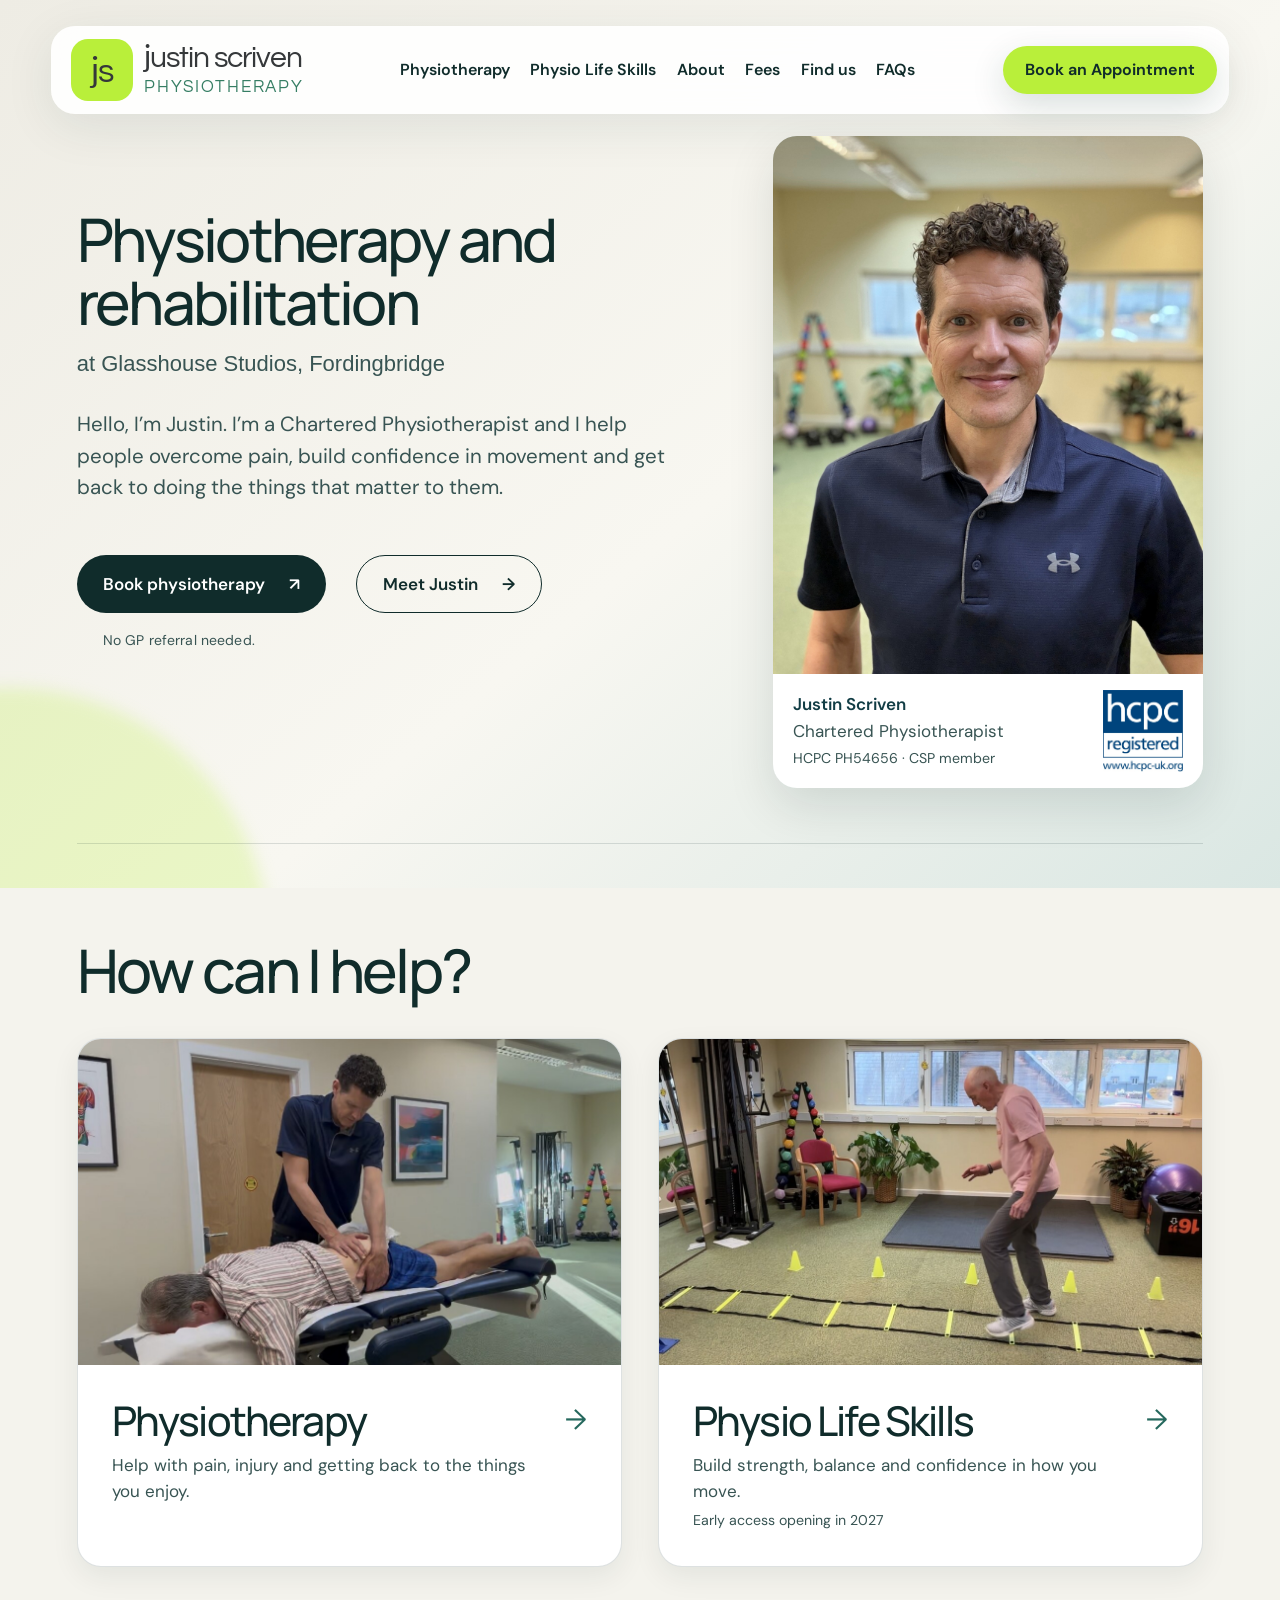
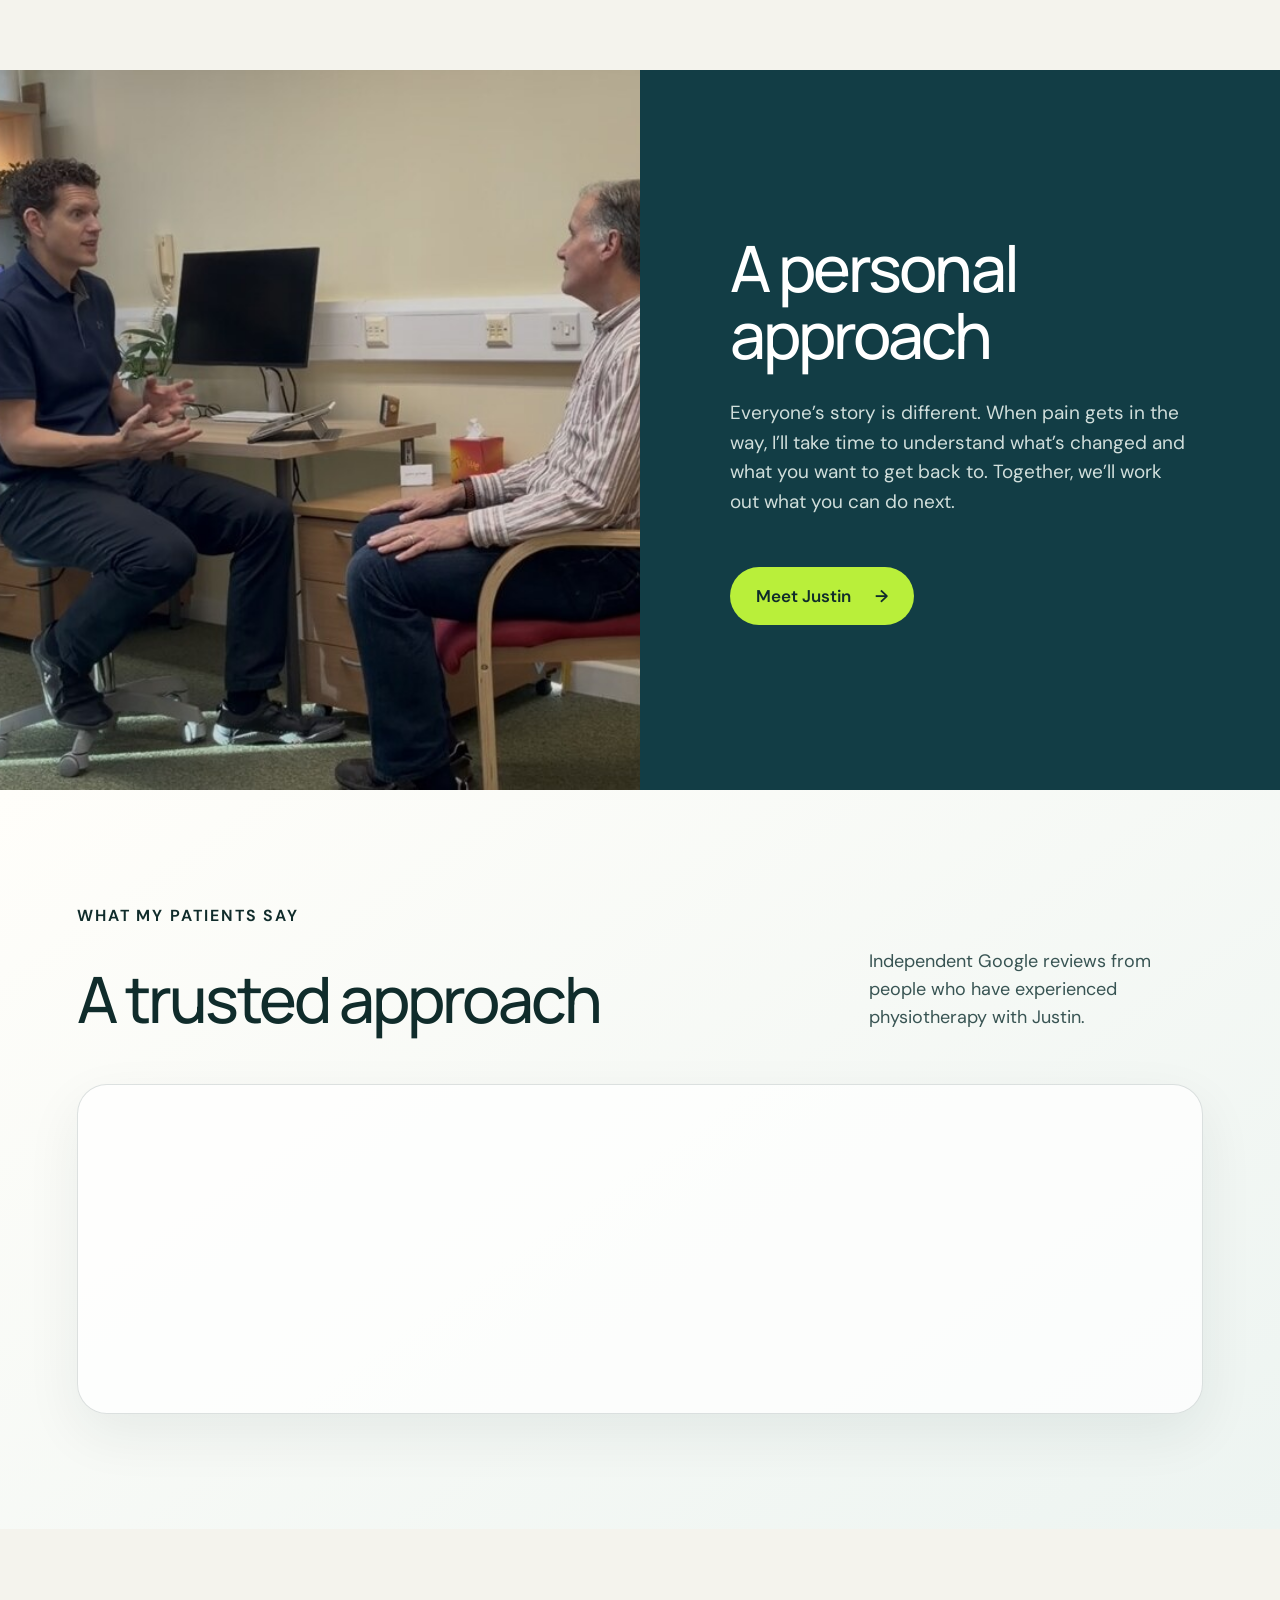
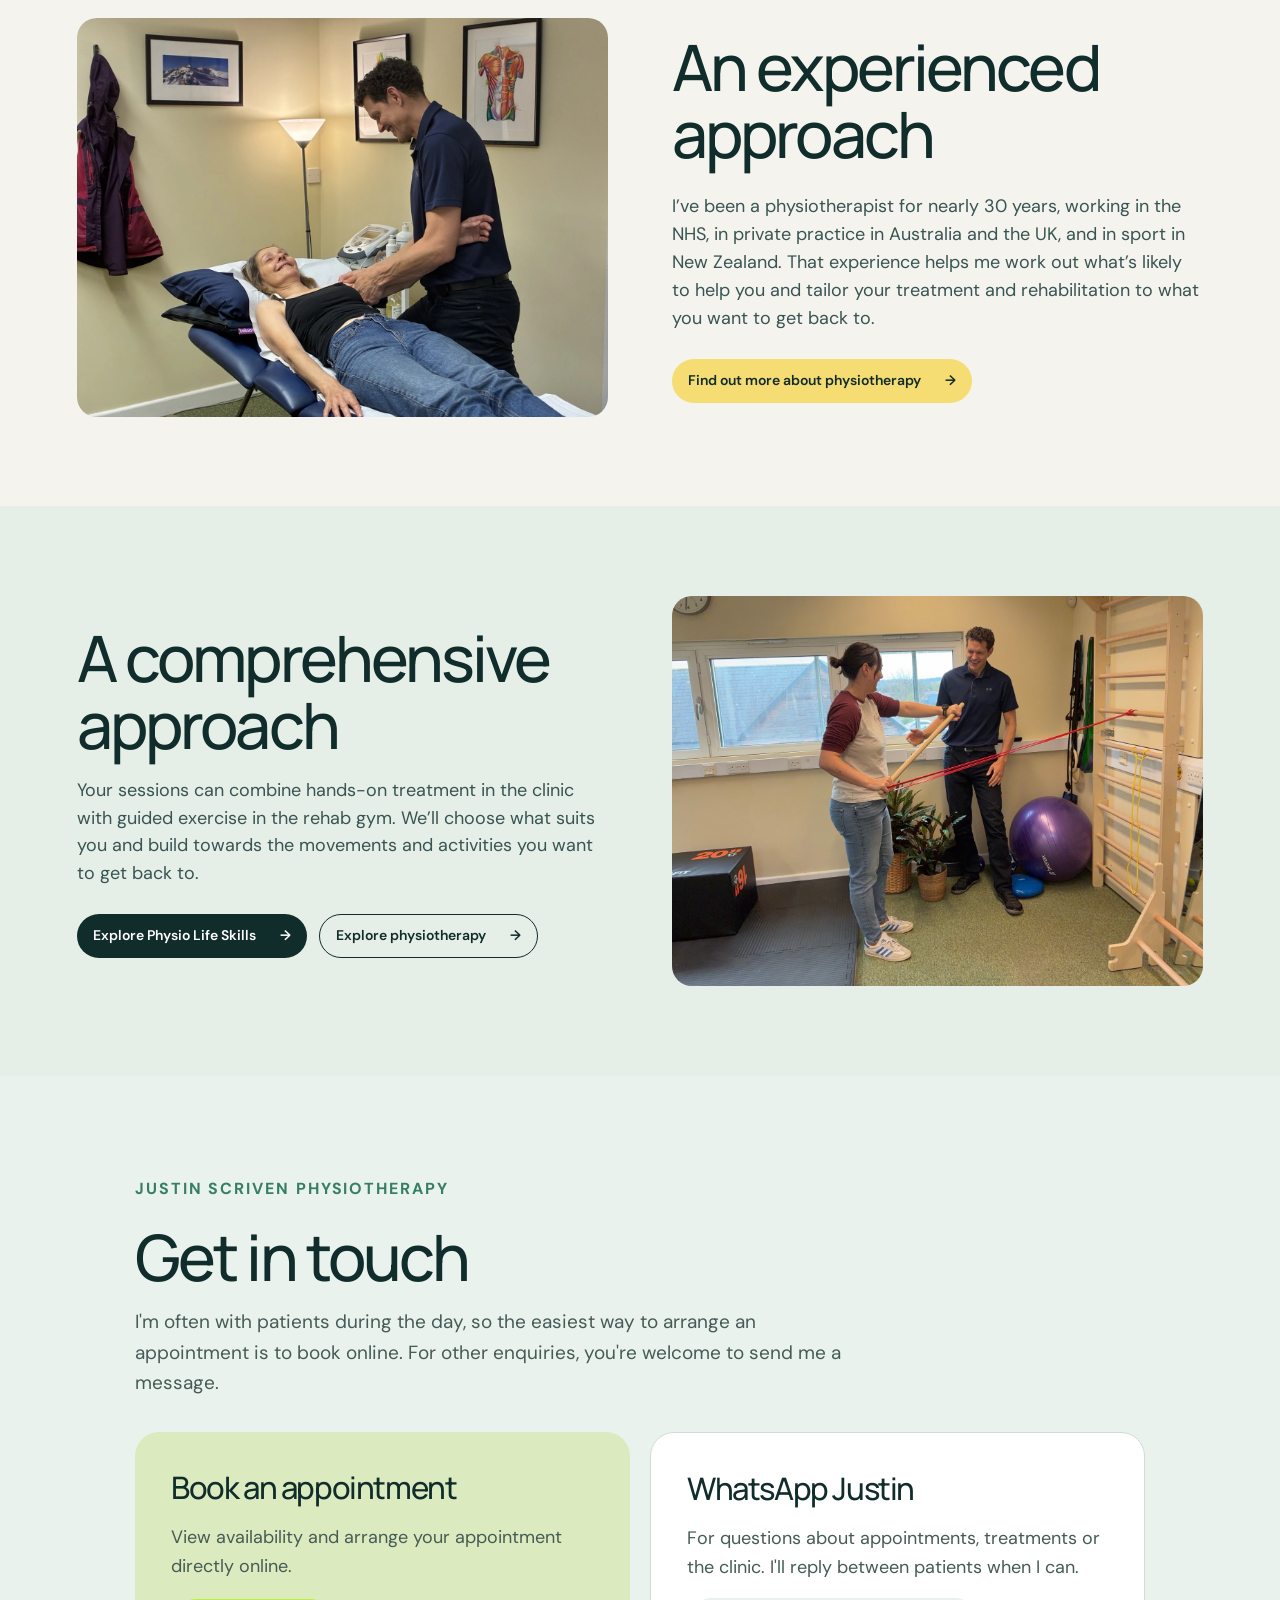
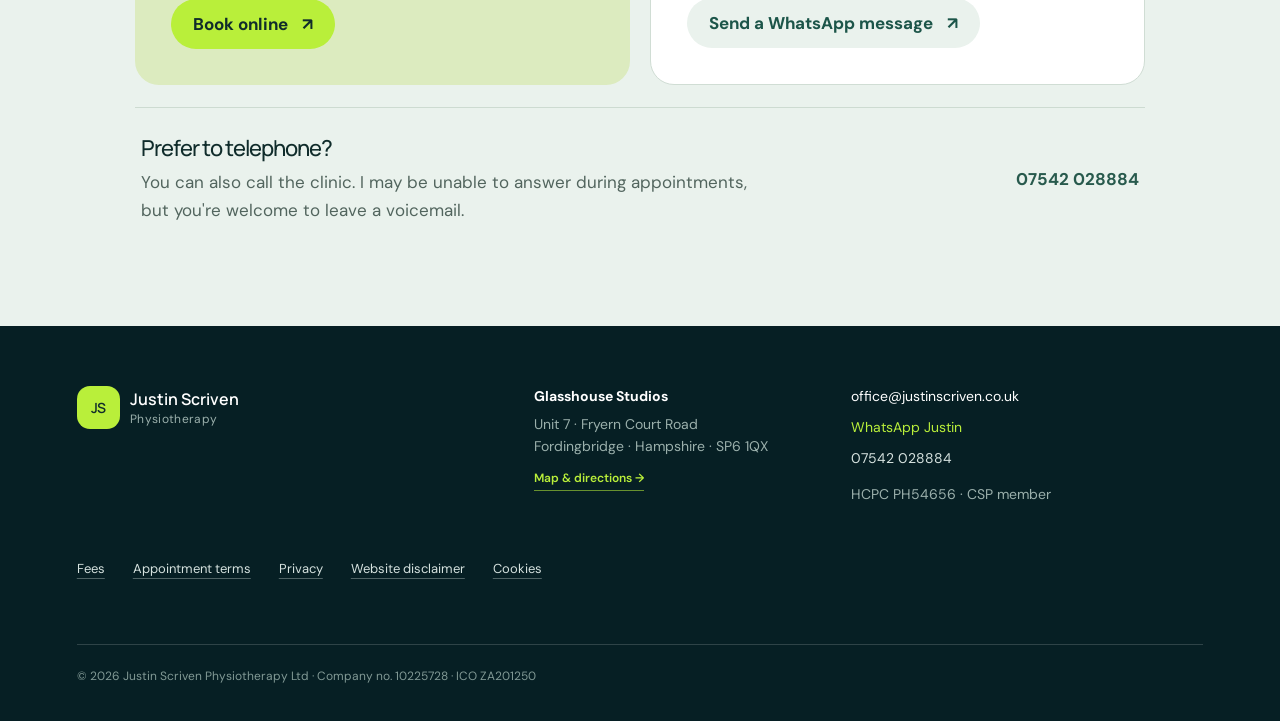
<file: index.html>
<!doctype html>
<html lang="en-GB">
<head>
  <meta charset="utf-8">
  <meta name="viewport" content="width=device-width, initial-scale=1">
  <meta name="description" content="Personal physiotherapy and rehabilitation in Fordingbridge with Justin Scriven, Chartered Physiotherapist. Overcome pain, move better and stay active.">
  <title>Physiotherapy &amp; Rehabilitation in Fordingbridge | Justin Scriven</title>
  <link rel="canonical" href="https://justinscriven.co.uk/">
  <link rel="preconnect" href="https://fonts.googleapis.com">
  <link rel="preconnect" href="https://fonts.gstatic.com" crossorigin>
  <link href="https://fonts.googleapis.com/css2?family=DM+Sans:wght@400;500;600&family=Manrope:wght@400;500;600&display=swap" rel="stylesheet">
  <link rel="stylesheet" href="styles.css">
<link href="https://fonts.googleapis.com/css2?family=Questrial&display=swap" rel="stylesheet">
<link href="https://fonts.googleapis.com/css2?family=Lato:wght@400&display=swap" rel="stylesheet">
</head>
<body>
  <a class="skip" href="#main">Skip to main content</a>

  <header class="site-header">
    <nav class="nav-shell" aria-label="Main navigation">
      <a class="brand" href="#top" aria-label="Justin Scriven Physiotherapy home">
        <span class="brand-mark" aria-hidden="true"><span class="brand-initials"><span class="brand-hook-j">j</span>s</span></span>
        <span><strong><span class="brand-hook-j">j</span>ustin scriven</strong><small>PHYSIOTHERAPY</small></span>
      </a>
      <a class="compact-book" href="https://justin-scriven-physiotherapy-limited.uk1.cliniko.com/bookings#service" target="_blank" rel="noopener">Book</a>
      <button class="menu-button" aria-expanded="false" aria-controls="main-menu">Menu</button>
      <div class="nav-links" id="main-menu">
        <a href="physiotherapy.html">Physiotherapy</a>
        <a href="physio-life-skills.html">Physio Life Skills</a>
        <a href="about.html">About</a>
        <a href="fees.html">Fees</a>
        <a href="directions.html">Find us</a>
        <a href="faqs.html">FAQs</a>
      </div>
      <a class="header-book" href="https://justin-scriven-physiotherapy-limited.uk1.cliniko.com/bookings#service" target="_blank" rel="noopener">Book an Appointment</a>
    </nav>
  </header>

  <main id="main">
    <section class="hero home-hero" id="top">
      <div class="hero-copy">
        <h1 class="home-purpose-title">Physiotherapy and rehabilitation</h1>
        <p class="home-hero-location">at Glasshouse Studios, Fordingbridge</p>
        <p class="intro">Hello, I’m Justin. I’m a Chartered Physiotherapist and I help people overcome pain, build confidence in movement and get back to doing the things that matter to them.</p>
        <div class="hero-actions">
          <a class="button" href="https://justin-scriven-physiotherapy-limited.uk1.cliniko.com/bookings#service" target="_blank" rel="noopener">Book physiotherapy <span>&#x2197;&#xFE0E;</span></a>
          <a class="button home-meet-button" href="about.html">Meet Justin <span>&#x2192;&#xFE0E;</span></a>
        </div>
        <p class="hero-reassurance">No GP referral needed.</p>
      </div>
      <figure class="hero-visual soft-hero-photo">
        <img class="home-hero-portrait" src="assets/justin-homepage-portrait.jpg" width="1152" height="1440" alt="Justin Scriven in his physiotherapy clinic">
        <figcaption class="home-portrait-caption">
          <div>
            Justin Scriven <span>Chartered Physiotherapist</span>
            <small>HCPC PH54656 · CSP member</small>
          </div>
          <img class="home-hcpc-logo" src="assets/hcpc-registered.jpg" width="666" height="684" alt="HCPC registered">
        </figcaption>
      </figure>
      <div class="hero-foot">
      </div>
    </section>

    <section class="home-services" id="physio" aria-labelledby="home-services-heading">
      <h2 id="home-services-heading">How can I help?</h2>
      <div class="home-service-cards">
        <a class="home-service-card" href="physiotherapy.html">
          <img src="assets/home-physiotherapy-treatment.jpg" width="1100" height="660" alt="Justin providing hands-on treatment on the clinic couch" loading="lazy">
          <div class="home-service-card-copy">
            <h3>Physiotherapy</h3>
            <p>Help with pain, injury and getting back to the things you enjoy.</p>
            <span aria-hidden="true">&#x2192;&#xFE0E;</span>
          </div>
        </a>
        <a class="home-service-card" href="physio-life-skills.html">
          <img src="assets/home-life-skills-stepping.jpg" width="1100" height="660" alt="A person practising stepping and balance using a floor ladder" loading="lazy">
          <div class="home-service-card-copy">
            <h3>Physio Life Skills</h3>
            <p>Build strength, balance and confidence in how you move.<small>Early access opening in 2027</small></p>
            <span aria-hidden="true">&#x2192;&#xFE0E;</span>
          </div>
        </a>
      </div>
    </section>

    <section class="about" id="about">
      <div class="about-image"><img src="assets/first-appointment-mobile.jpg" width="828" height="620" alt="Justin listening to a patient seated across from him in the clinic" loading="lazy"></div>
      <div class="about-copy">
        <h2 class="home-personal-title">A personal approach</h2>
        <p>Everyone’s story is different. When pain gets in the way, I’ll take time to understand what’s changed and what you want to get back to. Together, we’ll work out what you can do next.</p>
        <a class="button button-bright home-personal-action" href="about.html">Meet Justin <span>&#x2192;&#xFE0E;</span></a>
      </div>
    </section>

    <section class="reviews-section reviews-home" aria-labelledby="home-reviews-heading">
      <div class="reviews-heading">
        <p class="eyebrow">What my patients say</p>
        <h2 id="home-reviews-heading">A trusted approach</h2>
        <p>Independent Google reviews from people who have experienced physiotherapy with Justin.</p>
      </div>
      <div class="reviews-widget">
        <!-- Elfsight Google Reviews | Justin Scriven Physiotherapy -->
        <script src="https://elfsightcdn.com/platform.js" async></script>
        <div class="elfsight-app-758f59f5-1443-44bd-9cb5-10deada2105e" data-elfsight-app-lazy></div>
      </div>
    </section>

    <section class="home-experience" aria-labelledby="home-experience-heading">
      <img src="assets/home-experienced-approach.webp" width="1440" height="1080" loading="lazy" alt="Justin providing hands-on treatment to a person lying on the treatment couch">
      <div>
        <h2 id="home-experience-heading">An experienced approach</h2>
        <p>I’ve been a physiotherapist for nearly 30 years, working in the NHS, in private practice in Australia and the UK, and in sport in New Zealand. That experience helps me work out what’s likely to help you and tailor your treatment and rehabilitation to what you want to get back to.</p>
        <div class="home-approach-actions">
          <a class="button home-button-yellow" href="physiotherapy.html">Find out more about physiotherapy <span aria-hidden="true">&#x2192;&#xFE0E;</span></a>
        </div>
      </div>
    </section>

    <section class="home-experience home-comprehensive" aria-labelledby="home-comprehensive-heading">
      <div>
        <h2 id="home-comprehensive-heading">A comprehensive approach</h2>
        <p>Your sessions can combine hands-on treatment in the clinic with guided exercise in the rehab gym. We’ll choose what suits you and build towards the movements and activities you want to get back to.</p>
        <div class="home-approach-actions">
          <a class="button" href="physio-life-skills.html">Explore Physio Life Skills <span aria-hidden="true">&#x2192;&#xFE0E;</span></a>
          <a class="button home-button-outline" href="physiotherapy.html">Explore physiotherapy <span aria-hidden="true">&#x2192;&#xFE0E;</span></a>
        </div>
      </div>
      <img src="assets/guided-resistance-band-exercise.jpg" width="1536" height="1129" loading="lazy" alt="Justin guiding a resistance band exercise in the rehabilitation gym">
    </section>

    <section class="contact contact-reception" id="contact" aria-labelledby="get-in-touch-heading">
      <div class="contact-reception-inner">
        <p class="eyebrow">Justin Scriven Physiotherapy</p>
        <h2 id="get-in-touch-heading">Get in touch</h2>
        <p class="contact-reception-intro">I'm often with patients during the day, so the easiest way to arrange an appointment is to book online. For other enquiries, you're welcome to send me a message.</p>
        <div class="contact-reception-grid">
          <div class="contact-reception-card contact-reception-book">
            <h3>Book an appointment</h3>
            <p>View availability and arrange your appointment directly online.</p>
            <a class="contact-reception-action contact-reception-book-action" href="https://justin-scriven-physiotherapy-limited.uk1.cliniko.com/bookings#service" target="_blank" rel="noopener">Book online <span aria-hidden="true">&#x2197;&#xFE0E;</span></a>
          </div>
          <div class="contact-reception-card contact-reception-whatsapp">
            <h3>WhatsApp Justin</h3>
            <p>For questions about appointments, treatments or the clinic. I'll reply between patients when I can.</p>
            <a class="contact-reception-action contact-reception-whatsapp-action" href="https://wa.me/447542028884" target="_blank" rel="noopener" aria-label="Send Justin a message on WhatsApp">Send a WhatsApp message <span aria-hidden="true">&#x2197;&#xFE0E;</span></a>
          </div>
        </div>
        <div class="contact-reception-phone">
          <div>
            <h3>Prefer to telephone?</h3>
            <p>You can also call the clinic. I may be unable to answer during appointments, but you're welcome to leave a voicemail.</p>
          </div>
          <a href="tel:+447542028884" aria-label="Call Justin Scriven Physiotherapy on 07542 028884">07542 028884</a>
        </div>
      </div>
    </section>
  </main>

  <footer>
    <a class="brand footer-brand" href="#top"><span class="brand-mark">JS</span><span><strong>Justin Scriven</strong><small>Physiotherapy</small></span></a>
    <a class="footer-location" href="directions.html"><strong>Glasshouse Studios</strong><span>Unit 7 · Fryern Court Road<br>Fordingbridge · Hampshire · SP6 1QX</span><small>Map &amp; directions &#x2192;&#xFE0E;</small></a>
    <div class="footer-contact"><a href="mailto:office@justinscriven.co.uk">office@justinscriven.co.uk</a><a href="https://wa.me/447542028884" target="_blank" rel="noopener">WhatsApp Justin</a><a href="tel:+447542028884">07542 028884</a><span>HCPC PH54656 · CSP member</span></div>
    <div class="footer-legal"><a href="fees.html">Fees</a><a href="legal.html#appointments">Appointment terms</a><a href="legal.html#privacy">Privacy</a><a href="legal.html#disclaimer">Website disclaimer</a><a href="legal.html#cookies">Cookies</a></div>
    <p>© 2026 Justin Scriven Physiotherapy Ltd · Company no. 10225728 · ICO ZA201250</p>
  </footer>

  <script src="script.js"></script>
</body>
</html>
</file>
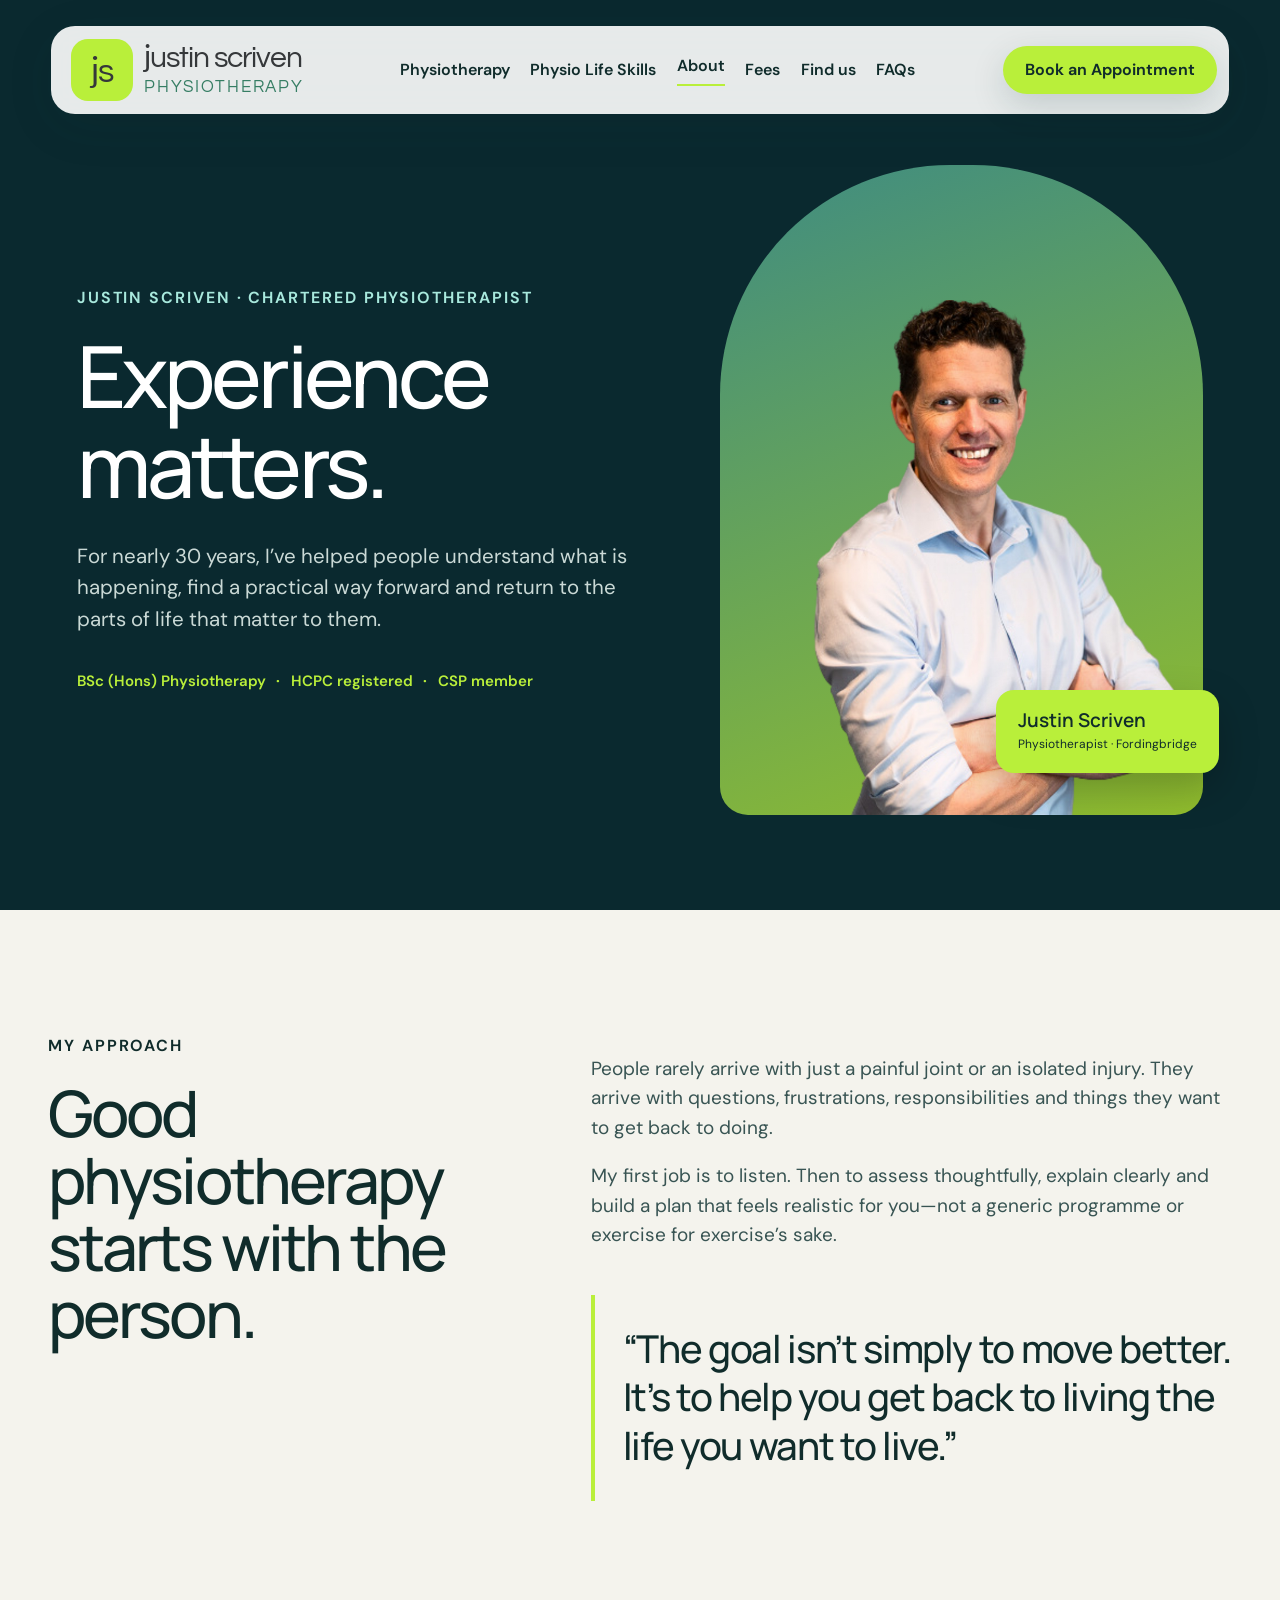
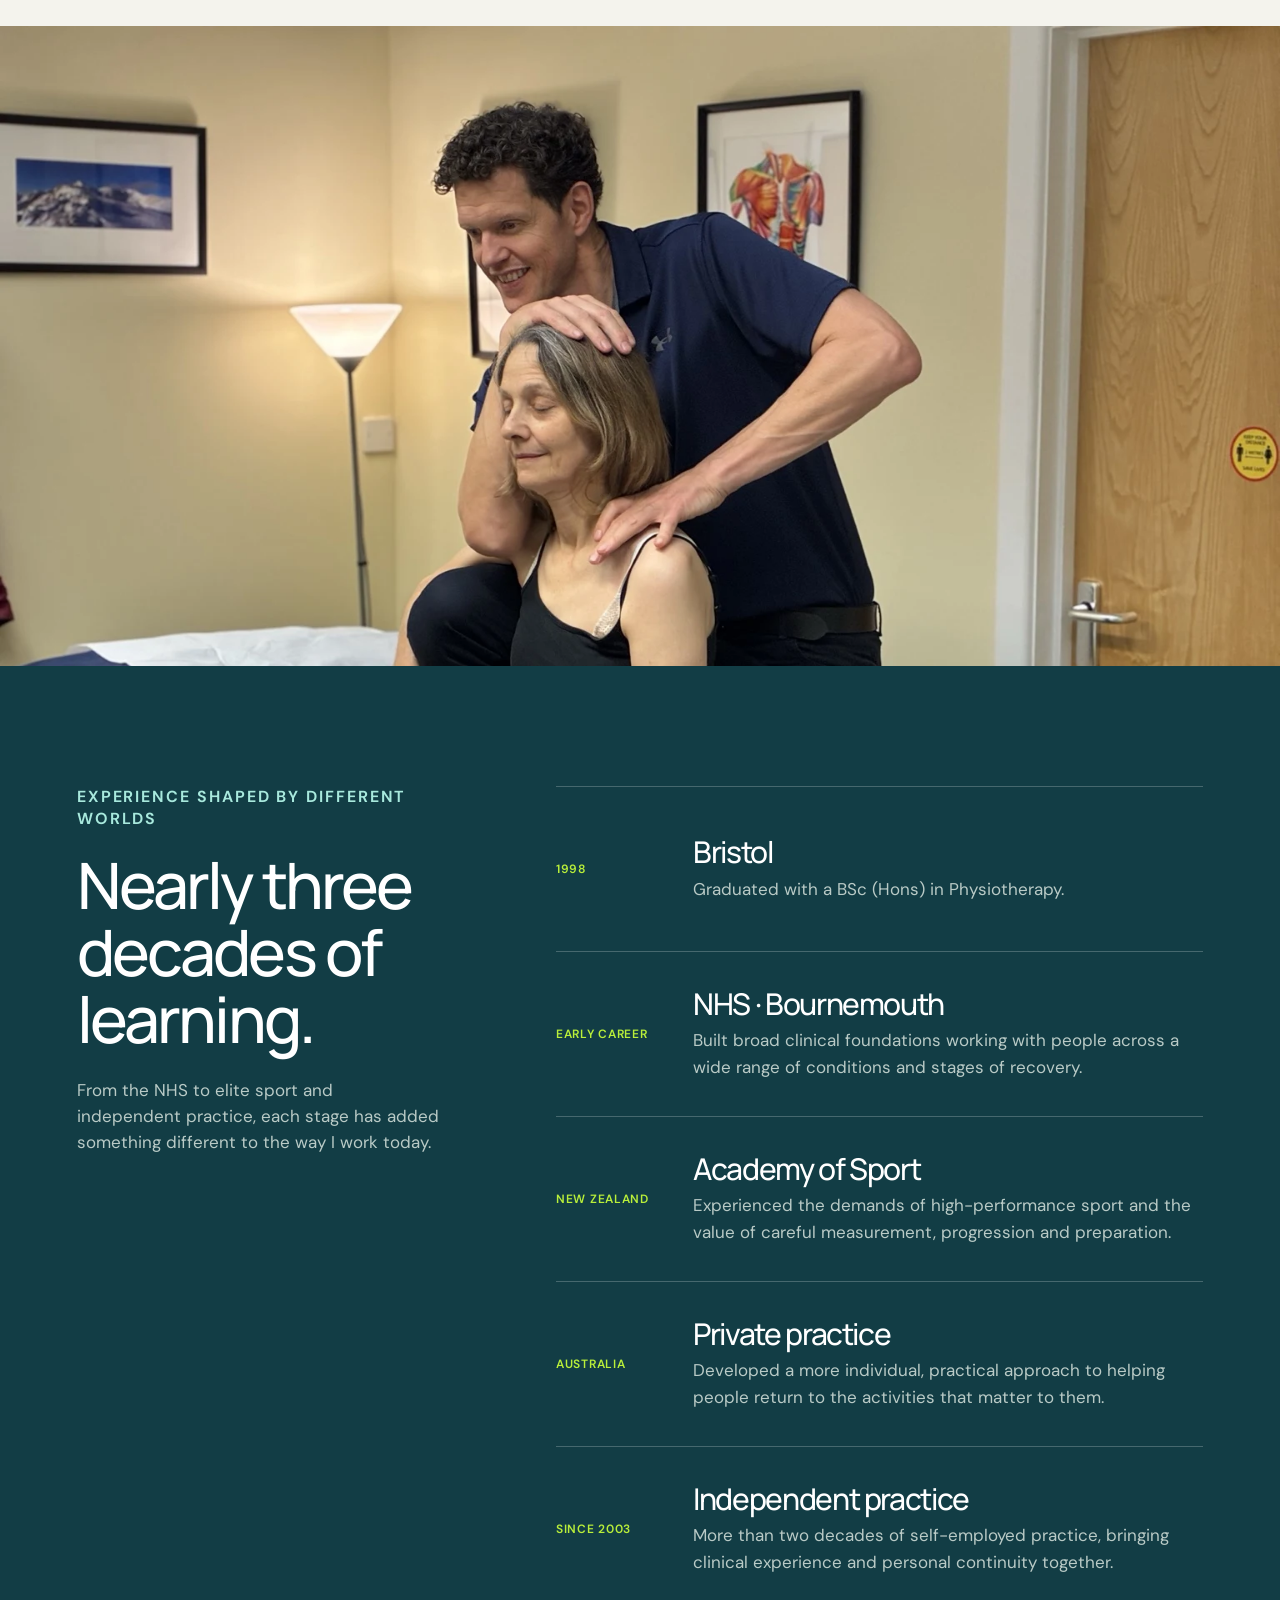
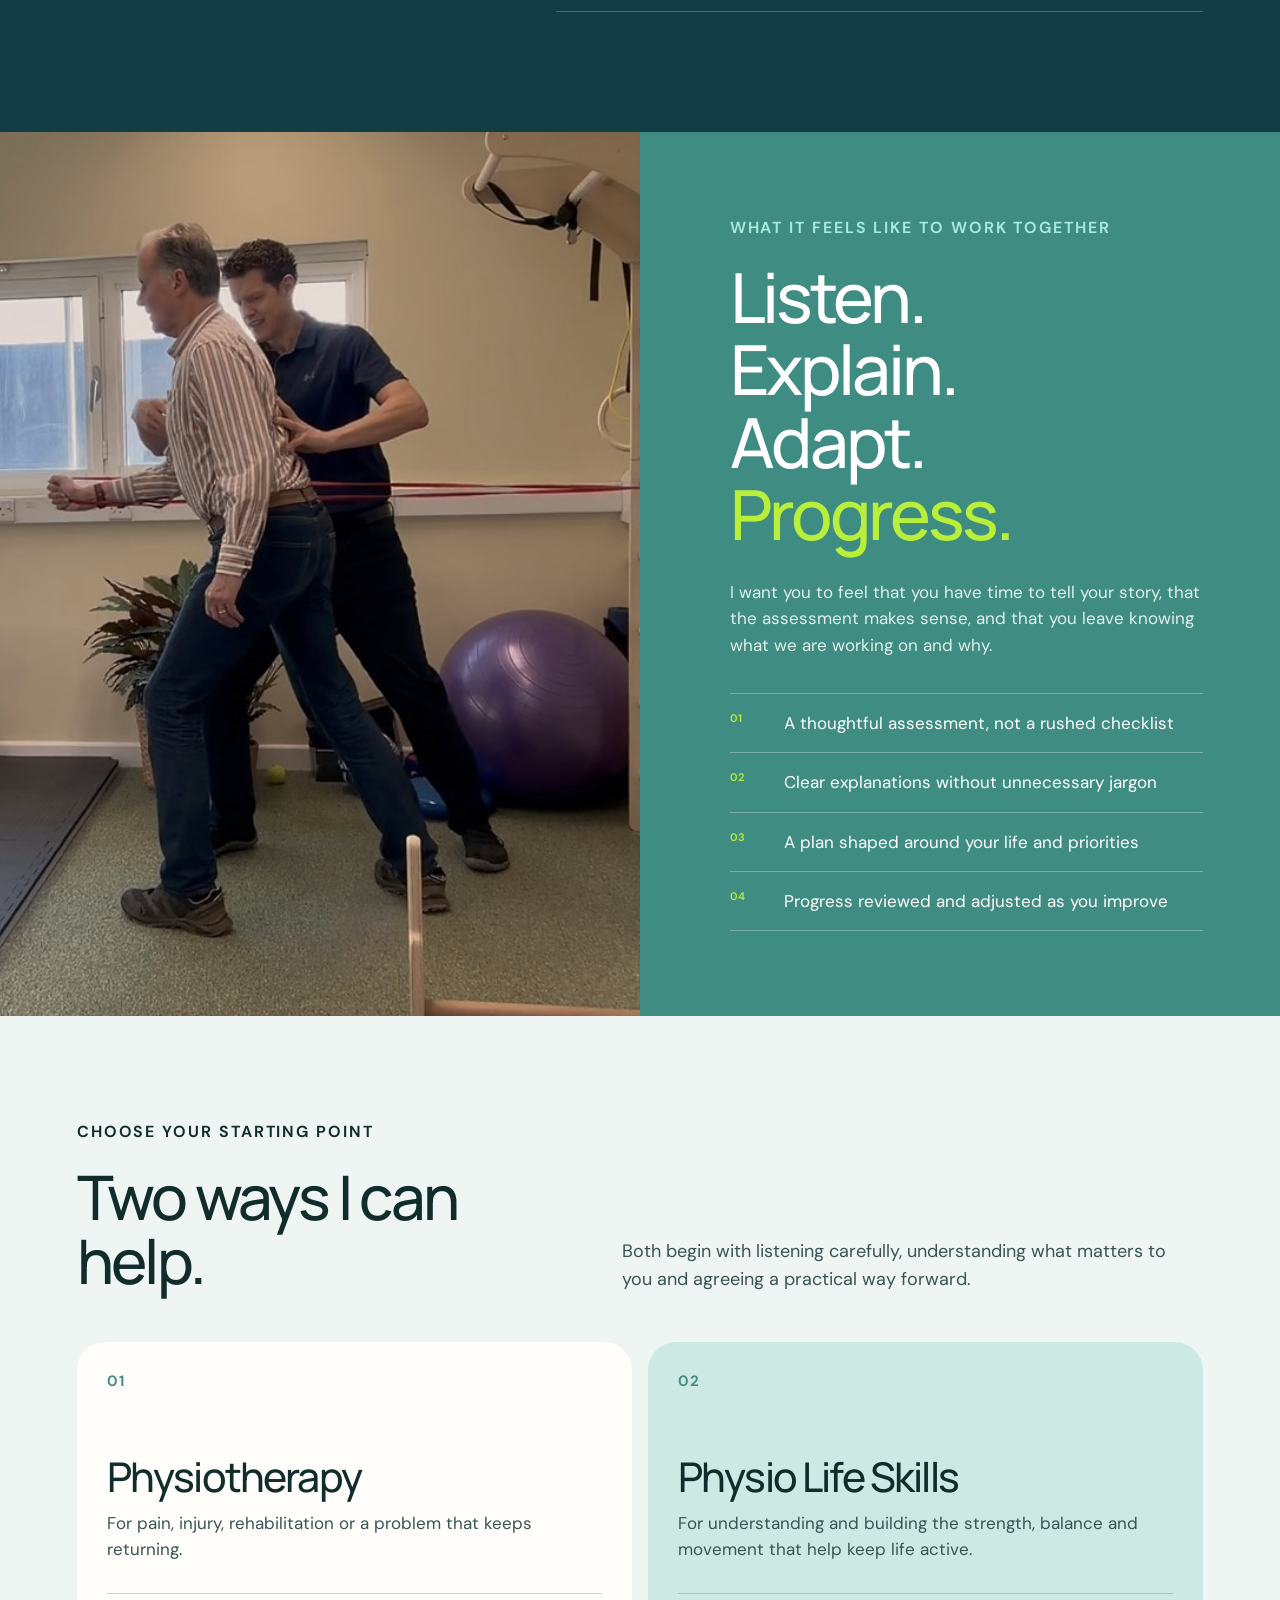
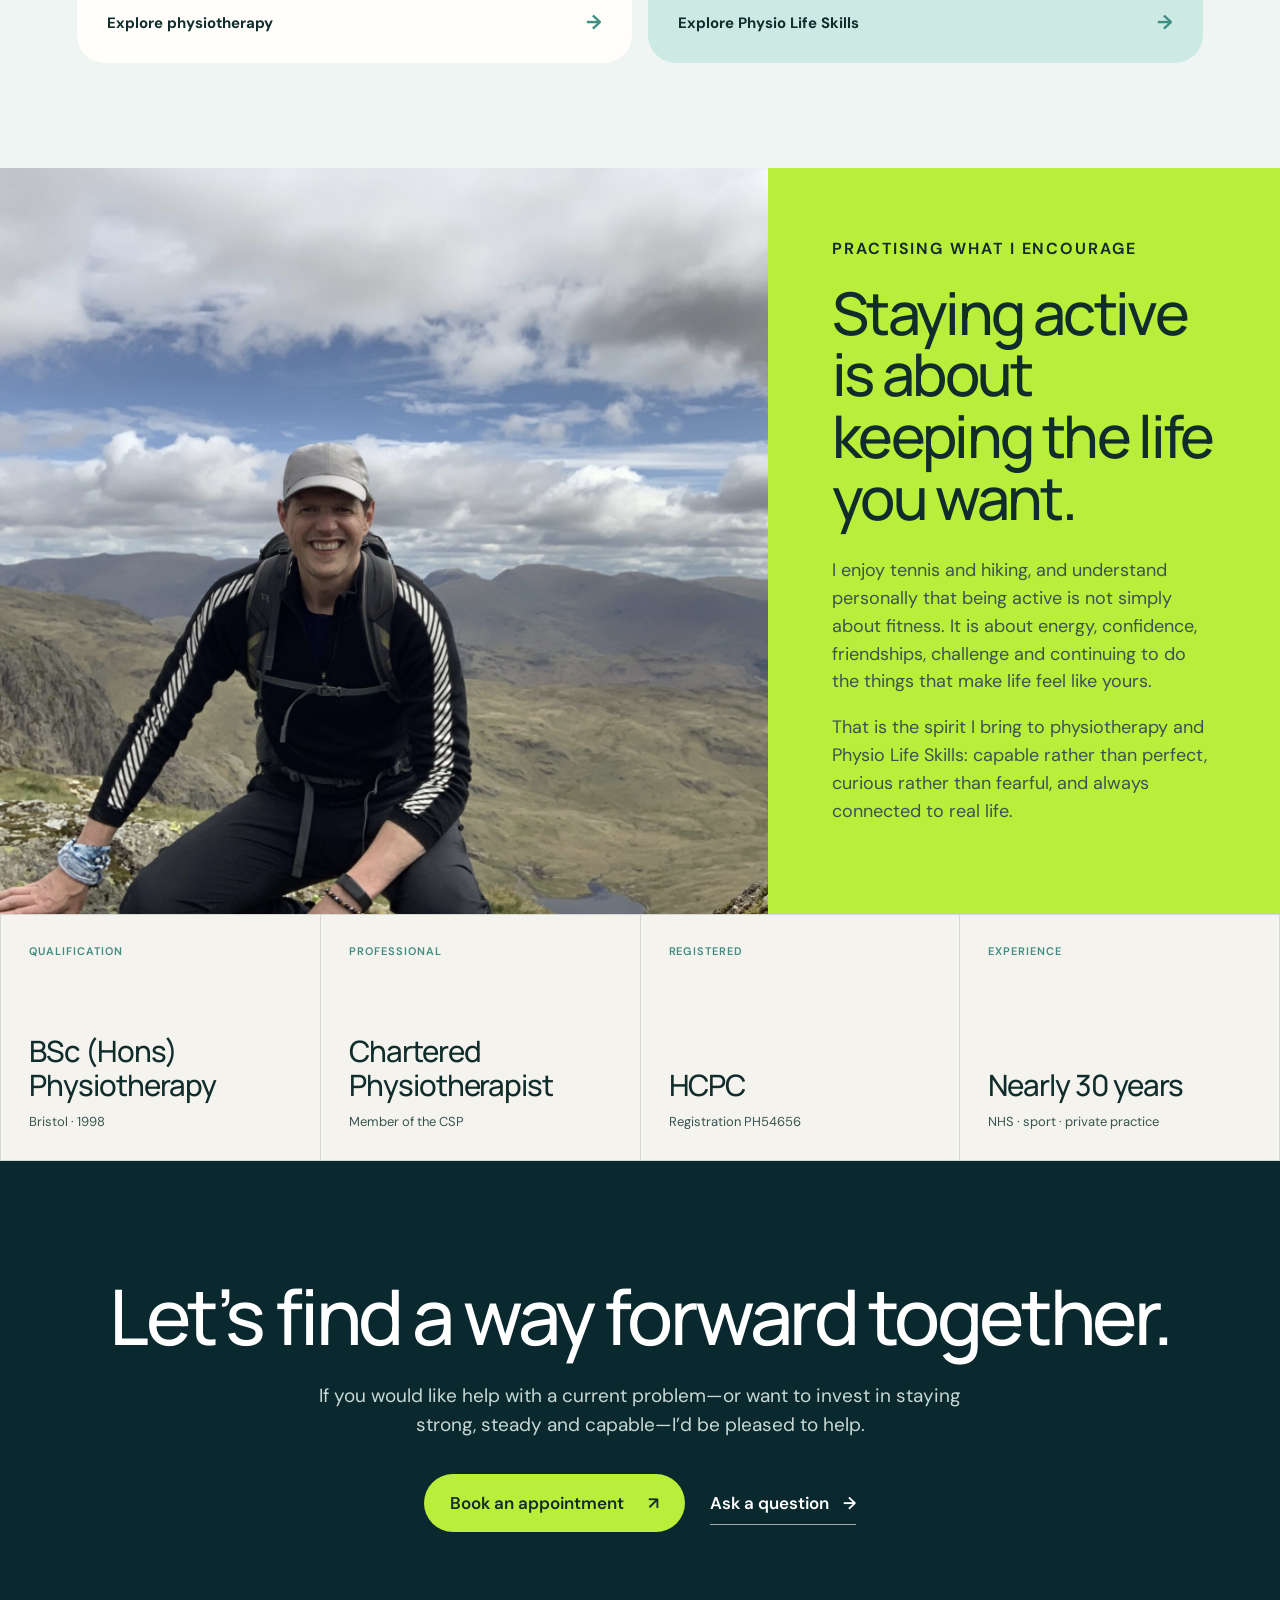
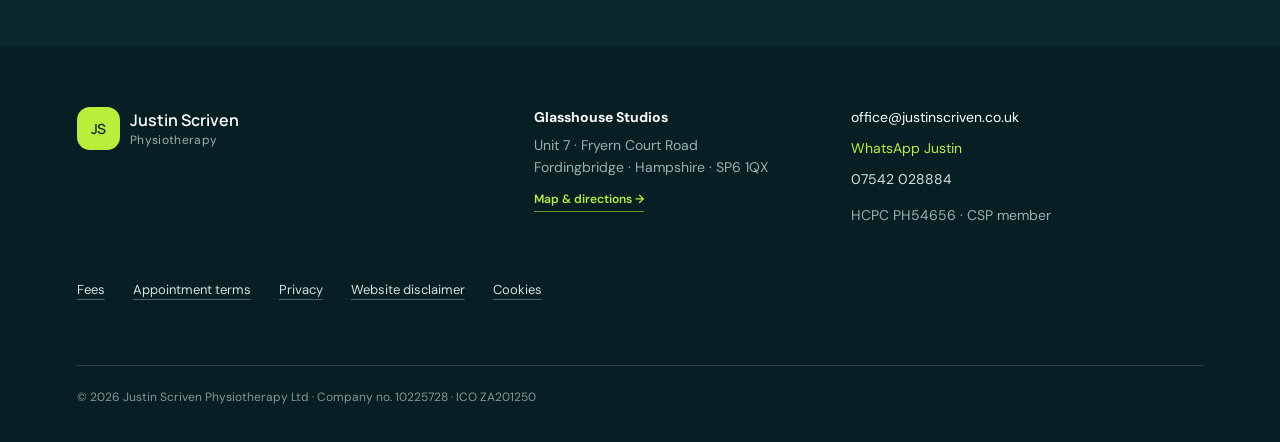
<file: about.html>
<!doctype html>
<html lang="en-GB">
<head>
  <meta charset="utf-8">
  <meta name="viewport" content="width=device-width, initial-scale=1">
  <meta name="description" content="Meet Justin Scriven, Chartered Physiotherapist in Fordingbridge. Nearly 30 years of experience across the NHS, elite sport and private practice.">
  <title>About Justin | Justin Scriven Physiotherapy</title>
  <link rel="canonical" href="https://justinscriven.co.uk/about.html">
  <link rel="preconnect" href="https://fonts.googleapis.com">
  <link rel="preconnect" href="https://fonts.gstatic.com" crossorigin>
  <link href="https://fonts.googleapis.com/css2?family=DM+Sans:wght@400;500;600&family=Manrope:wght@400;500;600&display=swap" rel="stylesheet">
  <link rel="stylesheet" href="styles.css">
<link href="https://fonts.googleapis.com/css2?family=Questrial&display=swap" rel="stylesheet">
<link href="https://fonts.googleapis.com/css2?family=Lato:wght@400&display=swap" rel="stylesheet">
</head>
<body class="inner-page about-page">
  <a class="skip" href="#main">Skip to main content</a>

  <header class="site-header">
    <nav class="nav-shell" aria-label="Main navigation">
      <a class="brand" href="index.html" aria-label="Justin Scriven Physiotherapy home">
        <span class="brand-mark" aria-hidden="true"><span class="brand-initials"><span class="brand-hook-j">j</span>s</span></span>
        <span><strong><span class="brand-hook-j">j</span>ustin scriven</strong><small>PHYSIOTHERAPY</small></span>
      </a>
      <a class="compact-book" href="https://justin-scriven-physiotherapy-limited.uk1.cliniko.com/bookings#service" target="_blank" rel="noopener">Book</a>
      <button class="menu-button" aria-expanded="false" aria-controls="main-menu">Menu</button>
      <div class="nav-links" id="main-menu">
        <a href="physiotherapy.html">Physiotherapy</a>
        <a href="physio-life-skills.html">Physio Life Skills</a>
        <a class="active" href="about.html" aria-current="page">About</a>
        <a href="fees.html">Fees</a>
        <a href="directions.html">Find us</a>
        <a href="faqs.html">FAQs</a>
      </div>
      <a class="header-book" href="https://justin-scriven-physiotherapy-limited.uk1.cliniko.com/bookings#service" target="_blank" rel="noopener">Book an Appointment</a>
    </nav>
  </header>

  <main id="main">
    <section class="about-hero">
      <div class="about-hero-copy">
        <p class="eyebrow light">Justin Scriven · Chartered Physiotherapist</p>
        <h1>Experience matters.</h1>
        <p class="intro">For nearly 30 years, I’ve helped people understand what is happening, find a practical way forward and return to the parts of life that matter to them.</p>
        <div class="about-hero-facts" aria-label="Professional credentials">
          <span>BSc (Hons) Physiotherapy</span>
          <span><b aria-hidden="true">·</b> HCPC registered</span>
          <span><b aria-hidden="true">·</b> CSP member</span>
        </div>
      </div>
      <figure class="about-portrait">
        <img src="assets/justin.png" alt="Justin Scriven, Chartered Physiotherapist">
        <figcaption><strong>Justin Scriven</strong><span>Physiotherapist · Fordingbridge</span></figcaption>
      </figure>
    </section>

    <section class="about-belief">
      <div>
        <p class="eyebrow">My approach</p>
        <h2>Good physiotherapy starts with the person.</h2>
      </div>
      <div class="about-belief-copy">
        <p>People rarely arrive with just a painful joint or an isolated injury. They arrive with questions, frustrations, responsibilities and things they want to get back to doing.</p>
        <p>My first job is to listen. Then to assess thoughtfully, explain clearly and build a plan that feels realistic for you—not a generic programme or exercise for exercise’s sake.</p>
        <blockquote>“The goal isn’t simply to move better. It’s to help you get back to living the life you want to live.”</blockquote>
      </div>
    </section>

    <figure class="about-assessment-photo">
      <picture>
        <source media="(max-width: 700px)" srcset="assets/about-neck-assessment.webp" width="1536" height="1152">
        <img src="assets/about-neck-assessment.webp" width="1536" height="1152" loading="lazy" alt="Justin assessing a seated patient’s neck and shoulder">
      </picture>
    </figure>

    <section class="career-section" aria-labelledby="career-heading">
      <div class="career-heading">
        <p class="eyebrow light">Experience shaped by different worlds</p>
        <h2 id="career-heading">Nearly three decades of learning.</h2>
        <p>From the NHS to elite sport and independent practice, each stage has added something different to the way I work today.</p>
      </div>
      <ol class="career-timeline">
        <li><span>1998</span><div><h3>Bristol</h3><p>Graduated with a BSc (Hons) in Physiotherapy.</p></div></li>
        <li><span>Early career</span><div><h3>NHS · Bournemouth</h3><p>Built broad clinical foundations working with people across a wide range of conditions and stages of recovery.</p></div></li>
        <li><span>New Zealand</span><div><h3>Academy of Sport</h3><p>Experienced the demands of high-performance sport and the value of careful measurement, progression and preparation.</p></div></li>
        <li><span>Australia</span><div><h3>Private practice</h3><p>Developed a more individual, practical approach to helping people return to the activities that matter to them.</p></div></li>
        <li><span>Since 2003</span><div><h3>Independent practice</h3><p>More than two decades of self-employed practice, bringing clinical experience and personal continuity together.</p></div></li>
      </ol>
    </section>

    <section class="about-working">
      <figure><img src="assets/about-guided-rehabilitation.jpg" width="740" height="750" alt="Justin guiding a patient through a resistance band exercise in the clinic" loading="lazy"></figure>
      <div class="about-working-copy">
        <p class="eyebrow light">What it feels like to work together</p>
        <h2>Listen.<br>Explain.<br>Adapt.<br><em>Progress.</em></h2>
        <p>I want you to feel that you have time to tell your story, that the assessment makes sense, and that you leave knowing what we are working on and why.</p>
        <ul>
          <li><span>01</span>A thoughtful assessment, not a rushed checklist</li>
          <li><span>02</span>Clear explanations without unnecessary jargon</li>
          <li><span>03</span>A plan shaped around your life and priorities</li>
          <li><span>04</span>Progress reviewed and adjusted as you improve</li>
        </ul>
      </div>
    </section>

    <section class="about-services" aria-labelledby="about-services-heading">
      <div class="about-services-heading">
        <p class="eyebrow">Choose your starting point</p>
        <h2 id="about-services-heading">Two ways I can help.</h2>
        <p>Both begin with listening carefully, understanding what matters to you and agreeing a practical way forward.</p>
      </div>
      <div class="about-service-grid">
        <a class="about-service-card about-service-physio" href="physiotherapy.html">
          <span class="about-service-number">01</span>
          <div>
            <h3>Physiotherapy</h3>
            <p>For pain, injury, rehabilitation or a problem that keeps returning.</p>
          </div>
          <strong>Explore physiotherapy <span>&#x2192;&#xFE0E;</span></strong>
        </a>
        <a class="about-service-card about-service-life" href="physio-life-skills.html">
          <span class="about-service-number">02</span>
          <div>
            <h3>Physio Life Skills</h3>
            <p>For understanding and building the strength, balance and movement that help keep life active.</p>
          </div>
          <strong>Explore Physio Life Skills <span>&#x2192;&#xFE0E;</span></strong>
        </a>
      </div>
    </section>


    <section class="about-active">
      <figure>
        <img src="assets/justin-hiking.jpg" alt="Justin Scriven smiling during a mountain walk" loading="lazy">
      </figure>
      <div class="about-active-copy">
        <p class="eyebrow">Practising what I encourage</p>
        <h2>Staying active is about keeping the life you want.</h2>
        <p>I enjoy tennis and hiking, and understand personally that being active is not simply about fitness. It is about energy, confidence, friendships, challenge and continuing to do the things that make life feel like yours.</p>
        <p>That is the spirit I bring to physiotherapy and Physio Life Skills: capable rather than perfect, curious rather than fearful, and always connected to real life.</p>
      </div>
    </section>

    <section class="about-credentials" aria-label="Professional information">
      <div><span>Qualification</span><strong>BSc (Hons) Physiotherapy</strong><small>Bristol · 1998</small></div>
      <div><span>Professional</span><strong>Chartered Physiotherapist</strong><small>Member of the CSP</small></div>
      <div><span>Registered</span><strong>HCPC</strong><small>Registration PH54656</small></div>
      <div><span>Experience</span><strong>Nearly 30 years</strong><small>NHS · sport · private practice</small></div>
    </section>

    <section class="about-contact">
      <h2>Let’s find a way forward together.</h2>
      <p>If you would like help with a current problem—or want to invest in staying strong, steady and capable—I’d be pleased to help.</p>
      <div>
        <a class="button button-bright" href="https://justin-scriven-physiotherapy-limited.uk1.cliniko.com/bookings#service" target="_blank" rel="noopener">Book an appointment <span>&#x2197;&#xFE0E;</span></a>
        <a class="text-link light-link" href="mailto:office@justinscriven.co.uk?subject=Enquiry%20for%20Justin">Ask a question <span>&#x2192;&#xFE0E;</span></a>
      </div>
    </section>
  </main>

  <footer>
    <a class="brand footer-brand" href="index.html"><span class="brand-mark">JS</span><span><strong>Justin Scriven</strong><small>Physiotherapy</small></span></a>
    <a class="footer-location" href="directions.html"><strong>Glasshouse Studios</strong><span>Unit 7 · Fryern Court Road<br>Fordingbridge · Hampshire · SP6 1QX</span><small>Map &amp; directions &#x2192;&#xFE0E;</small></a>
    <div class="footer-contact"><a href="mailto:office@justinscriven.co.uk">office@justinscriven.co.uk</a><a href="https://wa.me/447542028884" target="_blank" rel="noopener">WhatsApp Justin</a><a href="tel:+447542028884">07542 028884</a><span>HCPC PH54656 · CSP member</span></div>
    <div class="footer-legal"><a href="fees.html">Fees</a><a href="legal.html#appointments">Appointment terms</a><a href="legal.html#privacy">Privacy</a><a href="legal.html#disclaimer">Website disclaimer</a><a href="legal.html#cookies">Cookies</a></div>
    <p>© 2026 Justin Scriven Physiotherapy Ltd · Company no. 10225728 · ICO ZA201250</p>
  </footer>

  <script src="script.js"></script>
</body>
</html>
</file>
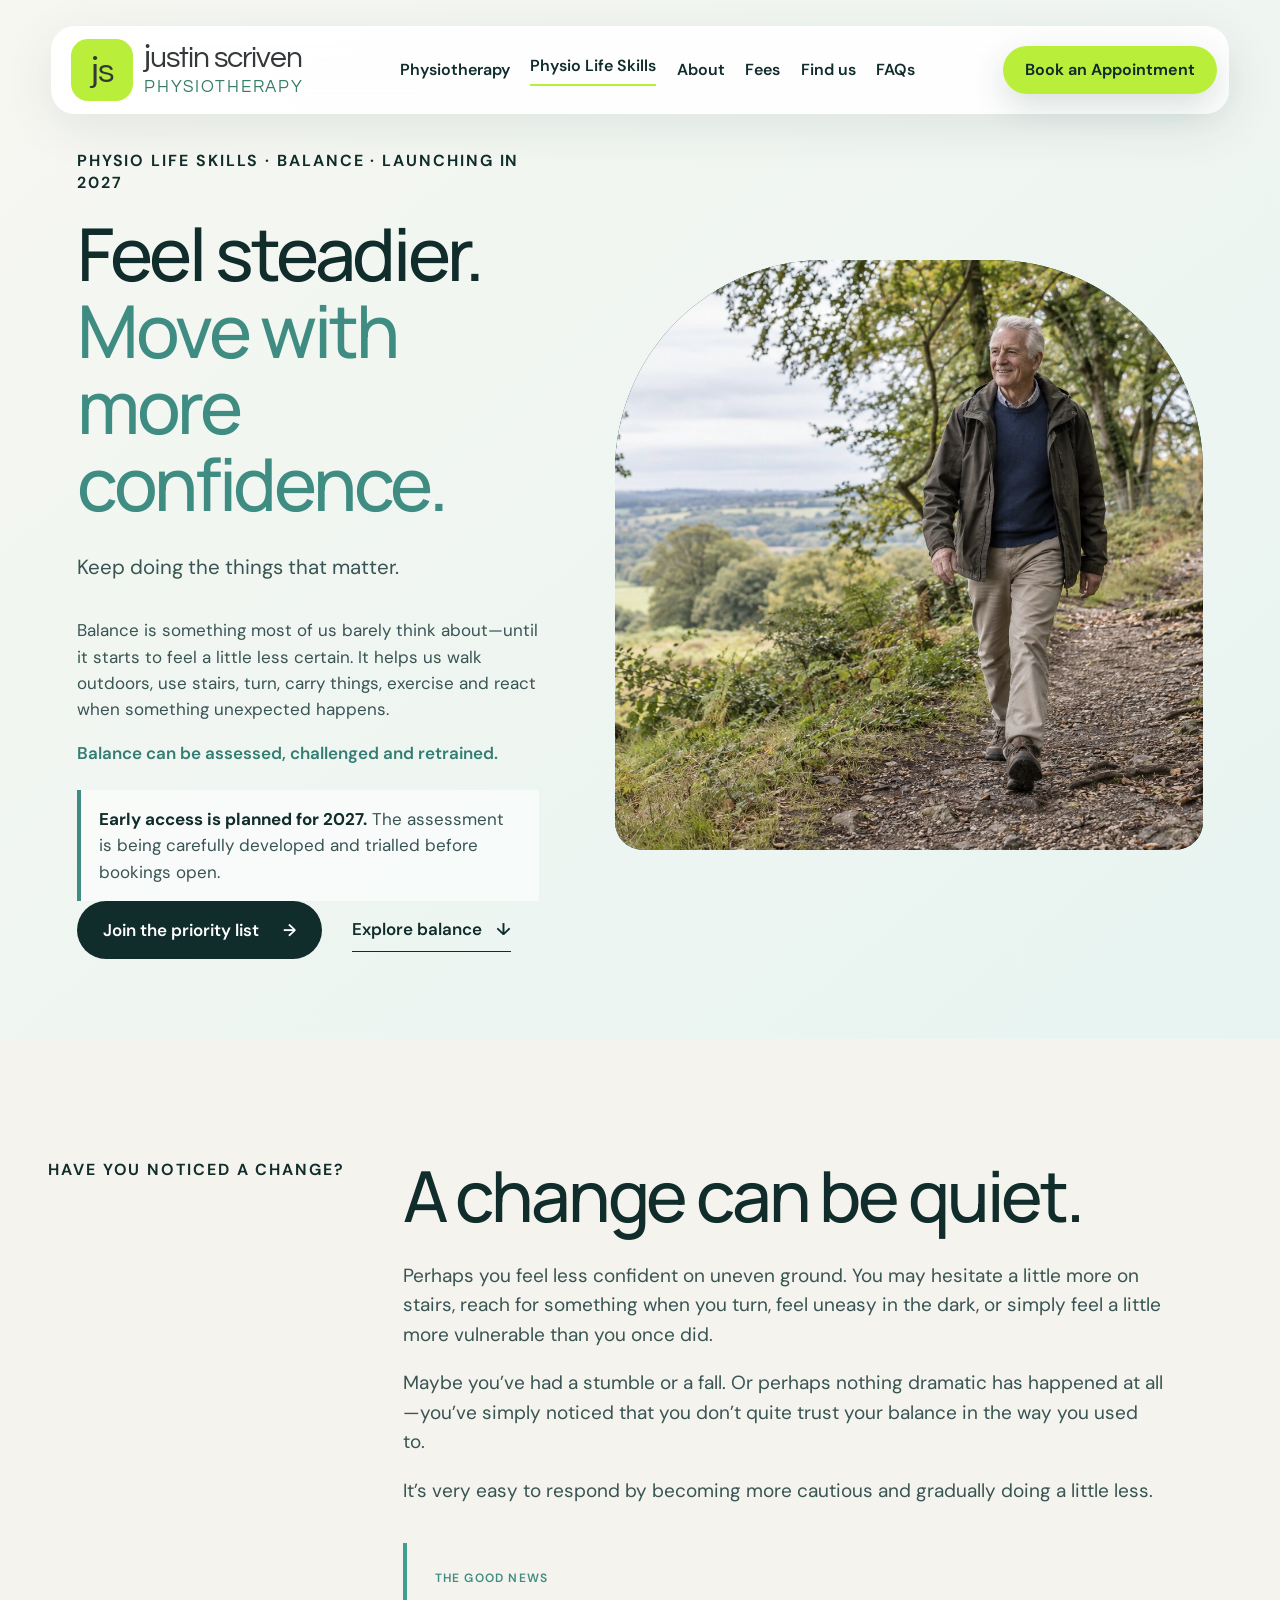
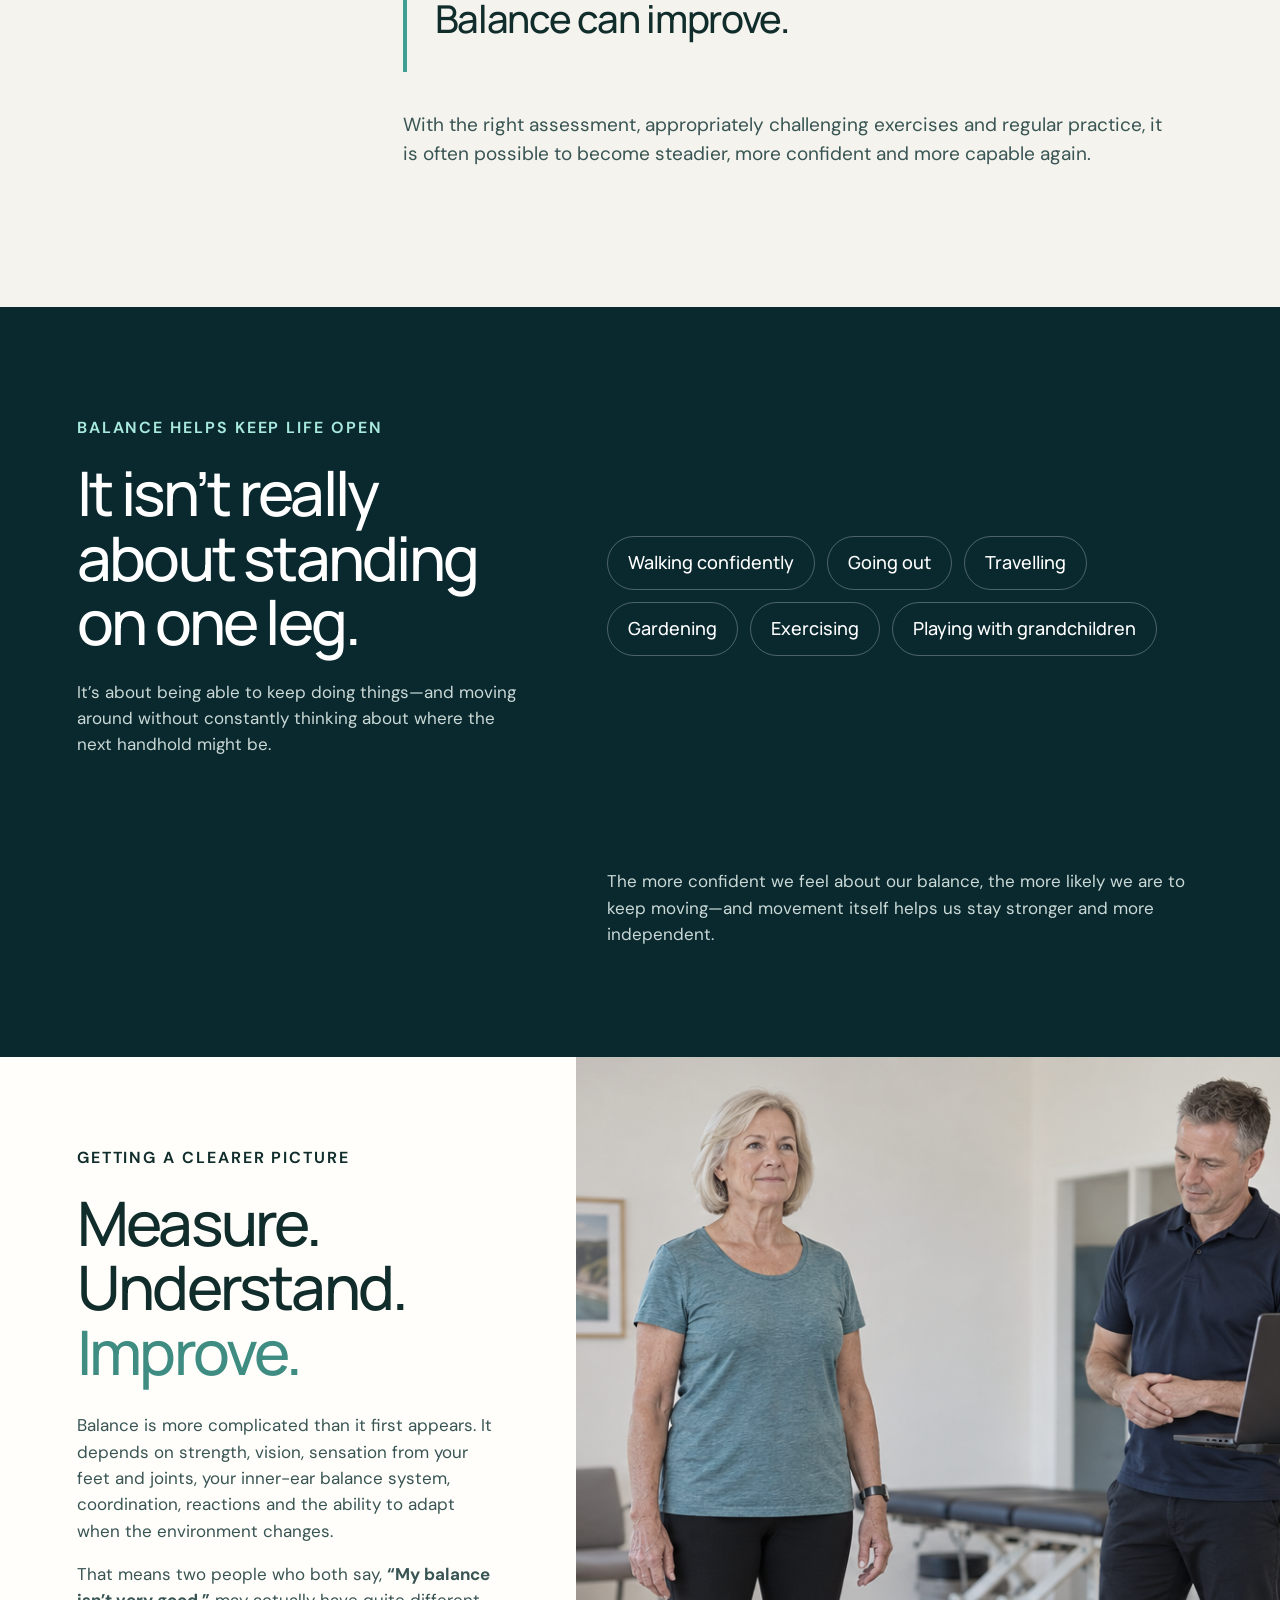
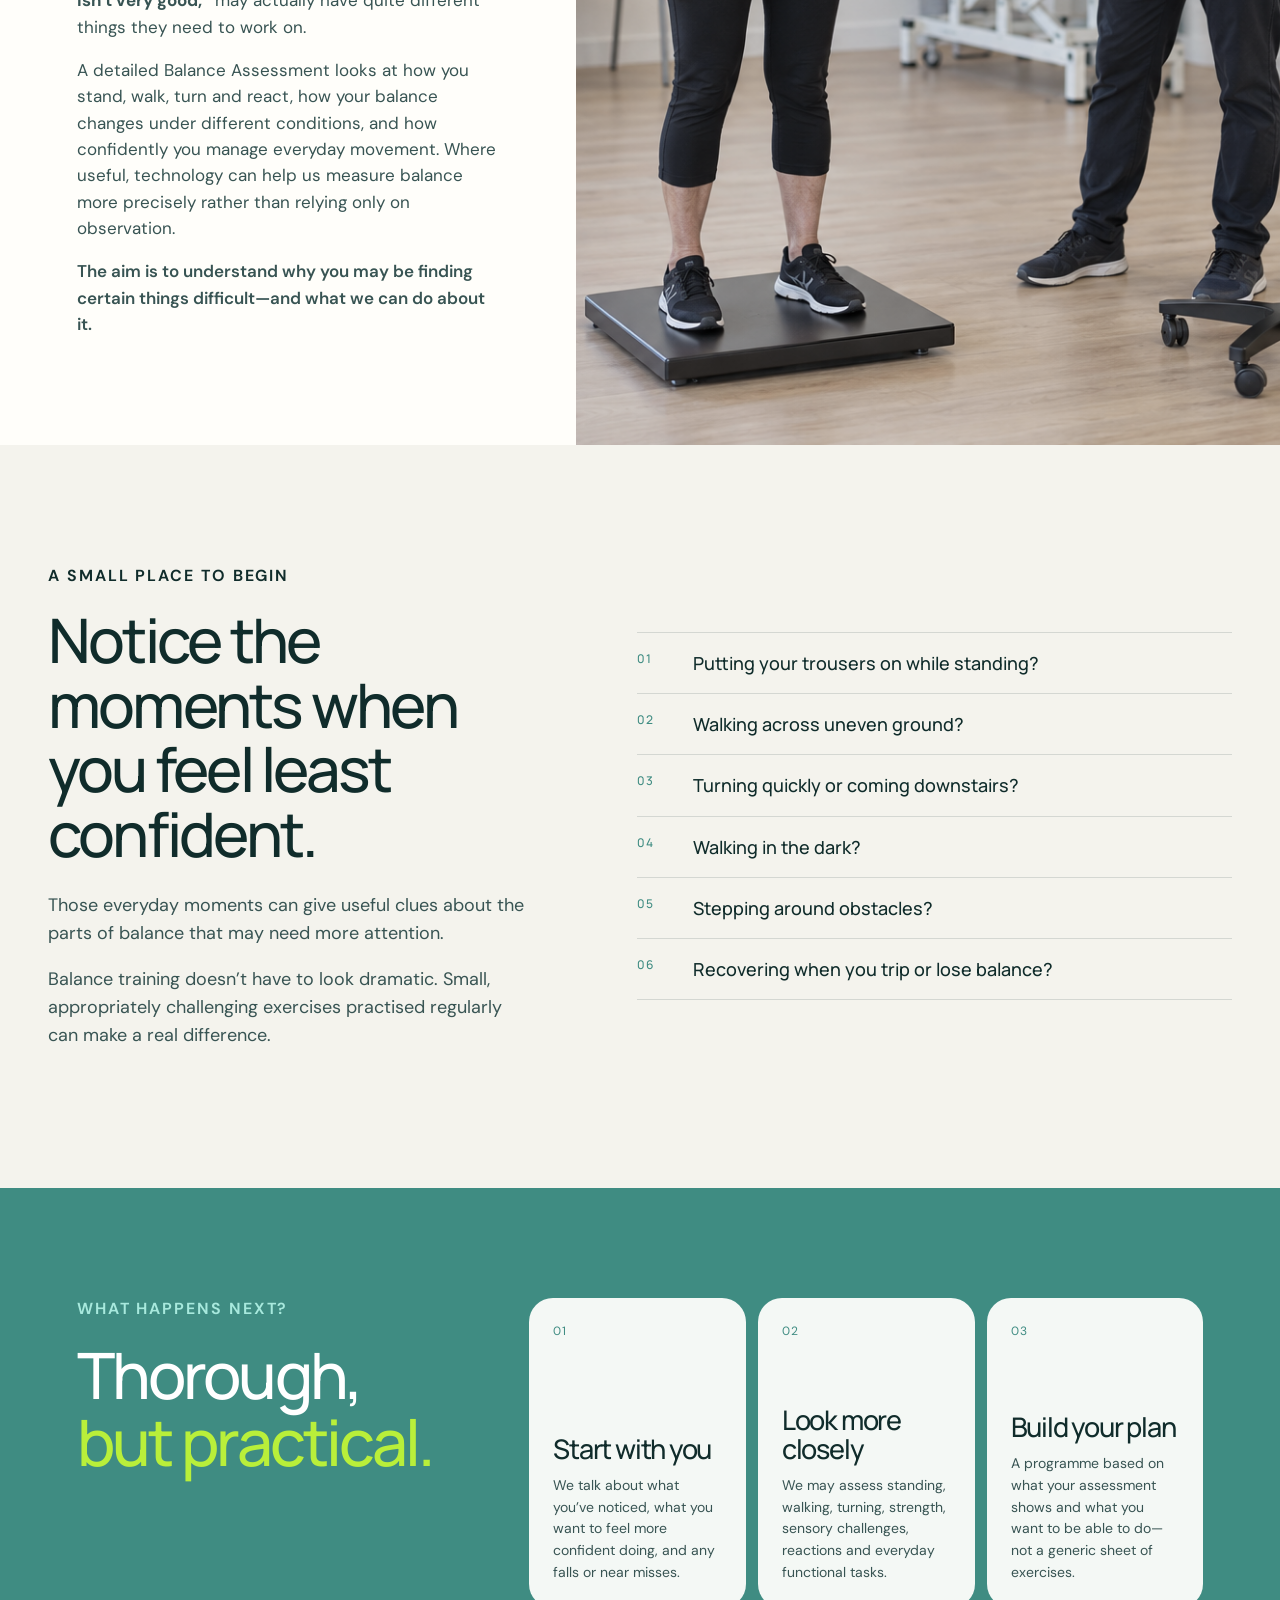
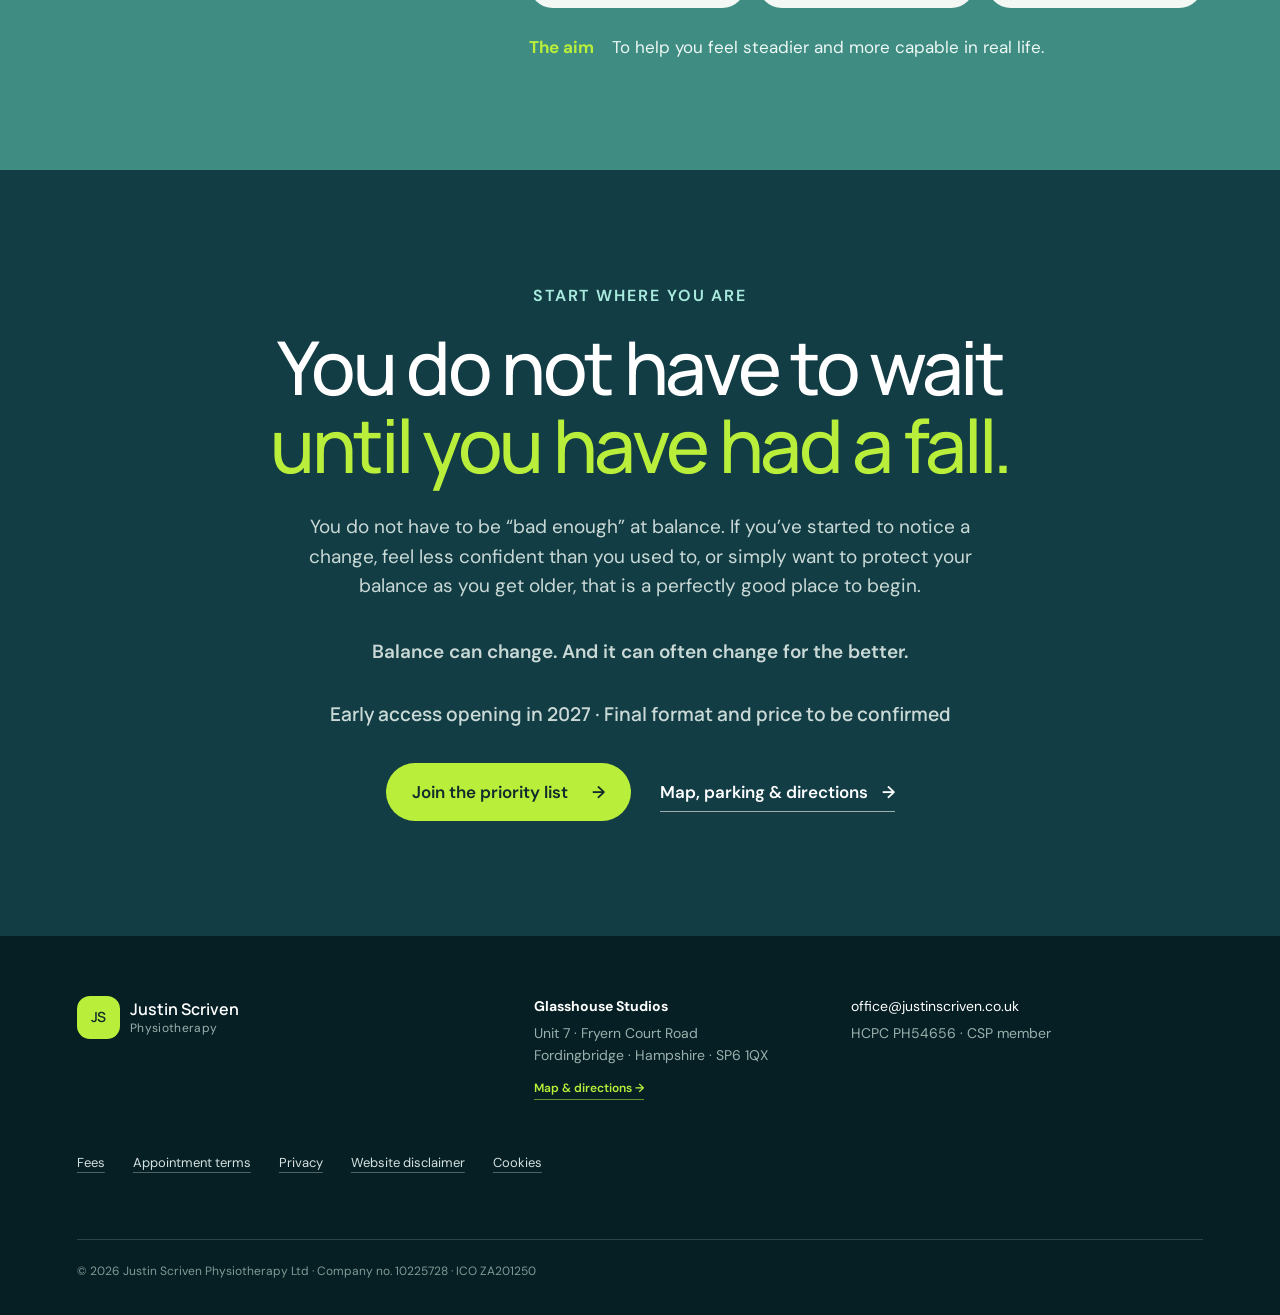
<file: balance-assessment.html>
<!doctype html>
<html lang="en-GB">
<head>
  <meta charset="utf-8">
  <meta name="viewport" content="width=device-width, initial-scale=1">
  <meta name="description" content="Learn about the practical Physio Life Skills Balance Assessment being developed for early access in Fordingbridge in 2027.">
  <title>Balance Assessment | Justin Scriven Physiotherapy</title>
  <link rel="preconnect" href="https://fonts.googleapis.com">
  <link rel="preconnect" href="https://fonts.gstatic.com" crossorigin>
  <link href="https://fonts.googleapis.com/css2?family=DM+Sans:wght@400;500;600&family=Manrope:wght@400;500;600&display=swap" rel="stylesheet">
  <link rel="stylesheet" href="styles.css">
<link href="https://fonts.googleapis.com/css2?family=Questrial&display=swap" rel="stylesheet">
<link href="https://fonts.googleapis.com/css2?family=Lato:wght@400&display=swap" rel="stylesheet">
</head>
<body class="inner-page balance-page">
  <a class="skip" href="#main">Skip to main content</a>

  <header class="site-header">
    <nav class="nav-shell" aria-label="Main navigation">
      <a class="brand" href="index.html" aria-label="Justin Scriven Physiotherapy home">
        <span class="brand-mark" aria-hidden="true"><span class="brand-initials"><span class="brand-hook-j">j</span>s</span></span>
        <span><strong><span class="brand-hook-j">j</span>ustin scriven</strong><small>PHYSIOTHERAPY</small></span>
      </a>
      <a class="compact-book" href="https://justin-scriven-physiotherapy-limited.uk1.cliniko.com/bookings#service" target="_blank" rel="noopener">Book</a>
      <button class="menu-button" aria-expanded="false" aria-controls="main-menu">Menu</button>
      <div class="nav-links" id="main-menu">
        <a href="physiotherapy.html">Physiotherapy</a>
        <a class="active" href="physio-life-skills.html">Physio Life Skills</a>
        <a href="about.html">About</a>
        <a href="fees.html">Fees</a>
        <a href="directions.html">Find us</a>
        <a href="faqs.html">FAQs</a>
      </div>
      <a class="header-book" href="https://justin-scriven-physiotherapy-limited.uk1.cliniko.com/bookings#service" target="_blank" rel="noopener">Book an Appointment</a>
    </nav>
  </header>

  <main id="main">
    <section class="balance-hero">
      <div class="balance-hero-copy">
        <p class="eyebrow">Physio Life Skills · Balance · Launching in 2027</p>
        <h1>Feel steadier.<br><em>Move with more confidence.</em></h1>
        <p class="intro">Keep doing the things that matter.</p>
        <p>Balance is something most of us barely think about—until it starts to feel a little less certain. It helps us walk outdoors, use stairs, turn, carry things, exercise and react when something unexpected happens.</p>
        <p class="balance-emphasis">Balance can be assessed, challenged and retrained.</p>
        <p class="assessment-launch-note"><strong>Early access is planned for 2027.</strong> The assessment is being carefully developed and trialled before bookings open.</p>
        <div class="hero-actions">
          <a class="button" href="physio-life-skills.html#priority-list">Join the priority list <span>→</span></a>
          <a class="text-link" href="#notice">Explore balance <span>↓</span></a>
        </div>
      </div>
      <figure class="balance-hero-image">
        <img src="assets/balance-everyday.jpg" alt="An older man walking confidently along an uneven woodland path" width="1536" height="1024">
      </figure>
    </section>

    <section class="balance-message" id="notice">
      <p class="eyebrow">Have you noticed a change?</p>
      <div>
        <h2>A change can be quiet.</h2>
        <p>Perhaps you feel less confident on uneven ground. You may hesitate a little more on stairs, reach for something when you turn, feel uneasy in the dark, or simply feel a little more vulnerable than you once did.</p>
        <p>Maybe you’ve had a stumble or a fall. Or perhaps nothing dramatic has happened at all—you’ve simply noticed that you don’t quite trust your balance in the way you used to.</p>
        <p>It’s very easy to respond by becoming more cautious and gradually doing a little less.</p>
        <blockquote><span>The good news</span>Balance can improve.</blockquote>
        <p>With the right assessment, appropriately challenging exercises and regular practice, it is often possible to become steadier, more confident and more capable again.</p>
      </div>
    </section>

    <section class="balance-life">
      <div>
        <p class="eyebrow light">Balance helps keep life open</p>
        <h2>It isn’t really about standing on one leg.</h2>
        <p>It’s about being able to keep doing things—and moving around without constantly thinking about where the next handhold might be.</p>
      </div>
      <div class="life-words" aria-label="Everyday activities supported by good balance">
        <span>Walking confidently</span><span>Going out</span><span>Travelling</span><span>Gardening</span><span>Exercising</span><span>Playing with grandchildren</span>
      </div>
      <p class="life-close">The more confident we feel about our balance, the more likely we are to keep moving—and movement itself helps us stay stronger and more independent.</p>
    </section>

    <section class="balance-understand">
      <div class="balance-understand-copy">
        <p class="eyebrow">Getting a clearer picture</p>
        <h2>Measure. Understand.<br><em>Improve.</em></h2>
        <p>Balance is more complicated than it first appears. It depends on strength, vision, sensation from your feet and joints, your inner-ear balance system, coordination, reactions and the ability to adapt when the environment changes.</p>
        <p>That means two people who both say, <strong>“My balance isn’t very good,”</strong> may actually have quite different things they need to work on.</p>
        <p>A detailed Balance Assessment looks at how you stand, walk, turn and react, how your balance changes under different conditions, and how confidently you manage everyday movement. Where useful, technology can help us measure balance more precisely rather than relying only on observation.</p>
        <p class="balance-emphasis">The aim is to understand why you may be finding certain things difficult—and what we can do about it.</p>
      </div>
      <figure>
        <img src="assets/balance-platform-assessment.png" alt="A woman completing a balance-platform assessment while a physiotherapist observes" loading="lazy" width="1536" height="1024">
      </figure>
    </section>

    <section class="balance-begin">
      <div class="begin-copy">
        <p class="eyebrow">A small place to begin</p>
        <h2>Notice the moments when you feel least confident.</h2>
        <p>Those everyday moments can give useful clues about the parts of balance that may need more attention.</p>
        <p>Balance training doesn’t have to look dramatic. Small, appropriately challenging exercises practised regularly can make a real difference.</p>
      </div>
      <div class="moment-list">
        <p><span>01</span>Putting your trousers on while standing?</p>
        <p><span>02</span>Walking across uneven ground?</p>
        <p><span>03</span>Turning quickly or coming downstairs?</p>
        <p><span>04</span>Walking in the dark?</p>
        <p><span>05</span>Stepping around obstacles?</p>
        <p><span>06</span>Recovering when you trip or lose balance?</p>
      </div>
    </section>

    <section class="balance-next">
      <div class="next-heading">
        <p class="eyebrow light">What happens next?</p>
        <h2>Thorough,<br><em>but practical.</em></h2>
      </div>
      <div class="next-steps">
        <article><span>01</span><h3>Start with you</h3><p>We talk about what you’ve noticed, what you want to feel more confident doing, and any falls or near misses.</p></article>
        <article><span>02</span><h3>Look more closely</h3><p>We may assess standing, walking, turning, strength, sensory challenges, reactions and everyday functional tasks.</p></article>
        <article><span>03</span><h3>Build your plan</h3><p>A programme based on what your assessment shows and what you want to be able to do—not a generic sheet of exercises.</p></article>
        <p class="next-aim"><strong>The aim</strong>To help you feel steadier and more capable in real life.</p>
      </div>
    </section>

    <section class="balance-cta">
      <p class="eyebrow light">Start where you are</p>
      <h2>You do not have to wait<br><em>until you have had a fall.</em></h2>
      <p>You do not have to be “bad enough” at balance. If you’ve started to notice a change, feel less confident than you used to, or simply want to protect your balance as you get older, that is a perfectly good place to begin.</p>
      <p class="cta-close">Balance can change. And it can often change for the better.</p>
      <p class="assessment-price">Early access opening in 2027 · Final format and price to be confirmed</p>
      <a class="button button-bright" href="physio-life-skills.html#priority-list">Join the priority list <span>→</span></a>
      <a class="text-link light-link" href="directions.html">Map, parking &amp; directions <span>→</span></a>
    </section>
  </main>

  <footer>
    <a class="brand footer-brand" href="index.html"><span class="brand-mark">JS</span><span><strong>Justin Scriven</strong><small>Physiotherapy</small></span></a>
    <a class="footer-location" href="directions.html"><strong>Glasshouse Studios</strong><span>Unit 7 · Fryern Court Road<br>Fordingbridge · Hampshire · SP6 1QX</span><small>Map &amp; directions →</small></a>
    <div><a href="mailto:office@justinscriven.co.uk">office@justinscriven.co.uk</a><span>HCPC PH54656 · CSP member</span></div>
    <div class="footer-legal"><a href="fees.html">Fees</a><a href="legal.html#appointments">Appointment terms</a><a href="legal.html#privacy">Privacy</a><a href="legal.html#disclaimer">Website disclaimer</a><a href="legal.html#cookies">Cookies</a></div>
    <p>© 2026 Justin Scriven Physiotherapy Ltd · Company no. 10225728 · ICO ZA201250</p>
  </footer>

  <script src="script.js"></script>
</body>
</html>
</file>
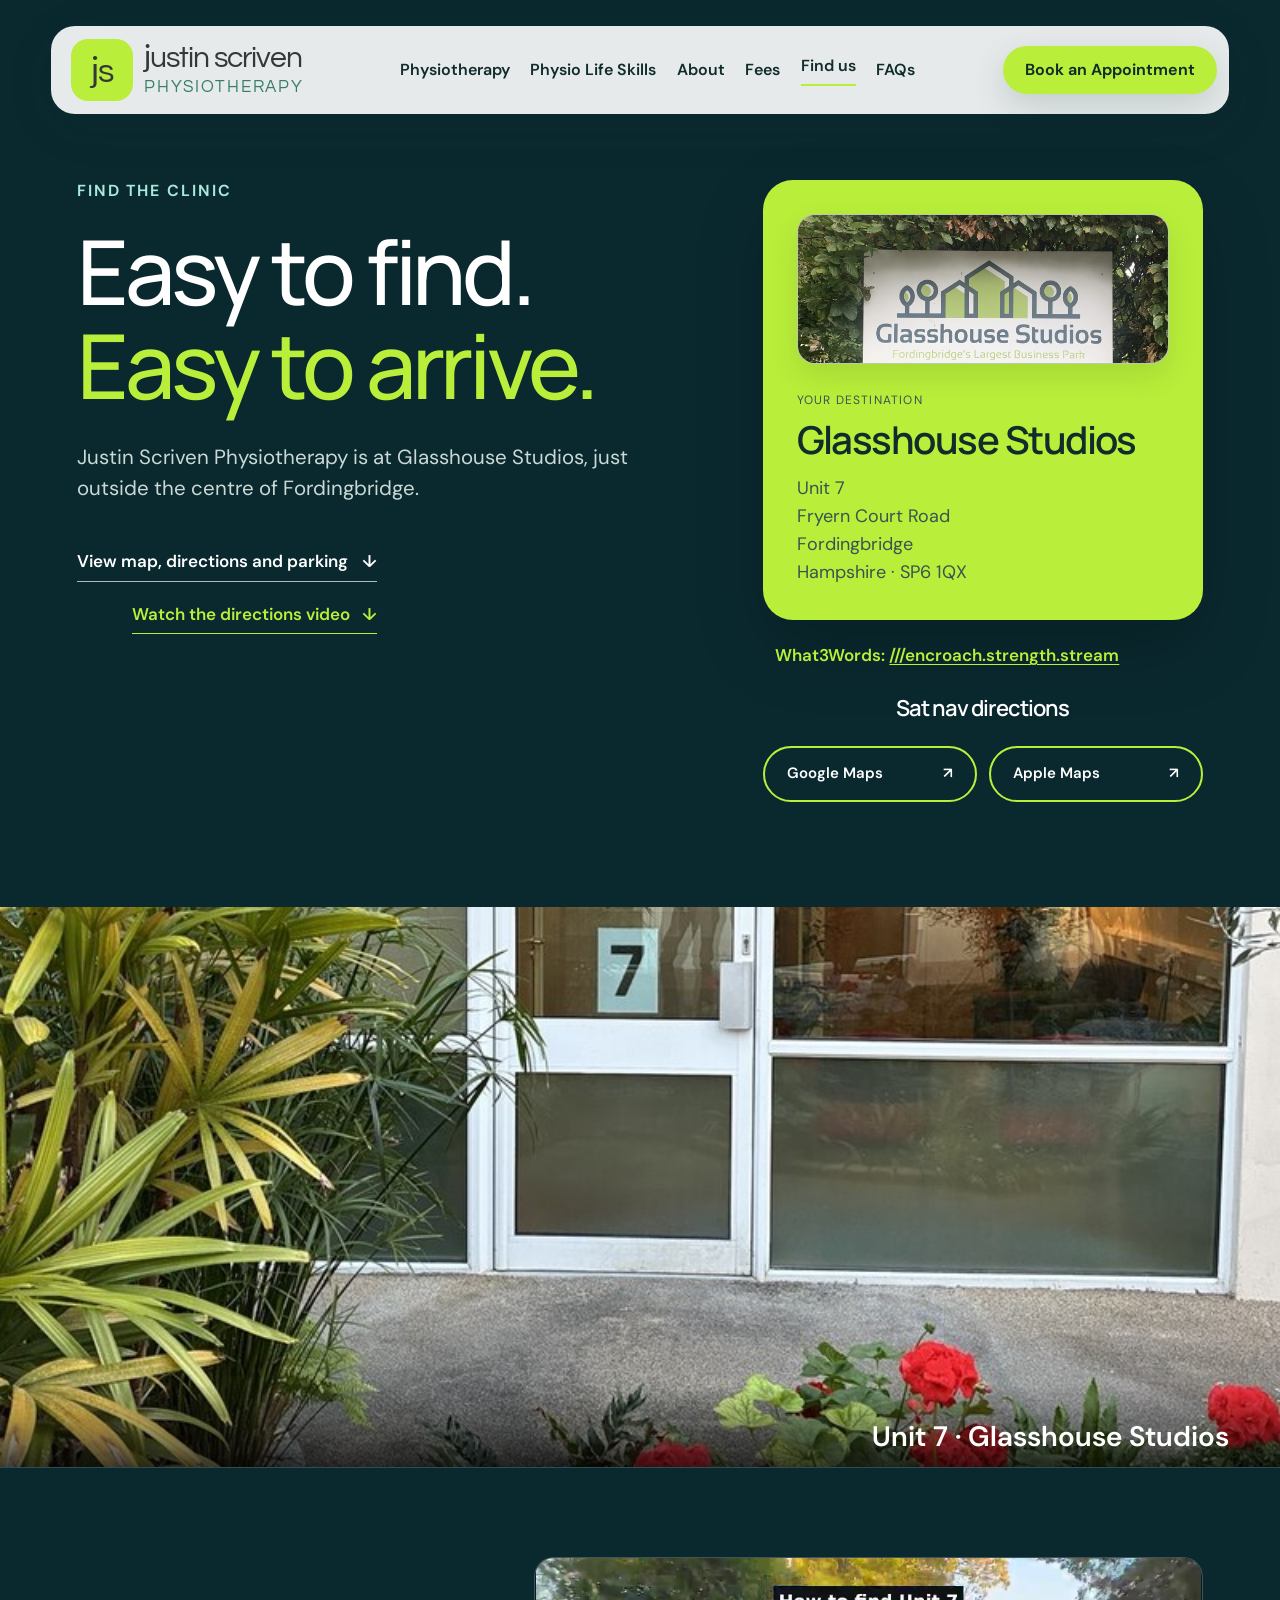
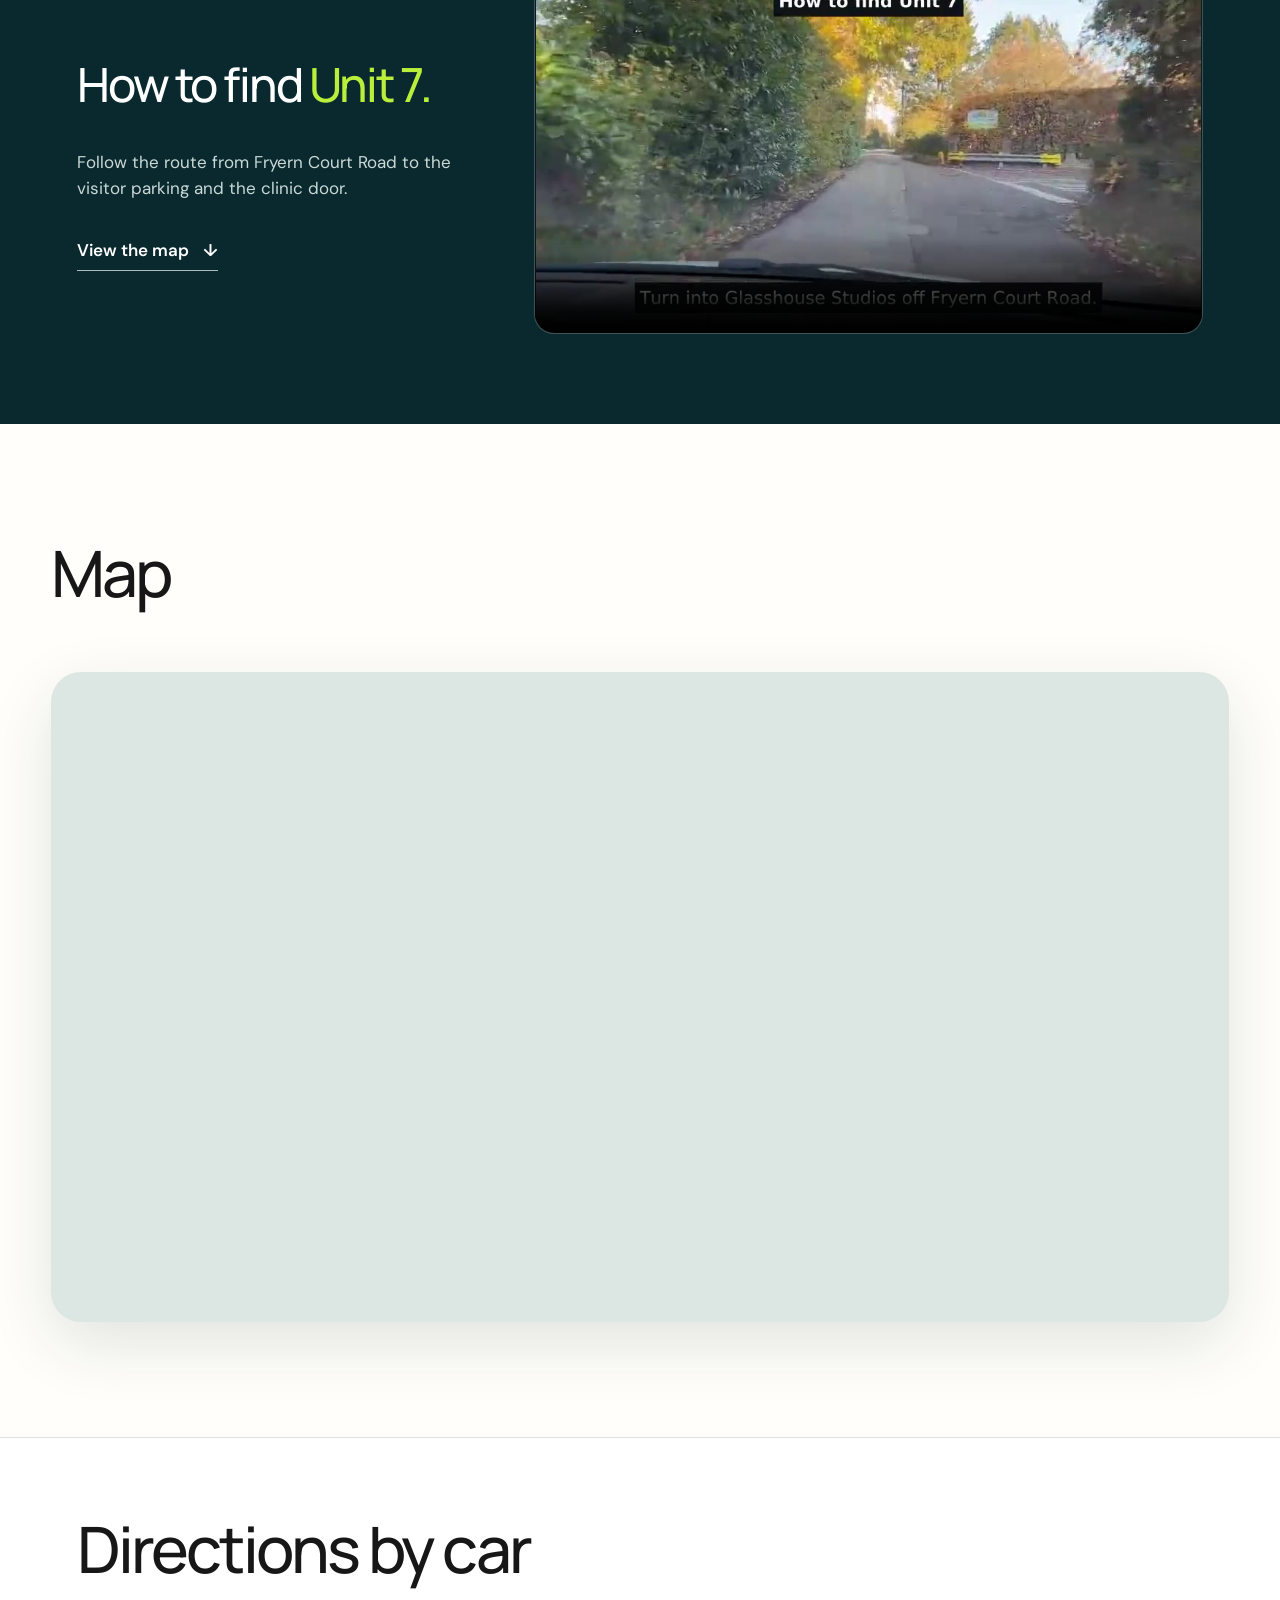
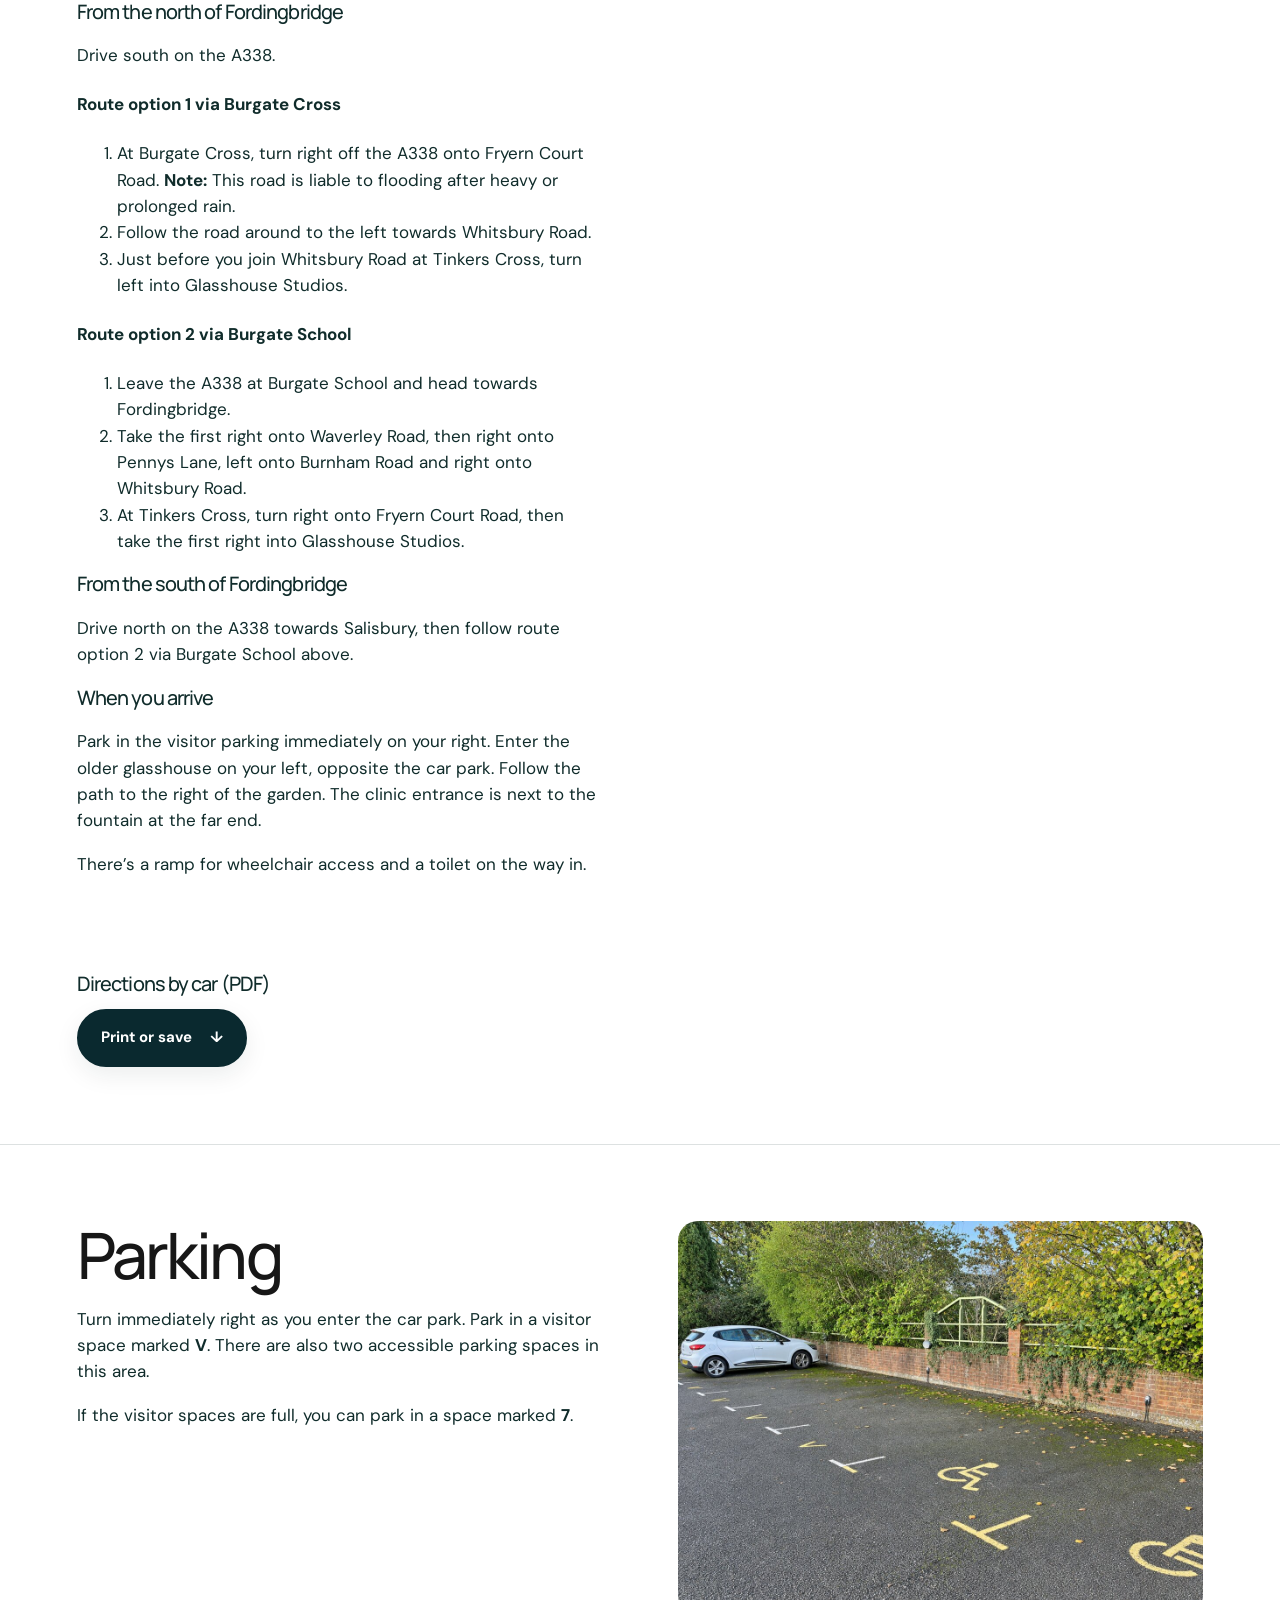
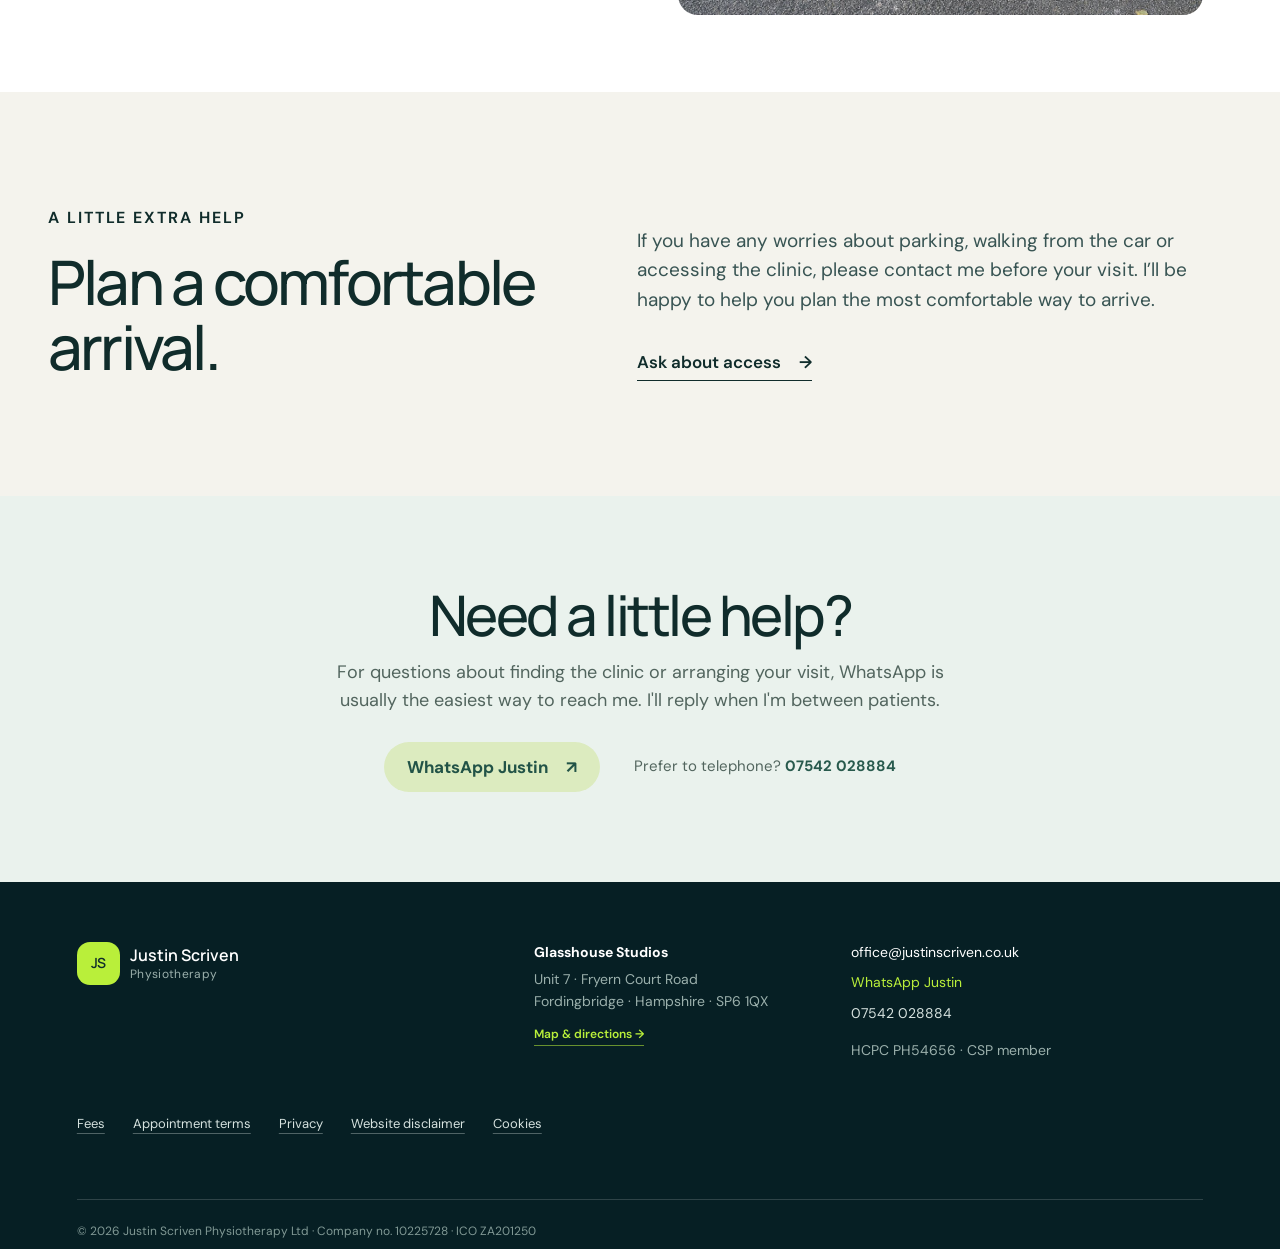
<file: directions.html>
<!doctype html>
<html lang="en-GB">
<head>
  <meta charset="utf-8">
  <meta name="viewport" content="width=device-width, initial-scale=1">
  <meta name="description" content="Map, directions and parking information for Justin Scriven Physiotherapy at Unit 7, Glasshouse Studios, Fordingbridge SP6 1QX.">
  <title>Find Us | Physiotherapy in Fordingbridge | Justin Scriven</title>
  <link rel="canonical" href="https://justinscriven.co.uk/directions.html">
  <link rel="preconnect" href="https://fonts.googleapis.com">
  <link rel="preconnect" href="https://fonts.gstatic.com" crossorigin>
  <link href="https://fonts.googleapis.com/css2?family=DM+Sans:wght@400;500;600&family=Manrope:wght@400;500;600&display=swap" rel="stylesheet">
  <link rel="stylesheet" href="styles.css">
<link href="https://fonts.googleapis.com/css2?family=Questrial&display=swap" rel="stylesheet">
<link href="https://fonts.googleapis.com/css2?family=Lato:wght@400&display=swap" rel="stylesheet">
</head>
<body class="inner-page directions-page">
  <a class="skip" href="#main">Skip to main content</a>

  <header class="site-header">
    <nav class="nav-shell" aria-label="Main navigation">
      <a class="brand" href="index.html" aria-label="Justin Scriven Physiotherapy home">
        <span class="brand-mark" aria-hidden="true"><span class="brand-initials"><span class="brand-hook-j">j</span>s</span></span>
        <span><strong><span class="brand-hook-j">j</span>ustin scriven</strong><small>PHYSIOTHERAPY</small></span>
      </a>
      <a class="compact-book" href="https://justin-scriven-physiotherapy-limited.uk1.cliniko.com/bookings#service" target="_blank" rel="noopener">Book</a>
      <button class="menu-button" aria-expanded="false" aria-controls="main-menu">Menu</button>
      <div class="nav-links" id="main-menu">
        <a href="physiotherapy.html">Physiotherapy</a>
        <a href="physio-life-skills.html">Physio Life Skills</a>
        <a href="about.html">About</a>
        <a href="fees.html">Fees</a>
        <a class="active" href="directions.html" aria-current="page">Find us</a>
        <a href="faqs.html">FAQs</a>
      </div>
      <a class="header-book" href="https://justin-scriven-physiotherapy-limited.uk1.cliniko.com/bookings#service" target="_blank" rel="noopener">Book an Appointment</a>
    </nav>
  </header>

  <main id="main">
    <section class="directions-hero">
      <div class="directions-hero-copy">
        <p class="eyebrow light">Find the clinic</p>
        <h1>Easy to find.<br><em>Easy to arrive.</em></h1>
        <p class="intro">Justin Scriven Physiotherapy is at Glasshouse Studios, just outside the centre of Fordingbridge.</p>
        <div class="directions-hero-links">
          <a class="directions-jump" href="#map">View map, directions and parking <span aria-hidden="true">↓</span></a>
          <a class="directions-video-text-link" href="#directions-video">Watch the directions video <span aria-hidden="true">↓</span></a>
        </div>
      </div>
      <div class="directions-destination">
        <address class="address-card">
          <figure class="address-sign">
            <img src="assets/glasshouse-entrance-sign.webp" alt="The Glasshouse Studios sign at the entrance">
          </figure>
          <div>
            <p>Your destination</p>
            <strong>Glasshouse Studios</strong>
            <span>Unit 7<br>Fryern Court Road<br>Fordingbridge<br>Hampshire · SP6 1QX</span>
          </div>
        </address>
        <p class="what3words">What3Words: <a href="https://what3words.com/encroach.strength.stream">///encroach.strength.stream</a></p>
        <div class="destination-sat-nav" id="sat-nav" aria-labelledby="sat-nav-heading">
          <h3 id="sat-nav-heading">Sat nav directions</h3>
          <div class="destination-sat-nav-links">
            <a class="map-app-link" href="https://www.google.com/maps/dir/?api=1&amp;destination=Unit+7%2C+Glasshouse+Studios%2C+Fryern+Court+Road%2C+Fordingbridge%2C+Hampshire%2C+SP6+1QX%2C+United+Kingdom&amp;travelmode=driving&amp;dir_action=navigate" aria-label="Get driving directions to the clinic with Google Maps"><span>Google Maps</span><span aria-hidden="true">&#x2197;&#xFE0E;</span></a>
            <a class="map-app-link map-app-link-apple" href="https://maps.apple.com/?daddr=Unit+7%2C+Glasshouse+Studios%2C+Fryern+Court+Road%2C+Fordingbridge%2C+Hampshire%2C+SP6+1QX%2C+United+Kingdom&amp;dirflg=d" aria-label="Get driving directions to the clinic with Apple Maps"><span>Apple Maps</span><span aria-hidden="true">&#x2197;&#xFE0E;</span></a>
          </div>
        </div>
      </div>
    </section>

    <figure class="directions-entrance-strip" id="clinic-entrance">
      <picture>
        <source media="(max-width: 760px)" srcset="assets/unit-7-entrance-mobile.jpg" width="800" height="600">
        <img src="assets/unit-7-entrance-strip.jpg" width="1536" height="640" loading="lazy" alt="The Glasshouse Studios clinic entrance with the number 7 on the glass door">
      </picture>
      <figcaption>Unit 7 · Glasshouse Studios</figcaption>
    </figure>

    <section class="directions-video" id="directions-video" aria-labelledby="directions-video-heading">
      <div>
        <h2 id="directions-video-heading">How to find <em>Unit 7.</em></h2>
        <p>Follow the route from Fryern Court Road to the visitor parking and the clinic door.</p>
        <a class="directions-jump" href="#map">View the map <span aria-hidden="true">↓</span></a>
      </div>
      <video controls playsinline preload="none" width="910" height="512" poster="assets/unit-7-directions-poster.jpg" aria-labelledby="directions-video-heading">
        <source src="assets/how-to-find-unit-7.mp4" type="video/mp4">
        <a href="assets/how-to-find-unit-7.mp4">Open the directions video</a>
      </video>
    </section>

    <section class="map-section" id="map" aria-labelledby="map-heading">
      <div class="map-heading">
        <h2 id="map-heading">Map</h2>
      </div>
      <div class="map-frame">
        <iframe title="Map showing Glasshouse Studios in Fordingbridge" src="https://www.google.com/maps?q=Glasshouse+Studios%2C+Unit+7%2C+Fryern+Court+Road%2C+Fordingbridge%2C+SP6+1QX&amp;output=embed" loading="lazy" referrerpolicy="no-referrer-when-downgrade"></iframe>
      </div>
    </section>

    <section class="arrival-details" aria-labelledby="written-directions-heading">
      <div>
        <h2 id="written-directions-heading">Directions by car</h2>
        <h3>From the north of Fordingbridge</h3>
        <p>Drive south on the A338.</p>

        <h4>Route option 1 via Burgate Cross</h4>
        <ol>
          <li>At Burgate Cross, turn right off the A338 onto Fryern Court Road. <strong>Note:</strong> This road is liable to flooding after heavy or prolonged rain.</li>
          <li>Follow the road around to the left towards Whitsbury Road.</li>
          <li>Just before you join Whitsbury Road at Tinkers Cross, turn left into Glasshouse Studios.</li>
        </ol>

        <h4>Route option 2 via Burgate School</h4>
        <ol>
          <li>Leave the A338 at Burgate School and head towards Fordingbridge.</li>
          <li>Take the first right onto Waverley Road, then right onto Pennys Lane, left onto Burnham Road and right onto Whitsbury Road.</li>
          <li>At Tinkers Cross, turn right onto Fryern Court Road, then take the first right into Glasshouse Studios.</li>
        </ol>

        <h3>From the south of Fordingbridge</h3>
        <p>Drive north on the A338 towards Salisbury, then follow route option 2 via Burgate School above.</p>

        <h3>When you arrive</h3>
        <p>Park in the visitor parking immediately on your right. Enter the older glasshouse on your left, opposite the car park. Follow the path to the right of the garden. The clinic entrance is next to the fountain at the far end.</p>
        <p>There’s a ramp for wheelchair access and a toilet on the way in.</p>
      </div>
        <div class="directions-pdf-download" aria-labelledby="directions-pdf-heading">
            <h3 id="directions-pdf-heading">Directions by car (PDF)</h3>
            <a class="map-app-link" href="assets/Directions_by_Car_Glasshouse_Studios.pdf" download><span>Print or save</span><span aria-hidden="true">↓</span></a>
          </div>
    </section>

    <section class="arrival-details parking-details" aria-labelledby="parking-heading">
      <div>
        <h2 id="parking-heading">Parking</h2>
        <p>Turn immediately right as you enter the car park. Park in a visitor space marked <strong>V</strong>. There are also two accessible parking spaces in this area.</p>
        <p>If the visitor spaces are full, you can park in a space marked <strong>7</strong>.</p>
      </div>
      <img src="assets/visitor-parking-bays.jpg" alt="Parking bays at Glasshouse Studios" loading="lazy">
    </section>

    <section class="access-section">
      <div>
        <p class="eyebrow">A little extra help</p>
        <h2>Plan a comfortable arrival.</h2>
      </div>
      <div>
        <p>If you have any worries about parking, walking from the car or accessing the clinic, please contact me before your visit. I’ll be happy to help you plan the most comfortable way to arrive.</p>
        <a href="mailto:office@justinscriven.co.uk?subject=Clinic%20access%20question">Ask about access <span>&#x2192;&#xFE0E;</span></a>
      </div>
    </section>

    <section class="directions-contact-choices" aria-labelledby="find-us-contact-heading">
      <div class="directions-contact-choices-inner">
        <h2 id="find-us-contact-heading">Need a little help?</h2>
        <p>For questions about finding the clinic or arranging your visit, WhatsApp is usually the easiest way to reach me. I'll reply when I'm between patients.</p>
        <div class="directions-contact-choices-actions">
          <a class="directions-contact-whatsapp" href="https://wa.me/447542028884" target="_blank" rel="noopener">WhatsApp Justin <span aria-hidden="true">&#x2197;&#xFE0E;</span></a>
          <div class="directions-contact-phone"><span>Prefer to telephone?</span> <a href="tel:+447542028884">07542 028884</a></div>
        </div>
      </div>
    </section>
  </main>

  <footer>
    <a class="brand footer-brand" href="index.html"><span class="brand-mark">JS</span><span><strong>Justin Scriven</strong><small>Physiotherapy</small></span></a>
    <a class="footer-location" href="directions.html"><strong>Glasshouse Studios</strong><span>Unit 7 · Fryern Court Road<br>Fordingbridge · Hampshire · SP6 1QX</span><small>Map &amp; directions &#x2192;&#xFE0E;</small></a>
    <div class="footer-contact"><a href="mailto:office@justinscriven.co.uk">office@justinscriven.co.uk</a><a href="https://wa.me/447542028884" target="_blank" rel="noopener">WhatsApp Justin</a><a href="tel:+447542028884">07542 028884</a><span>HCPC PH54656 · CSP member</span></div>
    <div class="footer-legal"><a href="fees.html">Fees</a><a href="legal.html#appointments">Appointment terms</a><a href="legal.html#privacy">Privacy</a><a href="legal.html#disclaimer">Website disclaimer</a><a href="legal.html#cookies">Cookies</a></div>
    <p>© 2026 Justin Scriven Physiotherapy Ltd · Company no. 10225728 · ICO ZA201250</p>
  </footer>

  <script src="script.js"></script>
</body>
</html>
</file>
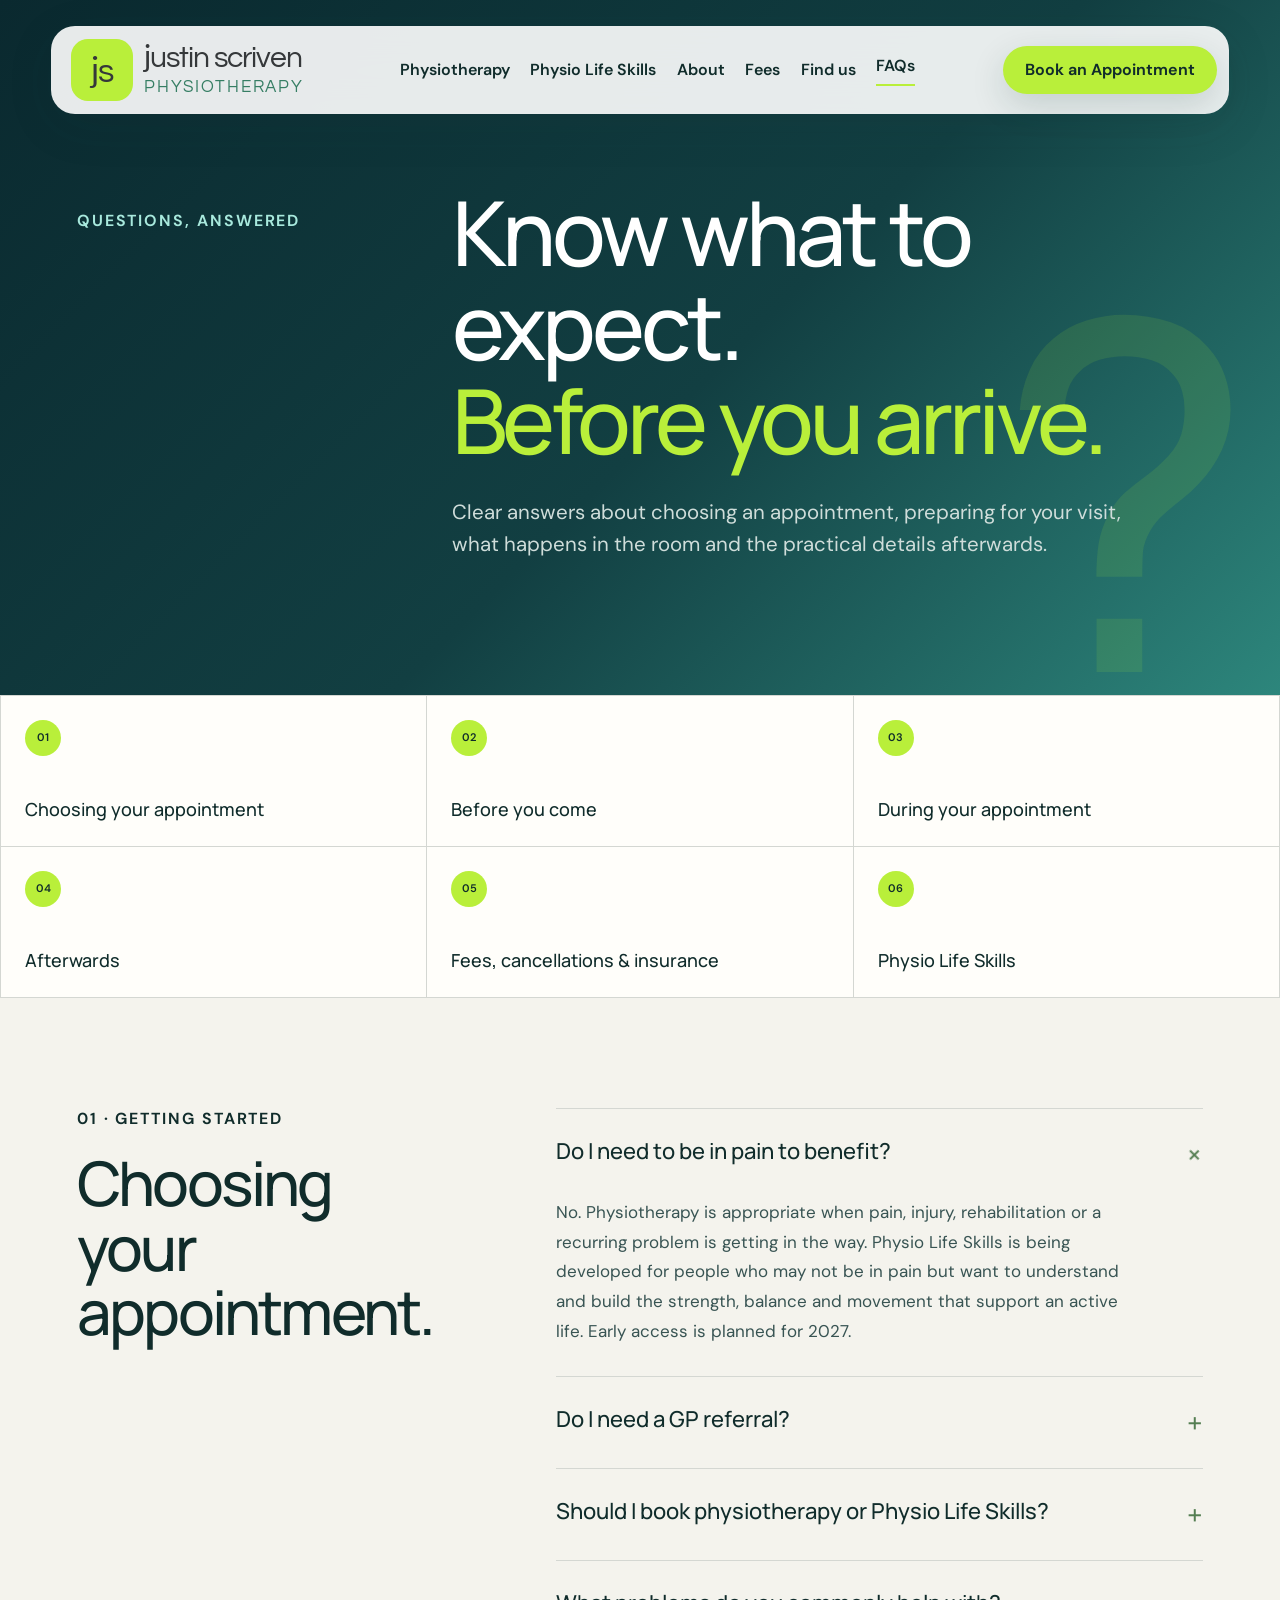
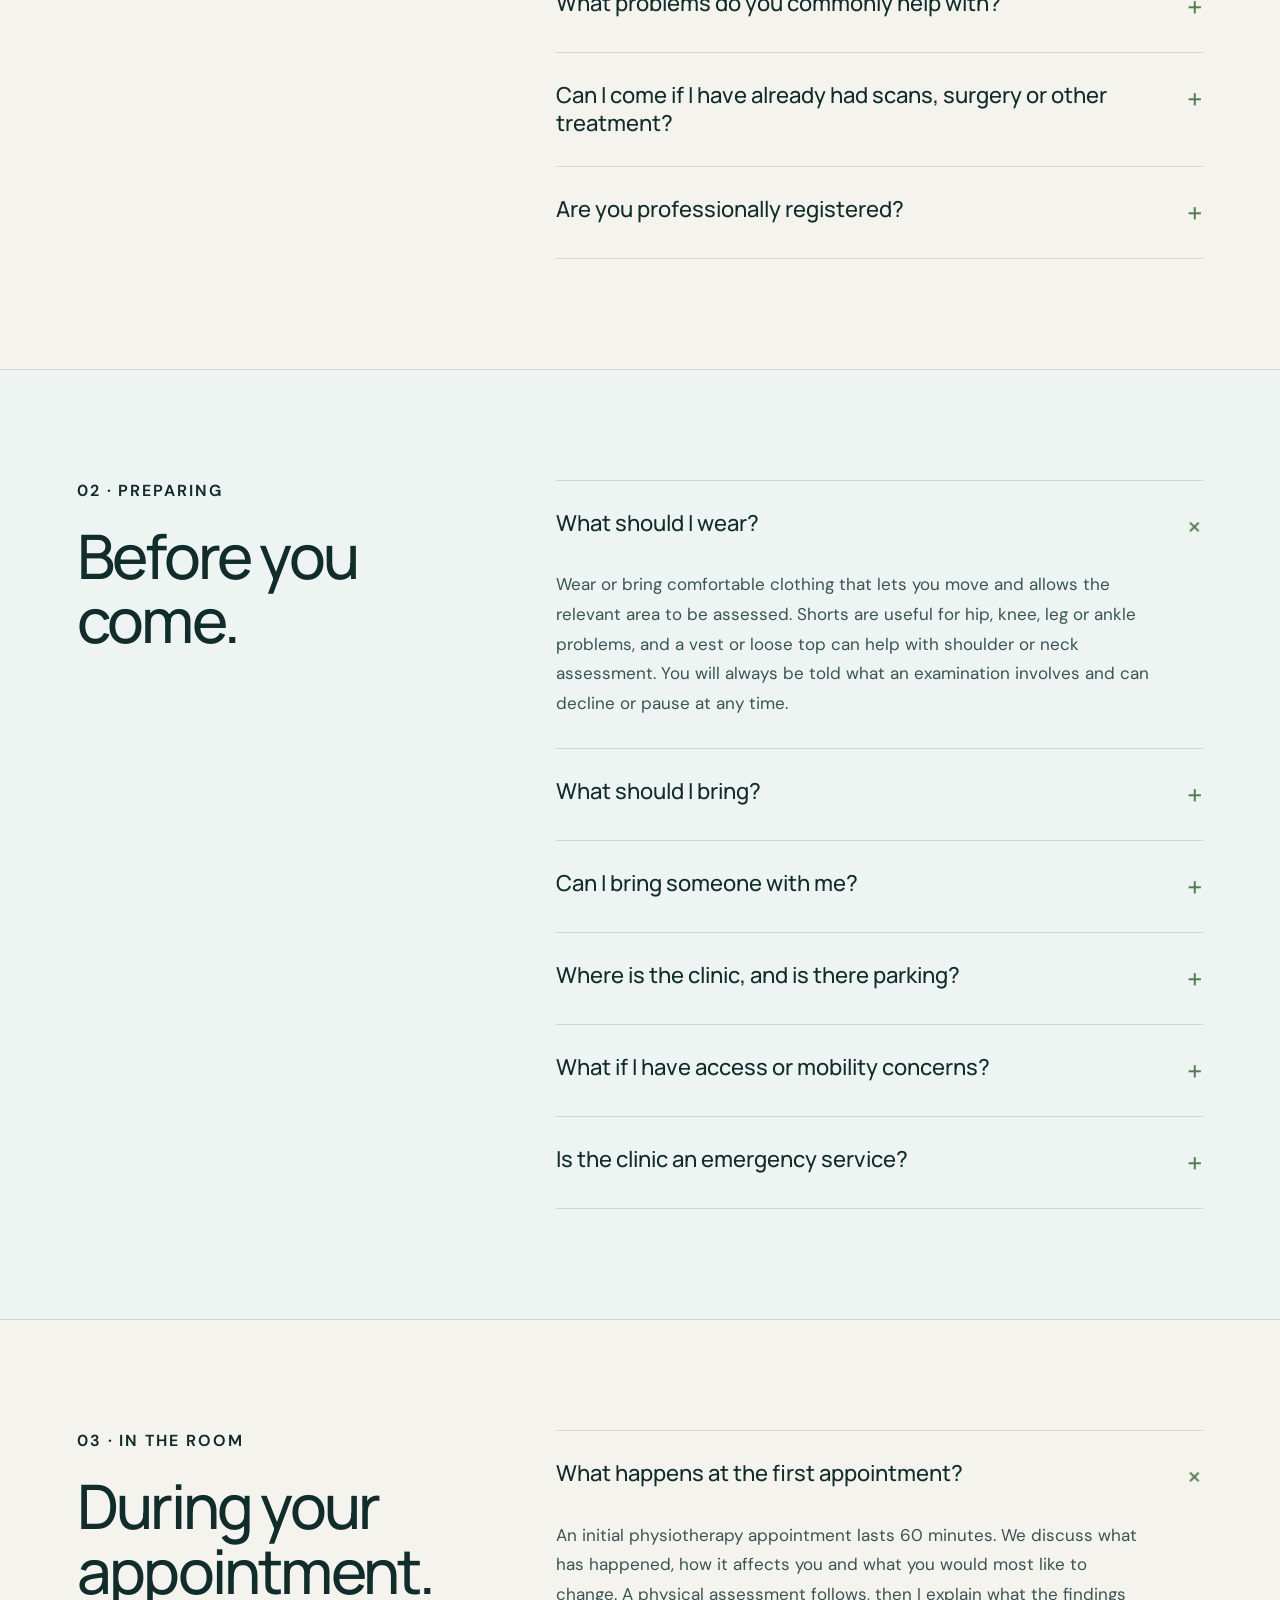
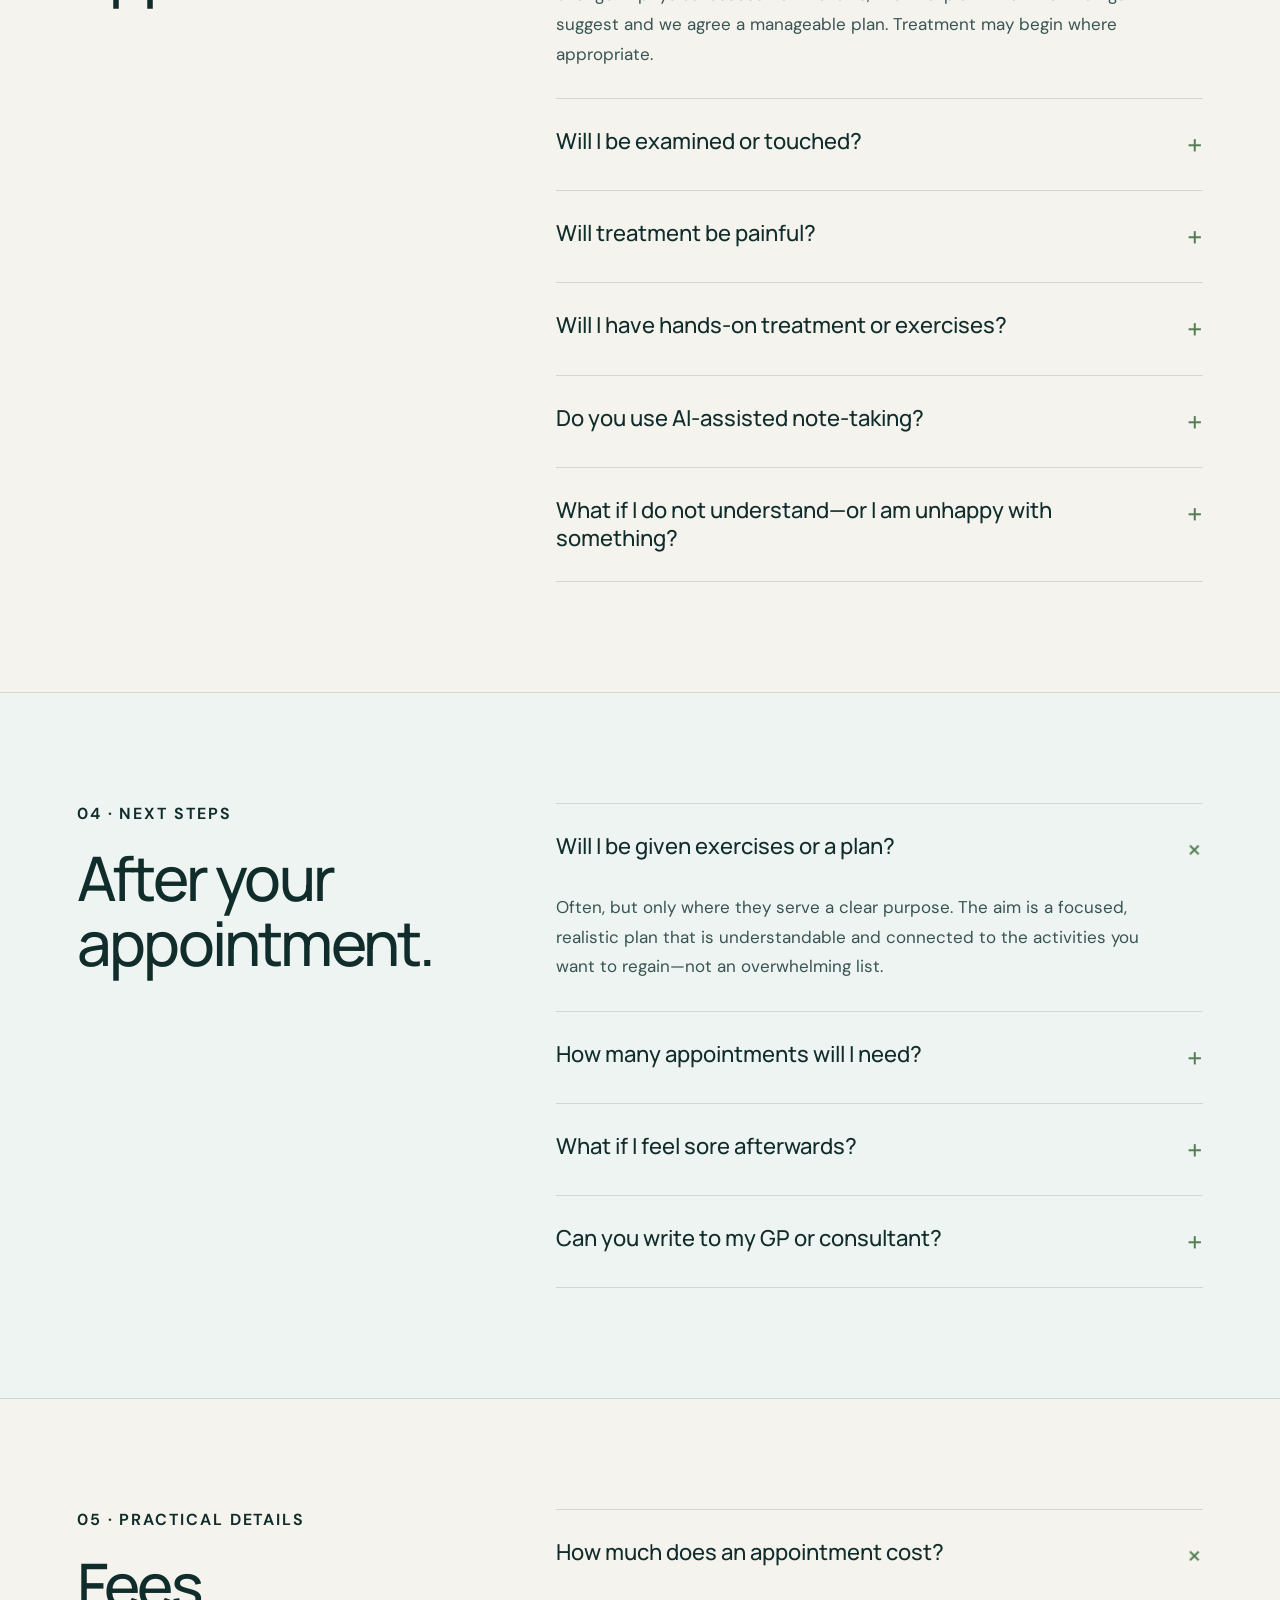
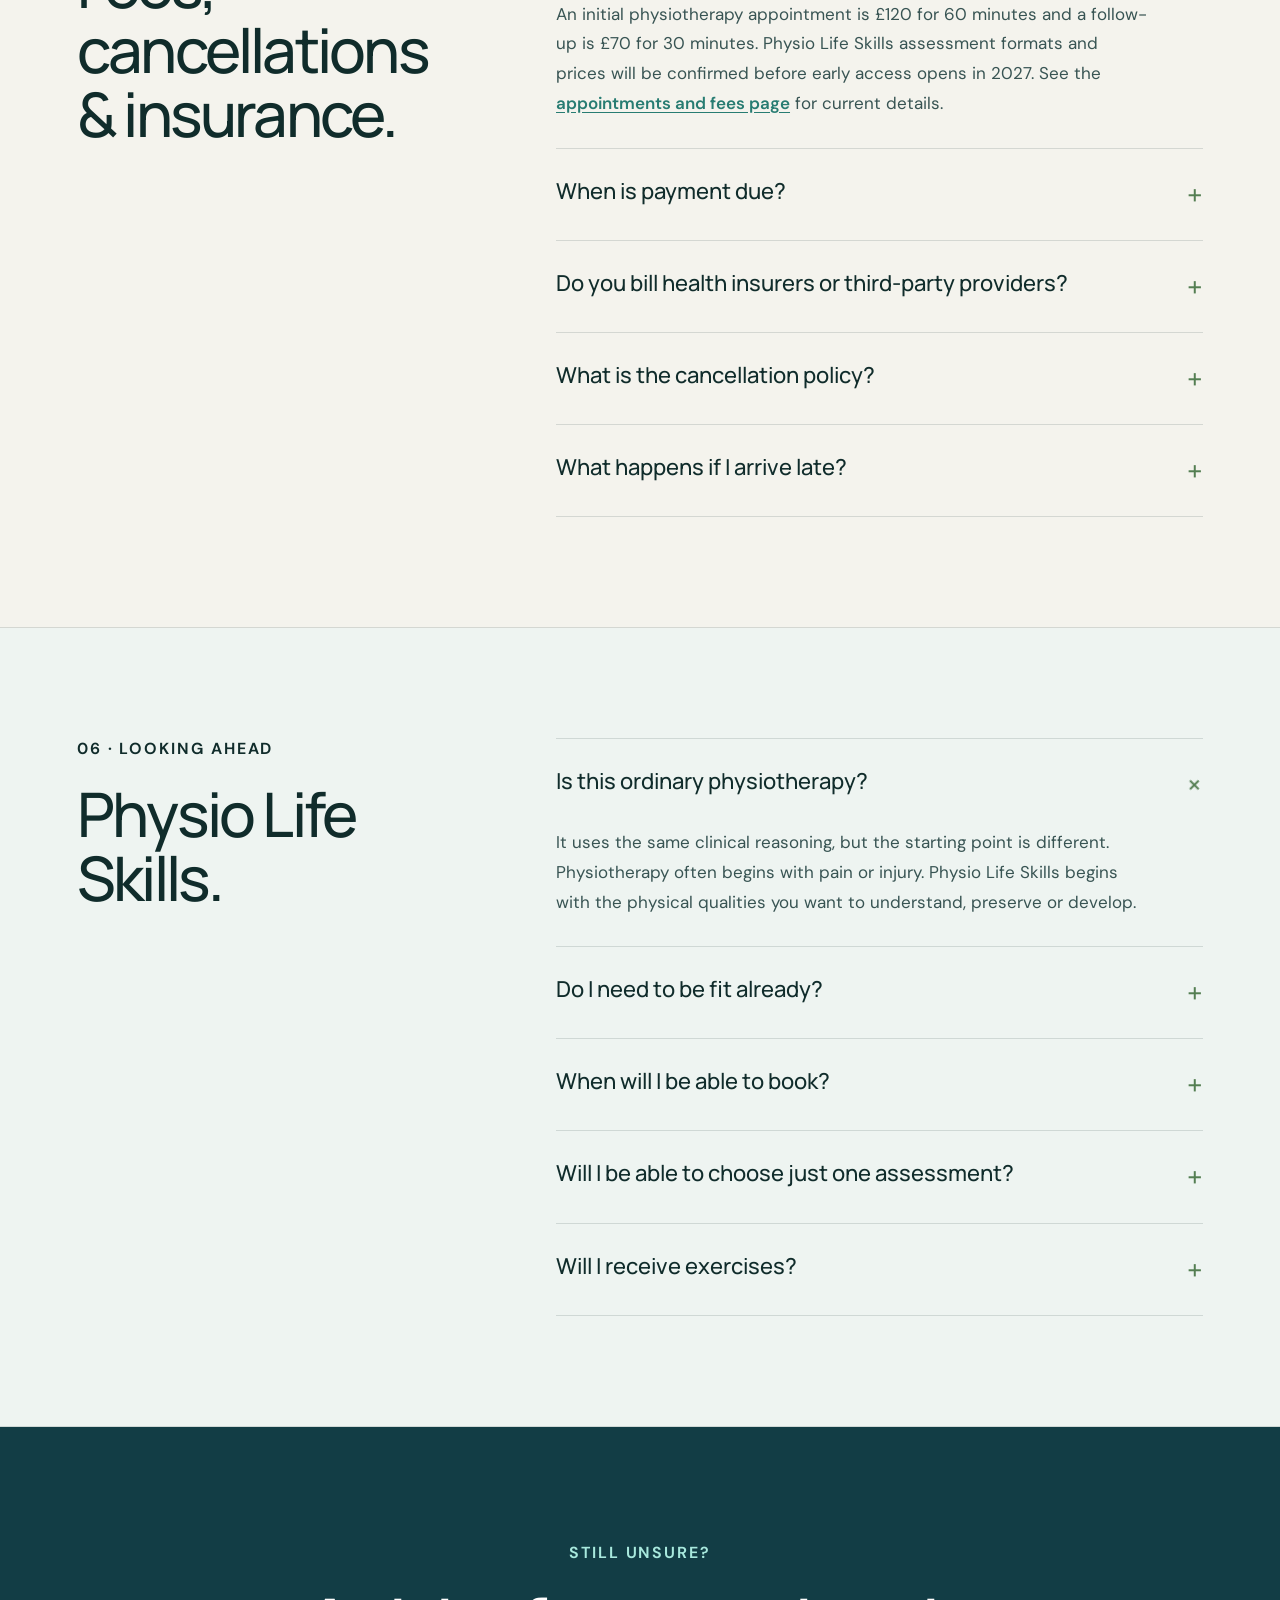
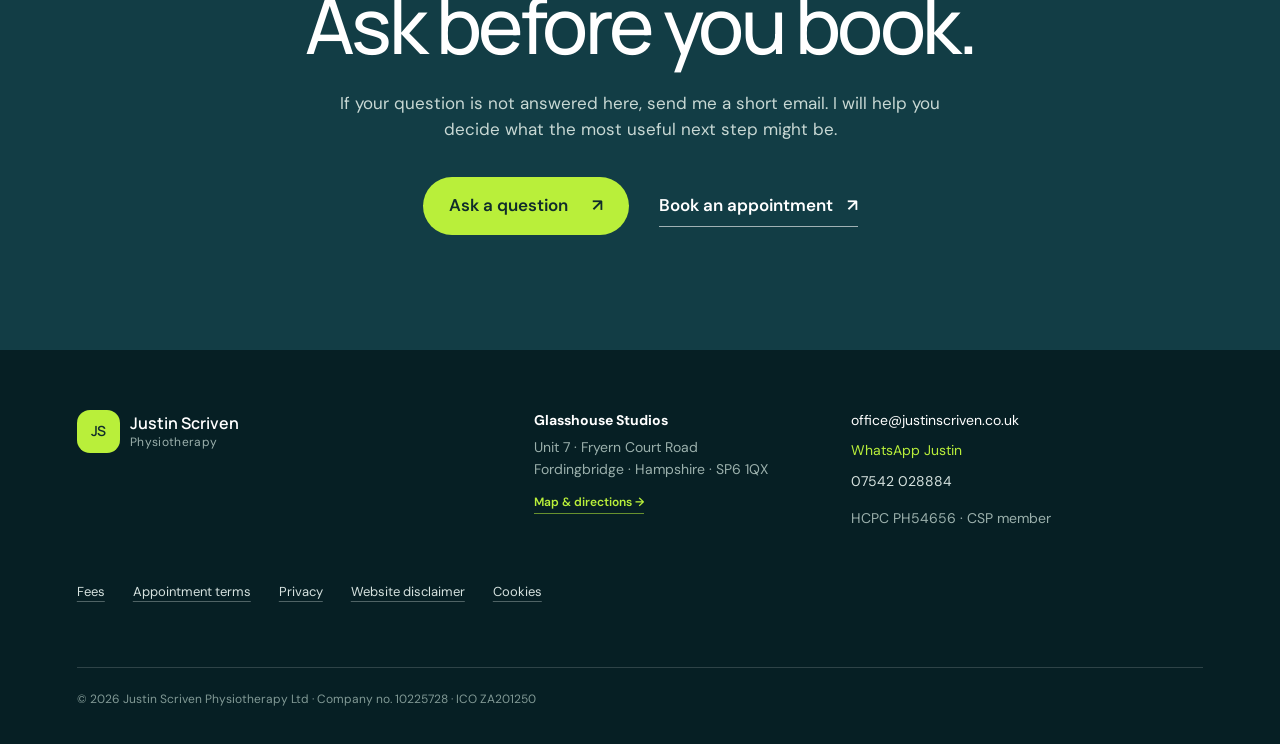
<file: faqs.html>
<!doctype html>
<html lang="en-GB">
<head>
  <meta charset="utf-8">
  <meta name="viewport" content="width=device-width, initial-scale=1">
  <meta name="description" content="Answers to common questions about physiotherapy and Physio Life Skills appointments with Justin Scriven in Fordingbridge.">
  <title>Frequently Asked Questions | Justin Scriven Physiotherapy</title>
  <link rel="canonical" href="https://justinscriven.co.uk/faqs.html">
  <link rel="preconnect" href="https://fonts.googleapis.com">
  <link rel="preconnect" href="https://fonts.gstatic.com" crossorigin>
  <link href="https://fonts.googleapis.com/css2?family=DM+Sans:wght@400;500;600&family=Manrope:wght@400;500;600&display=swap" rel="stylesheet">
  <link rel="stylesheet" href="styles.css">
<link href="https://fonts.googleapis.com/css2?family=Questrial&display=swap" rel="stylesheet">
<link href="https://fonts.googleapis.com/css2?family=Lato:wght@400&display=swap" rel="stylesheet">
</head>
<body class="inner-page faq-page">
  <a class="skip" href="#main">Skip to main content</a>

  <header class="site-header">
    <nav class="nav-shell" aria-label="Main navigation">
      <a class="brand" href="index.html" aria-label="Justin Scriven Physiotherapy home">
        <span class="brand-mark" aria-hidden="true"><span class="brand-initials"><span class="brand-hook-j">j</span>s</span></span>
        <span><strong><span class="brand-hook-j">j</span>ustin scriven</strong><small>PHYSIOTHERAPY</small></span>
      </a>
      <a class="compact-book" href="https://justin-scriven-physiotherapy-limited.uk1.cliniko.com/bookings#service" target="_blank" rel="noopener">Book</a>
      <button class="menu-button" aria-expanded="false" aria-controls="main-menu">Menu</button>
      <div class="nav-links" id="main-menu">
        <a href="physiotherapy.html">Physiotherapy</a>
        <a href="physio-life-skills.html">Physio Life Skills</a>
        <a href="about.html">About</a>
        <a href="fees.html">Fees</a>
        <a href="directions.html">Find us</a>
        <a class="active" href="faqs.html" aria-current="page">FAQs</a>
      </div>
      <a class="header-book" href="https://justin-scriven-physiotherapy-limited.uk1.cliniko.com/bookings#service" target="_blank" rel="noopener">Book an Appointment</a>
    </nav>
  </header>

  <main id="main">
    <section class="faq-hero">
      <p class="eyebrow light">Questions, answered</p>
      <div>
        <h1>Know what to expect.<br><em>Before you arrive.</em></h1>
        <p class="intro">Clear answers about choosing an appointment, preparing for your visit, what happens in the room and the practical details afterwards.</p>
      </div>
    </section>

    <nav class="faq-index" aria-label="Frequently asked question sections">
      <a href="#choosing"><span>01</span>Choosing your appointment</a>
      <a href="#before"><span>02</span>Before you come</a>
      <a href="#during"><span>03</span>During your appointment</a>
      <a href="#after"><span>04</span>Afterwards</a>
      <a href="#fees-insurance"><span>05</span>Fees, cancellations &amp; insurance</a>
      <a href="#life-skills"><span>06</span>Physio Life Skills</a>
    </nav>

    <section class="faq-sections">
      <article class="faq-section" id="choosing">
        <header><p class="eyebrow">01 · Getting started</p><h2>Choosing your appointment.</h2></header>
        <div class="faq-list faq-list-large">
          <details open>
            <summary>Do I need to be in pain to benefit?<span>+</span></summary>
            <p>No. Physiotherapy is appropriate when pain, injury, rehabilitation or a recurring problem is getting in the way. Physio Life Skills is being developed for people who may not be in pain but want to understand and build the strength, balance and movement that support an active life. Early access is planned for 2027.</p>
          </details>
          <details>
            <summary>Do I need a GP referral?<span>+</span></summary>
            <p>No. You can book directly. If your assessment suggests that medical investigation or another professional opinion would be useful, I will explain why and discuss the next step with you.</p>
          </details>
          <details>
            <summary>Should I book physiotherapy or Physio Life Skills?<span>+</span></summary>
            <p>Choose physiotherapy now if pain, injury, surgery or a problem that keeps returning is your main concern. Physio Life Skills will offer proactive Strength, Balance and Movement assessments, with early access planned for 2027. You can <a href="physio-life-skills.html#priority-list">join the priority list</a>, or <a href="mailto:office@justinscriven.co.uk?subject=Which%20appointment%20should%20I%20book%3F">email me</a> if you are unsure.</p>
          </details>
          <details>
            <summary>What problems do you commonly help with?<span>+</span></summary>
            <p>I commonly see shoulder, arm and elbow pain; back and neck pain; hip and knee problems; foot, ankle and tendon pain; persistent or recurring pain; and rehabilitation after injury or surgery. You do not need to know the exact diagnosis before you come.</p>
          </details>
          <details>
            <summary>Can I come if I have already had scans, surgery or other treatment?<span>+</span></summary>
            <p>Yes. Bring any relevant reports, letters or rehabilitation instructions. They can be considered alongside your story and physical assessment rather than viewed in isolation.</p>
          </details>
          <details>
            <summary>Are you professionally registered?<span>+</span></summary>
            <p>Yes. Justin is registered with the Health and Care Professions Council (HCPC PH54656) and is a member of the Chartered Society of Physiotherapy, with nearly 30 years of clinical experience.</p>
          </details>
        </div>
      </article>

      <article class="faq-section" id="before">
        <header><p class="eyebrow">02 · Preparing</p><h2>Before you come.</h2></header>
        <div class="faq-list faq-list-large">
          <details open>
            <summary>What should I wear?<span>+</span></summary>
            <p>Wear or bring comfortable clothing that lets you move and allows the relevant area to be assessed. Shorts are useful for hip, knee, leg or ankle problems, and a vest or loose top can help with shoulder or neck assessment. You will always be told what an examination involves and can decline or pause at any time.</p>
          </details>
          <details>
            <summary>What should I bring?<span>+</span></summary>
            <p>Bring any relevant letters, scan reports, operation or rehabilitation instructions and a list of medication if it may be relevant. It can also help to bring the shoes, brace, walking aid or other equipment connected with the problem—and any questions you want answered.</p>
          </details>
          <details>
            <summary>Can I bring someone with me?<span>+</span></summary>
            <p>Yes. You are welcome to bring a relative, friend, carer or chaperone. A parent or legal guardian must attend with anyone under 18.</p>
          </details>
          <details>
            <summary>Where is the clinic, and is there parking?<span>+</span></summary>
            <p>The clinic is at Unit 7, Glasshouse Studios, Fryern Court Road, Fordingbridge, Hampshire SP6 1QX. Visitor parking and step-free access are available. See the <a href="directions.html">map and arrival guide</a> before your visit.</p>
          </details>
          <details>
            <summary>What if I have access or mobility concerns?<span>+</span></summary>
            <p>Please contact me before your appointment. We can discuss parking, the route into the clinic and anything that would make your visit more comfortable.</p>
          </details>
          <details>
            <summary>Is the clinic an emergency service?<span>+</span></summary>
            <p>No. Call 999 for a medical emergency. For urgent advice in England when it is not life-threatening, use NHS 111 online or call 111.</p>
          </details>
        </div>
      </article>

      <article class="faq-section" id="during">
        <header><p class="eyebrow">03 · In the room</p><h2>During your appointment.</h2></header>
        <div class="faq-list faq-list-large">
          <details open>
            <summary>What happens at the first appointment?<span>+</span></summary>
            <p>An initial physiotherapy appointment lasts 60 minutes. We discuss what has happened, how it affects you and what you would most like to change. A physical assessment follows, then I explain what the findings suggest and we agree a manageable plan. Treatment may begin where appropriate.</p>
          </details>
          <details>
            <summary>Will I be examined or touched?<span>+</span></summary>
            <p>Physical assessment and hands-on treatment may be useful, but I will explain what I propose and why before we begin. Your consent is an ongoing conversation: you can ask questions, decline any part or ask to stop at any time.</p>
          </details>
          <details>
            <summary>Will treatment be painful?<span>+</span></summary>
            <p>The aim is not to push through pain. Some tests, movements or treatment may temporarily reproduce familiar symptoms, but I will explain what we are looking for and ask for your feedback. Please say if anything feels uncomfortable or worrying.</p>
          </details>
          <details>
            <summary>Will I have hands-on treatment or exercises?<span>+</span></summary>
            <p>That depends on what will be most useful for you. Care may combine hands-on treatment, purposeful exercise, activity changes and clear explanation. Each has a different role, and the balance should be personal to you.</p>
          </details>
          <details>
            <summary>Do you use AI-assisted note-taking?<span>+</span></summary>
            <p>I may use a secure AI-assisted note-taking tool to help create an accurate clinical record and allow me to focus more fully on our conversation. Before using it, I will explain what it does, how your information is handled and ask for your consent. You can decline or ask me to stop at any time without affecting your care. I remain responsible for checking and approving the final clinical record. Please ask if anything about this is unclear. More detail will be kept in the <a href="legal.html#privacy">privacy notice</a>.</p>
          </details>
          <details>
            <summary>What if I do not understand—or I am unhappy with something?<span>+</span></summary>
            <p>Please tell me. Ask for a different explanation, more time, a change of approach or a pause. You will not offend me, and speaking up will not affect your care. If something concerns you after the appointment, <a href="mailto:office@justinscriven.co.uk?subject=Question%20after%20my%20appointment">email me</a> so that it can be addressed.</p>
          </details>
        </div>
      </article>

      <article class="faq-section" id="after">
        <header><p class="eyebrow">04 · Next steps</p><h2>After your appointment.</h2></header>
        <div class="faq-list faq-list-large">
          <details open>
            <summary>Will I be given exercises or a plan?<span>+</span></summary>
            <p>Often, but only where they serve a clear purpose. The aim is a focused, realistic plan that is understandable and connected to the activities you want to regain—not an overwhelming list.</p>
          </details>
          <details>
            <summary>How many appointments will I need?<span>+</span></summary>
            <p>There is no standard course. It depends on the problem, your goals and how things change. I will give you an honest view after assessment and review progress rather than booking treatment by formula. You are not committing to a block of appointments.</p>
          </details>
          <details>
            <summary>What if I feel sore afterwards?<span>+</span></summary>
            <p>A short-lived response can sometimes follow assessment, treatment or unfamiliar exercise. I will explain what may be expected and what to do. If symptoms are severe, unusual, getting worse or you feel unwell, seek appropriate medical advice rather than waiting for the next appointment.</p>
          </details>
          <details>
            <summary>Can you write to my GP or consultant?<span>+</span></summary>
            <p>Where it would help your care, I can communicate with another healthcare professional with your knowledge and appropriate consent.</p>
          </details>
        </div>
      </article>

      <article class="faq-section" id="fees-insurance">
        <header><p class="eyebrow">05 · Practical details</p><h2>Fees, cancellations &amp; insurance.</h2></header>
        <div class="faq-list faq-list-large">
          <details open>
            <summary>How much does an appointment cost?<span>+</span></summary>
            <p>An initial physiotherapy appointment is £120 for 60 minutes and a follow-up is £70 for 30 minutes. Physio Life Skills assessment formats and prices will be confirmed before early access opens in 2027. See the <a href="fees.html">appointments and fees page</a> for current details.</p>
          </details>
          <details>
            <summary>When is payment due?<span>+</span></summary>
            <p>Payment is due at the appointment unless it has been taken in advance during online booking.</p>
          </details>
          <details>
            <summary>Do you bill health insurers or third-party providers?<span>+</span></summary>
            <p>No. Appointments are self-funded and I do not bill insurance companies or other third-party providers directly. I can provide a receipt for you to submit, but reimbursement depends on your policy. Please check with your insurer before booking, including whether they require a GP referral, pre-authorisation or a particular type of practitioner.</p>
          </details>
          <details>
            <summary>What is the cancellation policy?<span>+</span></summary>
            <p>Please give at least 24 hours’ notice if you need to cancel or rearrange. With less than 24 hours’ notice, or if an appointment is missed, the full fee will normally be charged because the time has been reserved for you. If exceptional circumstances prevent you attending, contact the practice as soon as possible. See the full <a href="legal.html#appointments">appointment terms</a>.</p>
          </details>
          <details>
            <summary>What happens if I arrive late?<span>+</span></summary>
            <p>Arriving late may shorten the available appointment time, and the normal fee will still apply.</p>
          </details>
        </div>
      </article>

      <article class="faq-section" id="life-skills">
        <header><p class="eyebrow">06 · Looking ahead</p><h2>Physio Life Skills.</h2></header>
        <div class="faq-list faq-list-large">
          <details open>
            <summary>Is this ordinary physiotherapy?<span>+</span></summary>
            <p>It uses the same clinical reasoning, but the starting point is different. Physiotherapy often begins with pain or injury. Physio Life Skills begins with the physical qualities you want to understand, preserve or develop.</p>
          </details>
          <details>
            <summary>Do I need to be fit already?<span>+</span></summary>
            <p>No. The assessment meets you where you are. It is not a competition and the purpose is not to compare you with anyone else.</p>
          </details>
          <details>
            <summary>When will I be able to book?<span>+</span></summary>
            <p>Early-access appointments are planned for 2027 after the assessments have been carefully developed and trialled. <a href="physio-life-skills.html#priority-list">Join the priority list</a> to hear when the first appointments become available.</p>
          </details>
          <details>
            <summary>Will I be able to choose just one assessment?<span>+</span></summary>
            <p>Yes. Strength, Balance and Movement are being designed as standalone assessments, so you will be able to begin with the area that matters most. Connections with the other life skills can be discussed without turning the plan into an overwhelming list.</p>
          </details>
          <details>
            <summary>Will I receive exercises?<span>+</span></summary>
            <p>Where appropriate, you will receive a focused personal programme with clear demonstrations and a way to record progress. The emphasis is on something realistic enough to use.</p>
          </details>
        </div>
      </article>
    </section>

    <section class="faq-contact">
      <p class="eyebrow light">Still unsure?</p>
      <h2>Ask before you book.</h2>
      <p>If your question is not answered here, send me a short email. I will help you decide what the most useful next step might be.</p>
      <div class="faq-contact-actions">
        <a class="button button-bright" href="mailto:office@justinscriven.co.uk?subject=Question%20before%20booking">Ask a question <span>&#x2197;&#xFE0E;</span></a>
        <a class="text-link light-link" href="https://justin-scriven-physiotherapy-limited.uk1.cliniko.com/bookings#service" target="_blank" rel="noopener">Book an appointment <span>&#x2197;&#xFE0E;</span></a>
      </div>
    </section>
  </main>

  <footer>
    <a class="brand footer-brand" href="index.html"><span class="brand-mark">JS</span><span><strong>Justin Scriven</strong><small>Physiotherapy</small></span></a>
    <a class="footer-location" href="directions.html"><strong>Glasshouse Studios</strong><span>Unit 7 · Fryern Court Road<br>Fordingbridge · Hampshire · SP6 1QX</span><small>Map &amp; directions &#x2192;&#xFE0E;</small></a>
    <div class="footer-contact"><a href="mailto:office@justinscriven.co.uk">office@justinscriven.co.uk</a><a href="https://wa.me/447542028884" target="_blank" rel="noopener">WhatsApp Justin</a><a href="tel:+447542028884">07542 028884</a><span>HCPC PH54656 · CSP member</span></div>
    <div class="footer-legal"><a href="fees.html">Fees</a><a href="legal.html#appointments">Appointment terms</a><a href="legal.html#privacy">Privacy</a><a href="legal.html#disclaimer">Website disclaimer</a><a href="legal.html#cookies">Cookies</a></div>
    <p>© 2026 Justin Scriven Physiotherapy Ltd · Company no. 10225728 · ICO ZA201250</p>
  </footer>

  <script src="script.js"></script>
</body>
</html>
</file>
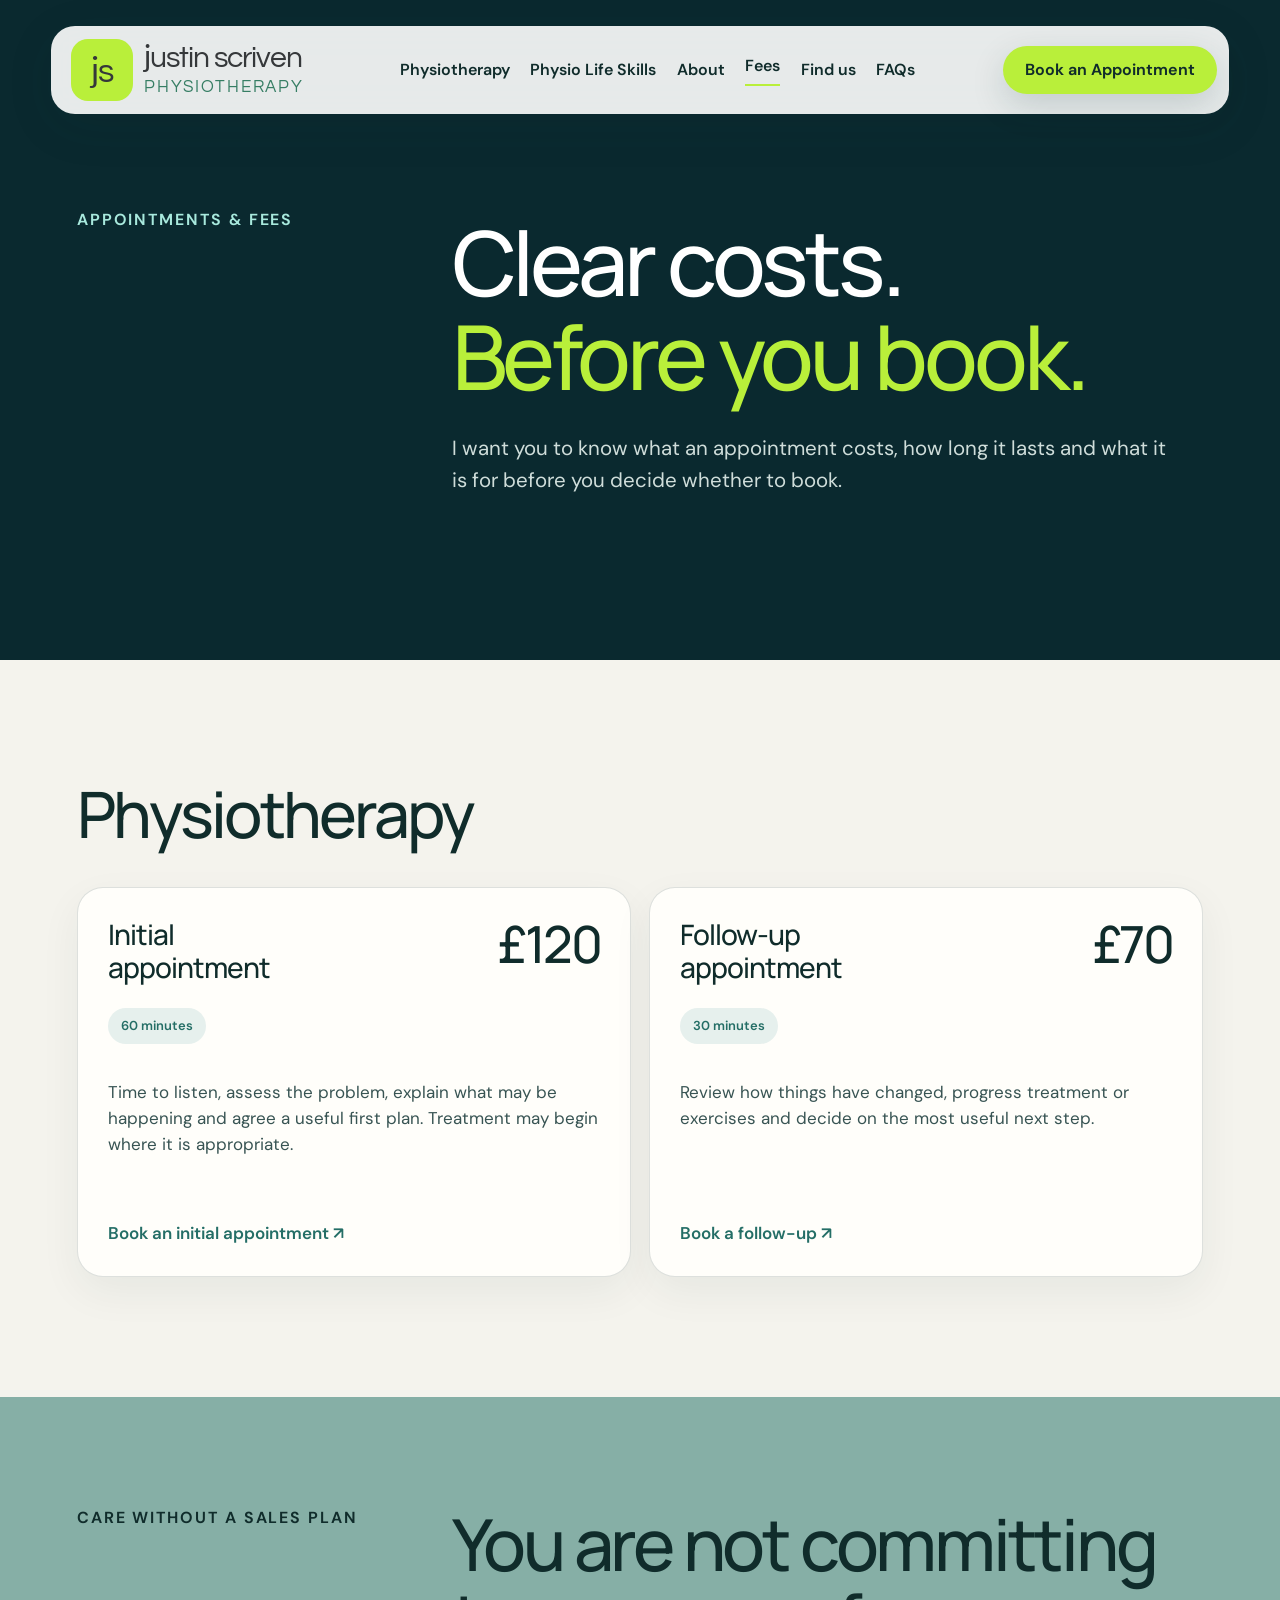
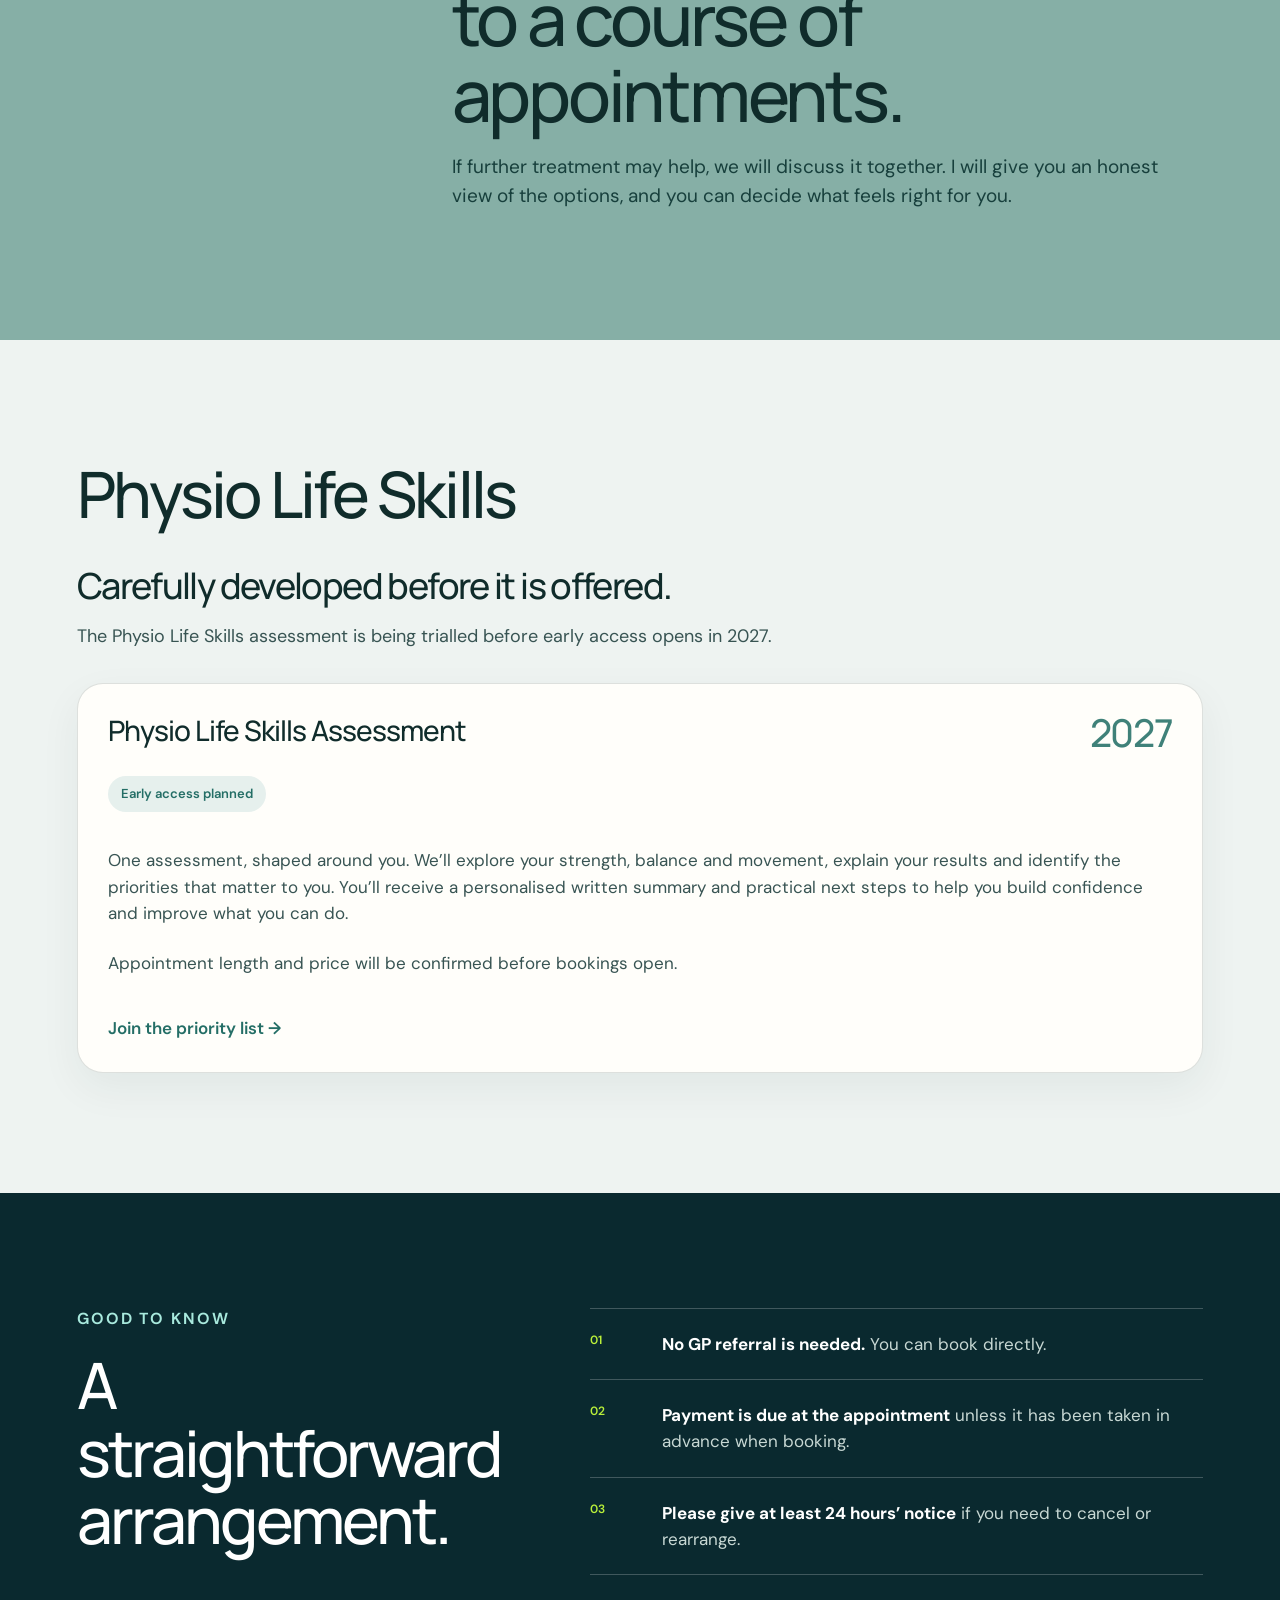
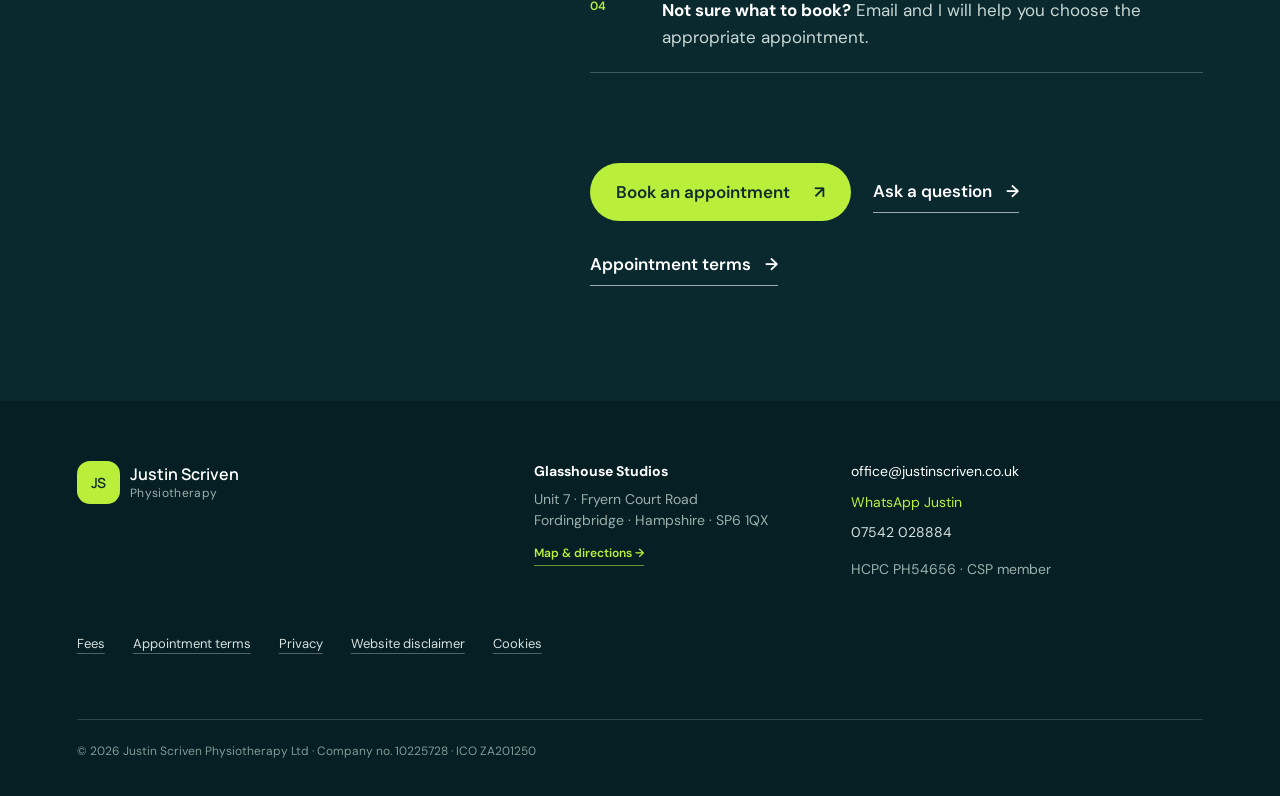
<file: fees.html>
<!doctype html>
<html lang="en-GB">
<head>
  <meta charset="utf-8">
  <meta name="viewport" content="width=device-width, initial-scale=1">
  <meta name="description" content="Physiotherapy appointments in Fordingbridge with Justin Scriven. Initial assessment £120 and follow-up appointments £70. Book online, no GP referral needed.">
  <title>Appointments & Fees | Justin Scriven Physiotherapy</title>
  <link rel="canonical" href="https://justinscriven.co.uk/fees.html">
  <link rel="preconnect" href="https://fonts.googleapis.com">
  <link rel="preconnect" href="https://fonts.gstatic.com" crossorigin>
  <link href="https://fonts.googleapis.com/css2?family=DM+Sans:wght@400;500;600&family=Manrope:wght@400;500;600&display=swap" rel="stylesheet">
  <link rel="stylesheet" href="styles.css">
<link href="https://fonts.googleapis.com/css2?family=Questrial&display=swap" rel="stylesheet">
<link href="https://fonts.googleapis.com/css2?family=Lato:wght@400&display=swap" rel="stylesheet">
</head>
<body class="inner-page fees-page">
  <a class="skip" href="#main">Skip to main content</a>

  <header class="site-header">
    <nav class="nav-shell" aria-label="Main navigation">
      <a class="brand" href="index.html" aria-label="Justin Scriven Physiotherapy home">
        <span class="brand-mark" aria-hidden="true"><span class="brand-initials"><span class="brand-hook-j">j</span>s</span></span>
        <span><strong><span class="brand-hook-j">j</span>ustin scriven</strong><small>PHYSIOTHERAPY</small></span>
      </a>
      <a class="compact-book" href="https://justin-scriven-physiotherapy-limited.uk1.cliniko.com/bookings#service" target="_blank" rel="noopener">Book</a>
      <button class="menu-button" aria-expanded="false" aria-controls="main-menu">Menu</button>
      <div class="nav-links" id="main-menu">
        <a href="physiotherapy.html">Physiotherapy</a>
        <a href="physio-life-skills.html">Physio Life Skills</a>
        <a href="about.html">About</a>
        <a class="active" href="fees.html" aria-current="page">Fees</a>
        <a href="directions.html">Find us</a>
        <a href="faqs.html">FAQs</a>
      </div>
      <a class="header-book" href="https://justin-scriven-physiotherapy-limited.uk1.cliniko.com/bookings#service" target="_blank" rel="noopener">Book an Appointment</a>
    </nav>
  </header>

  <main id="main">
    <section class="fees-hero">
      <p class="eyebrow light">Appointments &amp; fees</p>
      <div>
        <h1>Clear costs.<br><em>Before you book.</em></h1>
        <p class="intro">I want you to know what an appointment costs, how long it lasts and what it is for before you decide whether to book.</p>
      </div>
    </section>

    <section class="fees-section" aria-labelledby="physio-fees-heading">
      <div class="fees-heading physio-fees-heading">
        <h2 id="physio-fees-heading">Physiotherapy</h2>
      </div>
      <div class="fee-grid fee-grid-two">
        <article class="fee-card">
          <div class="fee-card-top"><span>Initial appointment</span><strong>£120</strong></div>
          <p class="fee-duration">60 minutes</p>
          <p>Time to listen, assess the problem, explain what may be happening and agree a useful first plan. Treatment may begin where it is appropriate.</p>
          <a href="https://justin-scriven-physiotherapy-limited.uk1.cliniko.com/bookings#service" target="_blank" rel="noopener">Book an initial appointment <span>&#x2197;&#xFE0E;</span></a>
        </article>
        <article class="fee-card">
          <div class="fee-card-top"><span>Follow-up appointment</span><strong>£70</strong></div>
          <p class="fee-duration">30 minutes</p>
          <p>Review how things have changed, progress treatment or exercises and decide on the most useful next step.</p>
          <a href="https://justin-scriven-physiotherapy-limited.uk1.cliniko.com/bookings#service" target="_blank" rel="noopener">Book a follow-up <span>&#x2197;&#xFE0E;</span></a>
        </article>
      </div>
    </section>

    <section class="fees-reassurance">
      <p class="eyebrow">Care without a sales plan</p>
      <div>
        <h2>You are not committing<br>to a course of appointments.</h2>
        <p>If further treatment may help, we will discuss it together. I will give you an honest view of the options, and you can decide what feels right for you.</p>
      </div>
    </section>

    <section class="fees-section assessment-fees" aria-labelledby="assessment-fees-heading">
      <div class="fees-heading physio-fees-heading">
        <h2 id="assessment-fees-heading">Physio Life Skills</h2>
      </div>
      <div class="assessment-fees-intro">
        <h3>Carefully developed before it is offered.</h3>
        <p>The Physio Life Skills assessment is being trialled before early access opens in 2027.</p>
      </div>
      <div class="fee-grid">
        <article class="fee-card">
          <div class="fee-card-top"><span>Physio Life Skills Assessment</span><strong class="fee-launch-year">2027</strong></div>
          <p class="fee-duration">Early access planned</p>
          <p>One assessment, shaped around you. We’ll explore your strength, balance and movement, explain your results and identify the priorities that matter to you. You’ll receive a personalised written summary and practical next steps to help you build confidence and improve what you can do.</p>
          <p class="assessment-fees-price-note">Appointment length and price will be confirmed before bookings open.</p>
          <a href="physio-life-skills.html#priority-list">Join the priority list <span>&#x2192;&#xFE0E;</span></a>
        </article>
      </div>
    </section>

    <section class="fees-practical">
      <div>
        <p class="eyebrow light">Good to know</p>
        <h2>A straightforward arrangement.</h2>
      </div>
      <ul>
        <li><span>01</span><p><strong>No GP referral is needed.</strong> You can book directly.</p></li>
        <li><span>02</span><p><strong>Payment is due at the appointment</strong> unless it has been taken in advance when booking.</p></li>
        <li><span>03</span><p><strong>Please give at least 24 hours’ notice</strong> if you need to cancel or rearrange.</p></li>
        <li><span>04</span><p><strong>Not sure what to book?</strong> Email and I will help you choose the appropriate appointment.</p></li>
      </ul>
      <div class="fees-practical-actions">
        <a class="button button-bright" href="https://justin-scriven-physiotherapy-limited.uk1.cliniko.com/bookings#service" target="_blank" rel="noopener">Book an appointment <span>&#x2197;&#xFE0E;</span></a>
        <a class="text-link light-link" href="mailto:office@justinscriven.co.uk?subject=Appointment%20question">Ask a question <span>&#x2192;&#xFE0E;</span></a>
        <a class="text-link light-link" href="legal.html#appointments">Appointment terms <span>&#x2192;&#xFE0E;</span></a>
      </div>
    </section>
  </main>

  <footer>
    <a class="brand footer-brand" href="index.html"><span class="brand-mark">JS</span><span><strong>Justin Scriven</strong><small>Physiotherapy</small></span></a>
    <a class="footer-location" href="directions.html"><strong>Glasshouse Studios</strong><span>Unit 7 · Fryern Court Road<br>Fordingbridge · Hampshire · SP6 1QX</span><small>Map &amp; directions &#x2192;&#xFE0E;</small></a>
    <div class="footer-contact"><a href="mailto:office@justinscriven.co.uk">office@justinscriven.co.uk</a><a href="https://wa.me/447542028884" target="_blank" rel="noopener">WhatsApp Justin</a><a href="tel:+447542028884">07542 028884</a><span>HCPC PH54656 · CSP member</span></div>
    <div class="footer-legal"><a href="fees.html">Fees</a><a href="legal.html#appointments">Appointment terms</a><a href="legal.html#privacy">Privacy</a><a href="legal.html#disclaimer">Website disclaimer</a><a href="legal.html#cookies">Cookies</a></div>
    <p>© 2026 Justin Scriven Physiotherapy Ltd · Company no. 10225728 · ICO ZA201250</p>
  </footer>

  <script src="script.js"></script>
</body>
</html>
</file>
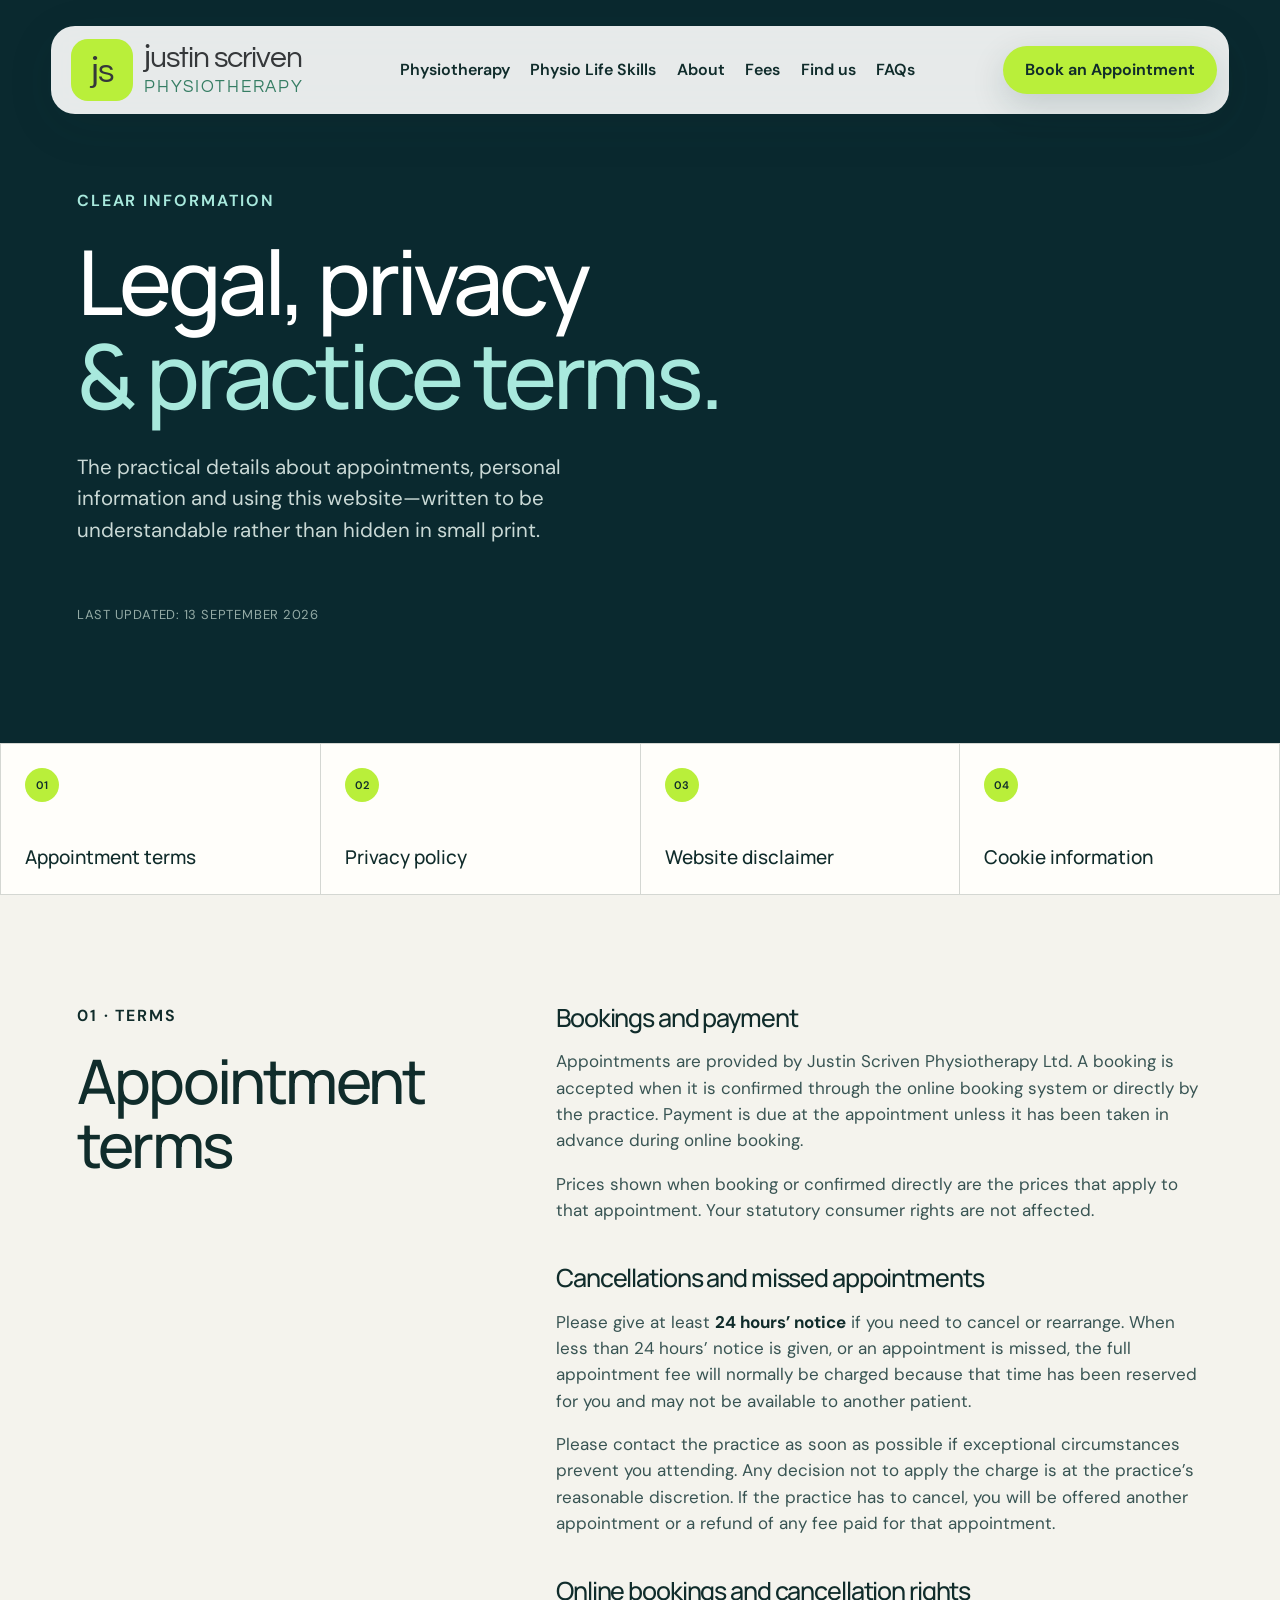
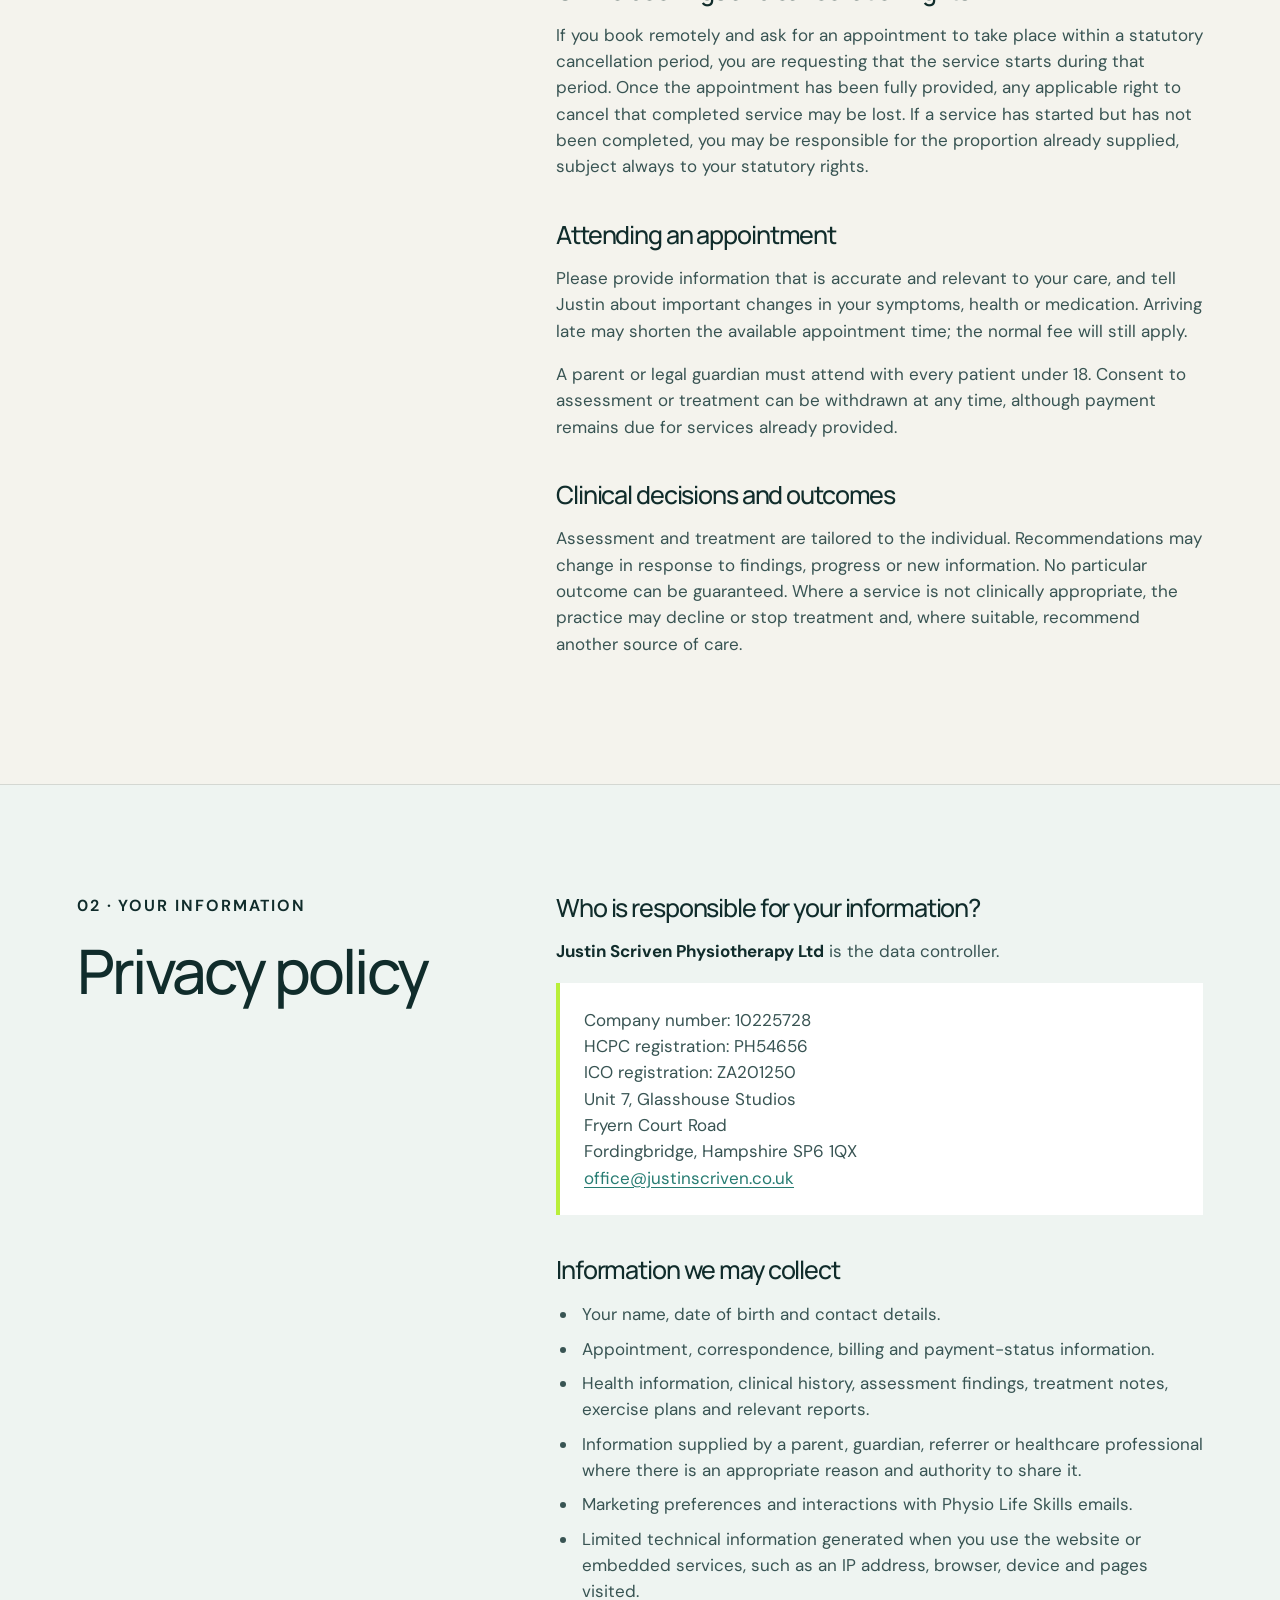
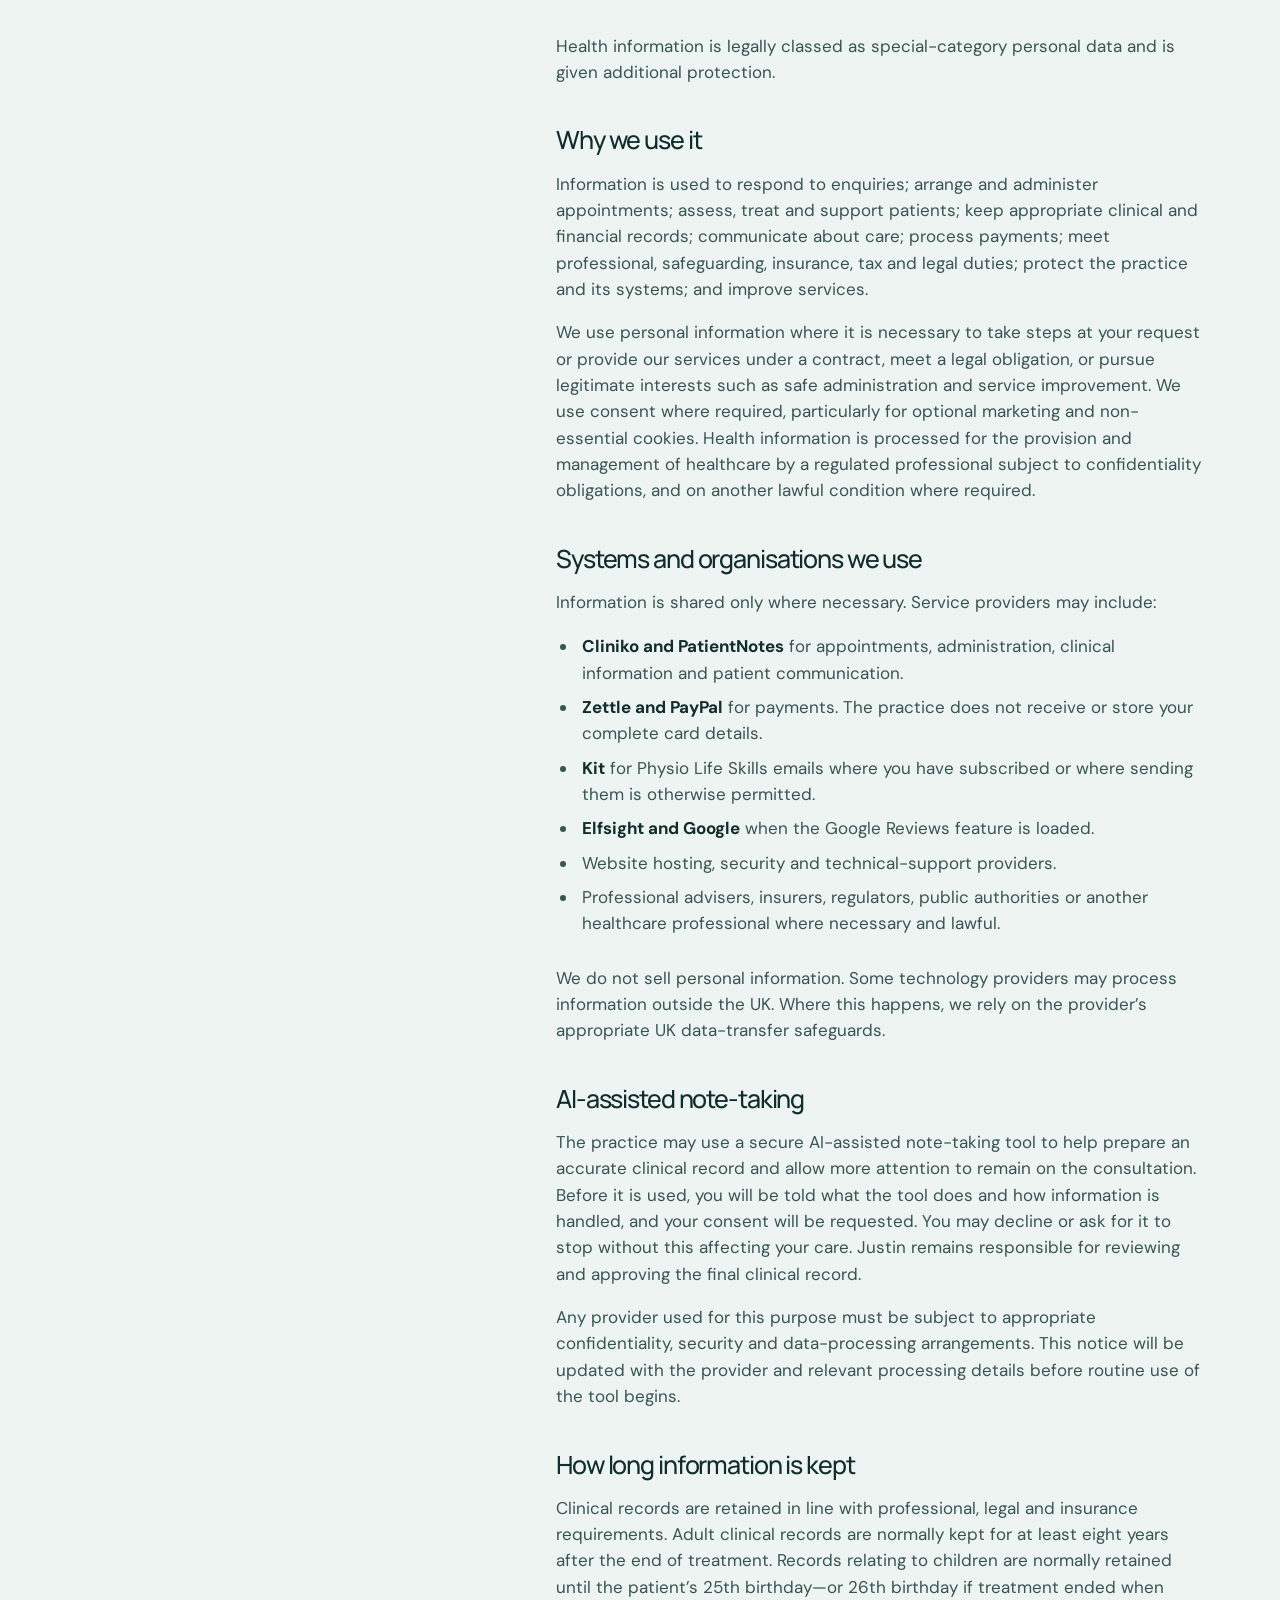
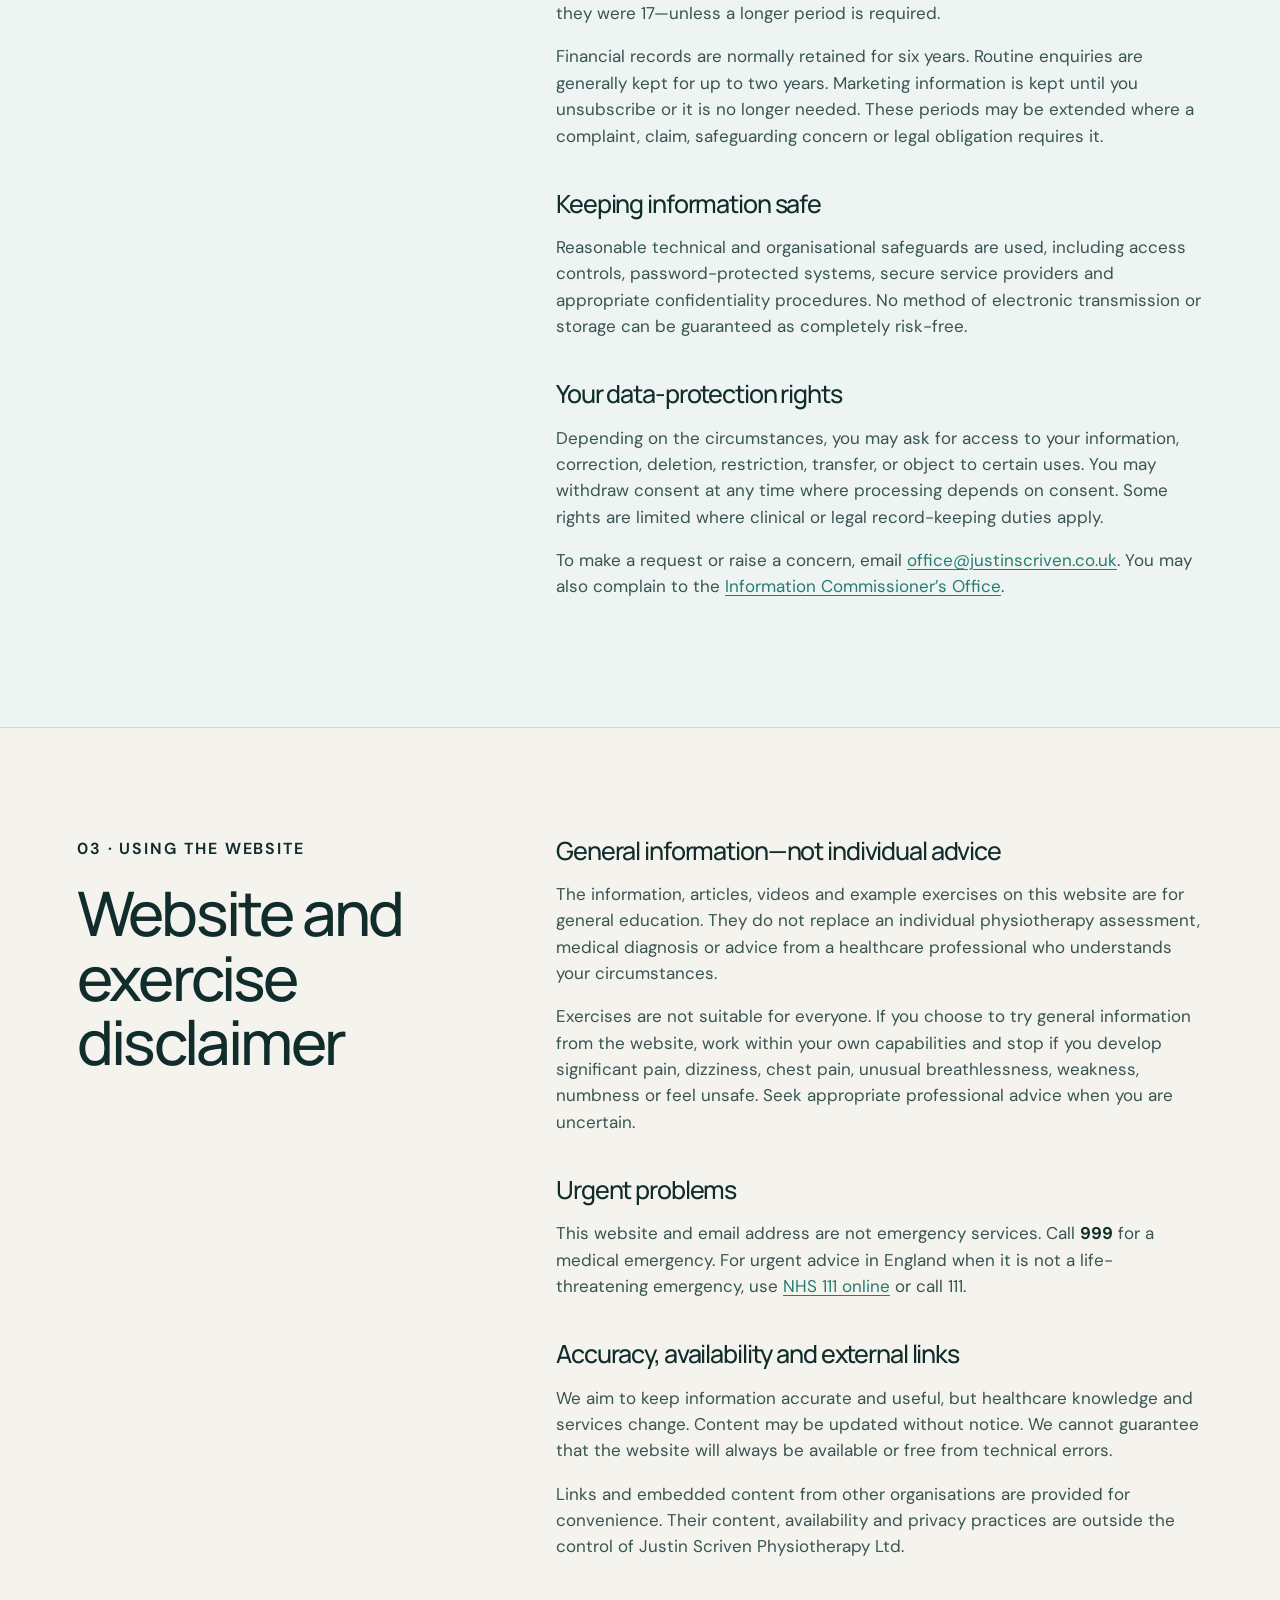
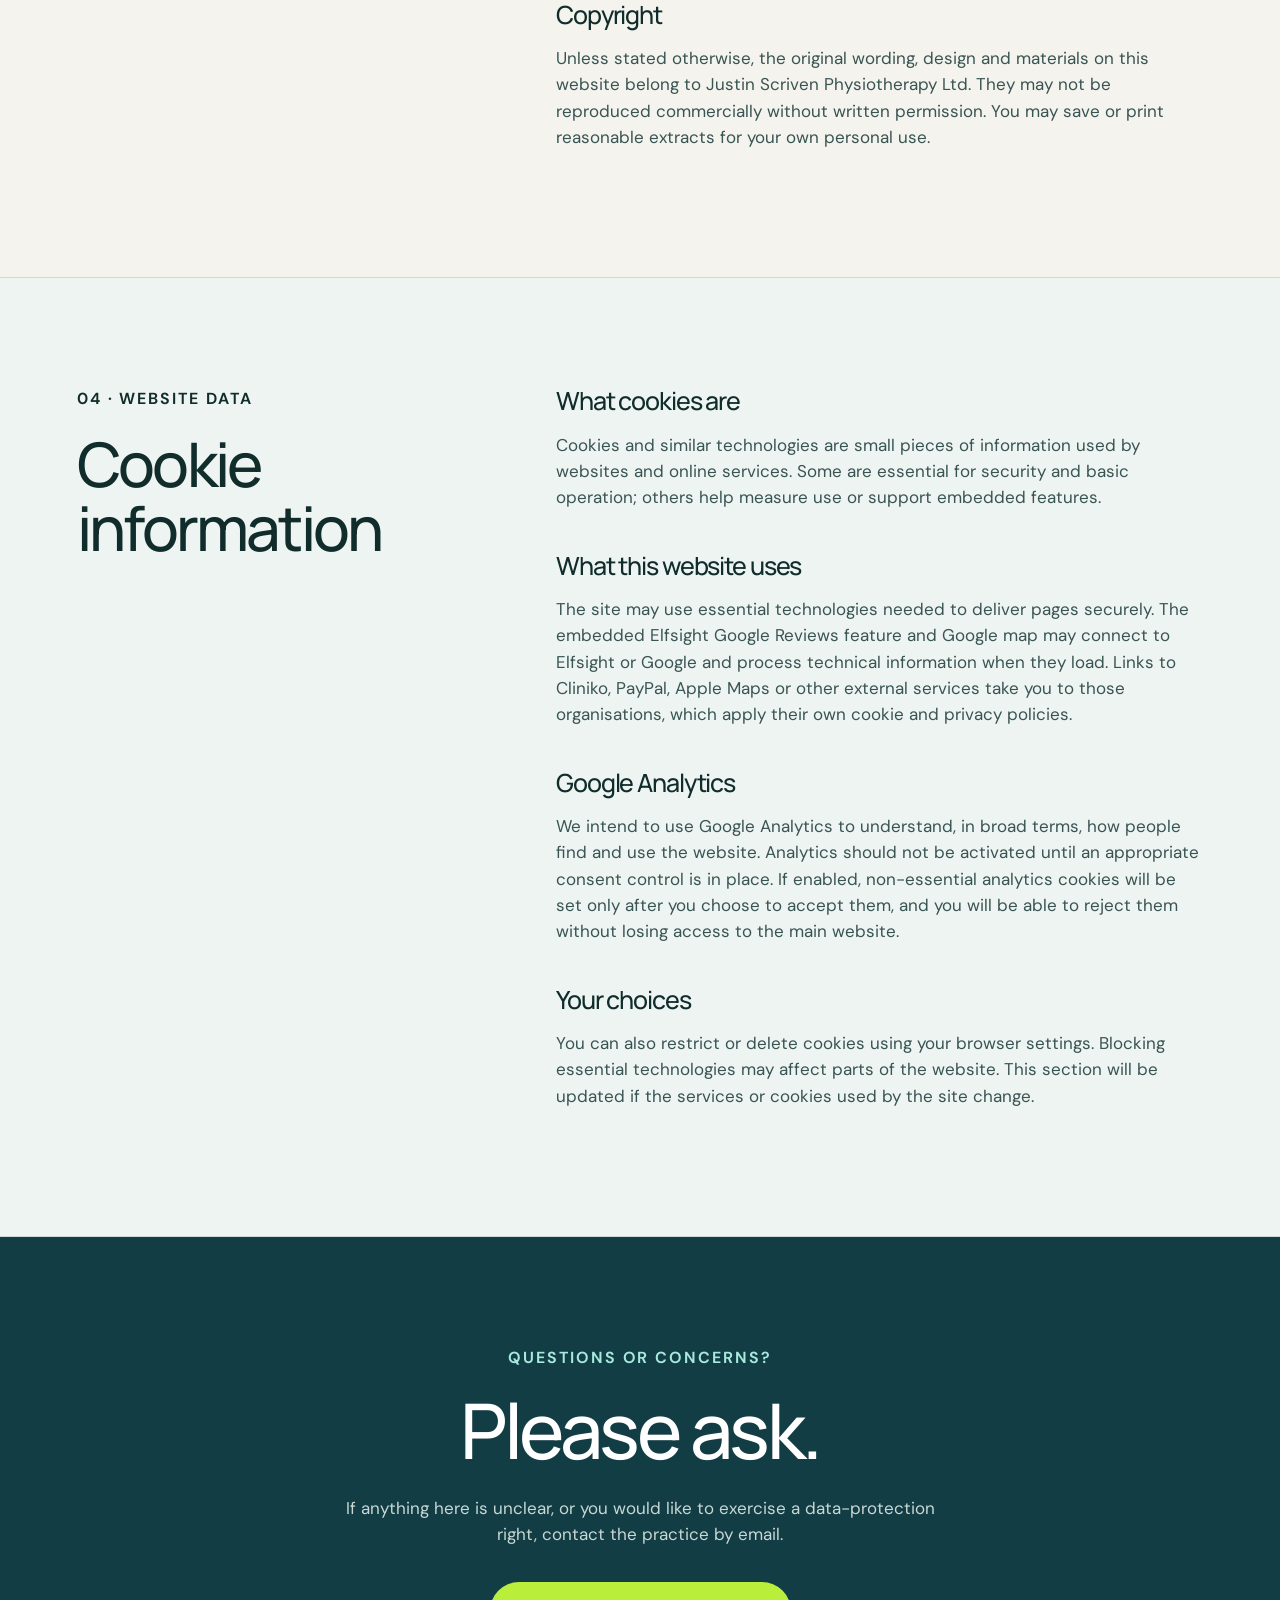
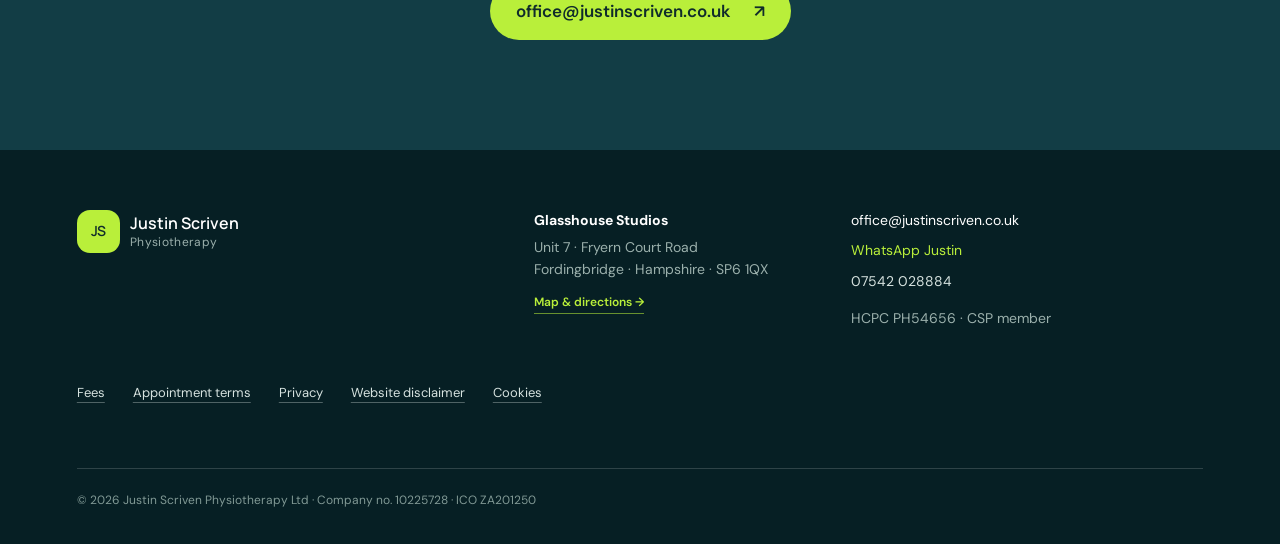
<file: legal.html>
<!doctype html>
<html lang="en-GB">
<head>
  <meta charset="utf-8">
  <meta name="viewport" content="width=device-width, initial-scale=1">
  <meta name="description" content="Privacy, appointment terms, website disclaimer and cookie information for Justin Scriven Physiotherapy Ltd in Fordingbridge.">
  <title>Legal & Privacy | Justin Scriven Physiotherapy</title>
  <link rel="canonical" href="https://justinscriven.co.uk/legal.html">
  <link rel="preconnect" href="https://fonts.googleapis.com">
  <link rel="preconnect" href="https://fonts.gstatic.com" crossorigin>
  <link href="https://fonts.googleapis.com/css2?family=DM+Sans:wght@400;500;600&family=Manrope:wght@400;500;600&display=swap" rel="stylesheet">
  <link rel="stylesheet" href="styles.css">
<link href="https://fonts.googleapis.com/css2?family=Questrial&display=swap" rel="stylesheet">
<link href="https://fonts.googleapis.com/css2?family=Lato:wght@400&display=swap" rel="stylesheet">
</head>
<body class="inner-page legal-page">
  <a class="skip" href="#main">Skip to main content</a>

  <header class="site-header">
    <nav class="nav-shell" aria-label="Main navigation">
      <a class="brand" href="index.html" aria-label="Justin Scriven Physiotherapy home">
        <span class="brand-mark" aria-hidden="true"><span class="brand-initials"><span class="brand-hook-j">j</span>s</span></span>
        <span><strong><span class="brand-hook-j">j</span>ustin scriven</strong><small>PHYSIOTHERAPY</small></span>
      </a>
      <a class="compact-book" href="https://justin-scriven-physiotherapy-limited.uk1.cliniko.com/bookings#service" target="_blank" rel="noopener">Book</a>
      <button class="menu-button" aria-expanded="false" aria-controls="main-menu">Menu</button>
      <div class="nav-links" id="main-menu">
        <a href="physiotherapy.html">Physiotherapy</a>
        <a href="physio-life-skills.html">Physio Life Skills</a>
        <a href="about.html">About</a>
        <a href="fees.html">Fees</a>
        <a href="directions.html">Find us</a>
        <a href="faqs.html">FAQs</a>
      </div>
      <a class="header-book" href="https://justin-scriven-physiotherapy-limited.uk1.cliniko.com/bookings#service" target="_blank" rel="noopener">Book an Appointment</a>
    </nav>
  </header>

  <main id="main">
    <section class="legal-hero">
      <p class="eyebrow light">Clear information</p>
      <h1>Legal, privacy<br><em>&amp; practice terms.</em></h1>
      <p class="intro">The practical details about appointments, personal information and using this website—written to be understandable rather than hidden in small print.</p>
      <p class="legal-updated">Last updated: 13 September 2026</p>
    </section>

    <nav class="legal-index" aria-label="Legal page sections">
      <a href="#appointments"><span>01</span>Appointment terms</a>
      <a href="#privacy"><span>02</span>Privacy policy</a>
      <a href="#disclaimer"><span>03</span>Website disclaimer</a>
      <a href="#cookies"><span>04</span>Cookie information</a>
    </nav>

    <section class="legal-content">
      <article class="legal-section" id="appointments">
        <header><p class="eyebrow">01 · Terms</p><h2>Appointment terms</h2></header>
        <div class="legal-copy">
          <h3>Bookings and payment</h3>
          <p>Appointments are provided by Justin Scriven Physiotherapy Ltd. A booking is accepted when it is confirmed through the online booking system or directly by the practice. Payment is due at the appointment unless it has been taken in advance during online booking.</p>
          <p>Prices shown when booking or confirmed directly are the prices that apply to that appointment. Your statutory consumer rights are not affected.</p>

          <h3>Cancellations and missed appointments</h3>
          <p>Please give at least <strong>24 hours’ notice</strong> if you need to cancel or rearrange. When less than 24 hours’ notice is given, or an appointment is missed, the full appointment fee will normally be charged because that time has been reserved for you and may not be available to another patient.</p>
          <p>Please contact the practice as soon as possible if exceptional circumstances prevent you attending. Any decision not to apply the charge is at the practice’s reasonable discretion. If the practice has to cancel, you will be offered another appointment or a refund of any fee paid for that appointment.</p>

          <h3>Online bookings and cancellation rights</h3>
          <p>If you book remotely and ask for an appointment to take place within a statutory cancellation period, you are requesting that the service starts during that period. Once the appointment has been fully provided, any applicable right to cancel that completed service may be lost. If a service has started but has not been completed, you may be responsible for the proportion already supplied, subject always to your statutory rights.</p>

          <h3>Attending an appointment</h3>
          <p>Please provide information that is accurate and relevant to your care, and tell Justin about important changes in your symptoms, health or medication. Arriving late may shorten the available appointment time; the normal fee will still apply.</p>
          <p>A parent or legal guardian must attend with every patient under 18. Consent to assessment or treatment can be withdrawn at any time, although payment remains due for services already provided.</p>

          <h3>Clinical decisions and outcomes</h3>
          <p>Assessment and treatment are tailored to the individual. Recommendations may change in response to findings, progress or new information. No particular outcome can be guaranteed. Where a service is not clinically appropriate, the practice may decline or stop treatment and, where suitable, recommend another source of care.</p>
        </div>
      </article>

      <article class="legal-section" id="privacy">
        <header><p class="eyebrow">02 · Your information</p><h2>Privacy policy</h2></header>
        <div class="legal-copy">
          <h3>Who is responsible for your information?</h3>
          <p><strong>Justin Scriven Physiotherapy Ltd</strong> is the data controller.</p>
          <address>Company number: 10225728<br>HCPC registration: PH54656<br>ICO registration: ZA201250<br>Unit 7, Glasshouse Studios<br>Fryern Court Road<br>Fordingbridge, Hampshire SP6 1QX<br><a href="mailto:office@justinscriven.co.uk">office@justinscriven.co.uk</a></address>

          <h3>Information we may collect</h3>
          <ul>
            <li>Your name, date of birth and contact details.</li>
            <li>Appointment, correspondence, billing and payment-status information.</li>
            <li>Health information, clinical history, assessment findings, treatment notes, exercise plans and relevant reports.</li>
            <li>Information supplied by a parent, guardian, referrer or healthcare professional where there is an appropriate reason and authority to share it.</li>
            <li>Marketing preferences and interactions with Physio Life Skills emails.</li>
            <li>Limited technical information generated when you use the website or embedded services, such as an IP address, browser, device and pages visited.</li>
          </ul>
          <p>Health information is legally classed as special-category personal data and is given additional protection.</p>

          <h3>Why we use it</h3>
          <p>Information is used to respond to enquiries; arrange and administer appointments; assess, treat and support patients; keep appropriate clinical and financial records; communicate about care; process payments; meet professional, safeguarding, insurance, tax and legal duties; protect the practice and its systems; and improve services.</p>
          <p>We use personal information where it is necessary to take steps at your request or provide our services under a contract, meet a legal obligation, or pursue legitimate interests such as safe administration and service improvement. We use consent where required, particularly for optional marketing and non-essential cookies. Health information is processed for the provision and management of healthcare by a regulated professional subject to confidentiality obligations, and on another lawful condition where required.</p>

          <h3>Systems and organisations we use</h3>
          <p>Information is shared only where necessary. Service providers may include:</p>
          <ul>
            <li><strong>Cliniko and PatientNotes</strong> for appointments, administration, clinical information and patient communication.</li>
            <li><strong>Zettle and PayPal</strong> for payments. The practice does not receive or store your complete card details.</li>
            <li><strong>Kit</strong> for Physio Life Skills emails where you have subscribed or where sending them is otherwise permitted.</li>
            <li><strong>Elfsight and Google</strong> when the Google Reviews feature is loaded.</li>
            <li>Website hosting, security and technical-support providers.</li>
            <li>Professional advisers, insurers, regulators, public authorities or another healthcare professional where necessary and lawful.</li>
          </ul>
          <p>We do not sell personal information. Some technology providers may process information outside the UK. Where this happens, we rely on the provider’s appropriate UK data-transfer safeguards.</p>

          <h3>AI-assisted note-taking</h3>
          <p>The practice may use a secure AI-assisted note-taking tool to help prepare an accurate clinical record and allow more attention to remain on the consultation. Before it is used, you will be told what the tool does and how information is handled, and your consent will be requested. You may decline or ask for it to stop without this affecting your care. Justin remains responsible for reviewing and approving the final clinical record.</p>
          <p>Any provider used for this purpose must be subject to appropriate confidentiality, security and data-processing arrangements. This notice will be updated with the provider and relevant processing details before routine use of the tool begins.</p>

          <h3>How long information is kept</h3>
          <p>Clinical records are retained in line with professional, legal and insurance requirements. Adult clinical records are normally kept for at least eight years after the end of treatment. Records relating to children are normally retained until the patient’s 25th birthday—or 26th birthday if treatment ended when they were 17—unless a longer period is required.</p>
          <p>Financial records are normally retained for six years. Routine enquiries are generally kept for up to two years. Marketing information is kept until you unsubscribe or it is no longer needed. These periods may be extended where a complaint, claim, safeguarding concern or legal obligation requires it.</p>

          <h3>Keeping information safe</h3>
          <p>Reasonable technical and organisational safeguards are used, including access controls, password-protected systems, secure service providers and appropriate confidentiality procedures. No method of electronic transmission or storage can be guaranteed as completely risk-free.</p>

          <h3>Your data-protection rights</h3>
          <p>Depending on the circumstances, you may ask for access to your information, correction, deletion, restriction, transfer, or object to certain uses. You may withdraw consent at any time where processing depends on consent. Some rights are limited where clinical or legal record-keeping duties apply.</p>
          <p>To make a request or raise a concern, email <a href="mailto:office@justinscriven.co.uk">office@justinscriven.co.uk</a>. You may also complain to the <a href="https://ico.org.uk/make-a-complaint/" target="_blank" rel="noopener">Information Commissioner’s Office</a>.</p>
        </div>
      </article>

      <article class="legal-section" id="disclaimer">
        <header><p class="eyebrow">03 · Using the website</p><h2>Website and exercise disclaimer</h2></header>
        <div class="legal-copy">
          <h3>General information—not individual advice</h3>
          <p>The information, articles, videos and example exercises on this website are for general education. They do not replace an individual physiotherapy assessment, medical diagnosis or advice from a healthcare professional who understands your circumstances.</p>
          <p>Exercises are not suitable for everyone. If you choose to try general information from the website, work within your own capabilities and stop if you develop significant pain, dizziness, chest pain, unusual breathlessness, weakness, numbness or feel unsafe. Seek appropriate professional advice when you are uncertain.</p>

          <h3>Urgent problems</h3>
          <p>This website and email address are not emergency services. Call <strong>999</strong> for a medical emergency. For urgent advice in England when it is not a life-threatening emergency, use <a href="https://111.nhs.uk/" target="_blank" rel="noopener">NHS 111 online</a> or call 111.</p>

          <h3>Accuracy, availability and external links</h3>
          <p>We aim to keep information accurate and useful, but healthcare knowledge and services change. Content may be updated without notice. We cannot guarantee that the website will always be available or free from technical errors.</p>
          <p>Links and embedded content from other organisations are provided for convenience. Their content, availability and privacy practices are outside the control of Justin Scriven Physiotherapy Ltd.</p>

          <h3>Copyright</h3>
          <p>Unless stated otherwise, the original wording, design and materials on this website belong to Justin Scriven Physiotherapy Ltd. They may not be reproduced commercially without written permission. You may save or print reasonable extracts for your own personal use.</p>
        </div>
      </article>

      <article class="legal-section" id="cookies">
        <header><p class="eyebrow">04 · Website data</p><h2>Cookie information</h2></header>
        <div class="legal-copy">
          <h3>What cookies are</h3>
          <p>Cookies and similar technologies are small pieces of information used by websites and online services. Some are essential for security and basic operation; others help measure use or support embedded features.</p>

          <h3>What this website uses</h3>
          <p>The site may use essential technologies needed to deliver pages securely. The embedded Elfsight Google Reviews feature and Google map may connect to Elfsight or Google and process technical information when they load. Links to Cliniko, PayPal, Apple Maps or other external services take you to those organisations, which apply their own cookie and privacy policies.</p>

          <h3>Google Analytics</h3>
          <p>We intend to use Google Analytics to understand, in broad terms, how people find and use the website. Analytics should not be activated until an appropriate consent control is in place. If enabled, non-essential analytics cookies will be set only after you choose to accept them, and you will be able to reject them without losing access to the main website.</p>

          <h3>Your choices</h3>
          <p>You can also restrict or delete cookies using your browser settings. Blocking essential technologies may affect parts of the website. This section will be updated if the services or cookies used by the site change.</p>
        </div>
      </article>
    </section>

    <section class="legal-contact">
      <p class="eyebrow light">Questions or concerns?</p>
      <h2>Please ask.</h2>
      <p>If anything here is unclear, or you would like to exercise a data-protection right, contact the practice by email.</p>
      <a class="button button-bright" href="mailto:office@justinscriven.co.uk?subject=Legal%20or%20privacy%20enquiry">office@justinscriven.co.uk <span>&#x2197;&#xFE0E;</span></a>
    </section>
  </main>

  <footer>
    <a class="brand footer-brand" href="index.html"><span class="brand-mark">JS</span><span><strong>Justin Scriven</strong><small>Physiotherapy</small></span></a>
    <a class="footer-location" href="directions.html"><strong>Glasshouse Studios</strong><span>Unit 7 · Fryern Court Road<br>Fordingbridge · Hampshire · SP6 1QX</span><small>Map &amp; directions &#x2192;&#xFE0E;</small></a>
    <div class="footer-contact"><a href="mailto:office@justinscriven.co.uk">office@justinscriven.co.uk</a><a href="https://wa.me/447542028884" target="_blank" rel="noopener">WhatsApp Justin</a><a href="tel:+447542028884">07542 028884</a><span>HCPC PH54656 · CSP member</span></div>
    <div class="footer-legal"><a href="fees.html">Fees</a><a href="#appointments">Appointment terms</a><a href="#privacy">Privacy</a><a href="#disclaimer">Website disclaimer</a><a href="#cookies">Cookies</a></div>
    <p>© 2026 Justin Scriven Physiotherapy Ltd · Company no. 10225728 · ICO ZA201250</p>
  </footer>

  <script src="script.js"></script>
</body>
</html>
</file>
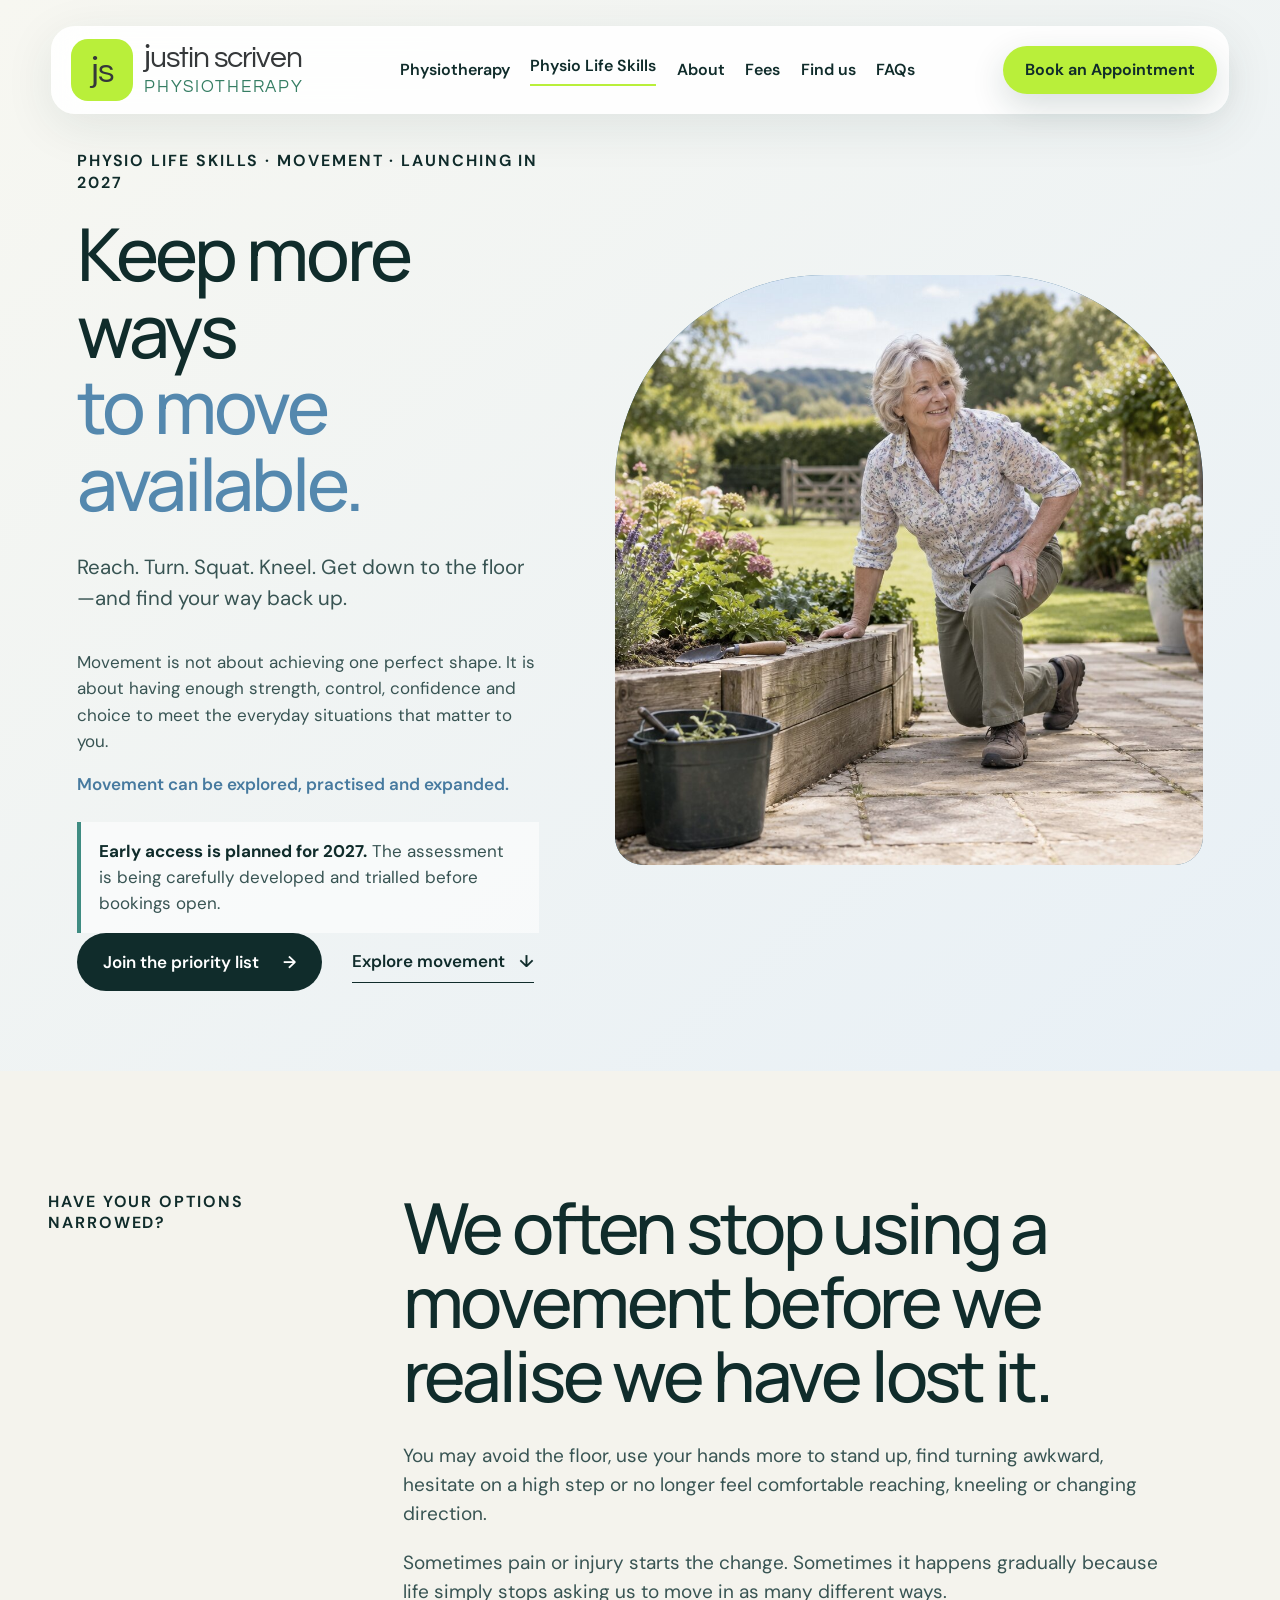
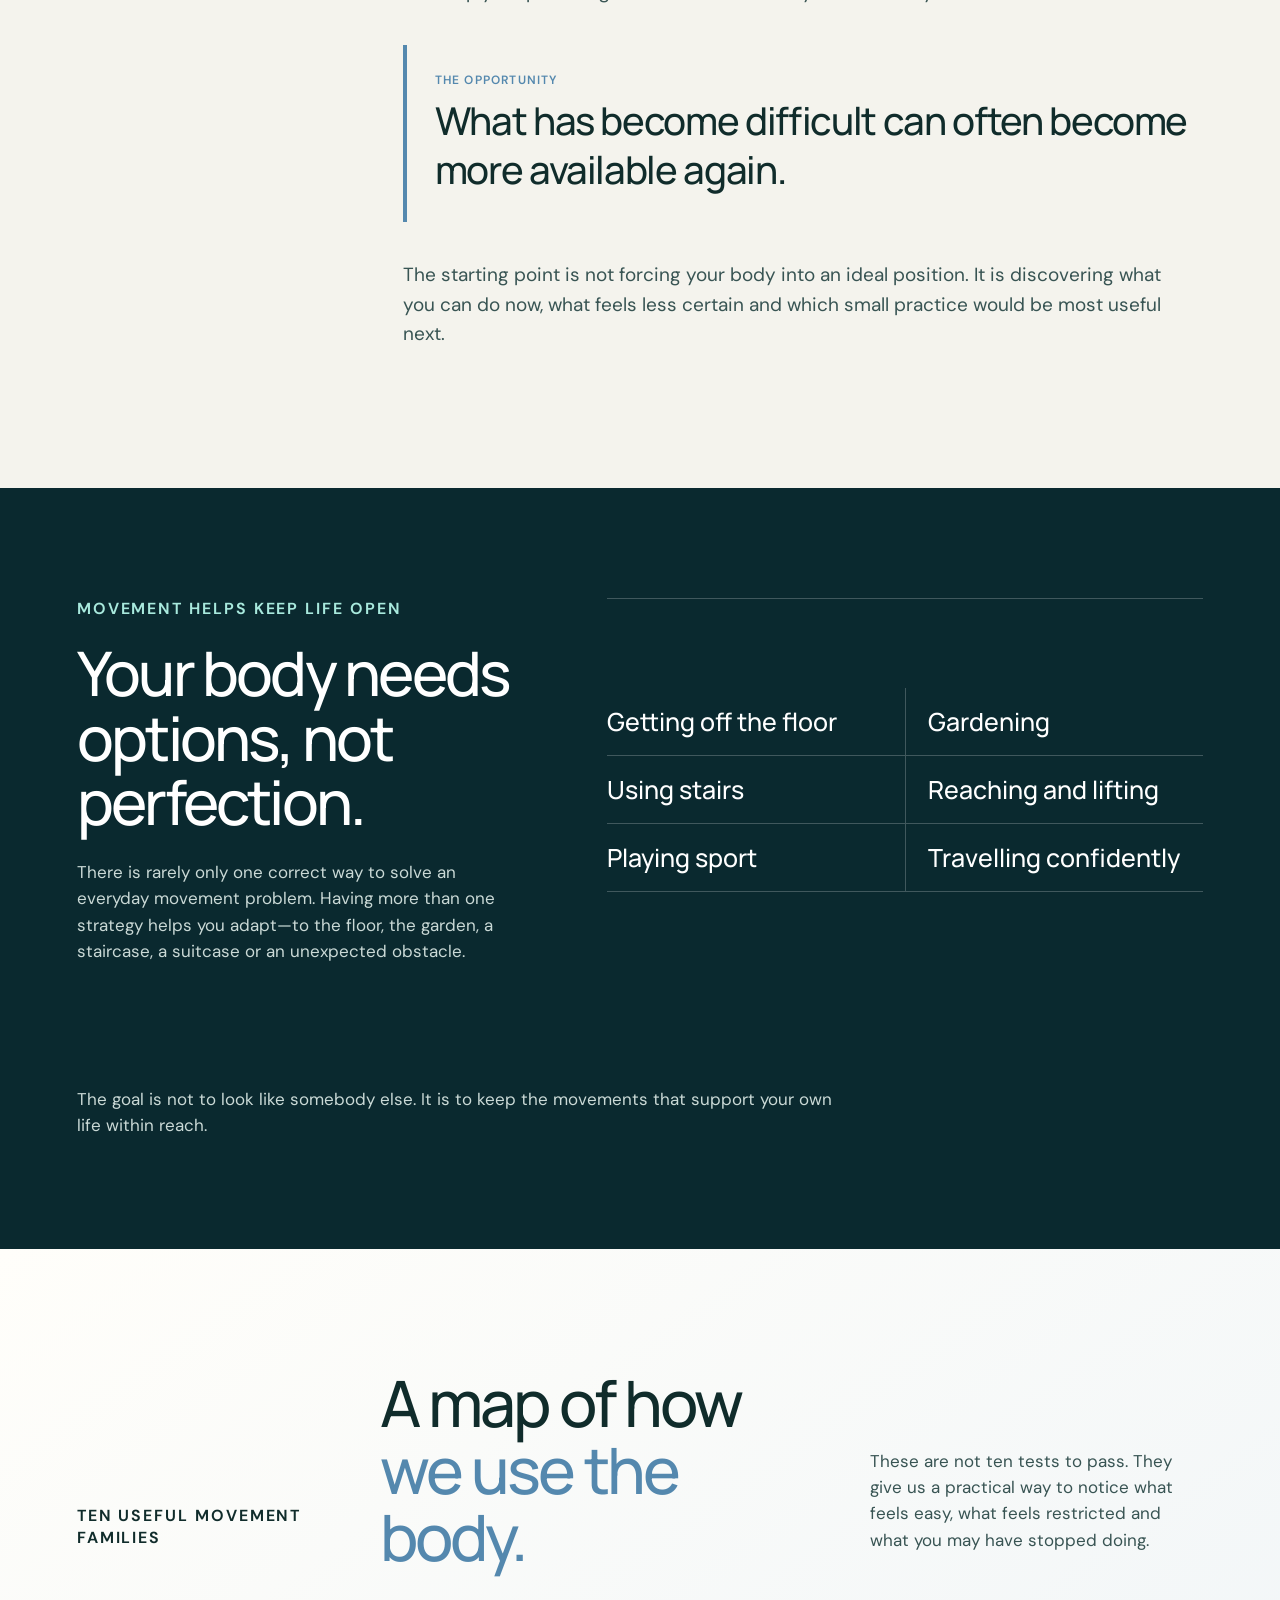
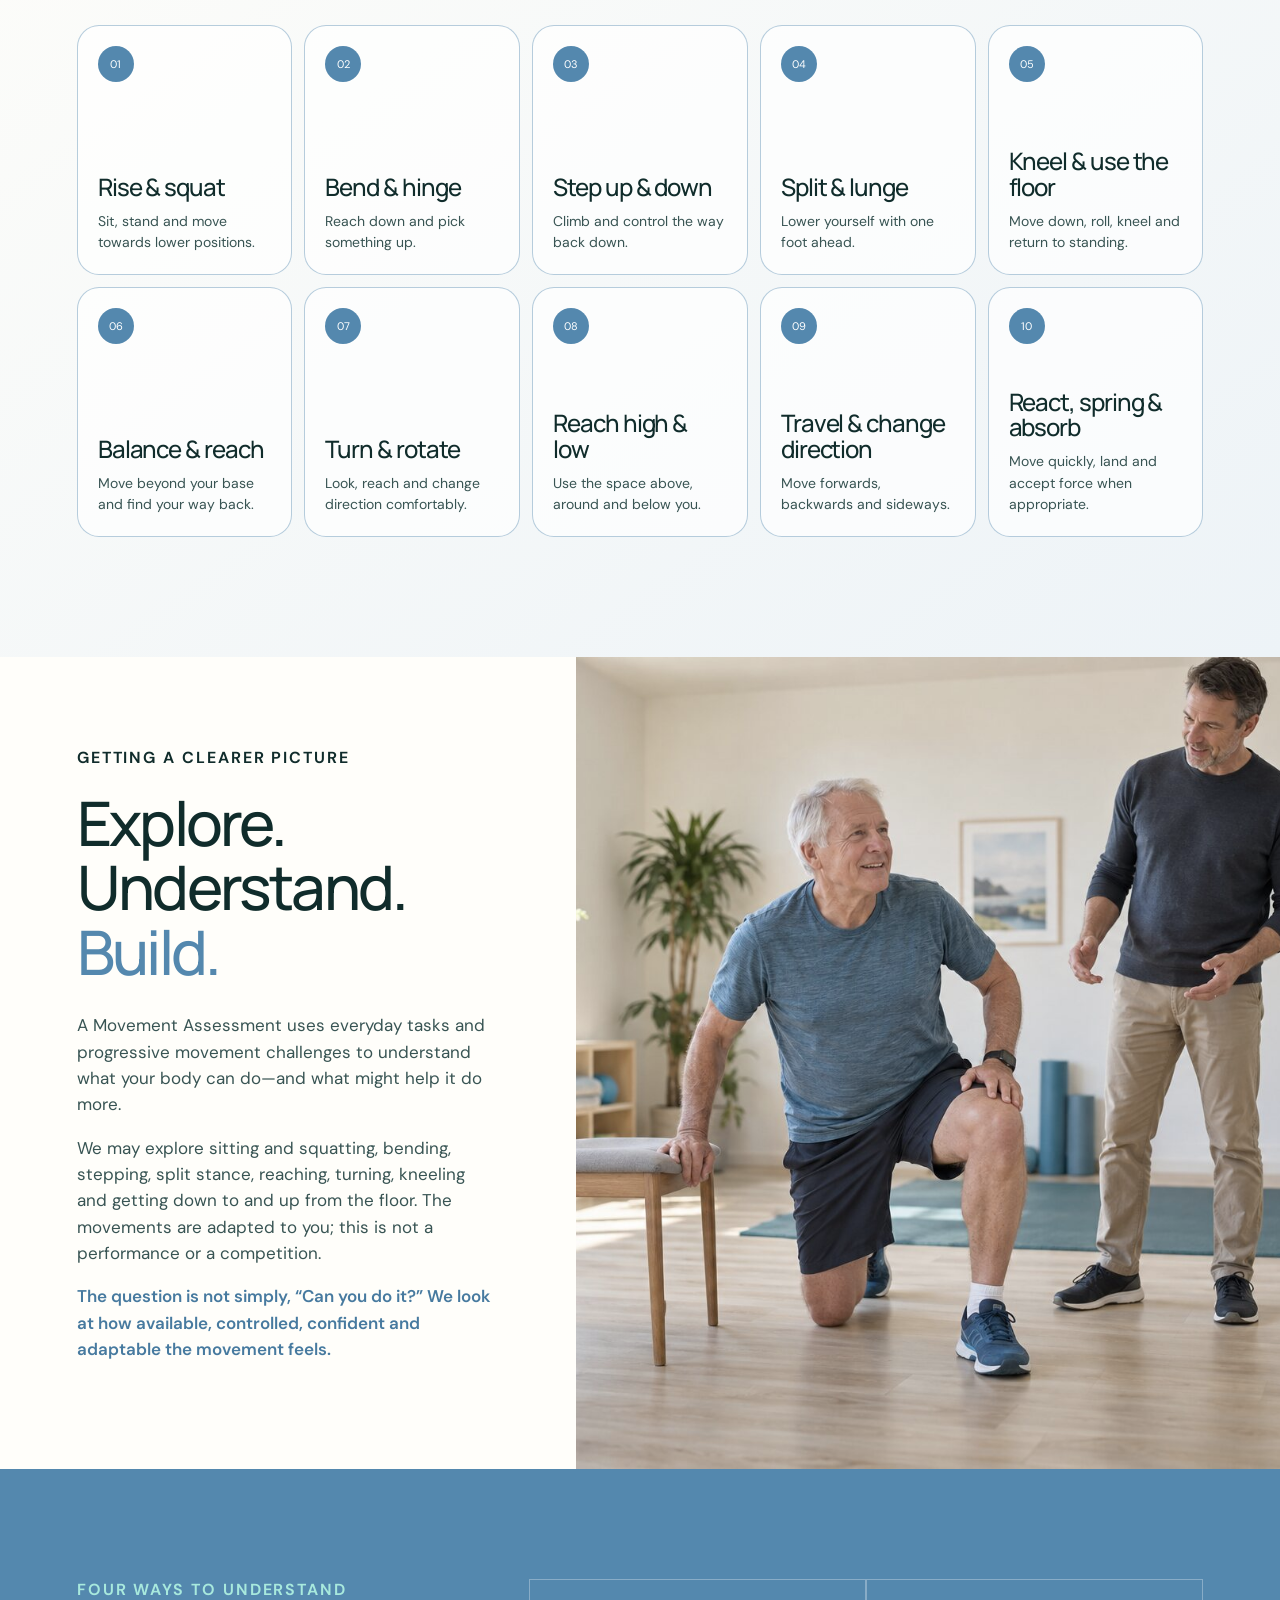
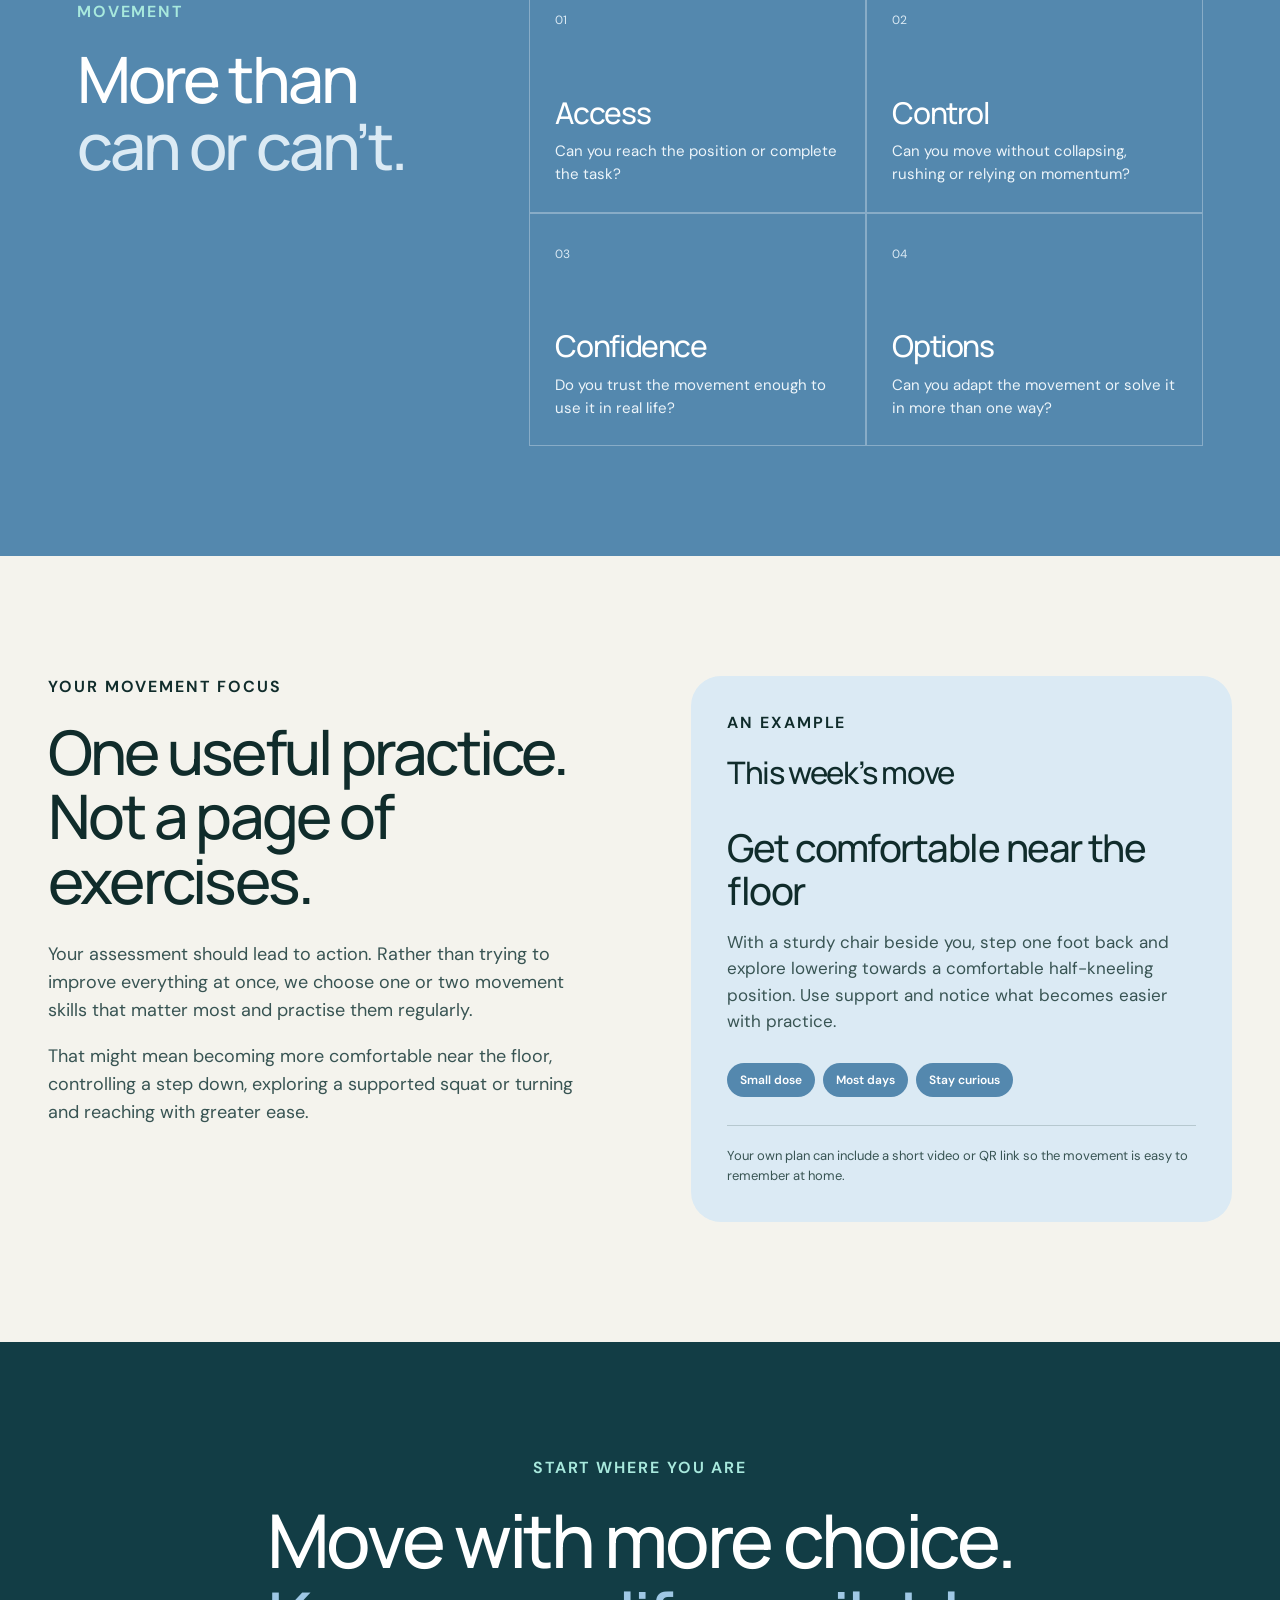
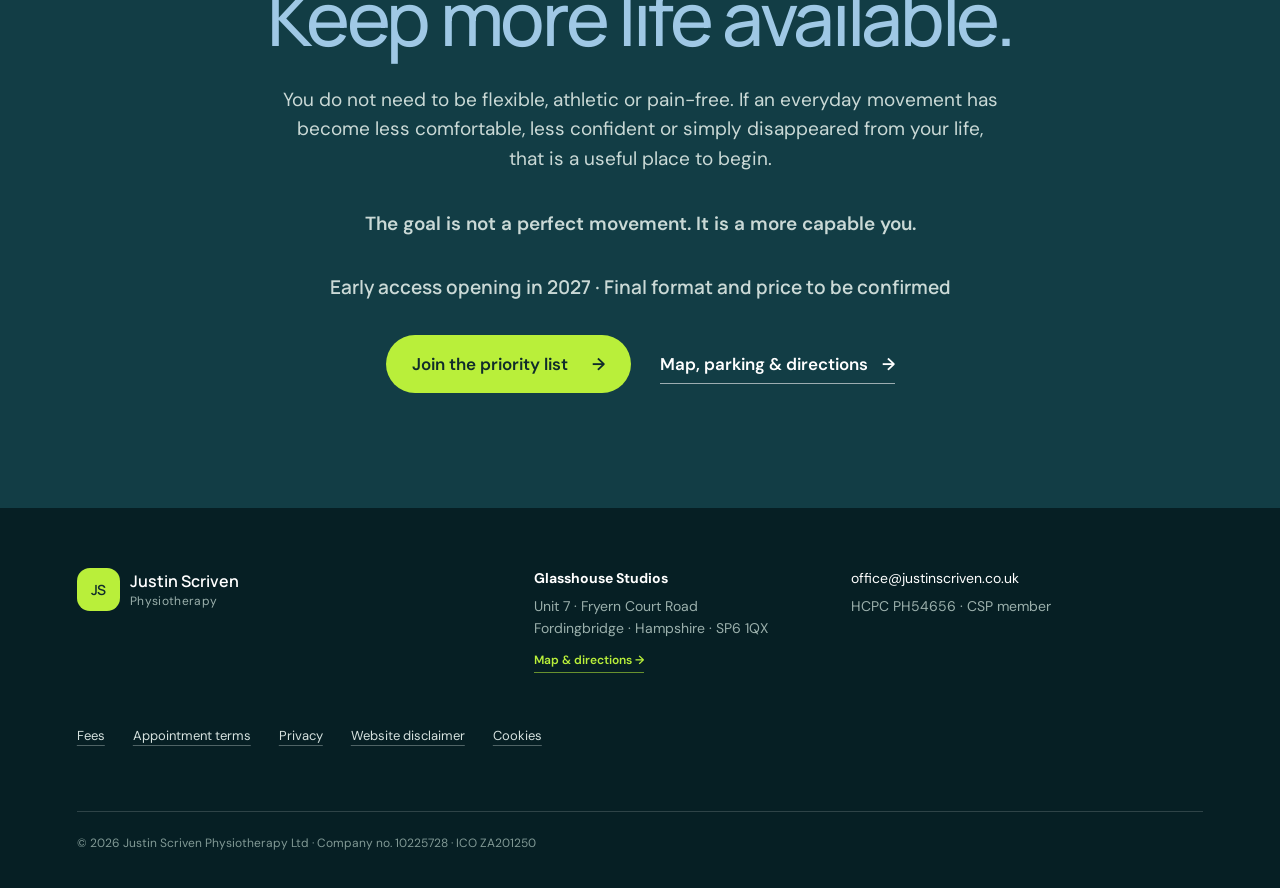
<file: movement-assessment.html>
<!doctype html>
<html lang="en-GB">
<head>
  <meta charset="utf-8">
  <meta name="viewport" content="width=device-width, initial-scale=1">
  <meta name="description" content="Learn about the practical Physio Life Skills Movement Assessment being developed for early access in Fordingbridge in 2027.">
  <title>Movement Assessment | Justin Scriven Physiotherapy</title>
  <link rel="preconnect" href="https://fonts.googleapis.com">
  <link rel="preconnect" href="https://fonts.gstatic.com" crossorigin>
  <link href="https://fonts.googleapis.com/css2?family=DM+Sans:wght@400;500;600&family=Manrope:wght@400;500;600&display=swap" rel="stylesheet">
  <link rel="stylesheet" href="styles.css">
<link href="https://fonts.googleapis.com/css2?family=Questrial&display=swap" rel="stylesheet">
<link href="https://fonts.googleapis.com/css2?family=Lato:wght@400&display=swap" rel="stylesheet">
</head>
<body class="inner-page movement-page">
  <a class="skip" href="#main">Skip to main content</a>

  <header class="site-header">
    <nav class="nav-shell" aria-label="Main navigation">
      <a class="brand" href="index.html" aria-label="Justin Scriven Physiotherapy home">
        <span class="brand-mark" aria-hidden="true"><span class="brand-initials"><span class="brand-hook-j">j</span>s</span></span>
        <span><strong><span class="brand-hook-j">j</span>ustin scriven</strong><small>PHYSIOTHERAPY</small></span>
      </a>
      <a class="compact-book" href="https://justin-scriven-physiotherapy-limited.uk1.cliniko.com/bookings#service" target="_blank" rel="noopener">Book</a>
      <button class="menu-button" aria-expanded="false" aria-controls="main-menu">Menu</button>
      <div class="nav-links" id="main-menu">
        <a href="physiotherapy.html">Physiotherapy</a>
        <a class="active" href="physio-life-skills.html">Physio Life Skills</a>
        <a href="about.html">About</a>
        <a href="fees.html">Fees</a>
        <a href="directions.html">Find us</a>
        <a href="faqs.html">FAQs</a>
      </div>
      <a class="header-book" href="https://justin-scriven-physiotherapy-limited.uk1.cliniko.com/bookings#service" target="_blank" rel="noopener">Book an Appointment</a>
    </nav>
  </header>

  <main id="main">
    <section class="movement-hero">
      <div class="movement-hero-copy">
        <p class="eyebrow">Physio Life Skills · Movement · Launching in 2027</p>
        <h1>Keep more ways<br><em>to move available.</em></h1>
        <p class="intro">Reach. Turn. Squat. Kneel. Get down to the floor—and find your way back up.</p>
        <p>Movement is not about achieving one perfect shape. It is about having enough strength, control, confidence and choice to meet the everyday situations that matter to you.</p>
        <p class="movement-emphasis">Movement can be explored, practised and expanded.</p>
        <p class="assessment-launch-note"><strong>Early access is planned for 2027.</strong> The assessment is being carefully developed and trialled before bookings open.</p>
        <div class="hero-actions">
          <a class="button" href="physio-life-skills.html#priority-list">Join the priority list <span>→</span></a>
          <a class="text-link" href="#notice">Explore movement <span>↓</span></a>
        </div>
      </div>
      <figure class="movement-hero-image">
        <img src="assets/movement-everyday.jpg" alt="A woman confidently rising from a kneeling position while gardening" width="1536" height="1024">
      </figure>
    </section>

    <section class="movement-message" id="notice">
      <p class="eyebrow">Have your options narrowed?</p>
      <div>
        <h2>We often stop using a movement before we realise we have lost it.</h2>
        <p>You may avoid the floor, use your hands more to stand up, find turning awkward, hesitate on a high step or no longer feel comfortable reaching, kneeling or changing direction.</p>
        <p>Sometimes pain or injury starts the change. Sometimes it happens gradually because life simply stops asking us to move in as many different ways.</p>
        <blockquote><span>The opportunity</span>What has become difficult can often become more available again.</blockquote>
        <p>The starting point is not forcing your body into an ideal position. It is discovering what you can do now, what feels less certain and which small practice would be most useful next.</p>
      </div>
    </section>

    <section class="movement-life">
      <div>
        <p class="eyebrow light">Movement helps keep life open</p>
        <h2>Your body needs options, not perfection.</h2>
        <p>There is rarely only one correct way to solve an everyday movement problem. Having more than one strategy helps you adapt—to the floor, the garden, a staircase, a suitcase or an unexpected obstacle.</p>
      </div>
      <div class="movement-life-words" aria-label="Everyday activities supported by movement capability">
        <span>Getting off the floor</span><span>Gardening</span><span>Using stairs</span><span>Reaching and lifting</span><span>Playing sport</span><span>Travelling confidently</span>
      </div>
      <p class="movement-life-close">The goal is not to look like somebody else. It is to keep the movements that support your own life within reach.</p>
    </section>

    <section class="movement-patterns" aria-labelledby="movement-patterns-title">
      <div class="movement-patterns-heading">
        <p class="eyebrow">Ten useful movement families</p>
        <h2 id="movement-patterns-title">A map of how<br><em>we use the body.</em></h2>
        <p>These are not ten tests to pass. They give us a practical way to notice what feels easy, what feels restricted and what you may have stopped doing.</p>
      </div>
      <div class="movement-pattern-grid">
        <article><span>01</span><h3>Rise & squat</h3><p>Sit, stand and move towards lower positions.</p></article>
        <article><span>02</span><h3>Bend & hinge</h3><p>Reach down and pick something up.</p></article>
        <article><span>03</span><h3>Step up & down</h3><p>Climb and control the way back down.</p></article>
        <article><span>04</span><h3>Split & lunge</h3><p>Lower yourself with one foot ahead.</p></article>
        <article><span>05</span><h3>Kneel & use the floor</h3><p>Move down, roll, kneel and return to standing.</p></article>
        <article><span>06</span><h3>Balance & reach</h3><p>Move beyond your base and find your way back.</p></article>
        <article><span>07</span><h3>Turn & rotate</h3><p>Look, reach and change direction comfortably.</p></article>
        <article><span>08</span><h3>Reach high & low</h3><p>Use the space above, around and below you.</p></article>
        <article><span>09</span><h3>Travel & change direction</h3><p>Move forwards, backwards and sideways.</p></article>
        <article><span>10</span><h3>React, spring & absorb</h3><p>Move quickly, land and accept force when appropriate.</p></article>
      </div>
    </section>

    <section class="movement-understand">
      <div class="movement-understand-copy">
        <p class="eyebrow">Getting a clearer picture</p>
        <h2>Explore. Understand.<br><em>Build.</em></h2>
        <p>A Movement Assessment uses everyday tasks and progressive movement challenges to understand what your body can do—and what might help it do more.</p>
        <p>We may explore sitting and squatting, bending, stepping, split stance, reaching, turning, kneeling and getting down to and up from the floor. The movements are adapted to you; this is not a performance or a competition.</p>
        <p class="movement-emphasis">The question is not simply, “Can you do it?” We look at how available, controlled, confident and adaptable the movement feels.</p>
      </div>
      <figure>
        <img src="assets/movement-assessment.jpg" alt="A man practising a supported half-kneeling floor transfer with a physiotherapist" loading="lazy" width="1536" height="1024">
      </figure>
    </section>

    <section class="movement-lens">
      <div class="movement-lens-heading">
        <p class="eyebrow light">Four ways to understand movement</p>
        <h2>More than<br><em>can or can’t.</em></h2>
      </div>
      <div class="movement-lens-grid">
        <article><span>01</span><h3>Access</h3><p>Can you reach the position or complete the task?</p></article>
        <article><span>02</span><h3>Control</h3><p>Can you move without collapsing, rushing or relying on momentum?</p></article>
        <article><span>03</span><h3>Confidence</h3><p>Do you trust the movement enough to use it in real life?</p></article>
        <article><span>04</span><h3>Options</h3><p>Can you adapt the movement or solve it in more than one way?</p></article>
      </div>
    </section>

    <section class="movement-practice">
      <div class="movement-practice-copy">
        <p class="eyebrow">Your movement focus</p>
        <h2>One useful practice.<br>Not a page of exercises.</h2>
        <p>Your assessment should lead to action. Rather than trying to improve everything at once, we choose one or two movement skills that matter most and practise them regularly.</p>
        <p>That might mean becoming more comfortable near the floor, controlling a step down, exploring a supported squat or turning and reaching with greater ease.</p>
      </div>
      <div class="movement-focus-card">
        <p class="eyebrow">An example</p>
        <h3>This week’s move</h3>
        <strong>Get comfortable near the floor</strong>
        <p>With a sturdy chair beside you, step one foot back and explore lowering towards a comfortable half-kneeling position. Use support and notice what becomes easier with practice.</p>
        <div><span>Small dose</span><span>Most days</span><span>Stay curious</span></div>
        <p class="focus-note">Your own plan can include a short video or QR link so the movement is easy to remember at home.</p>
      </div>
    </section>

    <section class="movement-cta">
      <p class="eyebrow light">Start where you are</p>
      <h2>Move with more choice.<br><em>Keep more life available.</em></h2>
      <p>You do not need to be flexible, athletic or pain-free. If an everyday movement has become less comfortable, less confident or simply disappeared from your life, that is a useful place to begin.</p>
      <p class="movement-cta-close">The goal is not a perfect movement. It is a more capable you.</p>
      <p class="assessment-price">Early access opening in 2027 · Final format and price to be confirmed</p>
      <a class="button button-bright" href="physio-life-skills.html#priority-list">Join the priority list <span>→</span></a>
      <a class="text-link light-link" href="directions.html">Map, parking &amp; directions <span>→</span></a>
    </section>
  </main>

  <footer>
    <a class="brand footer-brand" href="index.html"><span class="brand-mark">JS</span><span><strong>Justin Scriven</strong><small>Physiotherapy</small></span></a>
    <a class="footer-location" href="directions.html"><strong>Glasshouse Studios</strong><span>Unit 7 · Fryern Court Road<br>Fordingbridge · Hampshire · SP6 1QX</span><small>Map &amp; directions →</small></a>
    <div><a href="mailto:office@justinscriven.co.uk">office@justinscriven.co.uk</a><span>HCPC PH54656 · CSP member</span></div>
    <div class="footer-legal"><a href="fees.html">Fees</a><a href="legal.html#appointments">Appointment terms</a><a href="legal.html#privacy">Privacy</a><a href="legal.html#disclaimer">Website disclaimer</a><a href="legal.html#cookies">Cookies</a></div>
    <p>© 2026 Justin Scriven Physiotherapy Ltd · Company no. 10225728 · ICO ZA201250</p>
  </footer>

  <script src="script.js"></script>
</body>
</html>
</file>
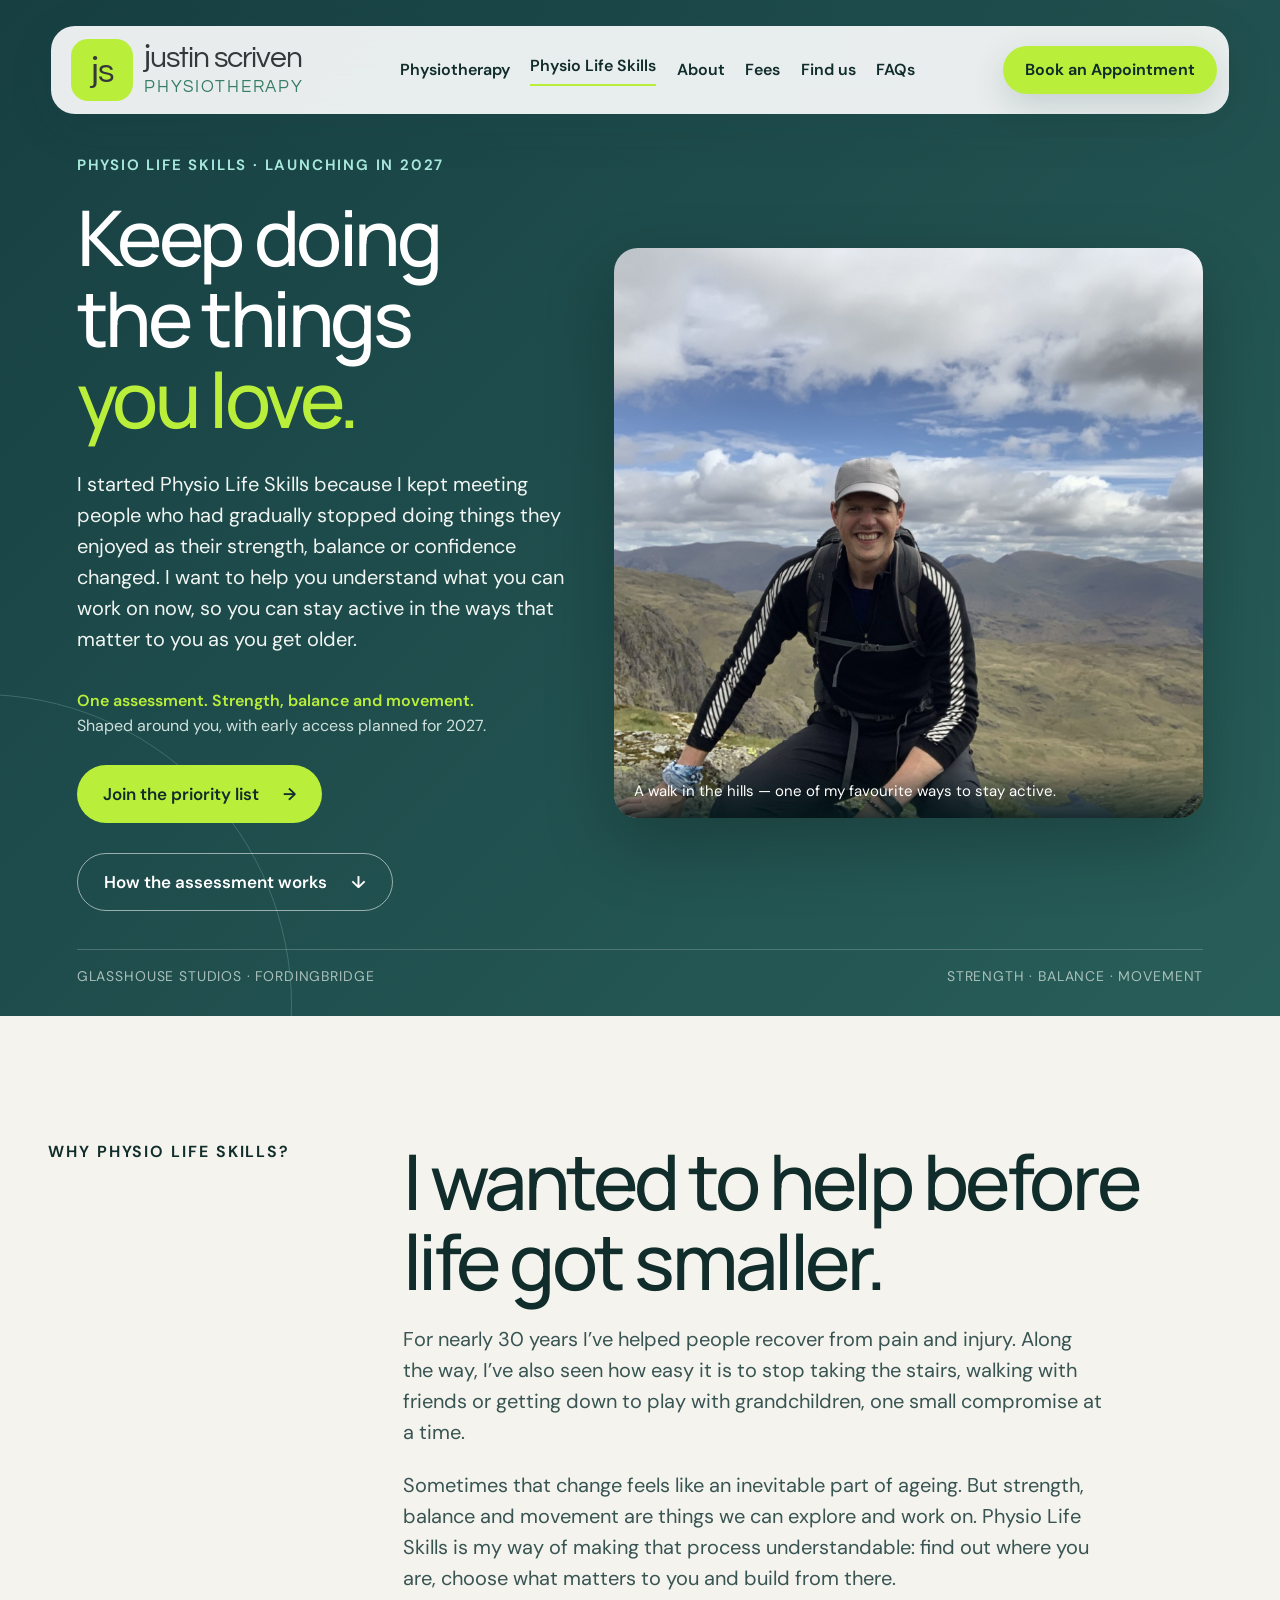
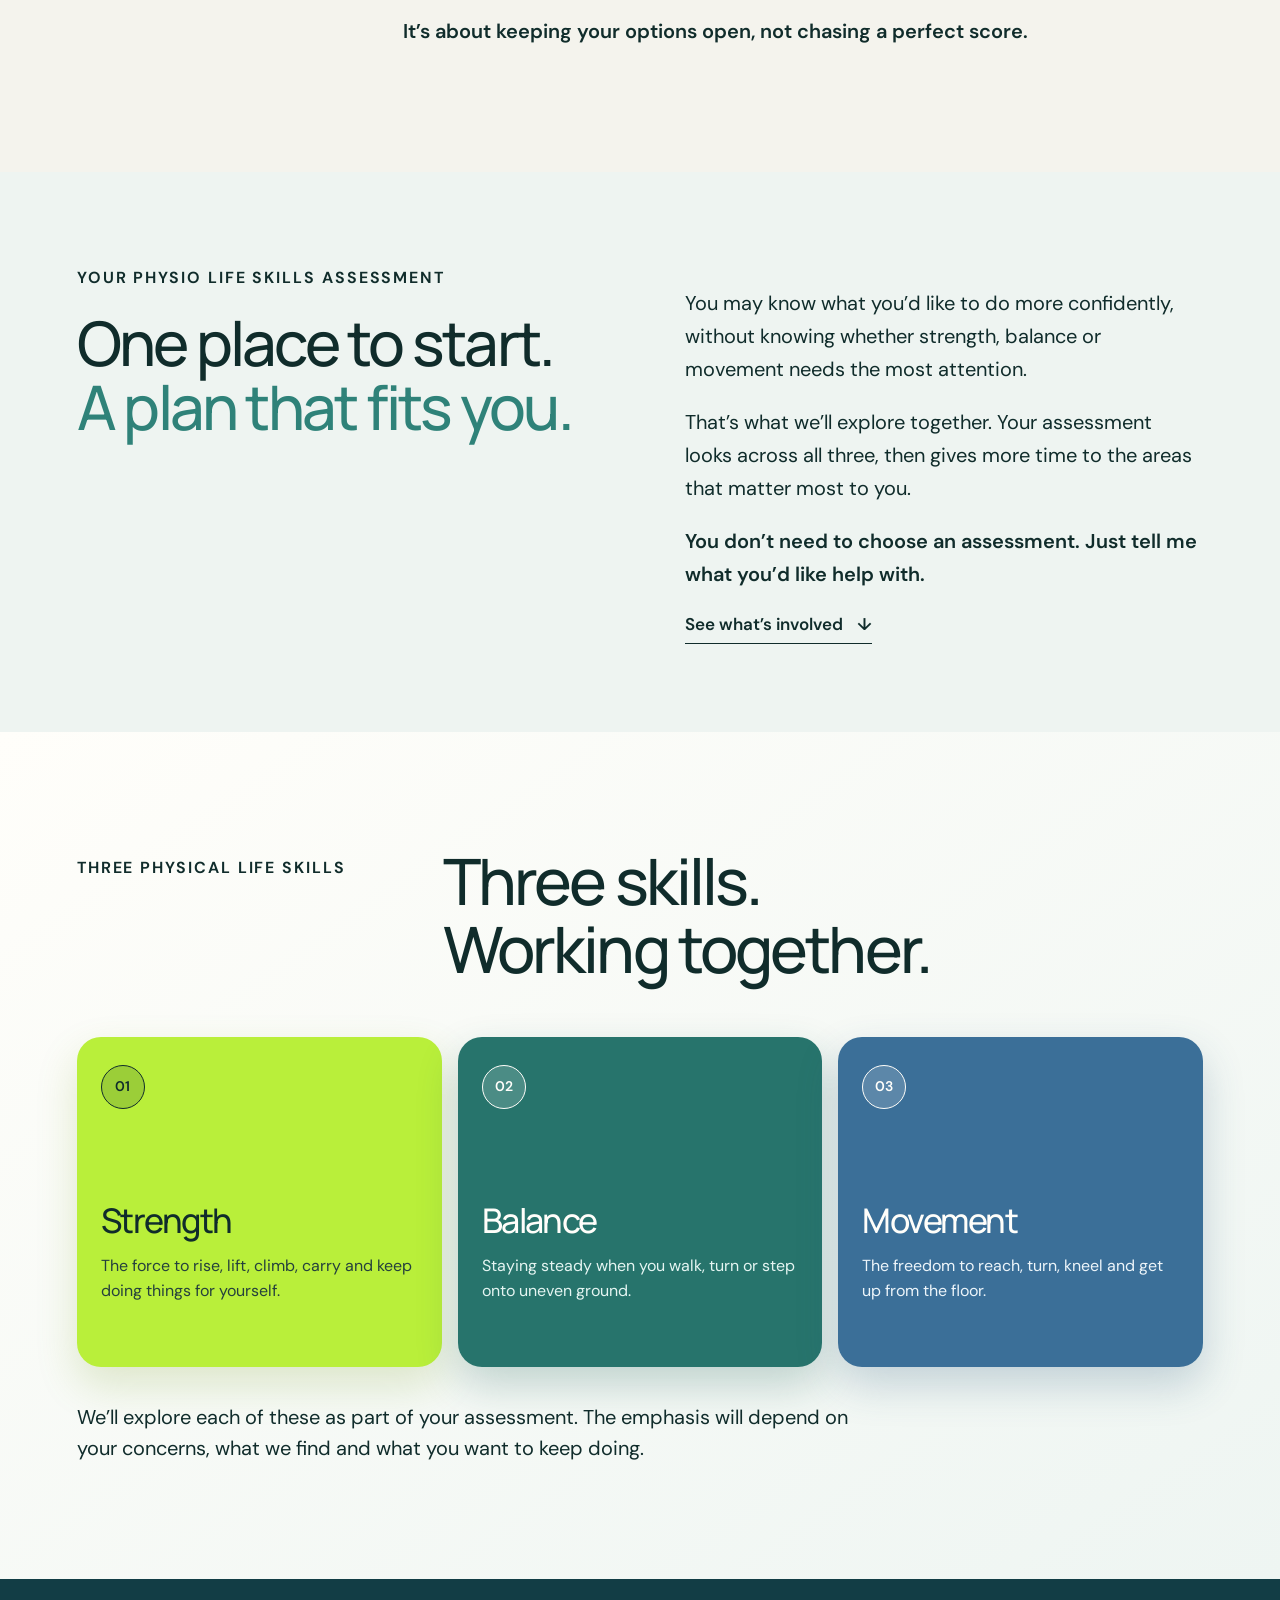
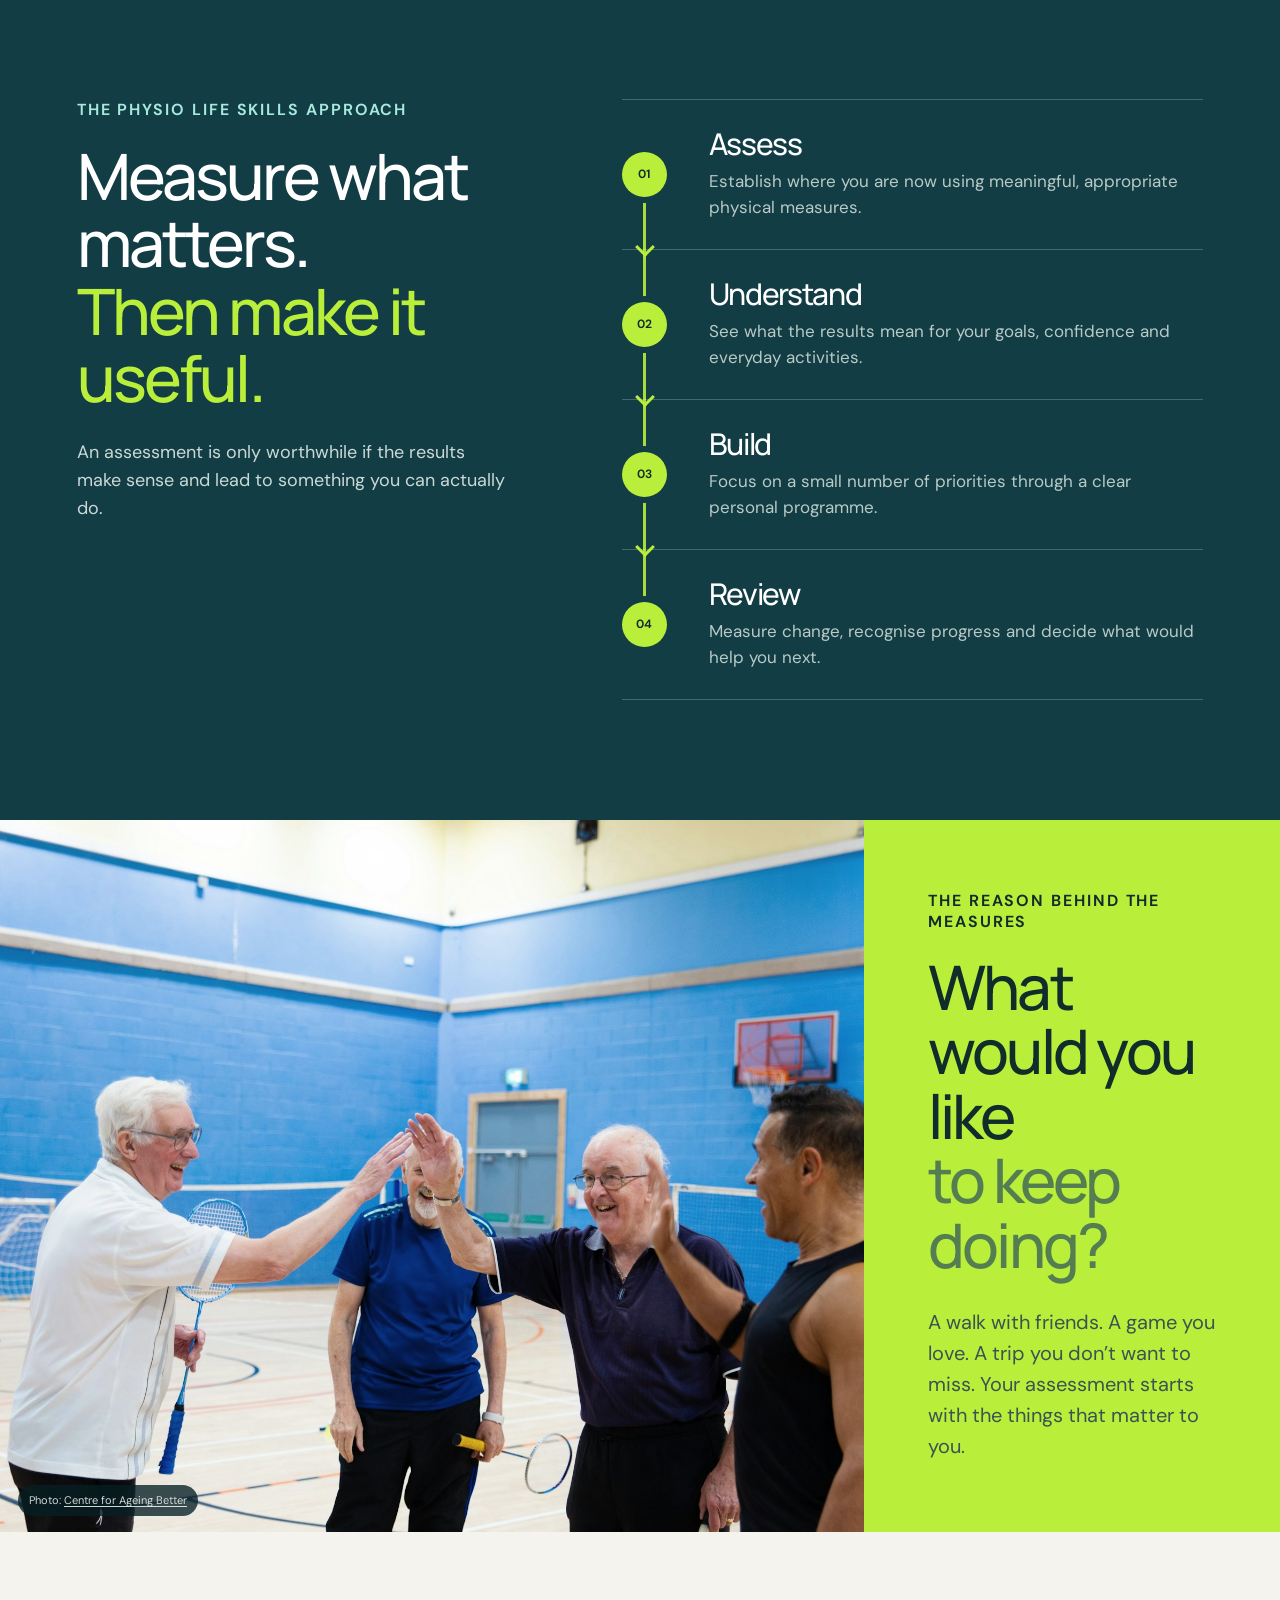
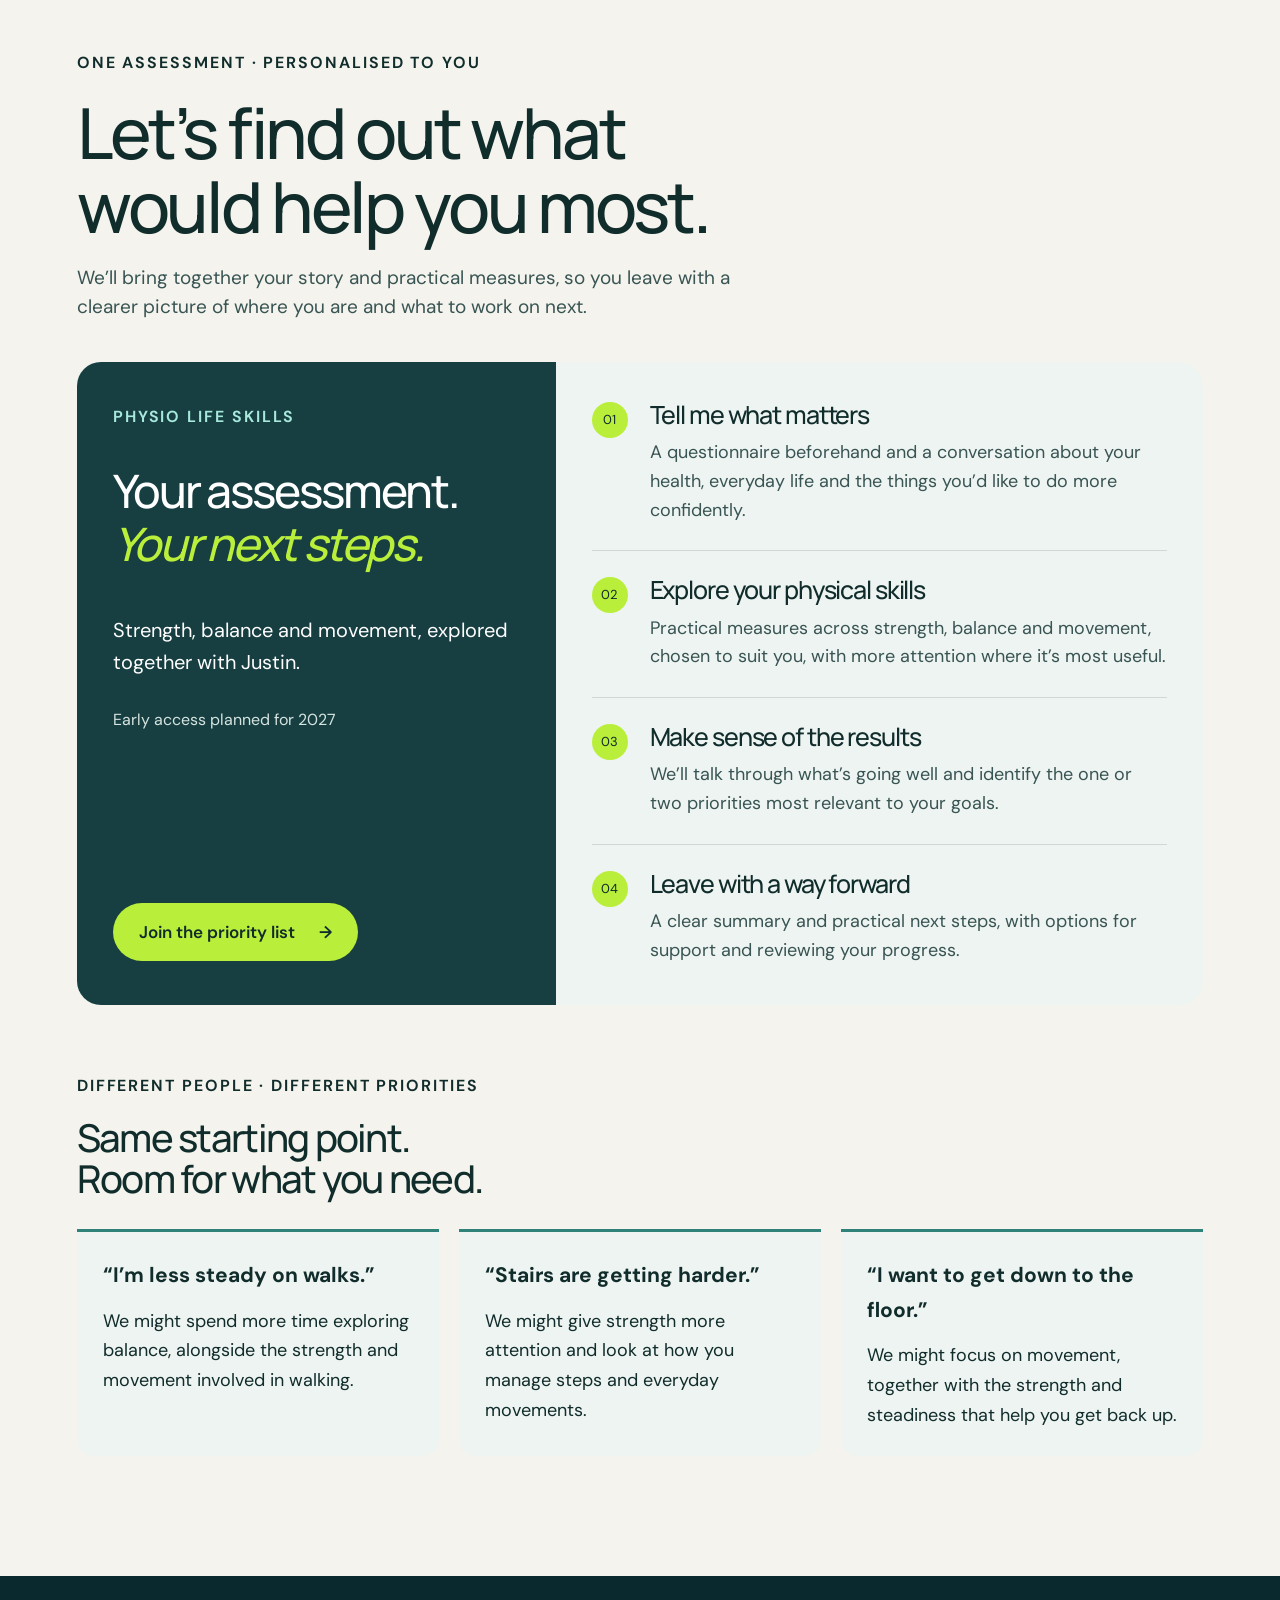
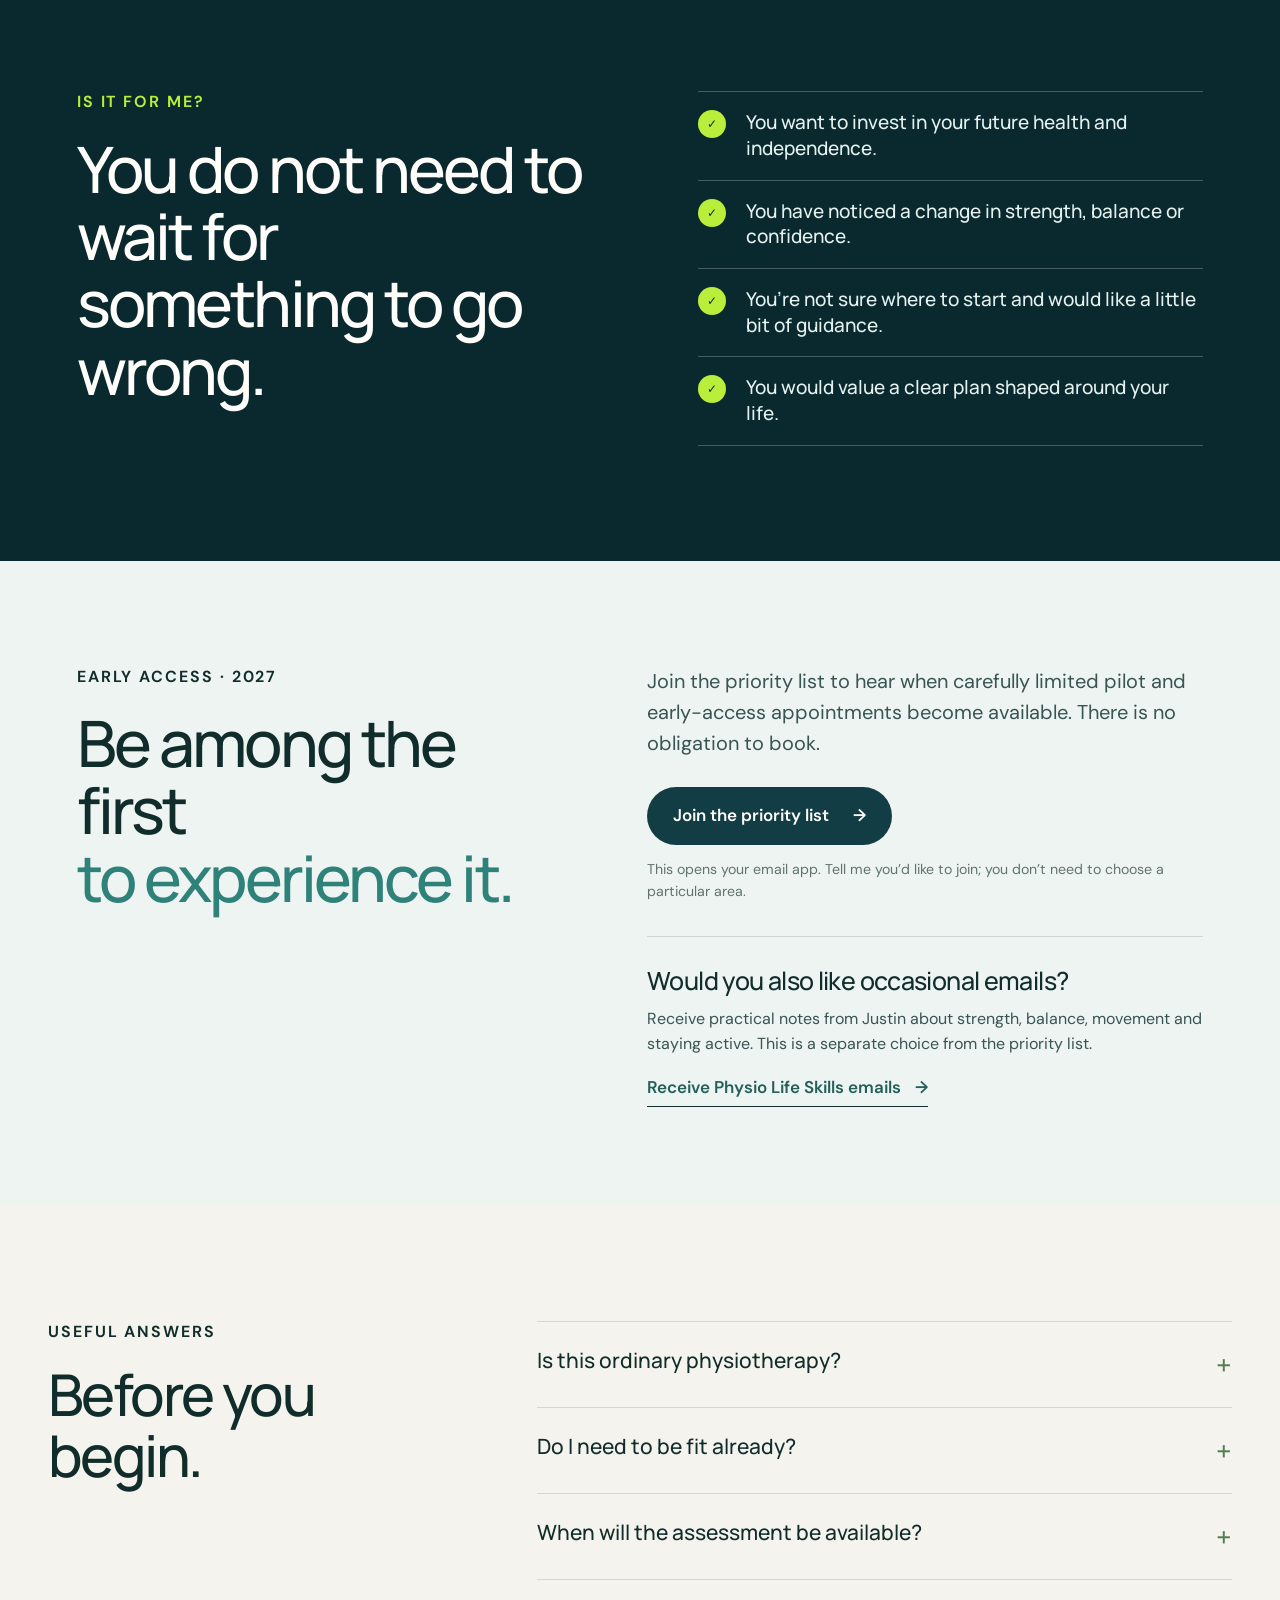
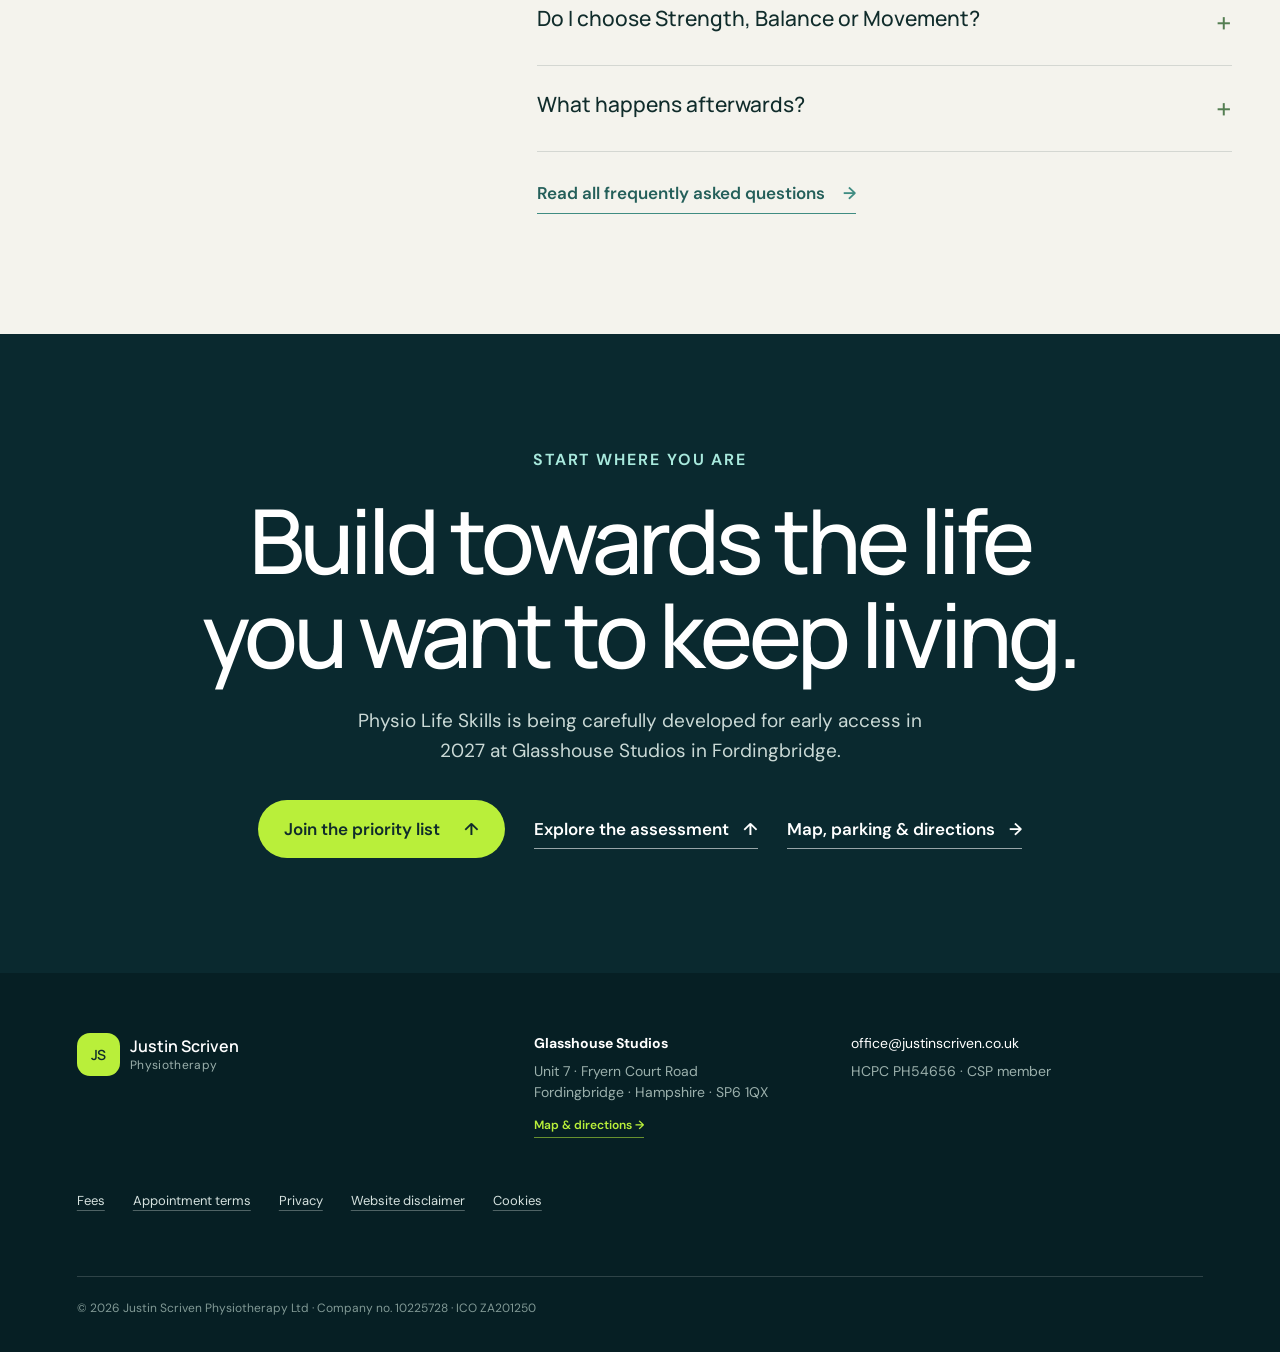
<file: physio-life-skills-one-assessment.html>
<!doctype html>
<html lang="en-GB">
<head>
  <meta charset="utf-8">
  <meta name="viewport" content="width=device-width, initial-scale=1">
  <meta name="description" content="Discover Physio Life Skills: One personalised Physio Life Skills assessment exploring strength, balance and movement, with early access planned for 2027.">
  <title>Physio Life Skills | Justin Scriven Physiotherapy</title>
  <link rel="preconnect" href="https://fonts.googleapis.com">
  <link rel="preconnect" href="https://fonts.gstatic.com" crossorigin>
  <link href="https://fonts.googleapis.com/css2?family=DM+Sans:wght@400;500;600&family=Manrope:wght@400;500;600&display=swap" rel="stylesheet">
  <link rel="stylesheet" href="styles.css">
  <link rel="stylesheet" href="pls-one-assessment.css">
<link href="https://fonts.googleapis.com/css2?family=Questrial&display=swap" rel="stylesheet">
<link href="https://fonts.googleapis.com/css2?family=Lato:wght@400&display=swap" rel="stylesheet">
</head>
<body class="inner-page life-page single-pls-page">
  <a class="skip" href="#main">Skip to main content</a>

  <header class="site-header">
    <nav class="nav-shell" aria-label="Main navigation">
      <a class="brand" href="index.html" aria-label="Justin Scriven Physiotherapy home">
        <span class="brand-mark" aria-hidden="true"><span class="brand-initials"><span class="brand-hook-j">j</span>s</span></span>
        <span><strong><span class="brand-hook-j">j</span>ustin scriven</strong><small>PHYSIOTHERAPY</small></span>
      </a>
      <a class="compact-book" href="https://justin-scriven-physiotherapy-limited.uk1.cliniko.com/bookings#service" target="_blank" rel="noopener">Book</a>
      <button class="menu-button" aria-expanded="false" aria-controls="main-menu">Menu</button>
      <div class="nav-links" id="main-menu">
        <a href="physiotherapy.html">Physiotherapy</a>
        <a class="active" href="physio-life-skills-one-assessment.html" aria-current="page">Physio Life Skills</a>
        <a href="about.html">About</a>
        <a href="fees.html">Fees</a>
        <a href="directions.html">Find us</a>
        <a href="faqs.html">FAQs</a>
      </div>
      <a class="header-book" href="https://justin-scriven-physiotherapy-limited.uk1.cliniko.com/bookings#service" target="_blank" rel="noopener">Book an Appointment</a>
    </nav>
  </header>

  <main id="main">
    <section class="pls-hero">
      <div class="pls-hero-copy">
        <p class="eyebrow light">Physio Life Skills · Launching in 2027</p>
        <h1>Keep doing<br>the things<br><em>you love.</em></h1>
        <p class="intro">I started Physio Life Skills because I kept meeting people who had gradually stopped doing things they enjoyed as their strength, balance or confidence changed. I want to help you understand what you can work on now, so you can stay active in the ways that matter to you as you get older.</p>
        <p class="pls-launch-note"><strong>One assessment. Strength, balance and movement.</strong><br>Shaped around you, with early access planned for 2027.</p>
        <div class="hero-actions">
          <a class="button button-bright" href="#priority-list">Join the priority list <span>→</span></a>
          <a class="button button-outline-light" href="#assessments">How the assessment works <span>↓</span></a>
        </div>
      </div>
      <div class="pls-hero-visual">
        <figure class="pls-hero-photo">
          <img src="assets/justin-hiking.jpg" alt="Justin enjoying a walk in the hills" width="1824" height="1368">
          <figcaption>A walk in the hills — one of my favourite ways to stay active.</figcaption>
        </figure>
      </div>
      <div class="hero-foot light-foot">
        <span>Glasshouse Studios · Fordingbridge</span>
        <span>Strength · Balance · Movement</span>
      </div>
    </section>

    <section class="statement-section pls-statement" aria-labelledby="pls-why-heading">
      <p class="eyebrow">Why Physio Life Skills?</p>
      <div>
        <h2 id="pls-why-heading">I wanted to help before life got smaller.</h2>
        <p>For nearly 30 years I’ve helped people recover from pain and injury. Along the way, I’ve also seen how easy it is to stop taking the stairs, walking with friends or getting down to play with grandchildren, one small compromise at a time.</p>
        <p>Sometimes that change feels like an inevitable part of ageing. But strength, balance and movement are things we can explore and work on. Physio Life Skills is my way of making that process understandable: find out where you are, choose what matters to you and build from there.</p>
        <p>It’s about keeping your options open, not chasing a perfect score.</p>
      </div>
    </section>

    <section class="pls-one-intro" aria-labelledby="one-heading">
      <div><p class="eyebrow">Your Physio Life Skills assessment</p><h2 id="one-heading">One place to start.<br><em>A plan that fits you.</em></h2></div>
      <div><p>You may know what you’d like to do more confidently, without knowing whether strength, balance or movement needs the most attention.</p><p>That’s what we’ll explore together. Your assessment looks across all three, then gives more time to the areas that matter most to you.</p><p class="one-reassurance">You don’t need to choose an assessment. Just tell me what you’d like help with.</p><a class="text-link" href="#assessments">See what’s involved <span>↓</span></a></div>
    </section>

    <section class="pls-pillars-section" aria-labelledby="pillars-heading">
      <div class="section-heading">
        <p class="eyebrow">Three physical life skills</p>
        <h2 id="pillars-heading">Three skills.<br>Working together.</h2>
      </div>
      <div class="pls-pillar-grid">
        <article><span>01</span><h3>Strength</h3><p>The force to rise, lift, climb, carry and keep doing things for yourself.</p></article>
        <article><span>02</span><h3>Balance</h3><p>Staying steady when you walk, turn or step onto uneven ground.</p></article>
        <article><span>03</span><h3>Movement</h3><p>The freedom to reach, turn, kneel and get up from the floor.</p></article>
      </div>
      <p class="pls-pillars-note">We’ll explore each of these as part of your assessment. The emphasis will depend on your concerns, what we find and what you want to keep doing.</p>
    </section>

    <section class="pls-approach" id="approach">
      <div class="pls-approach-copy">
        <p class="eyebrow light">The Physio Life Skills approach</p>
        <h2>Measure what matters.<br><em>Then make it useful.</em></h2>
        <p>An assessment is only worthwhile if the results make sense and lead to something you can actually do.</p>
      </div>
      <ol class="pls-steps">
        <li><span>01</span><div><h3>Assess</h3><p>Establish where you are now using meaningful, appropriate physical measures.</p></div></li>
        <li><span>02</span><div><h3>Understand</h3><p>See what the results mean for your goals, confidence and everyday activities.</p></div></li>
        <li><span>03</span><div><h3>Build</h3><p>Focus on a small number of priorities through a clear personal programme.</p></div></li>
        <li><span>04</span><div><h3>Review</h3><p>Measure change, recognise progress and decide what would help you next.</p></div></li>
      </ol>
    </section>

    <section class="life-in-action" aria-labelledby="life-in-action-heading">
      <figure>
        <img src="assets/life-in-action.jpg" alt="Four older men laughing and high-fiving after playing badminton" loading="lazy" width="2000" height="1333">
        <figcaption>Photo: <a href="https://unsplash.com/@ageing_better" target="_blank" rel="noopener">Centre for Ageing Better</a></figcaption>
      </figure>
      <div class="life-in-action-copy">
        <p class="eyebrow">The reason behind the measures</p>
        <h2 id="life-in-action-heading">What would you like<br><em>to keep doing?</em></h2>
        <p>A walk with friends. A game you love. A trip you don’t want to miss. Your assessment starts with the things that matter to you.</p>
      </div>
    </section>

    <section class="pls-assessments" id="assessments" aria-labelledby="assessment-heading">
      <div class="pls-assessment-heading">
        <p class="eyebrow">One assessment · Personalised to you</p>
        <h2 id="assessment-heading">Let’s find out what<br>would help you most.</h2>
        <p>We’ll bring together your story and practical measures, so you leave with a clearer picture of where you are and what to work on next.</p>
      </div>
      <div class="pls-single-assessment">
        <div class="pls-single-summary">
          <p class="eyebrow light">Physio Life Skills</p><h3>Your assessment.<br><em>Your next steps.</em></h3>
          <p>Strength, balance and movement, explored together with Justin.</p>
          <span class="pls-single-status">Early access planned for 2027</span>
          <a class="button button-bright" href="#priority-list">Join the priority list <span>→</span></a>
        </div>
        <ol class="pls-single-steps">
          <li><span>01</span><div><h3>Tell me what matters</h3><p>A questionnaire beforehand and a conversation about your health, everyday life and the things you’d like to do more confidently.</p></div></li>
          <li><span>02</span><div><h3>Explore your physical skills</h3><p>Practical measures across strength, balance and movement, chosen to suit you, with more attention where it’s most useful.</p></div></li>
          <li><span>03</span><div><h3>Make sense of the results</h3><p>We’ll talk through what’s going well and identify the one or two priorities most relevant to your goals.</p></div></li>
          <li><span>04</span><div><h3>Leave with a way forward</h3><p>A clear summary and practical next steps, with options for support and reviewing your progress.</p></div></li>
        </ol>
      </div>
      <div class="pls-emphasis"><p class="eyebrow">Different people · Different priorities</p><h3>Same starting point.<br>Room for what you need.</h3><div class="pls-emphasis-grid"><p><strong>“I’m less steady on walks.”</strong>We might spend more time exploring balance, alongside the strength and movement involved in walking.</p><p><strong>“Stairs are getting harder.”</strong>We might give strength more attention and look at how you manage steps and everyday movements.</p><p><strong>“I want to get down to the floor.”</strong>We might focus on movement, together with the strength and steadiness that help you get back up.</p></div></div>
    </section>

    <section class="pls-for-you">
      <div>
        <p class="eyebrow">Is it for me?</p>
        <h2>You do not need to wait for something to go wrong.</h2>
      </div>
      <div class="for-you-list">
        <p><span>✓</span>You want to invest in your future health and independence.</p>
        <p><span>✓</span>You have noticed a change in strength, balance or confidence.</p>
        <p><span>✓</span>You’re not sure where to start and would like a little bit of guidance.</p>
        <p><span>✓</span>You would value a clear plan shaped around your life.</p>
      </div>
    </section>

    <section class="pls-email-invite" id="priority-list" aria-labelledby="pls-email-heading">
      <div>
        <p class="eyebrow">Early access · 2027</p>
        <h2 id="pls-email-heading">Be among the first<br><em>to experience it.</em></h2>
      </div>
      <div class="pls-email-copy">
        <p>Join the priority list to hear when carefully limited pilot and early-access appointments become available. There is no obligation to book.</p>
        <a class="button" href="mailto:office@justinscriven.co.uk?subject=Physio%20Life%20Skills%20priority%20list&amp;body=Hello%20Justin%2C%0A%0APlease%20add%20me%20to%20the%20Physio%20Life%20Skills%20priority%20list.%0A%0AName%3A%20%0AWhat%20I%E2%80%99d%20like%20help%20with%20(optional)%3A%20%0A">Join the priority list <span>→</span></a>
        <small>This opens your email app. Tell me you’d like to join; you don’t need to choose a particular area.</small>
        <div class="pls-email-secondary">
          <h3>Would you also like occasional emails?</h3>
          <p>Receive practical notes from Justin about strength, balance, movement and staying active. This is a separate choice from the priority list.</p>
          <a class="text-link" href="mailto:office@justinscriven.co.uk?subject=Physio%20Life%20Skills%20emails&amp;body=Hello%20Justin%2C%0A%0APlease%20add%20me%20to%20your%20occasional%20Physio%20Life%20Skills%20email%20list.%0A%0AName%3A%20">Receive Physio Life Skills emails <span>→</span></a>
        </div>
      </div>
    </section>

    <section class="physio-faq pls-faq">
      <div>
        <p class="eyebrow">Useful answers</p>
        <h2>Before you begin.</h2>
      </div>
      <div class="faq-list">
        <details>
          <summary>Is this ordinary physiotherapy?<span>+</span></summary>
          <p>It is led by the same clinical reasoning, but the starting point is different. Physiotherapy often begins with pain or injury. Physio Life Skills begins with the physical qualities you want to understand, preserve or develop.</p>
        </details>
        <details>
          <summary>Do I need to be fit already?<span>+</span></summary>
          <p>No. The assessment meets you where you are. It is not a competition and the purpose is not to compare you with the person beside you.</p>
        </details>
        <details>
          <summary>When will the assessment be available?<span>+</span></summary>
          <p>Early-access appointments are planned for 2027 after the assessment has been carefully trialled. The appointment length and fee will be confirmed before booking opens. Join the priority list to hear when the first appointments become available.</p>
        </details>
        <details><summary>Do I choose Strength, Balance or Movement?<span>+</span></summary><p>No. There is one Physio Life Skills assessment. We’ll look across all three and agree where to focus, guided by your goals and what we find.</p></details>
        <details><summary>What happens afterwards?<span>+</span></summary><p>We’ll agree practical next steps. You may feel ready to work on these yourself, or you may want support with exercises and a follow-up to review progress. If a concern needs more detailed assessment, we’ll discuss that too.</p></details>
        <a class="faq-more" href="faqs.html">Read all frequently asked questions <span>→</span></a>
      </div>
    </section>

    <section class="contact" id="contact">
      <p class="eyebrow light">Start where you are</p>
      <h2>Build towards the life<br>you want to keep living.</h2>
      <p>Physio Life Skills is being carefully developed for early access in 2027 at Glasshouse Studios in Fordingbridge.</p>
      <a class="button button-bright" href="#priority-list">Join the priority list <span>↑</span></a>
      <a class="text-link light-link" href="#assessments">Explore the assessment <span>↑</span></a>
      <a class="text-link light-link" href="directions.html">Map, parking &amp; directions <span>→</span></a>
    </section>
  </main>

  <footer>
    <a class="brand footer-brand" href="index.html"><span class="brand-mark">JS</span><span><strong>Justin Scriven</strong><small>Physiotherapy</small></span></a>
    <a class="footer-location" href="directions.html"><strong>Glasshouse Studios</strong><span>Unit 7 · Fryern Court Road<br>Fordingbridge · Hampshire · SP6 1QX</span><small>Map &amp; directions →</small></a>
    <div><a href="mailto:office@justinscriven.co.uk">office@justinscriven.co.uk</a><span>HCPC PH54656 · CSP member</span></div>
    <div class="footer-legal"><a href="fees.html">Fees</a><a href="legal.html#appointments">Appointment terms</a><a href="legal.html#privacy">Privacy</a><a href="legal.html#disclaimer">Website disclaimer</a><a href="legal.html#cookies">Cookies</a></div>
    <p>© 2026 Justin Scriven Physiotherapy Ltd · Company no. 10225728 · ICO ZA201250</p>
  </footer>

  <script src="script.js"></script>
</body>
</html>
</file>
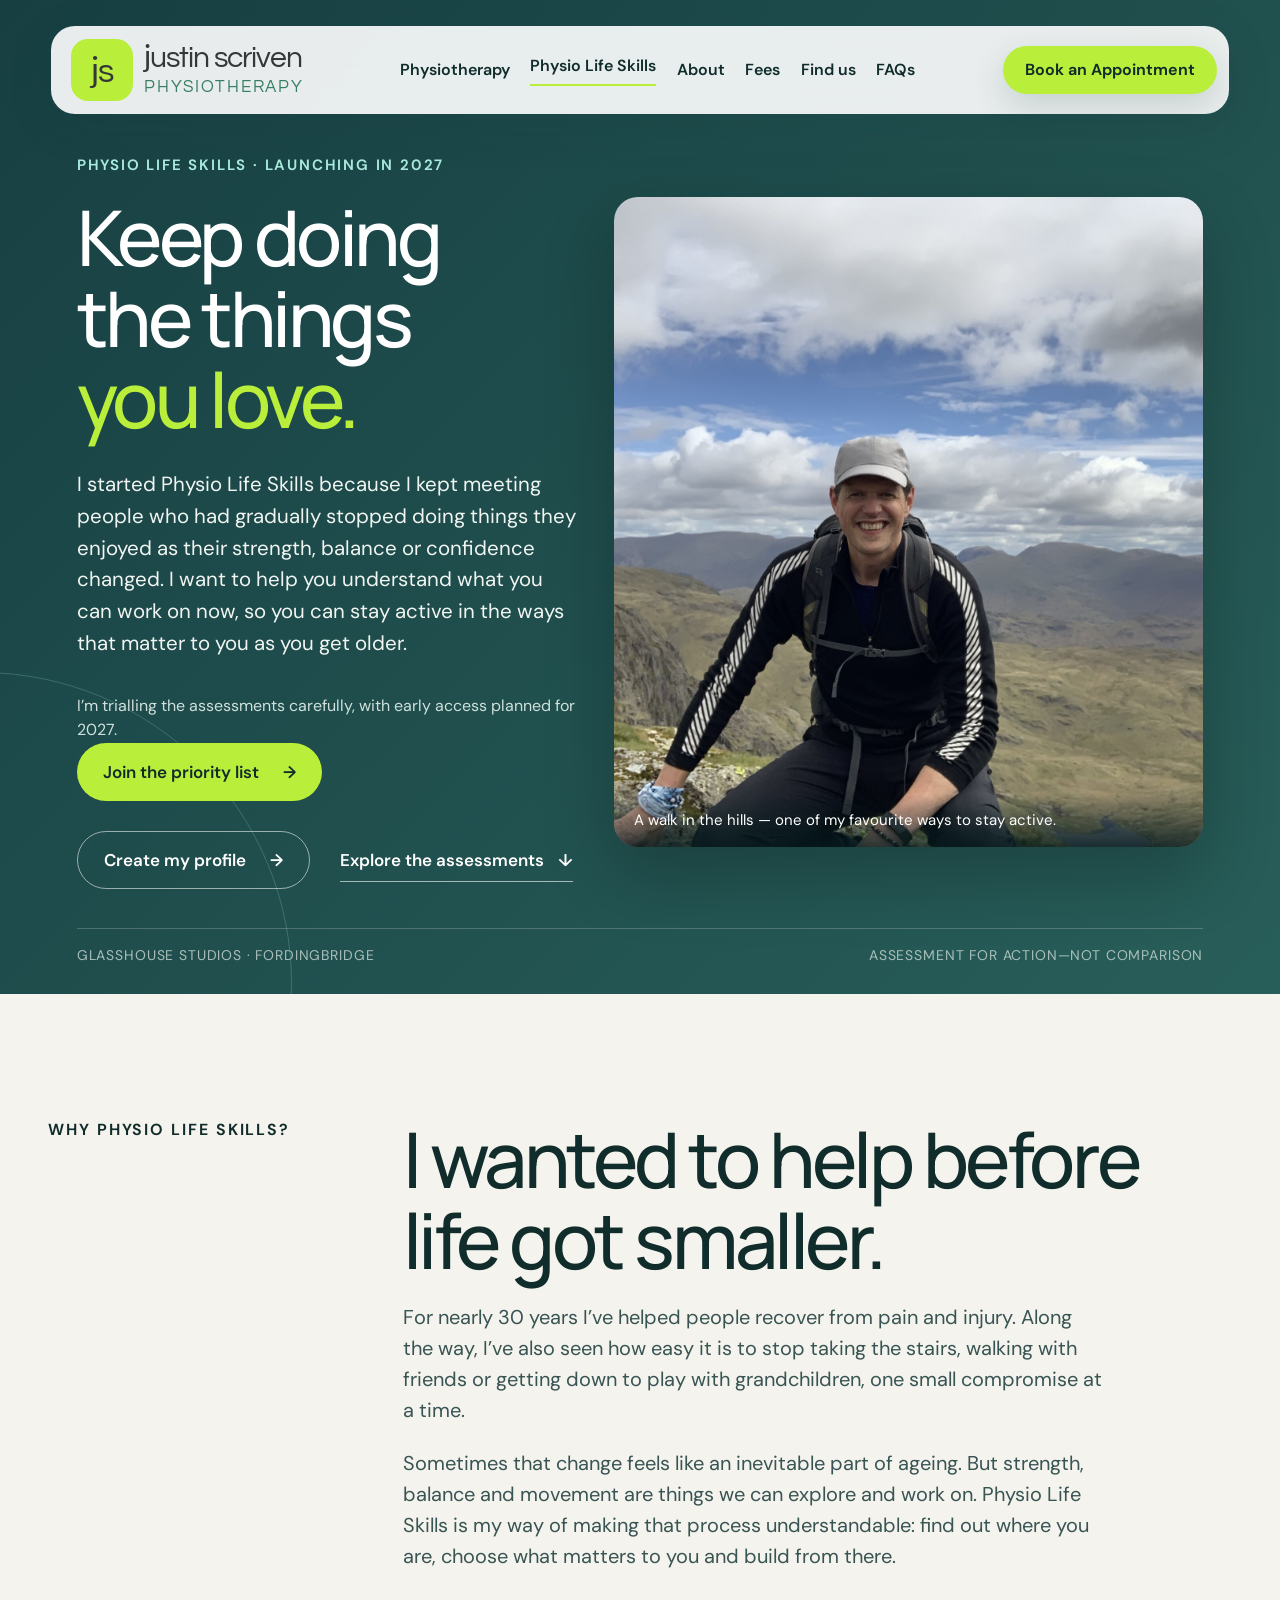
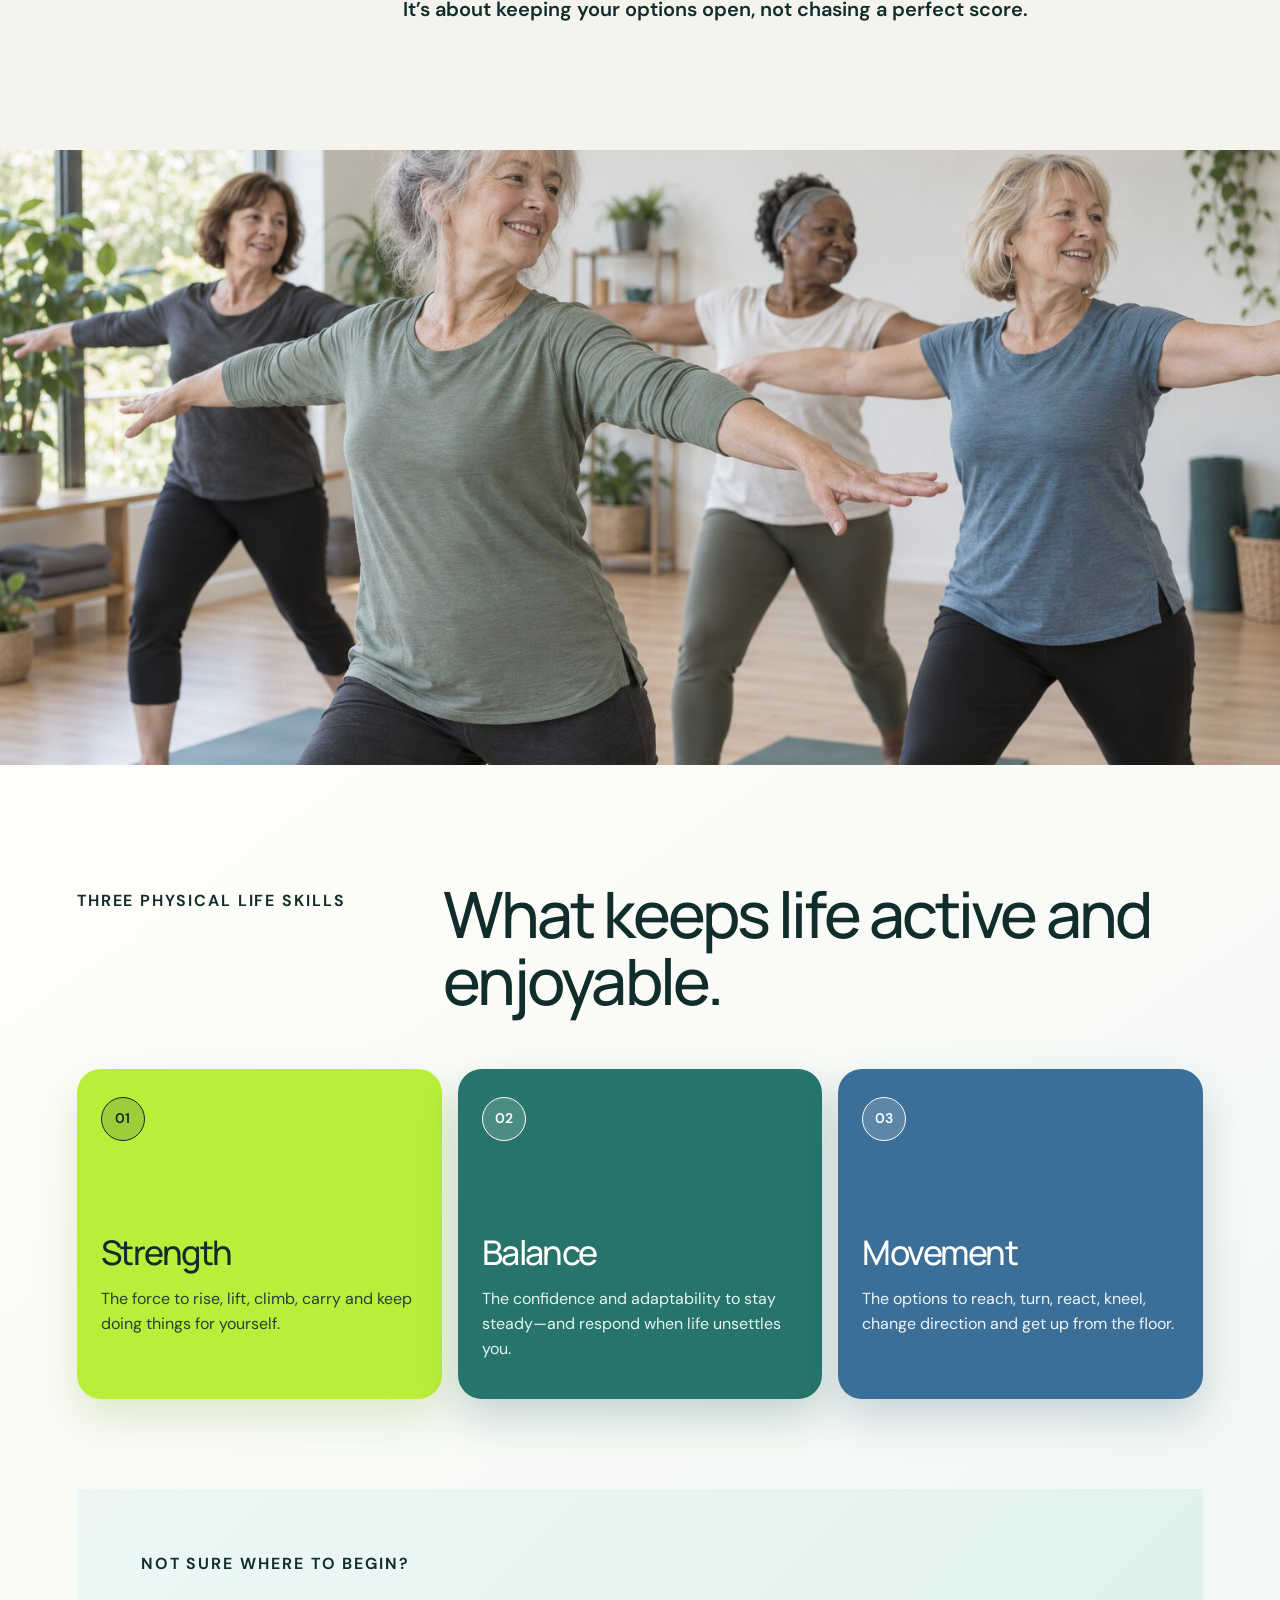
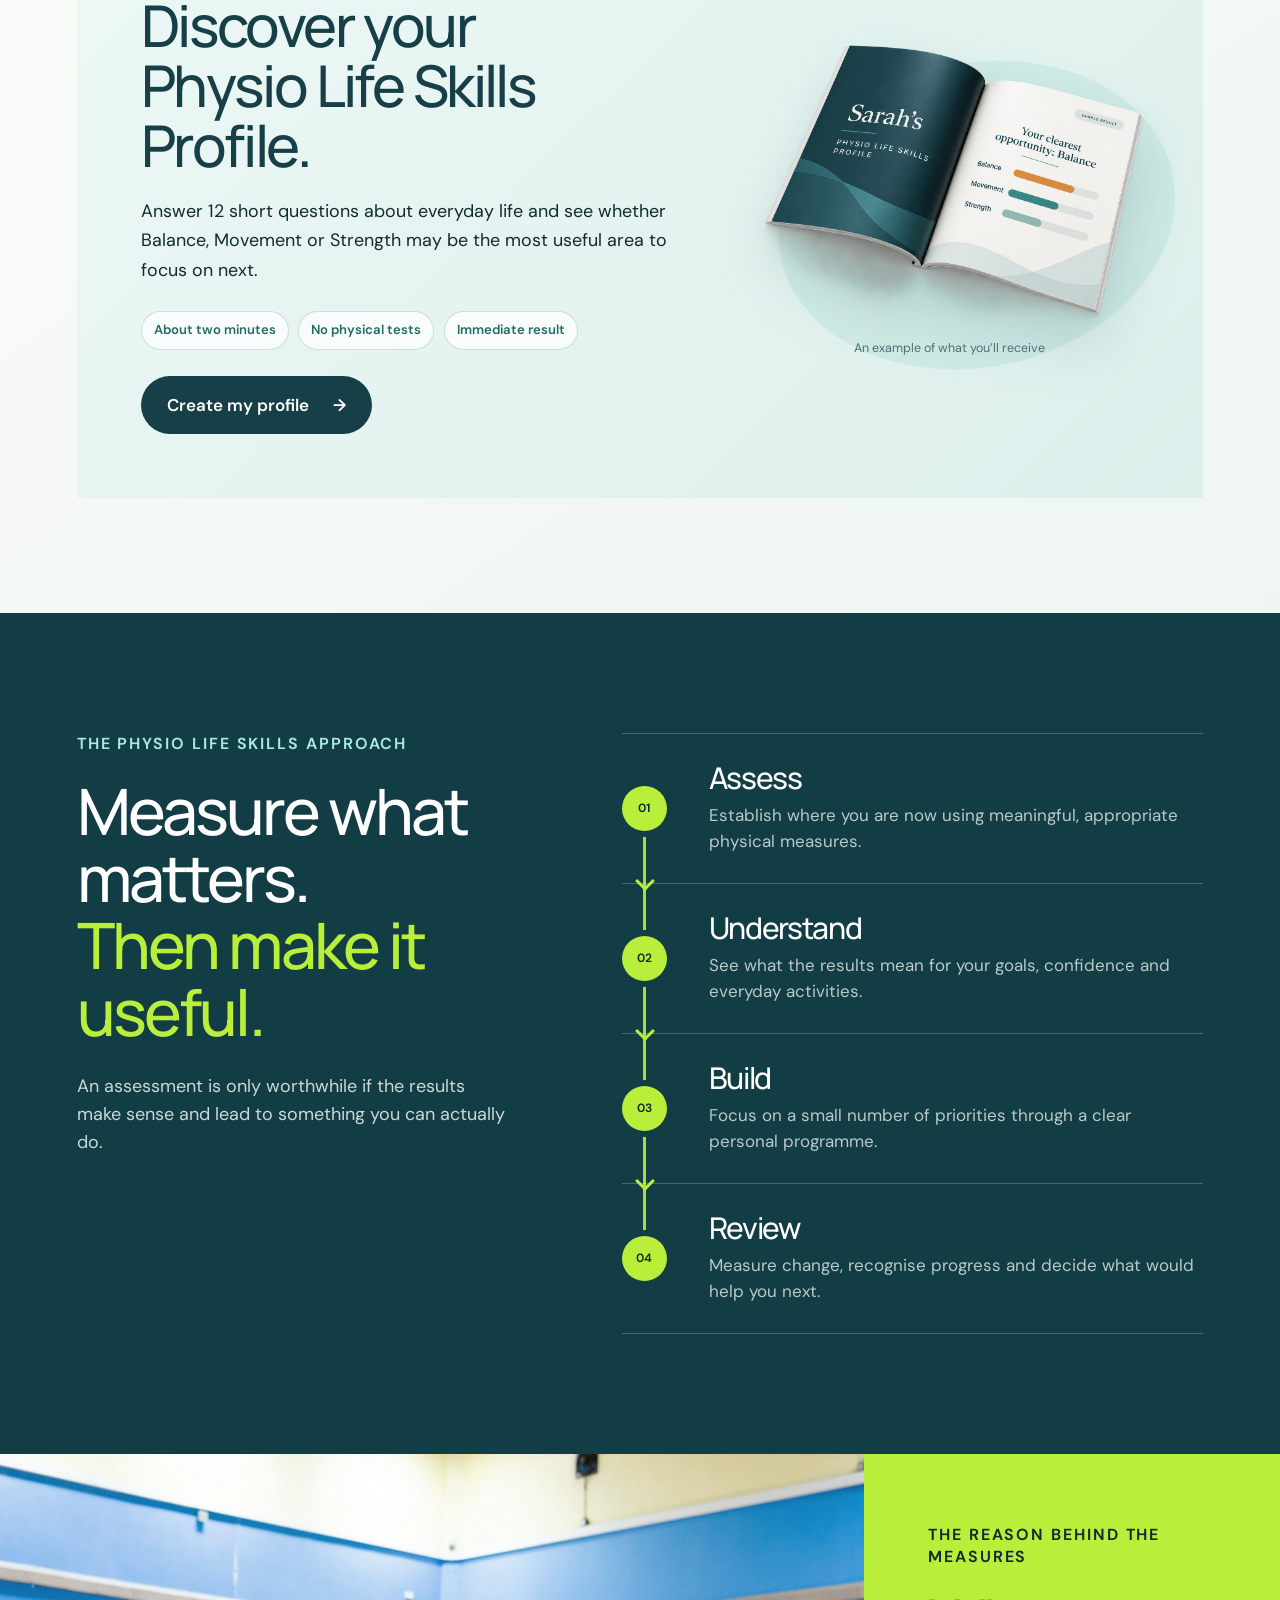
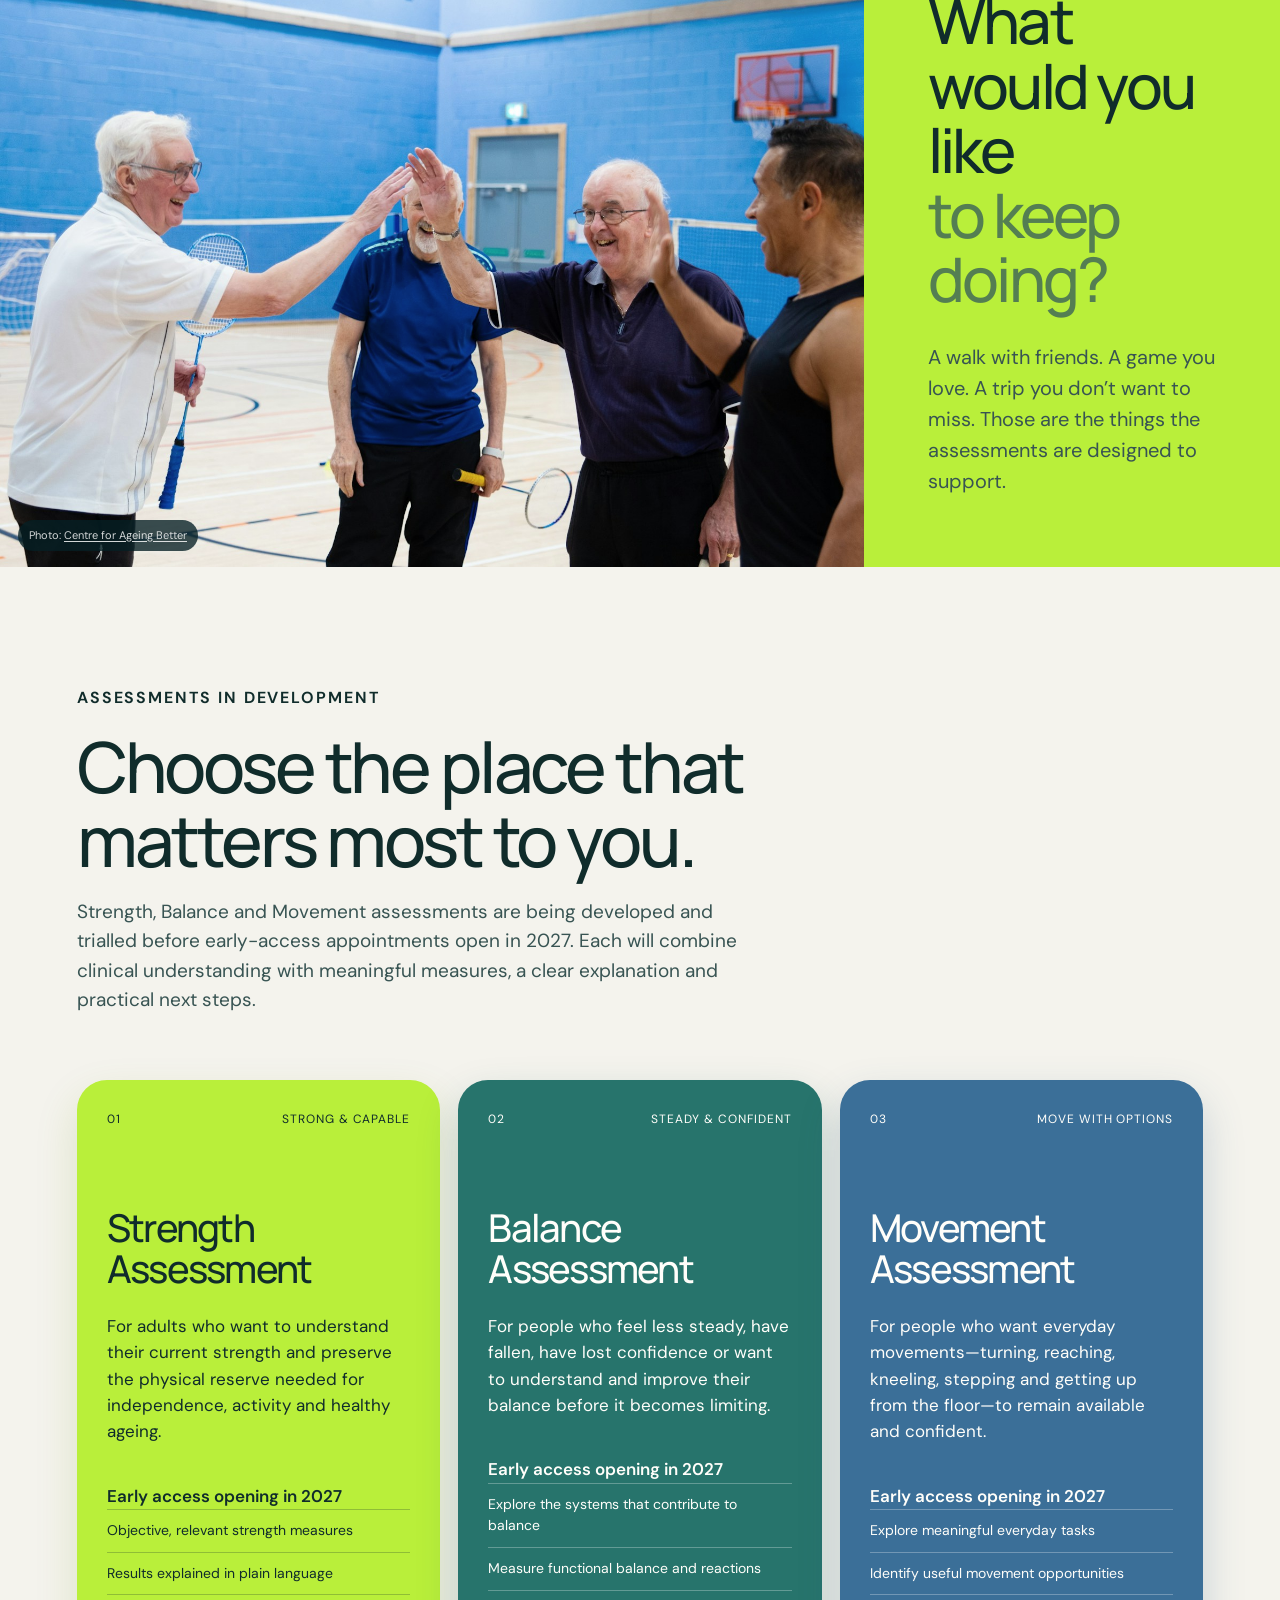
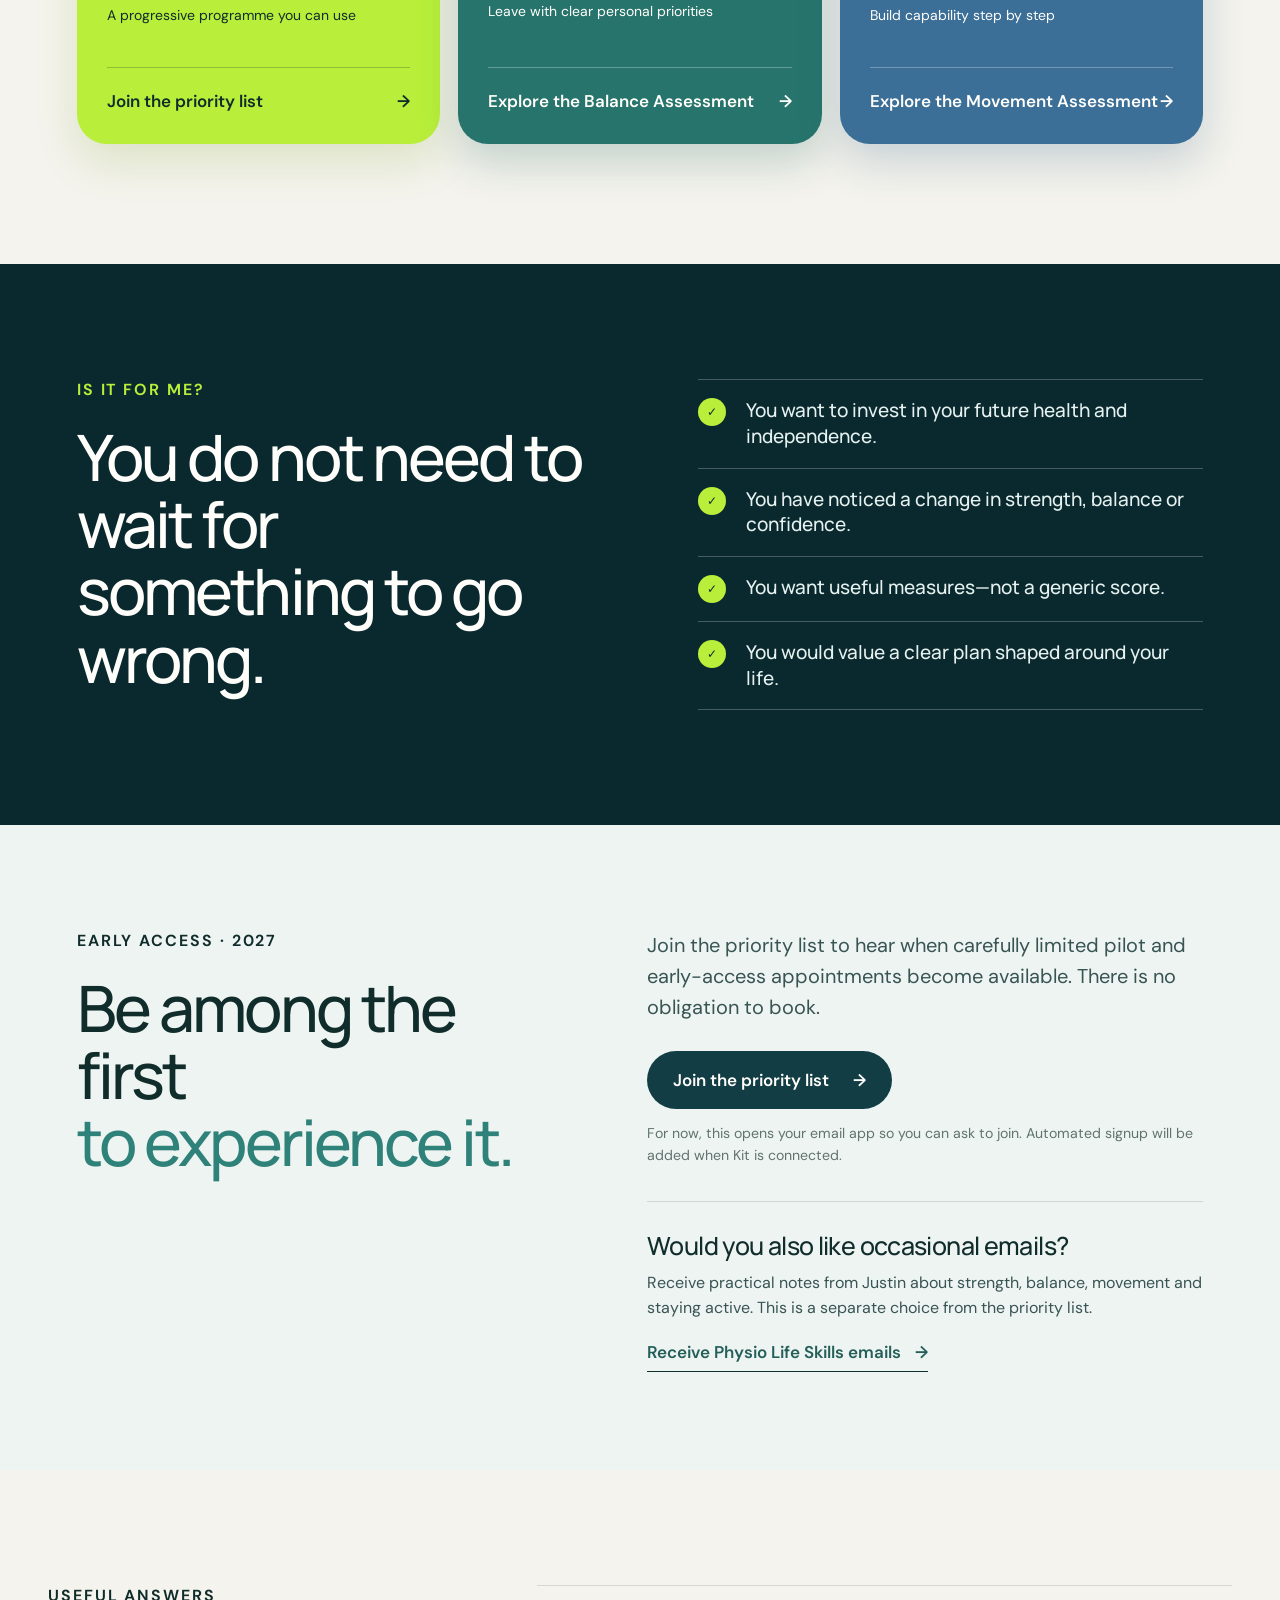
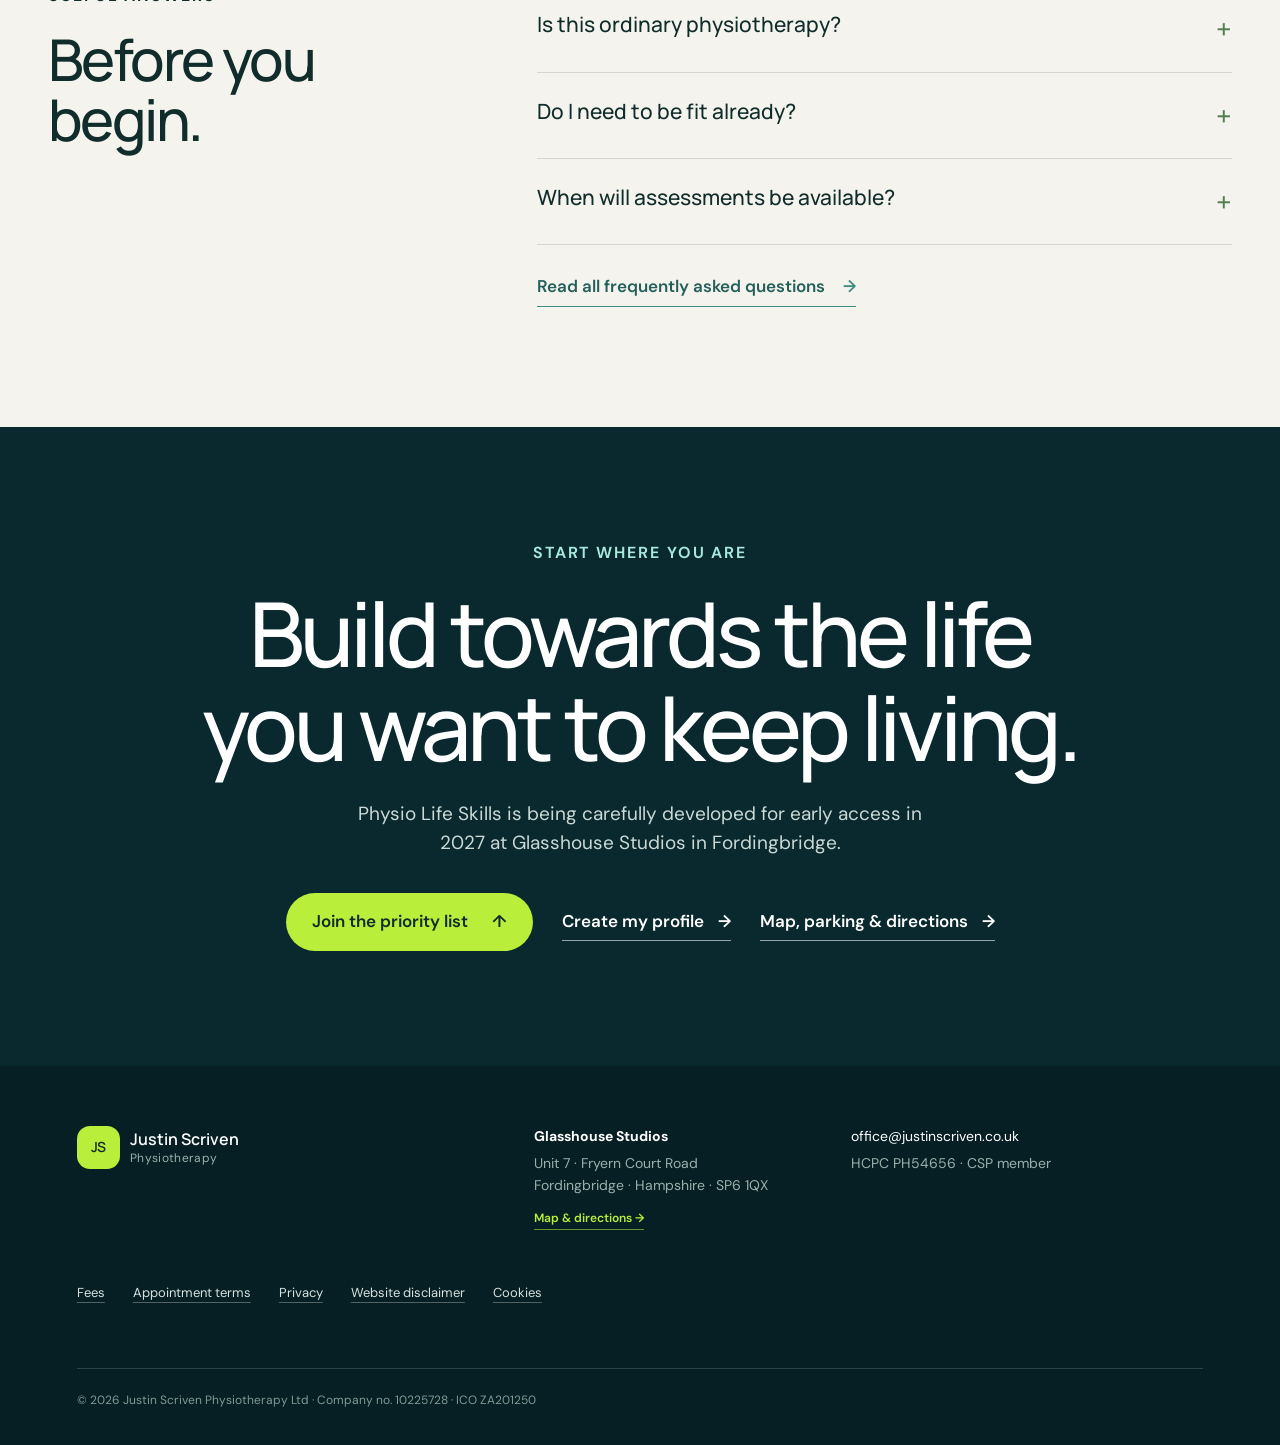
<file: physio-life-skills-previous.html>
<!doctype html>
<html lang="en-GB">
<head>
  <meta charset="utf-8">
  <meta name="viewport" content="width=device-width, initial-scale=1">
  <meta name="description" content="Discover Physio Life Skills: strength, balance and movement assessments being carefully developed for early access in 2027.">
  <title>Physio Life Skills | Justin Scriven Physiotherapy</title>
  <link rel="preconnect" href="https://fonts.googleapis.com">
  <link rel="preconnect" href="https://fonts.gstatic.com" crossorigin>
  <link href="https://fonts.googleapis.com/css2?family=DM+Sans:wght@400;500;600&family=Manrope:wght@400;500;600&display=swap" rel="stylesheet">
  <link rel="stylesheet" href="styles.css">
<link href="https://fonts.googleapis.com/css2?family=Questrial&display=swap" rel="stylesheet">
<link href="https://fonts.googleapis.com/css2?family=Lato:wght@400&display=swap" rel="stylesheet">
</head>
<body class="inner-page life-page">
  <a class="skip" href="#main">Skip to main content</a>

  <header class="site-header">
    <nav class="nav-shell" aria-label="Main navigation">
      <a class="brand" href="index.html" aria-label="Justin Scriven Physiotherapy home">
        <span class="brand-mark" aria-hidden="true"><span class="brand-initials"><span class="brand-hook-j">j</span>s</span></span>
        <span><strong><span class="brand-hook-j">j</span>ustin scriven</strong><small>PHYSIOTHERAPY</small></span>
      </a>
      <a class="compact-book" href="https://justin-scriven-physiotherapy-limited.uk1.cliniko.com/bookings#service" target="_blank" rel="noopener">Book</a>
      <button class="menu-button" aria-expanded="false" aria-controls="main-menu">Menu</button>
      <div class="nav-links" id="main-menu">
        <a href="physiotherapy.html">Physiotherapy</a>
        <a class="active" href="physio-life-skills.html" aria-current="page">Physio Life Skills</a>
        <a href="about.html">About</a>
        <a href="fees.html">Fees</a>
        <a href="directions.html">Find us</a>
        <a href="faqs.html">FAQs</a>
      </div>
      <a class="header-book" href="https://justin-scriven-physiotherapy-limited.uk1.cliniko.com/bookings#service" target="_blank" rel="noopener">Book an Appointment</a>
    </nav>
  </header>

  <main id="main">
    <section class="pls-hero">
      <div class="pls-hero-copy">
        <p class="eyebrow light">Physio Life Skills · Launching in 2027</p>
        <h1>Keep doing<br>the things<br><em>you love.</em></h1>
        <p class="intro">I started Physio Life Skills because I kept meeting people who had gradually stopped doing things they enjoyed as their strength, balance or confidence changed. I want to help you understand what you can work on now, so you can stay active in the ways that matter to you as you get older.</p>
        <p class="pls-launch-note">I’m trialling the assessments carefully, with early access planned for 2027.</p>
        <div class="hero-actions">
          <a class="button button-bright" href="#priority-list">Join the priority list <span>→</span></a>
          <a class="button button-outline-light" href="profile.html">Create my profile <span>→</span></a>
          <a class="text-link light-link" href="#assessments">Explore the assessments <span>↓</span></a>
        </div>
      </div>
      <div class="pls-hero-visual">
        <figure class="pls-hero-photo">
          <img src="assets/justin-hiking.jpg" alt="Justin enjoying a walk in the hills" width="1824" height="1368">
          <figcaption>A walk in the hills — one of my favourite ways to stay active.</figcaption>
        </figure>
      </div>
      <div class="hero-foot light-foot">
        <span>Glasshouse Studios · Fordingbridge</span>
        <span>Assessment for action—not comparison</span>
      </div>
    </section>

    <section class="statement-section pls-statement" aria-labelledby="pls-why-heading">
      <p class="eyebrow">Why Physio Life Skills?</p>
      <div>
        <h2 id="pls-why-heading">I wanted to help before life got smaller.</h2>
        <p>For nearly 30 years I’ve helped people recover from pain and injury. Along the way, I’ve also seen how easy it is to stop taking the stairs, walking with friends or getting down to play with grandchildren, one small compromise at a time.</p>
        <p>Sometimes that change feels like an inevitable part of ageing. But strength, balance and movement are things we can explore and work on. Physio Life Skills is my way of making that process understandable: find out where you are, choose what matters to you and build from there.</p>
        <p>It’s about keeping your options open, not chasing a perfect score.</p>
      </div>
    </section>

    <figure class="pls-community-image">
      <img src="assets/community-movement.jpg" alt="A group of women enjoying a gentle movement class together" loading="lazy">
    </figure>

    <section class="pls-pillars-section" aria-labelledby="pillars-heading">
      <div class="section-heading">
        <p class="eyebrow">Three physical life skills</p>
        <h2 id="pillars-heading">What keeps life active and enjoyable.</h2>
      </div>
      <div class="pls-pillar-grid">
        <article><span>01</span><h3>Strength</h3><p>The force to rise, lift, climb, carry and keep doing things for yourself.</p></article>
        <article><span>02</span><h3>Balance</h3><p>The confidence and adaptability to stay steady—and respond when life unsettles you.</p></article>
        <article><span>03</span><h3>Movement</h3><p>The options to reach, turn, react, kneel, change direction and get up from the floor.</p></article>
      </div>
      <div class="profile-feature">
        <div class="profile-feature-copy">
          <p class="eyebrow">Not sure where to begin?</p>
          <h3>Discover your<br>Physio Life Skills Profile.</h3>
          <p>Answer 12 short questions about everyday life and see whether Balance, Movement or Strength may be the most useful area to focus on next.</p>
          <div class="profile-feature-facts" aria-label="About the profile">
            <span>About two minutes</span><span>No physical tests</span><span>Immediate result</span>
          </div>
          <a class="button" href="profile.html">Create my profile <span>→</span></a>
        </div>
        <div class="sample-profile-wrap profile-book-wrap" aria-label="Example Physio Life Skills profile">
          <img class="profile-book-mockup" src="assets/physio-life-skills-profile-mockup.png" alt="An open sample Physio Life Skills report showing Balance, Movement and Strength results" width="1536" height="1024" loading="lazy">
          <span class="sample-profile-caption">An example of what you’ll receive</span>
        </div>
      </div>
    </section>

    <section class="pls-approach" id="approach">
      <div class="pls-approach-copy">
        <p class="eyebrow light">The Physio Life Skills approach</p>
        <h2>Measure what matters.<br><em>Then make it useful.</em></h2>
        <p>An assessment is only worthwhile if the results make sense and lead to something you can actually do.</p>
      </div>
      <ol class="pls-steps">
        <li><span>01</span><div><h3>Assess</h3><p>Establish where you are now using meaningful, appropriate physical measures.</p></div></li>
        <li><span>02</span><div><h3>Understand</h3><p>See what the results mean for your goals, confidence and everyday activities.</p></div></li>
        <li><span>03</span><div><h3>Build</h3><p>Focus on a small number of priorities through a clear personal programme.</p></div></li>
        <li><span>04</span><div><h3>Review</h3><p>Measure change, recognise progress and decide what would help you next.</p></div></li>
      </ol>
    </section>

    <section class="life-in-action" aria-labelledby="life-in-action-heading">
      <figure>
        <img src="assets/life-in-action.jpg" alt="Four older men laughing and high-fiving after playing badminton" loading="lazy" width="2000" height="1333">
        <figcaption>Photo: <a href="https://unsplash.com/@ageing_better" target="_blank" rel="noopener">Centre for Ageing Better</a></figcaption>
      </figure>
      <div class="life-in-action-copy">
        <p class="eyebrow">The reason behind the measures</p>
        <h2 id="life-in-action-heading">What would you like<br><em>to keep doing?</em></h2>
        <p>A walk with friends. A game you love. A trip you don’t want to miss. Those are the things the assessments are designed to support.</p>
      </div>
    </section>

    <section class="pls-assessments" id="assessments">
      <div class="pls-assessment-heading">
        <p class="eyebrow">Assessments in development</p>
        <h2>Choose the place that matters most to you.</h2>
        <p>Strength, Balance and Movement assessments are being developed and trialled before early-access appointments open in 2027. Each will combine clinical understanding with meaningful measures, a clear explanation and practical next steps.</p>
      </div>
      <div class="pls-assessment-cards">
        <article class="strength-card">
          <div class="assessment-top"><span>01</span><span>Strong & capable</span></div>
          <h3>Strength<br>Assessment</h3>
          <p>For adults who want to understand their current strength and preserve the physical reserve needed for independence, activity and healthy ageing.</p>
          <span class="assessment-card-price">Early access opening in 2027</span>
          <ul><li>Objective, relevant strength measures</li><li>Results explained in plain language</li><li>A progressive programme you can use</li></ul>
          <a href="#priority-list">Join the priority list <span>→</span></a>
        </article>
        <article class="balance-card">
          <div class="assessment-top"><span>02</span><span>Steady & confident</span></div>
          <h3>Balance<br>Assessment</h3>
          <p>For people who feel less steady, have fallen, have lost confidence or want to understand and improve their balance before it becomes limiting.</p>
          <span class="assessment-card-price">Early access opening in 2027</span>
          <ul><li>Explore the systems that contribute to balance</li><li>Measure functional balance and reactions</li><li>Leave with clear personal priorities</li></ul>
          <a href="balance-assessment.html">Explore the Balance Assessment <span>→</span></a>
        </article>
        <article class="movement-card">
          <div class="assessment-top"><span>03</span><span>Move with options</span></div>
          <h3>Movement<br>Assessment</h3>
          <p>For people who want everyday movements—turning, reaching, kneeling, stepping and getting up from the floor—to remain available and confident.</p>
          <span class="assessment-card-price">Early access opening in 2027</span>
          <ul><li>Explore meaningful everyday tasks</li><li>Identify useful movement opportunities</li><li>Build capability step by step</li></ul>
          <a href="movement-assessment.html">Explore the Movement Assessment <span>→</span></a>
        </article>
      </div>
    </section>

    <section class="pls-for-you">
      <div>
        <p class="eyebrow">Is it for me?</p>
        <h2>You do not need to wait for something to go wrong.</h2>
      </div>
      <div class="for-you-list">
        <p><span>✓</span>You want to invest in your future health and independence.</p>
        <p><span>✓</span>You have noticed a change in strength, balance or confidence.</p>
        <p><span>✓</span>You want useful measures—not a generic score.</p>
        <p><span>✓</span>You would value a clear plan shaped around your life.</p>
      </div>
    </section>

    <section class="pls-email-invite" id="priority-list" aria-labelledby="pls-email-heading">
      <div>
        <p class="eyebrow">Early access · 2027</p>
        <h2 id="pls-email-heading">Be among the first<br><em>to experience it.</em></h2>
      </div>
      <div class="pls-email-copy">
        <p>Join the priority list to hear when carefully limited pilot and early-access appointments become available. There is no obligation to book.</p>
        <a class="button" href="mailto:office@justinscriven.co.uk?subject=Physio%20Life%20Skills%20priority%20list&amp;body=Hello%20Justin%2C%0A%0APlease%20add%20me%20to%20the%20Physio%20Life%20Skills%20priority%20list.%0A%0AName%3A%20%0AArea%20of%20interest%20(if%20known)%3A%20Strength%20%2F%20Balance%20%2F%20Movement%0A">Join the priority list <span>→</span></a>
        <small>For now, this opens your email app so you can ask to join. Automated signup will be added when Kit is connected.</small>
        <div class="pls-email-secondary">
          <h3>Would you also like occasional emails?</h3>
          <p>Receive practical notes from Justin about strength, balance, movement and staying active. This is a separate choice from the priority list.</p>
          <a class="text-link" href="mailto:office@justinscriven.co.uk?subject=Physio%20Life%20Skills%20emails&amp;body=Hello%20Justin%2C%0A%0APlease%20add%20me%20to%20your%20occasional%20Physio%20Life%20Skills%20email%20list.%0A%0AName%3A%20">Receive Physio Life Skills emails <span>→</span></a>
        </div>
      </div>
    </section>

    <section class="physio-faq pls-faq">
      <div>
        <p class="eyebrow">Useful answers</p>
        <h2>Before you begin.</h2>
      </div>
      <div class="faq-list">
        <details>
          <summary>Is this ordinary physiotherapy?<span>+</span></summary>
          <p>It is led by the same clinical reasoning, but the starting point is different. Physiotherapy often begins with pain or injury. Physio Life Skills begins with the physical qualities you want to understand, preserve or develop.</p>
        </details>
        <details>
          <summary>Do I need to be fit already?<span>+</span></summary>
          <p>No. The assessment meets you where you are. It is not a competition and the purpose is not to compare you with the person beside you.</p>
        </details>
        <details>
          <summary>When will assessments be available?<span>+</span></summary>
          <p>Early-access appointments are planned for 2027 after the assessments have been carefully trialled. Join the priority list to hear when the first appointments become available.</p>
        </details>
        <a class="faq-more" href="faqs.html">Read all frequently asked questions <span>→</span></a>
      </div>
    </section>

    <section class="contact" id="contact">
      <p class="eyebrow light">Start where you are</p>
      <h2>Build towards the life<br>you want to keep living.</h2>
      <p>Physio Life Skills is being carefully developed for early access in 2027 at Glasshouse Studios in Fordingbridge.</p>
      <a class="button button-bright" href="#priority-list">Join the priority list <span>↑</span></a>
      <a class="text-link light-link" href="profile.html">Create my profile <span>→</span></a>
      <a class="text-link light-link" href="directions.html">Map, parking &amp; directions <span>→</span></a>
    </section>
  </main>

  <footer>
    <a class="brand footer-brand" href="index.html"><span class="brand-mark">JS</span><span><strong>Justin Scriven</strong><small>Physiotherapy</small></span></a>
    <a class="footer-location" href="directions.html"><strong>Glasshouse Studios</strong><span>Unit 7 · Fryern Court Road<br>Fordingbridge · Hampshire · SP6 1QX</span><small>Map &amp; directions →</small></a>
    <div><a href="mailto:office@justinscriven.co.uk">office@justinscriven.co.uk</a><span>HCPC PH54656 · CSP member</span></div>
    <div class="footer-legal"><a href="fees.html">Fees</a><a href="legal.html#appointments">Appointment terms</a><a href="legal.html#privacy">Privacy</a><a href="legal.html#disclaimer">Website disclaimer</a><a href="legal.html#cookies">Cookies</a></div>
    <p>© 2026 Justin Scriven Physiotherapy Ltd · Company no. 10225728 · ICO ZA201250</p>
  </footer>

  <script src="script.js"></script>
</body>
</html>
</file>
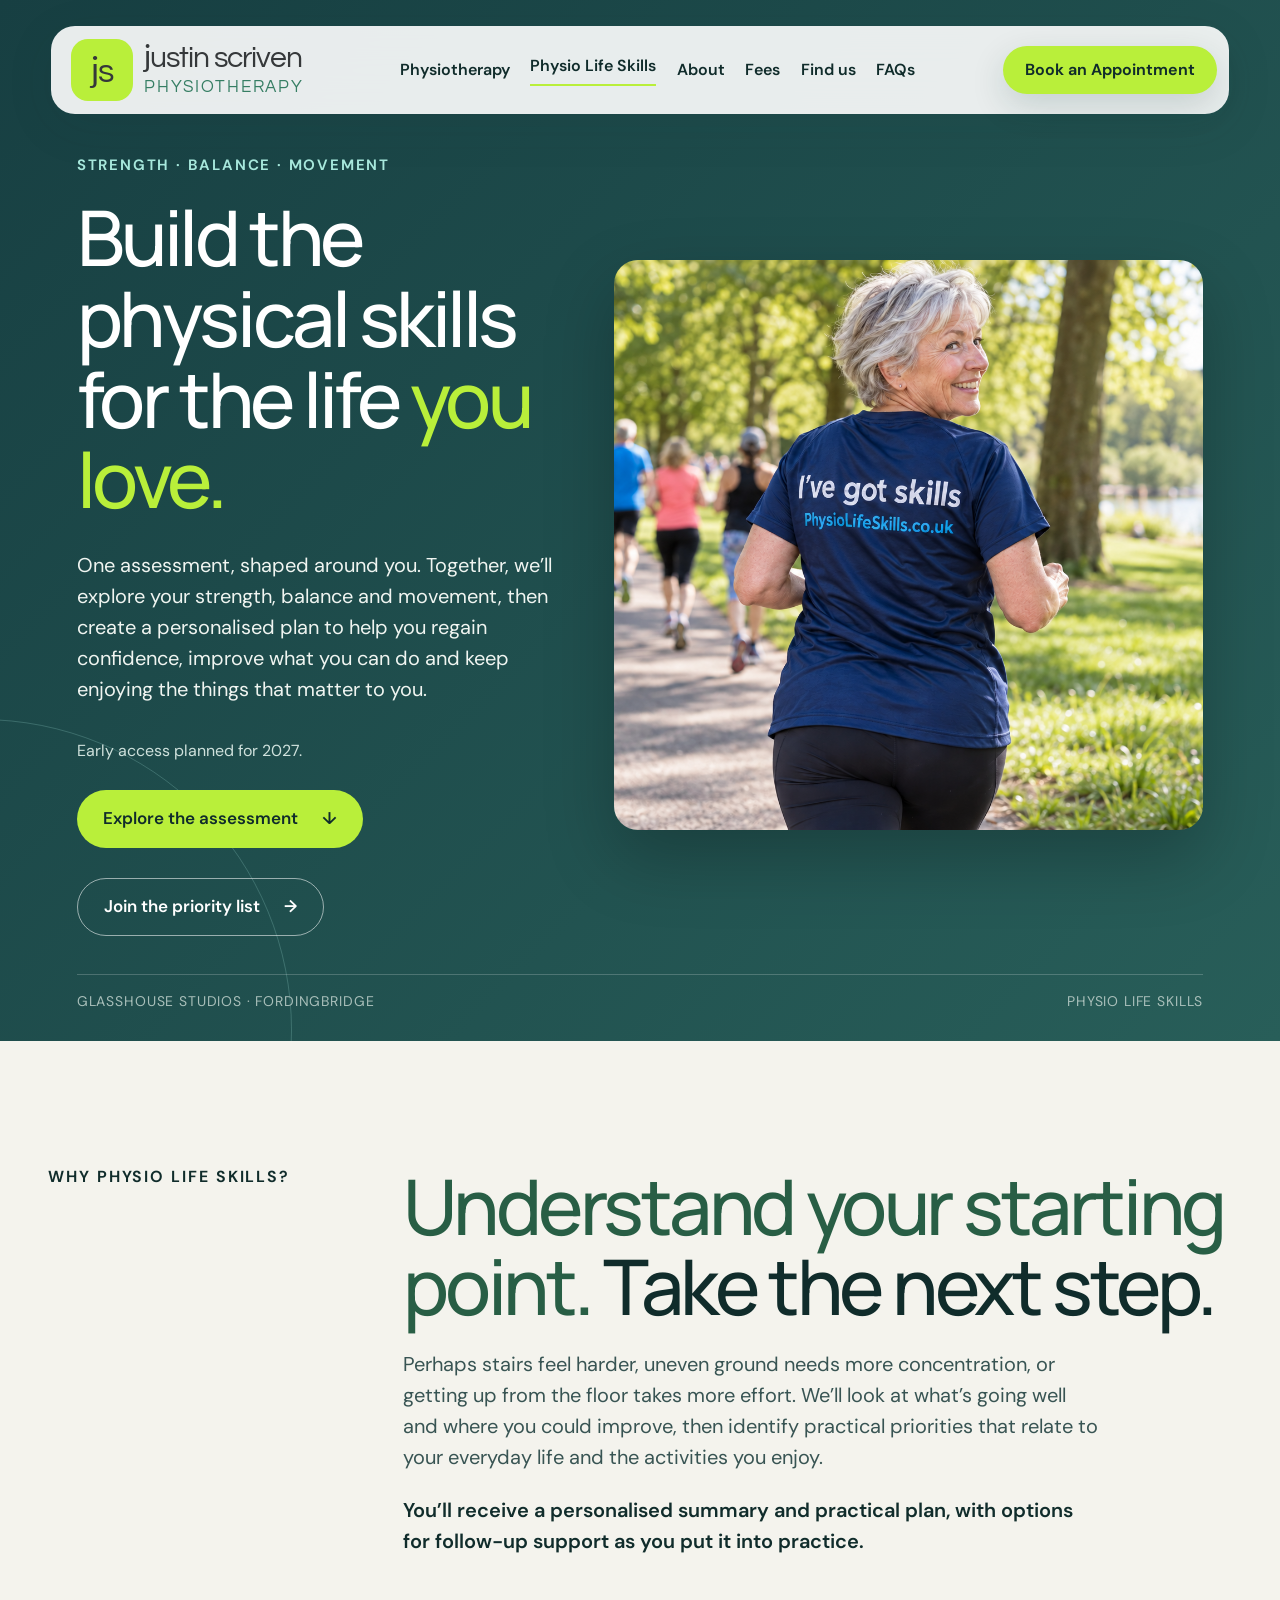
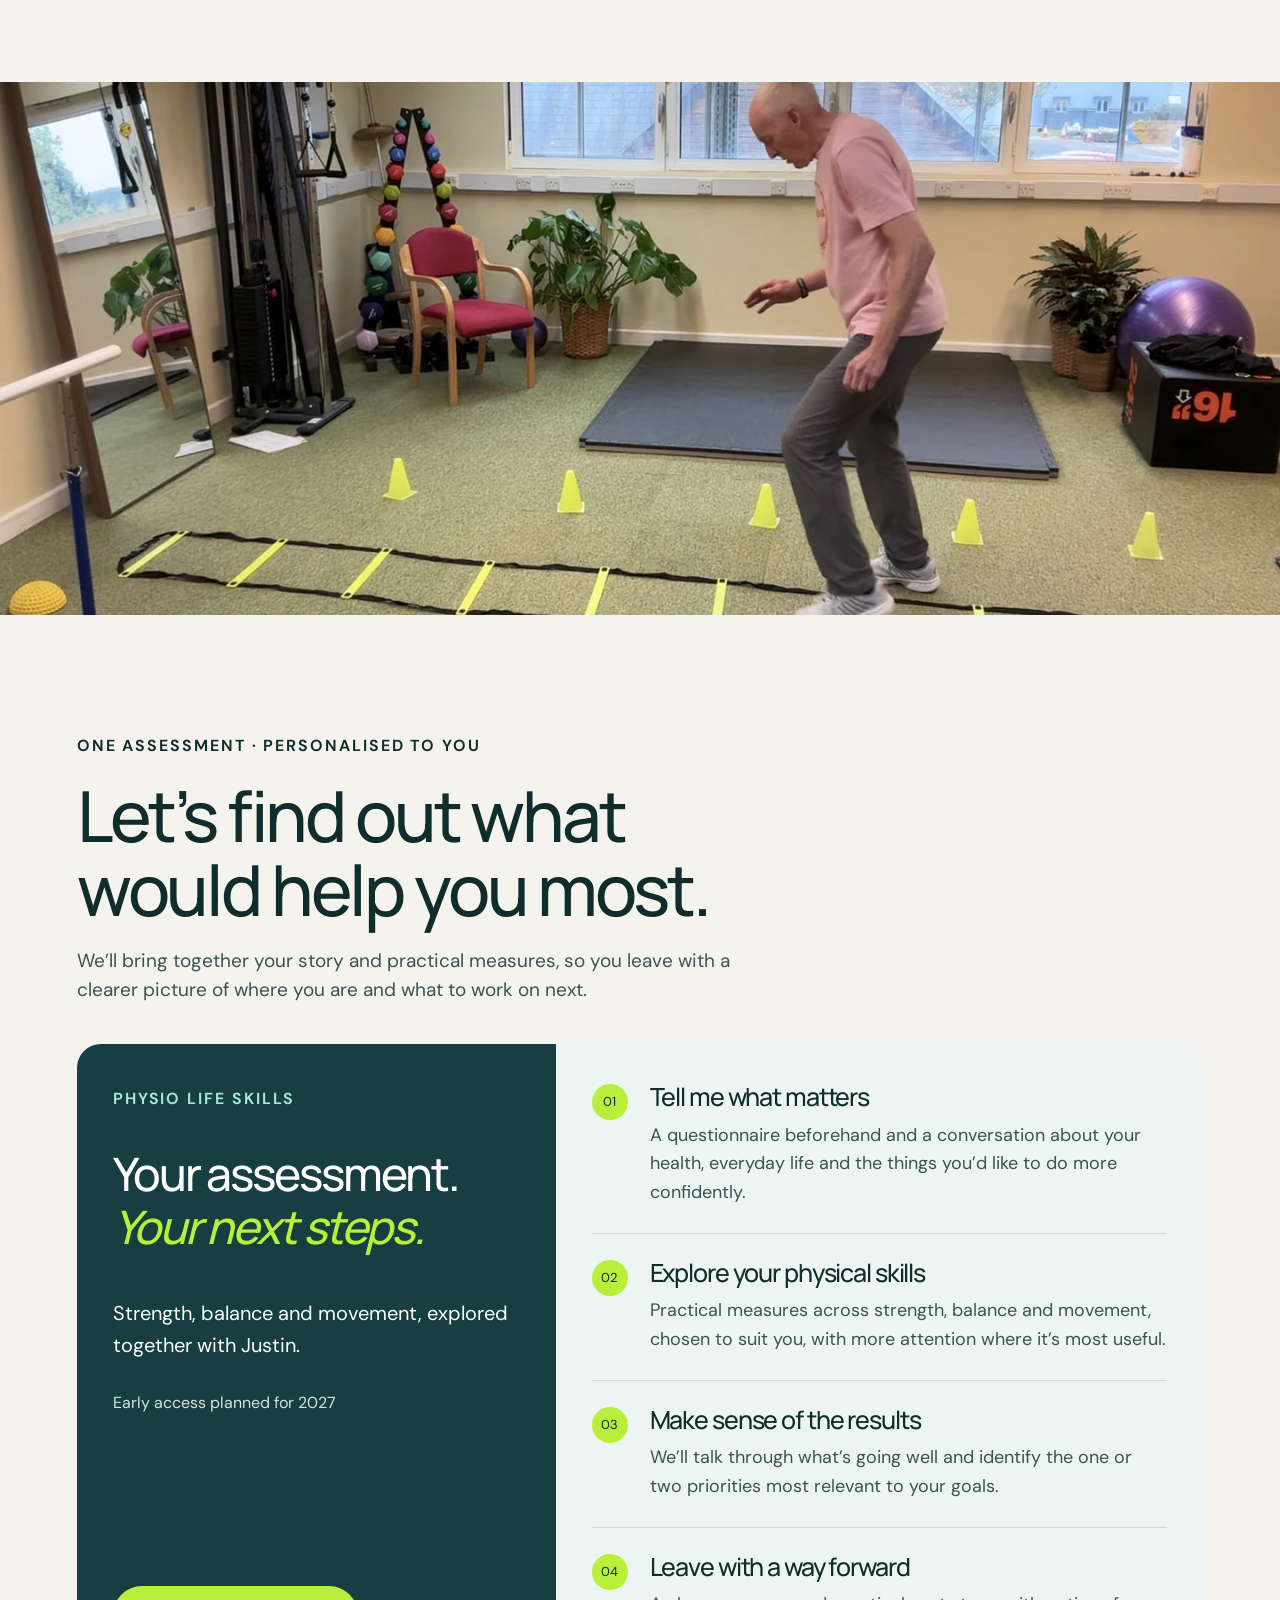
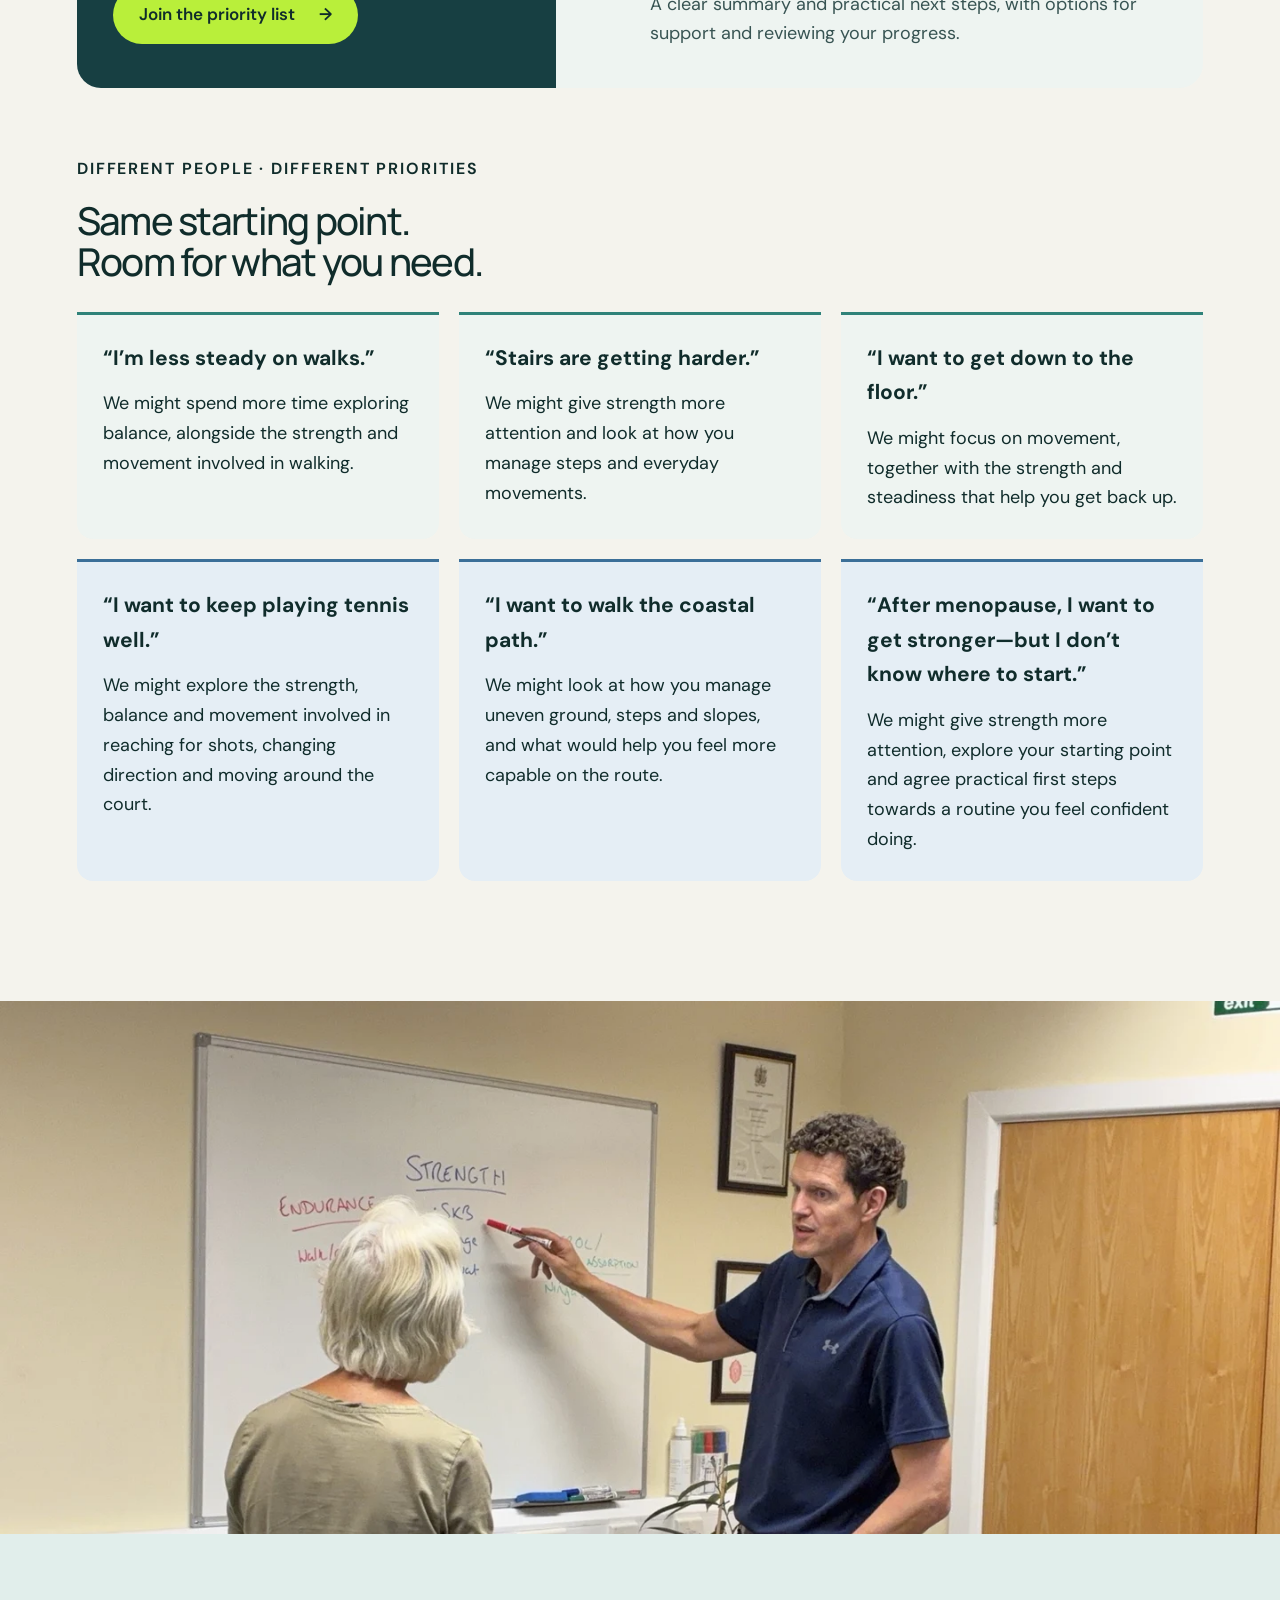
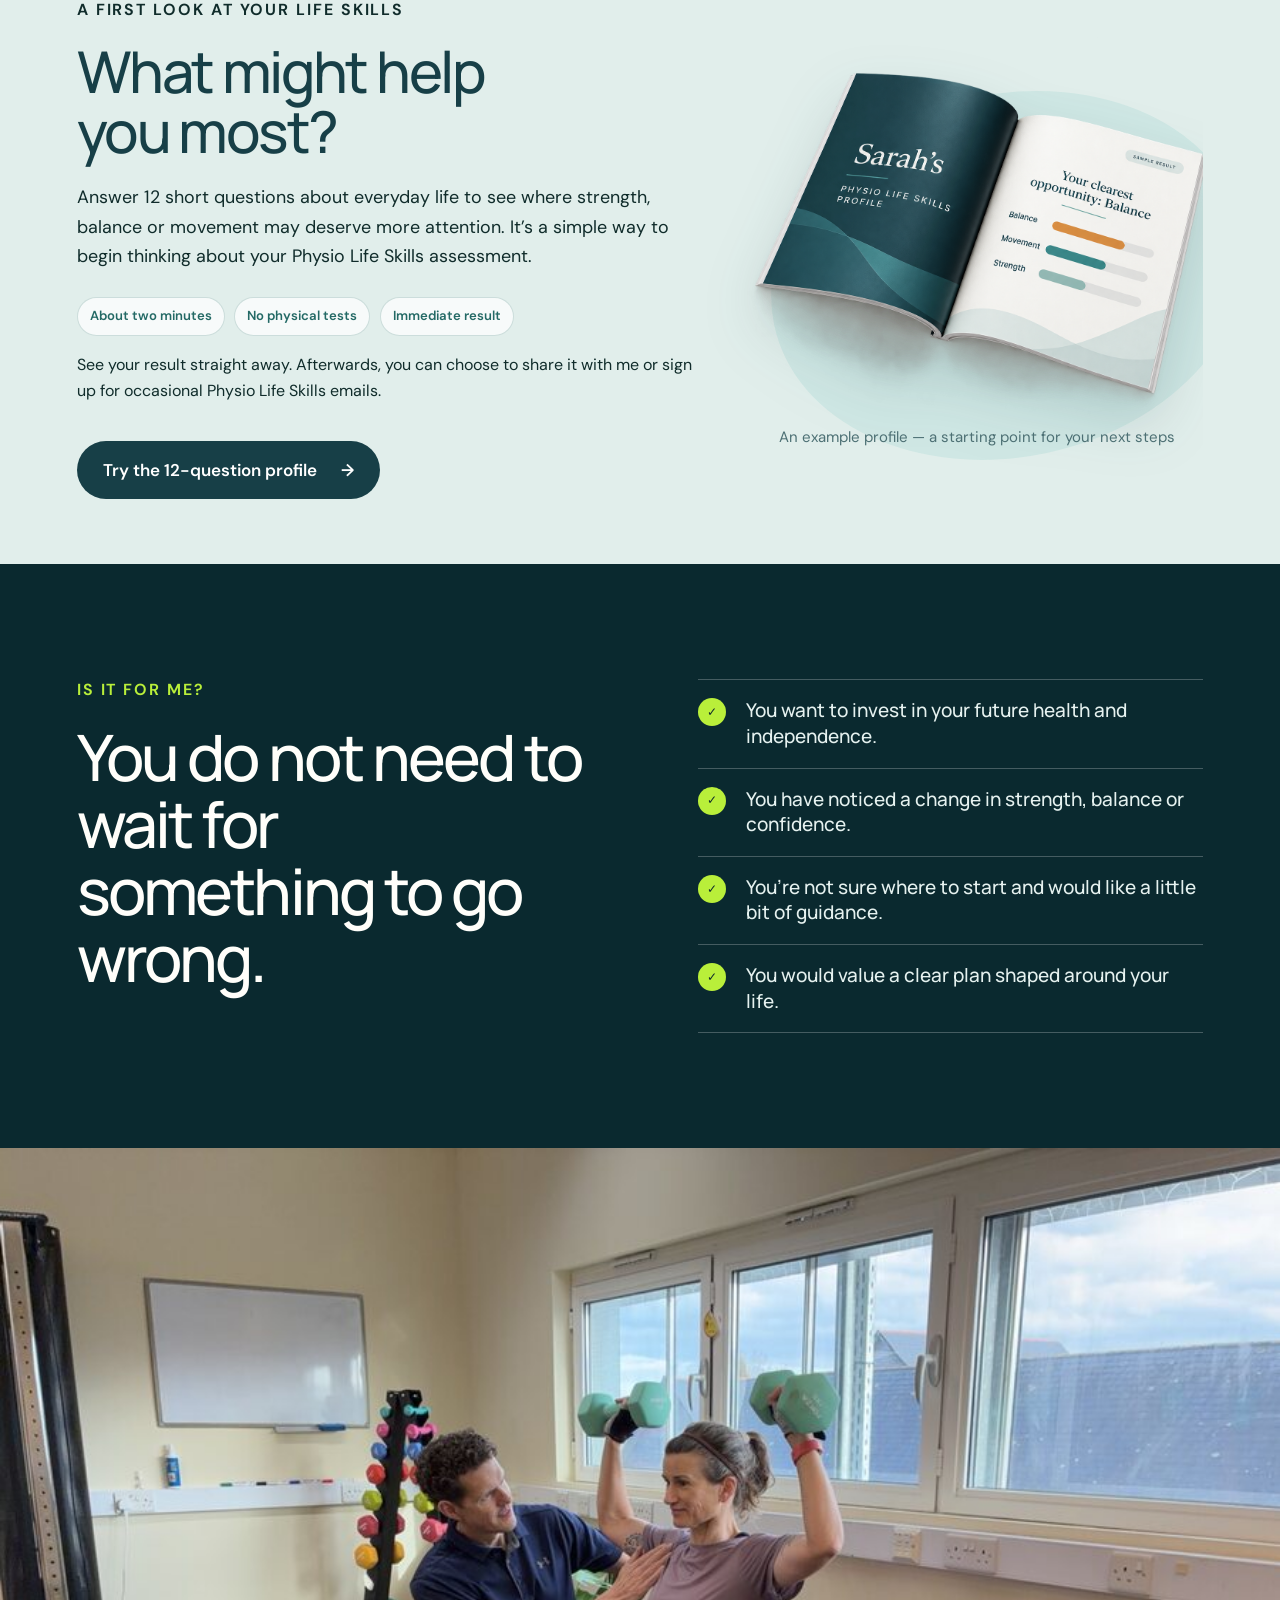
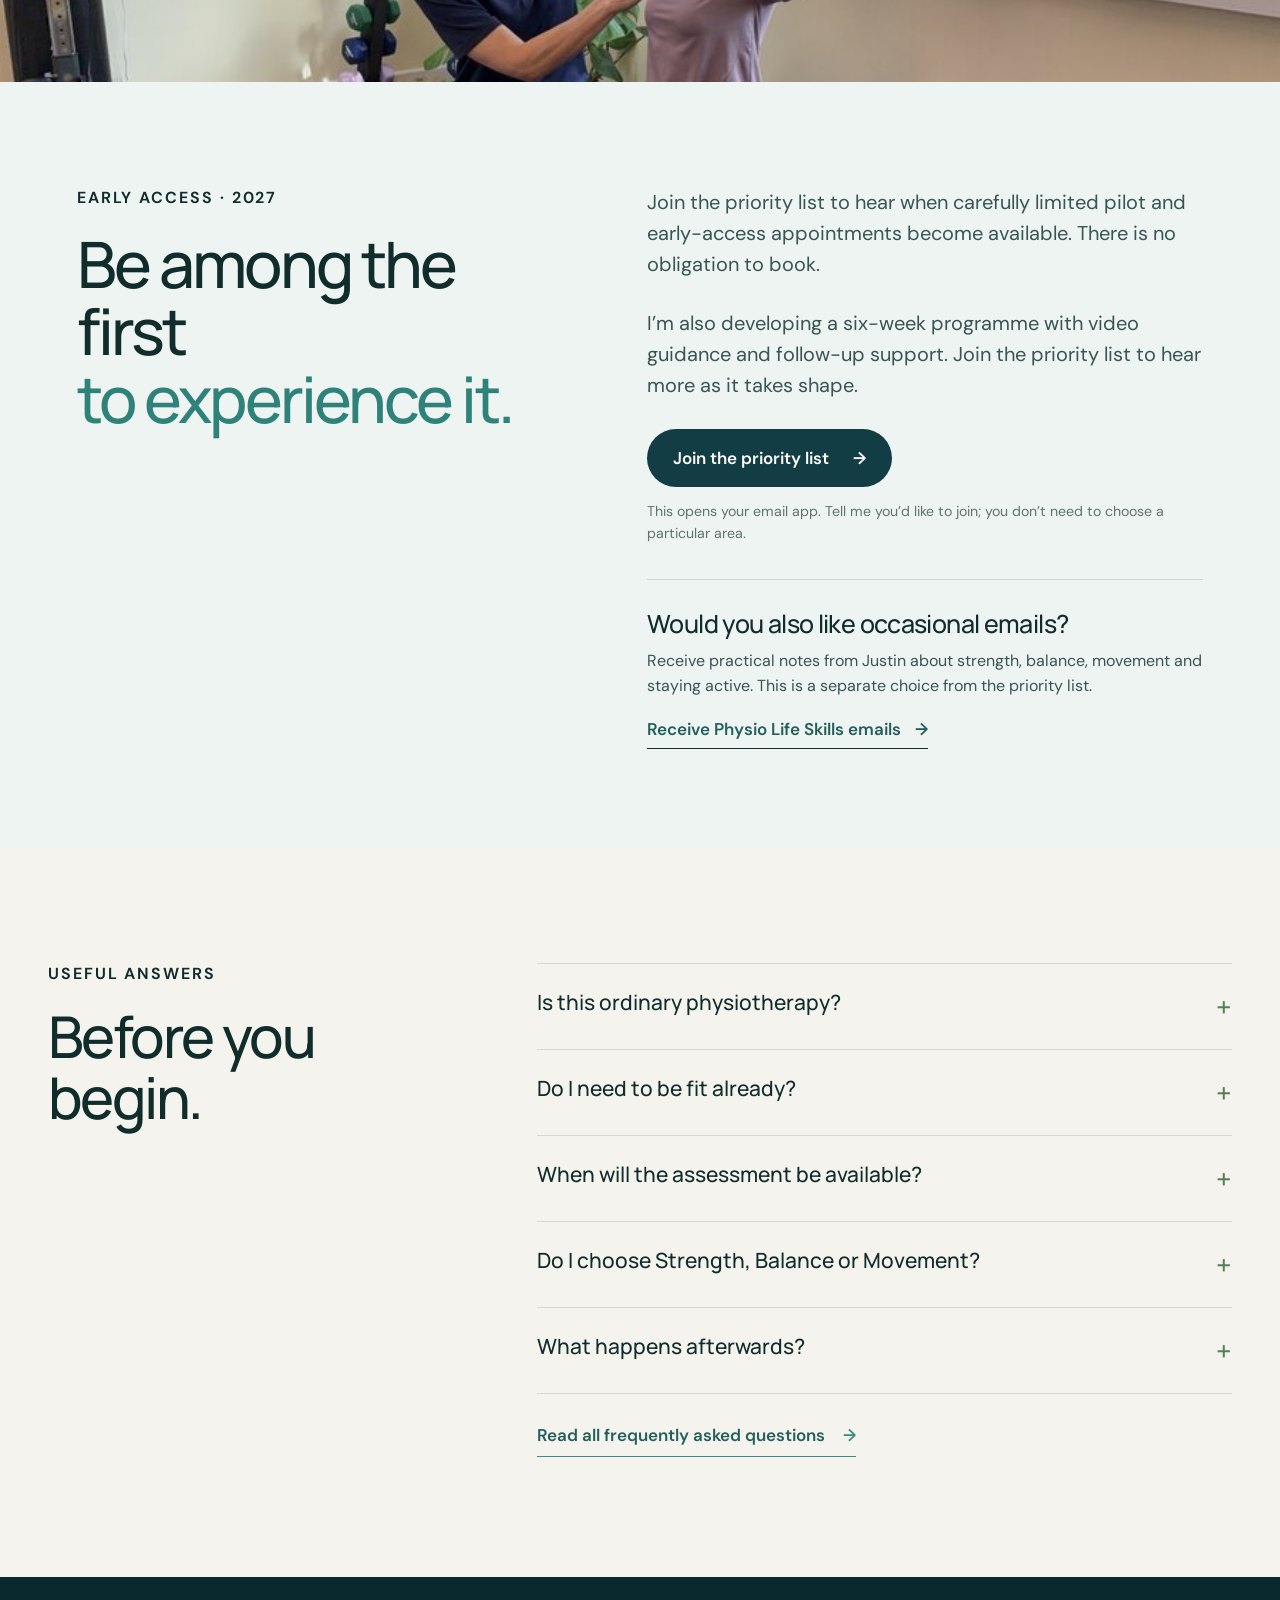
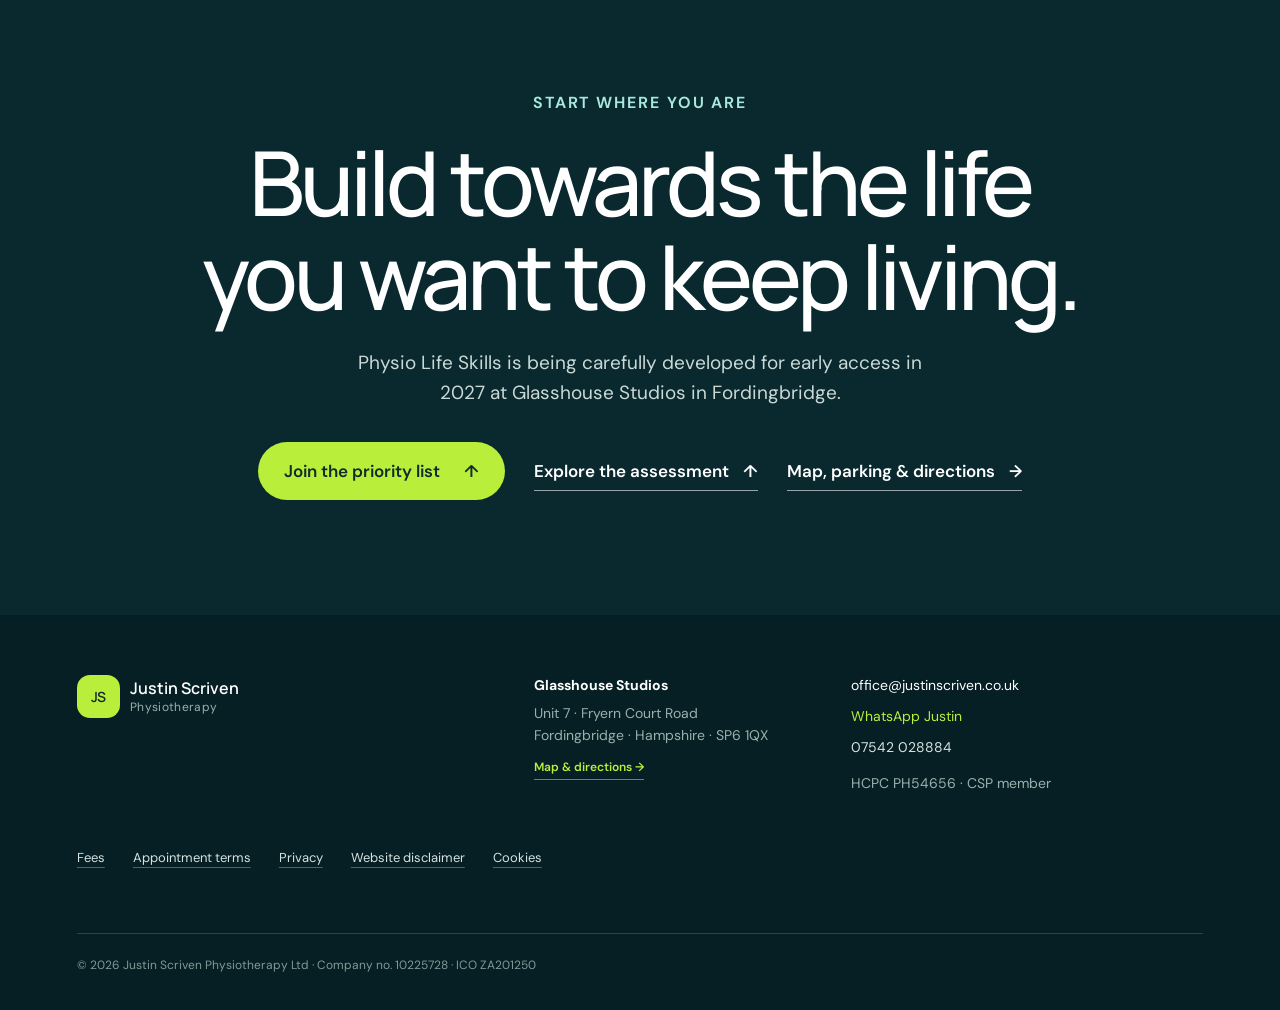
<file: physio-life-skills.html>
<!doctype html>
<html lang="en-GB">
<head>
  <meta charset="utf-8">
  <meta name="viewport" content="width=device-width, initial-scale=1">
  <meta name="description" content="Discover Physio Life Skills: One personalised Physio Life Skills assessment exploring strength, balance and movement, with early access planned for 2027.">
  <title>Physio Life Skills | Justin Scriven Physiotherapy</title>
  <link rel="canonical" href="https://justinscriven.co.uk/physio-life-skills.html">
  <link rel="preconnect" href="https://fonts.googleapis.com">
  <link rel="preconnect" href="https://fonts.gstatic.com" crossorigin>
  <link href="https://fonts.googleapis.com/css2?family=DM+Sans:wght@400;500;600&family=Manrope:wght@400;500;600&display=swap" rel="stylesheet">
  <link rel="stylesheet" href="styles.css">
  <link rel="stylesheet" href="pls-one-assessment.css">
<link href="https://fonts.googleapis.com/css2?family=Questrial&display=swap" rel="stylesheet">
<link href="https://fonts.googleapis.com/css2?family=Lato:wght@400&display=swap" rel="stylesheet">
</head>
<body class="inner-page life-page single-pls-page">
  <a class="skip" href="#main">Skip to main content</a>

  <header class="site-header">
    <nav class="nav-shell" aria-label="Main navigation">
      <a class="brand" href="index.html" aria-label="Justin Scriven Physiotherapy home">
        <span class="brand-mark" aria-hidden="true"><span class="brand-initials"><span class="brand-hook-j">j</span>s</span></span>
        <span><strong><span class="brand-hook-j">j</span>ustin scriven</strong><small>PHYSIOTHERAPY</small></span>
      </a>
      <a class="compact-book" href="https://justin-scriven-physiotherapy-limited.uk1.cliniko.com/bookings#service" target="_blank" rel="noopener">Book</a>
      <button class="menu-button" aria-expanded="false" aria-controls="main-menu">Menu</button>
      <div class="nav-links" id="main-menu">
        <a href="physiotherapy.html">Physiotherapy</a>
        <a class="active" href="physio-life-skills.html" aria-current="page">Physio Life Skills</a>
        <a href="about.html">About</a>
        <a href="fees.html">Fees</a>
        <a href="directions.html">Find us</a>
        <a href="faqs.html">FAQs</a>
      </div>
      <a class="header-book" href="https://justin-scriven-physiotherapy-limited.uk1.cliniko.com/bookings#service" target="_blank" rel="noopener">Book an Appointment</a>
    </nav>
  </header>

  <main id="main">
    <section class="pls-hero">
      <div class="pls-hero-copy">
        <p class="eyebrow light">Strength · Balance · Movement</p>
        <h1>Build the physical skills for the life <em>you love.</em></h1>
        <p class="intro">One assessment, shaped around you. Together, we’ll explore your strength, balance and movement, then create a personalised plan to help you regain confidence, improve what you can do and keep enjoying the things that matter to you.</p>
        <p class="pls-launch-note">Early access planned for 2027.</p>
        <div class="hero-actions">
          <a class="button button-bright" href="#assessments">Explore the assessment <span>↓</span></a>
          <a class="button button-outline-light" href="#priority-list">Join the priority list <span>&#x2192;&#xFE0E;</span></a>
        </div>
      </div>
      <div class="pls-hero-visual">
        <figure class="pls-hero-photo">
          <img src="assets/pls-parkrun-tshirt-contoured.png" alt="A smiling older woman at a park run wearing a navy Physio Life Skills T-shirt that says I’ve got skills" width="1536" height="1024">
        </figure>
      </div>
      <div class="hero-foot light-foot">
        <span>Glasshouse Studios · Fordingbridge</span>
        <span>Physio Life Skills</span>
      </div>
    </section>

    <section class="statement-section pls-statement" aria-labelledby="pls-why-heading">
      <p class="eyebrow">Why Physio Life Skills?</p>
      <div>
        <h2 id="pls-why-heading"><span class="pls-assessment-heading-green">Understand your starting point.</span> Take the next step.</h2>
        <p>Perhaps stairs feel harder, uneven ground needs more concentration, or getting up from the floor takes more effort. We’ll look at what’s going well and where you could improve, then identify practical priorities that relate to your everyday life and the activities you enjoy.</p>
        <p>You’ll receive a personalised summary and practical plan, with options for follow-up support as you put it into practice.</p>
      </div>
    </section>

    <figure class="pls-clinic-photo">
      <img src="assets/pls-dynamic-stepping.webp" width="1440" height="784" alt="A man practising stepping through an agility ladder in the clinic gym" loading="lazy">
    </figure>

    <section class="pls-assessments" id="assessments" aria-labelledby="assessment-heading">
      <div class="pls-assessment-heading">
        <p class="eyebrow">One assessment · Personalised to you</p>
        <h2 id="assessment-heading">Let’s find out what<br>would help you most.</h2>
        <p>We’ll bring together your story and practical measures, so you leave with a clearer picture of where you are and what to work on next.</p>
      </div>
      <div class="pls-single-assessment">
        <div class="pls-single-summary">
          <p class="eyebrow light">Physio Life Skills</p><h3>Your assessment.<br><em>Your next steps.</em></h3>
          <p>Strength, balance and movement, explored together with Justin.</p>
          <span class="pls-single-status">Early access planned for 2027</span>
          <a class="button button-bright" href="#priority-list">Join the priority list <span>&#x2192;&#xFE0E;</span></a>
        </div>
        <ol class="pls-single-steps">
          <li><span>01</span><div><h3>Tell me what matters</h3><p>A questionnaire beforehand and a conversation about your health, everyday life and the things you’d like to do more confidently.</p></div></li>
          <li><span>02</span><div><h3>Explore your physical skills</h3><p>Practical measures across strength, balance and movement, chosen to suit you, with more attention where it’s most useful.</p></div></li>
          <li><span>03</span><div><h3>Make sense of the results</h3><p>We’ll talk through what’s going well and identify the one or two priorities most relevant to your goals.</p></div></li>
          <li><span>04</span><div><h3>Leave with a way forward</h3><p>A clear summary and practical next steps, with options for support and reviewing your progress.</p></div></li>
        </ol>
      </div>

      <div class="pls-emphasis"><p class="eyebrow">Different people · Different priorities</p><h3>Same starting point.<br>Room for what you need.</h3><div class="pls-emphasis-grid"><p><strong>“I’m less steady on walks.”</strong>We might spend more time exploring balance, alongside the strength and movement involved in walking.</p><p><strong>“Stairs are getting harder.”</strong>We might give strength more attention and look at how you manage steps and everyday movements.</p><p><strong>“I want to get down to the floor.”</strong>We might focus on movement, together with the strength and steadiness that help you get back up.</p><p><strong>“I want to keep playing tennis well.”</strong>We might explore the strength, balance and movement involved in reaching for shots, changing direction and moving around the court.</p><p><strong>“I want to walk the coastal path.”</strong>We might look at how you manage uneven ground, steps and slopes, and what would help you feel more capable on the route.</p><p><strong>“After menopause, I want to get stronger—but I don’t know where to start.”</strong>We might give strength more attention, explore your starting point and agree practical first steps towards a routine you feel confident doing.</p></div></div>
    </section>

      <figure class="pls-clinic-photo pls-plan-photo">
        <img src="assets/pls-personal-plan.webp" alt="Justin discussing strength and endurance with a woman at the clinic whiteboard" width="1440" height="1080" loading="lazy">
      </figure>

    <section class="pls-restored-profile" aria-label="Discover your Physio Life Skills profile">
<div class="profile-feature">
        <div class="profile-feature-copy">
          <p class="eyebrow">A first look at your life skills</p>
          <h3>What might help<br>you most?</h3>
          <p>Answer 12 short questions about everyday life to see where strength, balance or movement may deserve more attention. It’s a simple way to begin thinking about your Physio Life Skills assessment.</p>
          <div class="profile-feature-facts" aria-label="About the profile">
            <span>About two minutes</span><span>No physical tests</span><span>Immediate result</span>
          </div>
          <p class="profile-restored-note">See your result straight away. Afterwards, you can choose to share it with me or sign up for occasional Physio Life Skills emails.</p>
          <a class="button" href="profile.html">Try the 12-question profile <span>&#x2192;&#xFE0E;</span></a>
        </div>
        <div class="sample-profile-wrap profile-book-wrap" aria-label="Example Physio Life Skills profile">
          <img class="profile-book-mockup" src="assets/physio-life-skills-profile-mockup.png" alt="An open sample Physio Life Skills report showing Balance, Movement and Strength results" width="1536" height="1024" loading="lazy">
          <span class="sample-profile-caption">An example profile — a starting point for your next steps</span>
        </div>
      </div>
    </section>

    <section class="pls-for-you">
      <div>
        <p class="eyebrow">Is it for me?</p>
        <h2>You do not need to wait for something to go wrong.</h2>
      </div>
      <div class="for-you-list">
        <p><span>✓</span>You want to invest in your future health and independence.</p>
        <p><span>✓</span>You have noticed a change in strength, balance or confidence.</p>
        <p><span>✓</span>You’re not sure where to start and would like a little bit of guidance.</p>
        <p><span>✓</span>You would value a clear plan shaped around your life.</p>
      </div>
    </section>

    <figure class="pls-clinic-photo">
      <img src="assets/strength-rehab.jpg" width="800" height="600" alt="Justin guiding a woman through a seated dumbbell exercise in the clinic gym" loading="lazy">
    </figure>

    <section class="pls-email-invite" id="priority-list" aria-labelledby="pls-email-heading">
      <div>
        <p class="eyebrow">Early access · 2027</p>
        <h2 id="pls-email-heading">Be among the first<br><em>to experience it.</em></h2>
      </div>
      <div class="pls-email-copy">
        <p>Join the priority list to hear when carefully limited pilot and early-access appointments become available. There is no obligation to book.</p>
        <p>I’m also developing a six-week programme with video guidance and follow-up support. Join the priority list to hear more as it takes shape.</p>
        <a class="button" href="mailto:office@justinscriven.co.uk?subject=Physio%20Life%20Skills%20priority%20list&amp;body=Hello%20Justin%2C%0A%0APlease%20add%20me%20to%20the%20Physio%20Life%20Skills%20priority%20list.%0A%0AName%3A%20%0AWhat%20I%E2%80%99d%20like%20help%20with%20(optional)%3A%20%0A">Join the priority list <span>&#x2192;&#xFE0E;</span></a>
        <small>This opens your email app. Tell me you’d like to join; you don’t need to choose a particular area.</small>
        <div class="pls-email-secondary">
          <h3>Would you also like occasional emails?</h3>
          <p>Receive practical notes from Justin about strength, balance, movement and staying active. This is a separate choice from the priority list.</p>
          <a class="text-link" href="mailto:office@justinscriven.co.uk?subject=Physio%20Life%20Skills%20emails&amp;body=Hello%20Justin%2C%0A%0APlease%20add%20me%20to%20your%20occasional%20Physio%20Life%20Skills%20email%20list.%0A%0AName%3A%20">Receive Physio Life Skills emails <span>&#x2192;&#xFE0E;</span></a>
        </div>
      </div>
    </section>

    <section class="physio-faq pls-faq">
      <div>
        <p class="eyebrow">Useful answers</p>
        <h2>Before you begin.</h2>
      </div>
      <div class="faq-list">
        <details>
          <summary>Is this ordinary physiotherapy?<span>+</span></summary>
          <p>It is led by the same clinical reasoning, but the starting point is different. Physiotherapy often begins with pain or injury. Physio Life Skills begins with the physical qualities you want to understand, preserve or develop.</p>
        </details>
        <details>
          <summary>Do I need to be fit already?<span>+</span></summary>
          <p>No. The assessment meets you where you are. It is not a competition and the purpose is not to compare you with the person beside you.</p>
        </details>
        <details>
          <summary>When will the assessment be available?<span>+</span></summary>
          <p>Early-access appointments are planned for 2027 after the assessment has been carefully trialled. The appointment length and fee will be confirmed before booking opens. Join the priority list to hear when the first appointments become available.</p>
        </details>
        <details><summary>Do I choose Strength, Balance or Movement?<span>+</span></summary><p>No. There is one Physio Life Skills assessment. We’ll look across all three and agree where to focus, guided by your goals and what we find.</p></details>
        <details><summary>What happens afterwards?<span>+</span></summary><p>We’ll agree practical next steps. You may feel ready to work on these yourself, or you may want support with exercises and a follow-up to review progress. If a concern needs more detailed assessment, we’ll discuss that too.</p></details>
        <a class="faq-more" href="faqs.html">Read all frequently asked questions <span>&#x2192;&#xFE0E;</span></a>
      </div>
    </section>

    <section class="contact" id="contact">
      <p class="eyebrow light">Start where you are</p>
      <h2>Build towards the life<br>you want to keep living.</h2>
      <p>Physio Life Skills is being carefully developed for early access in 2027 at Glasshouse Studios in Fordingbridge.</p>
      <a class="button button-bright" href="#priority-list">Join the priority list <span>↑</span></a>
      <a class="text-link light-link" href="#assessments">Explore the assessment <span>↑</span></a>
      <a class="text-link light-link" href="directions.html">Map, parking &amp; directions <span>&#x2192;&#xFE0E;</span></a>
    </section>
  </main>

  <footer>
    <a class="brand footer-brand" href="index.html"><span class="brand-mark">JS</span><span><strong>Justin Scriven</strong><small>Physiotherapy</small></span></a>
    <a class="footer-location" href="directions.html"><strong>Glasshouse Studios</strong><span>Unit 7 · Fryern Court Road<br>Fordingbridge · Hampshire · SP6 1QX</span><small>Map &amp; directions &#x2192;&#xFE0E;</small></a>
    <div class="footer-contact"><a href="mailto:office@justinscriven.co.uk">office@justinscriven.co.uk</a><a href="https://wa.me/447542028884" target="_blank" rel="noopener">WhatsApp Justin</a><a href="tel:+447542028884">07542 028884</a><span>HCPC PH54656 · CSP member</span></div>
    <div class="footer-legal"><a href="fees.html">Fees</a><a href="legal.html#appointments">Appointment terms</a><a href="legal.html#privacy">Privacy</a><a href="legal.html#disclaimer">Website disclaimer</a><a href="legal.html#cookies">Cookies</a></div>
    <p>© 2026 Justin Scriven Physiotherapy Ltd · Company no. 10225728 · ICO ZA201250</p>
  </footer>

  <script src="script.js"></script>
</body>
</html>
</file>
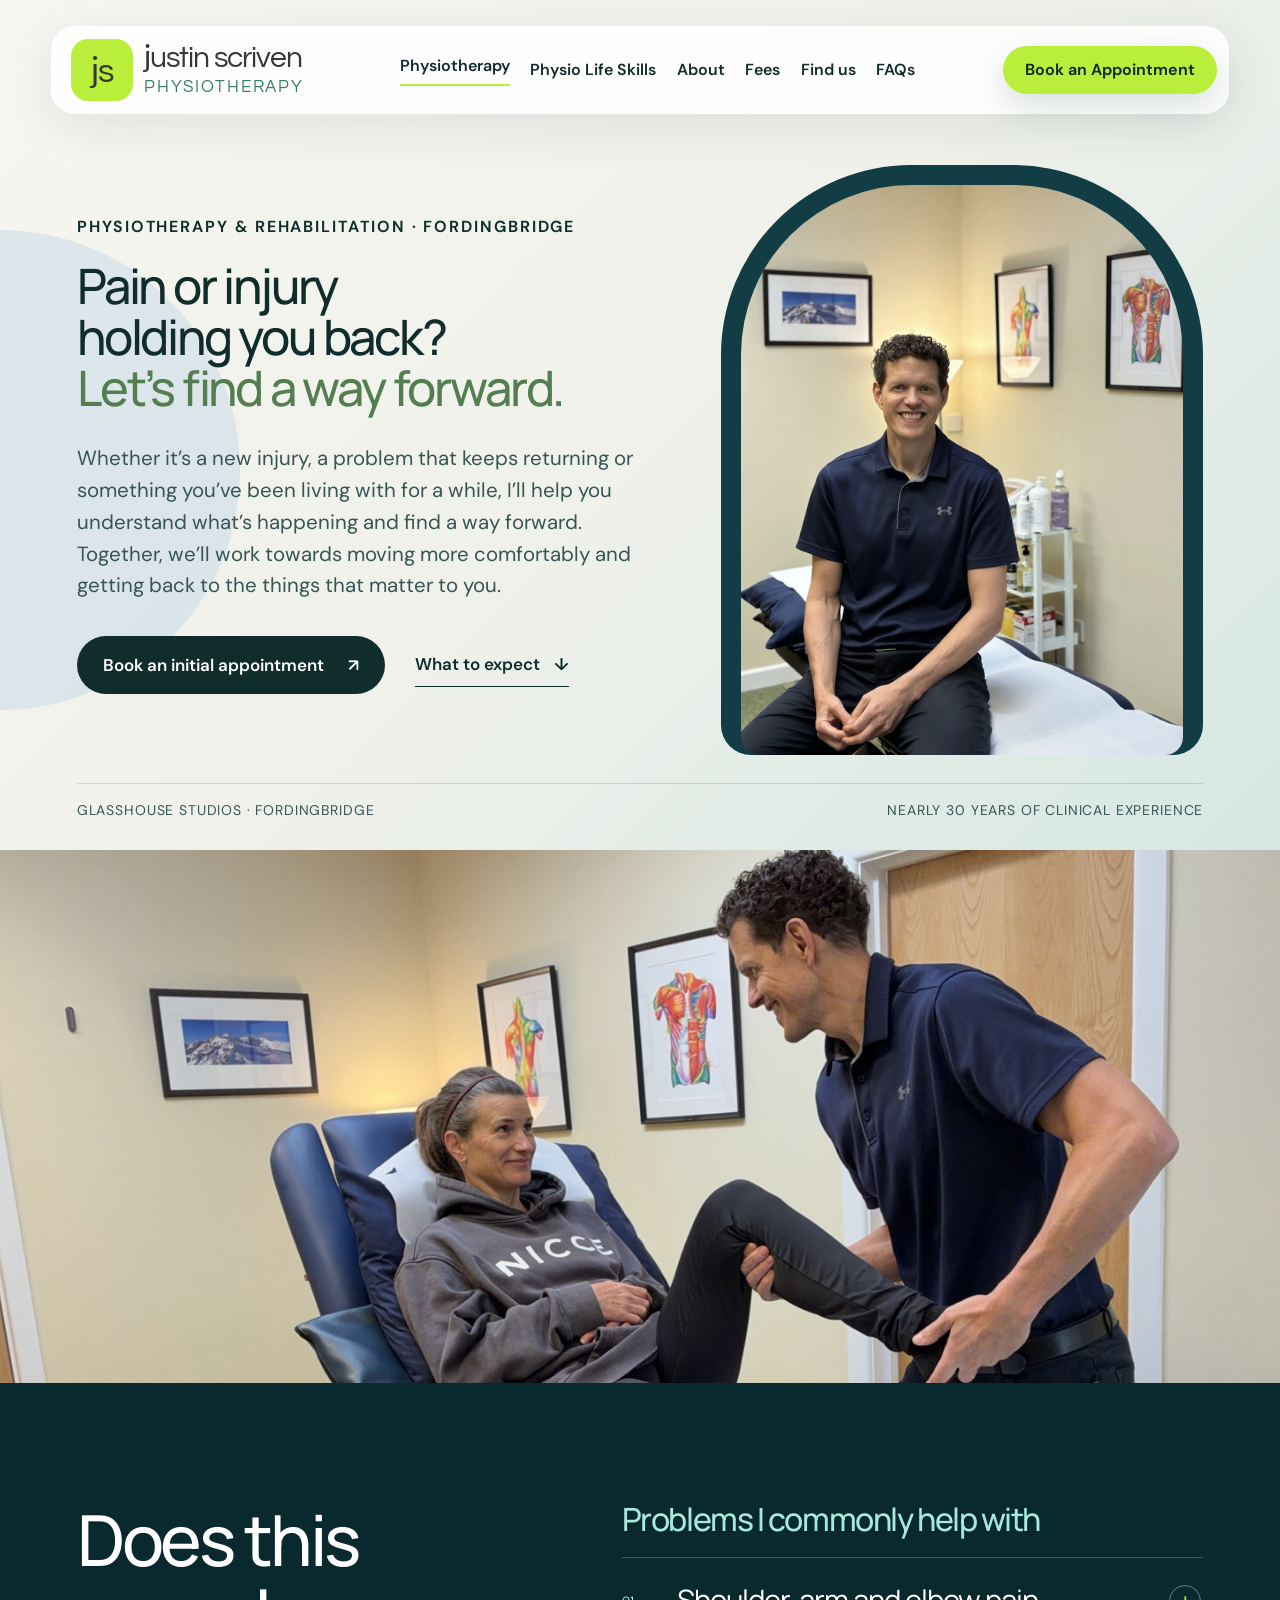
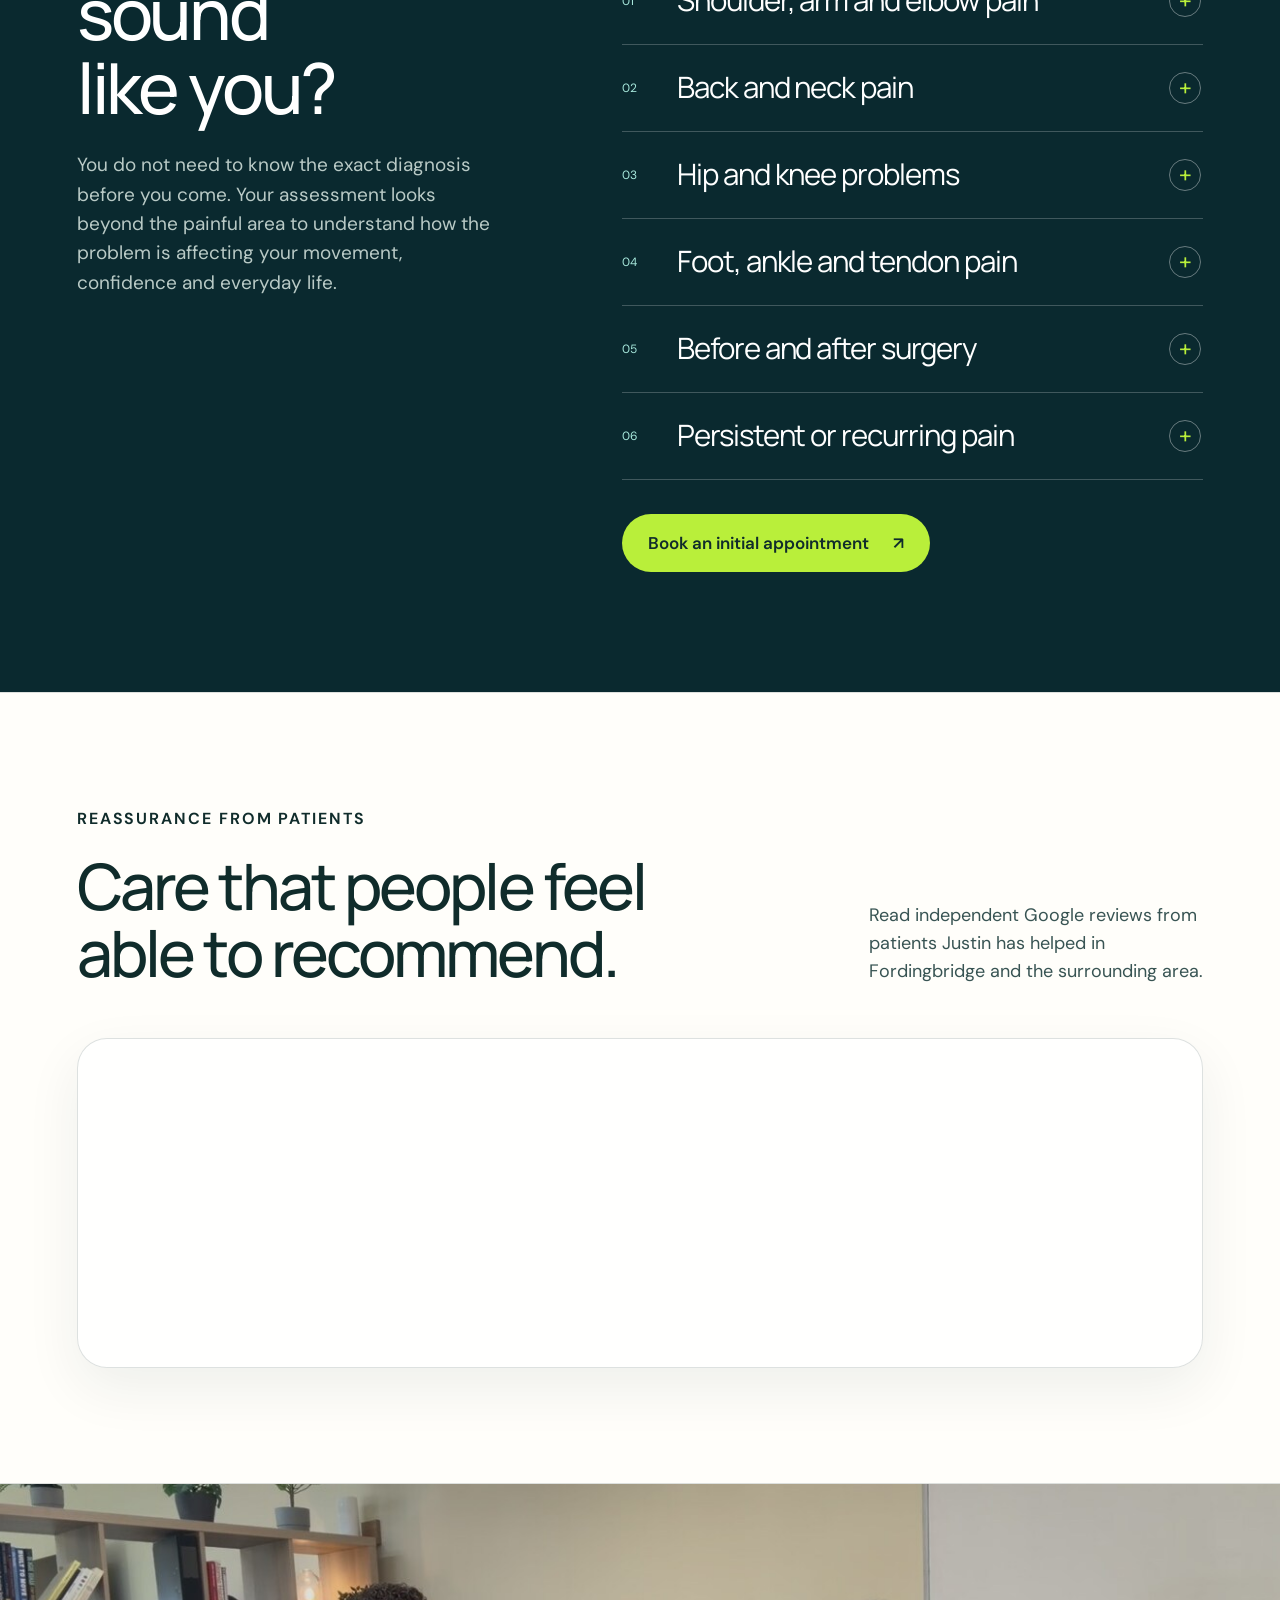
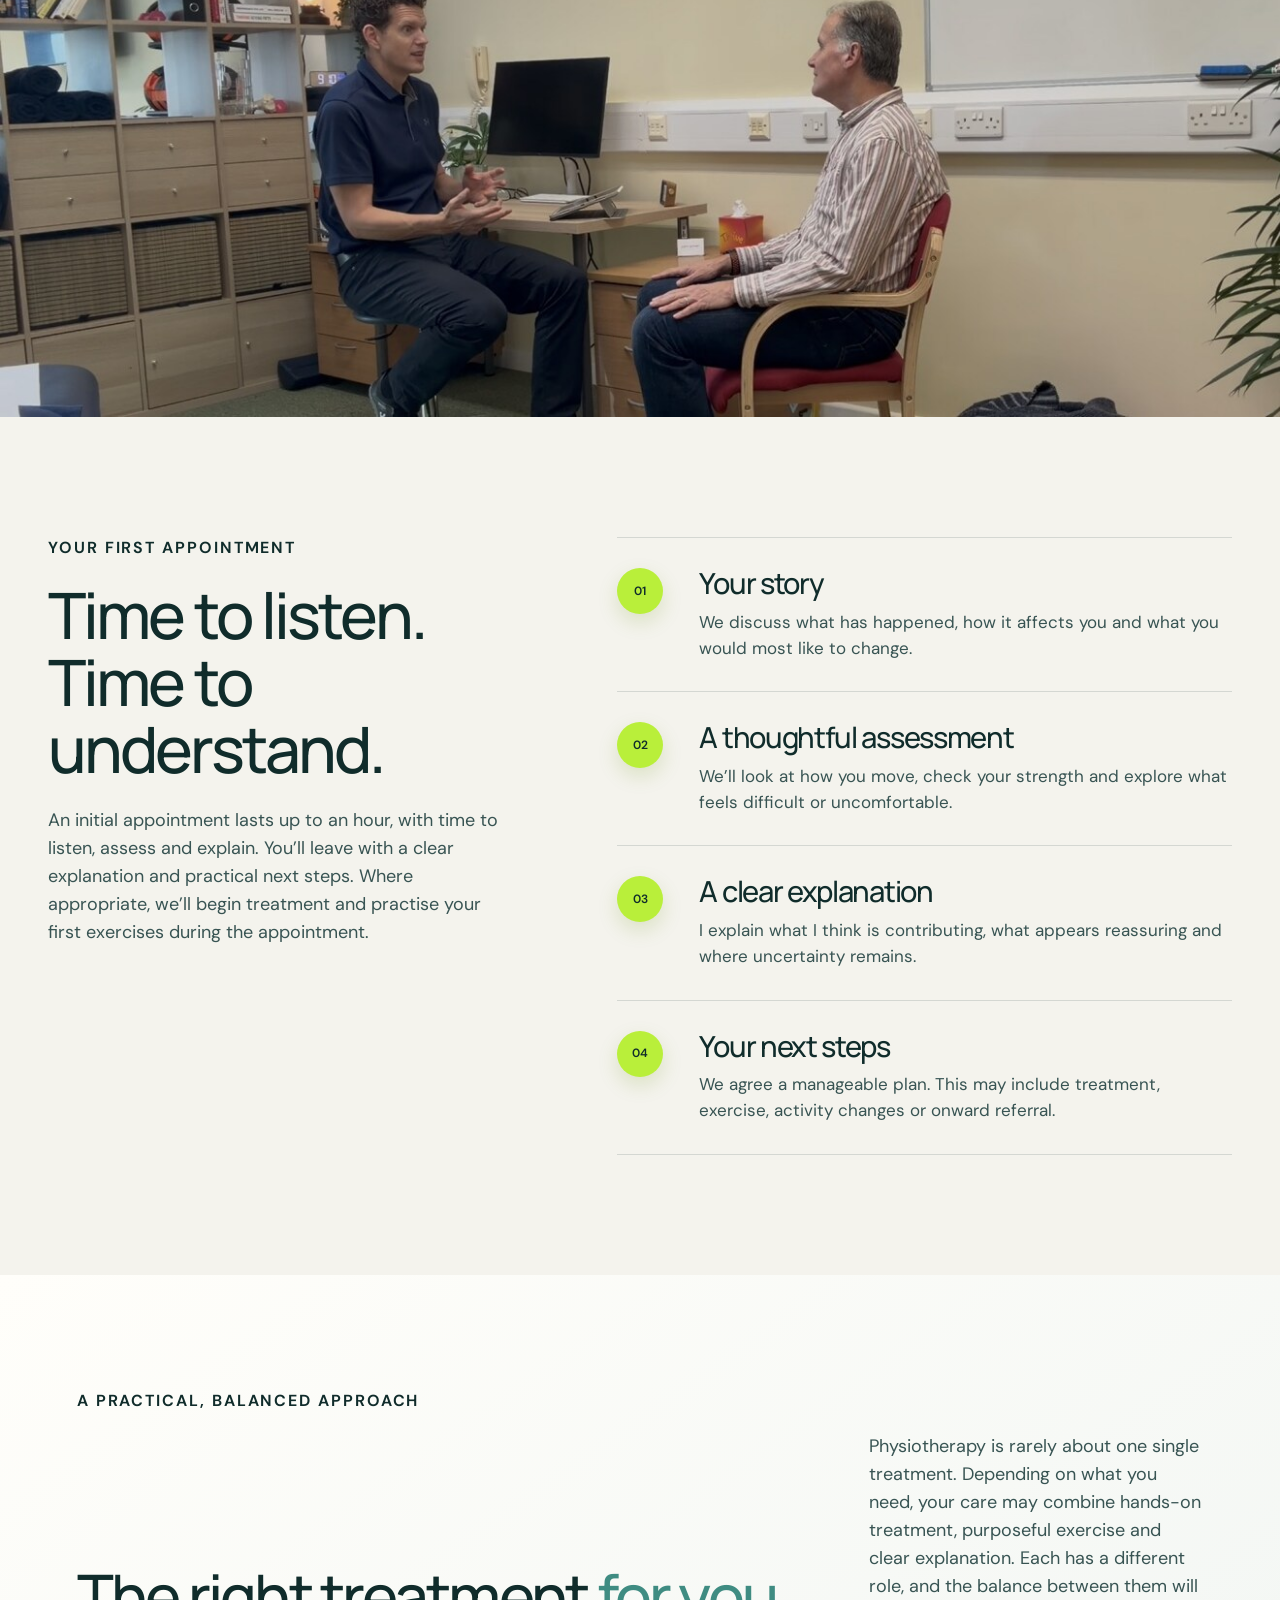
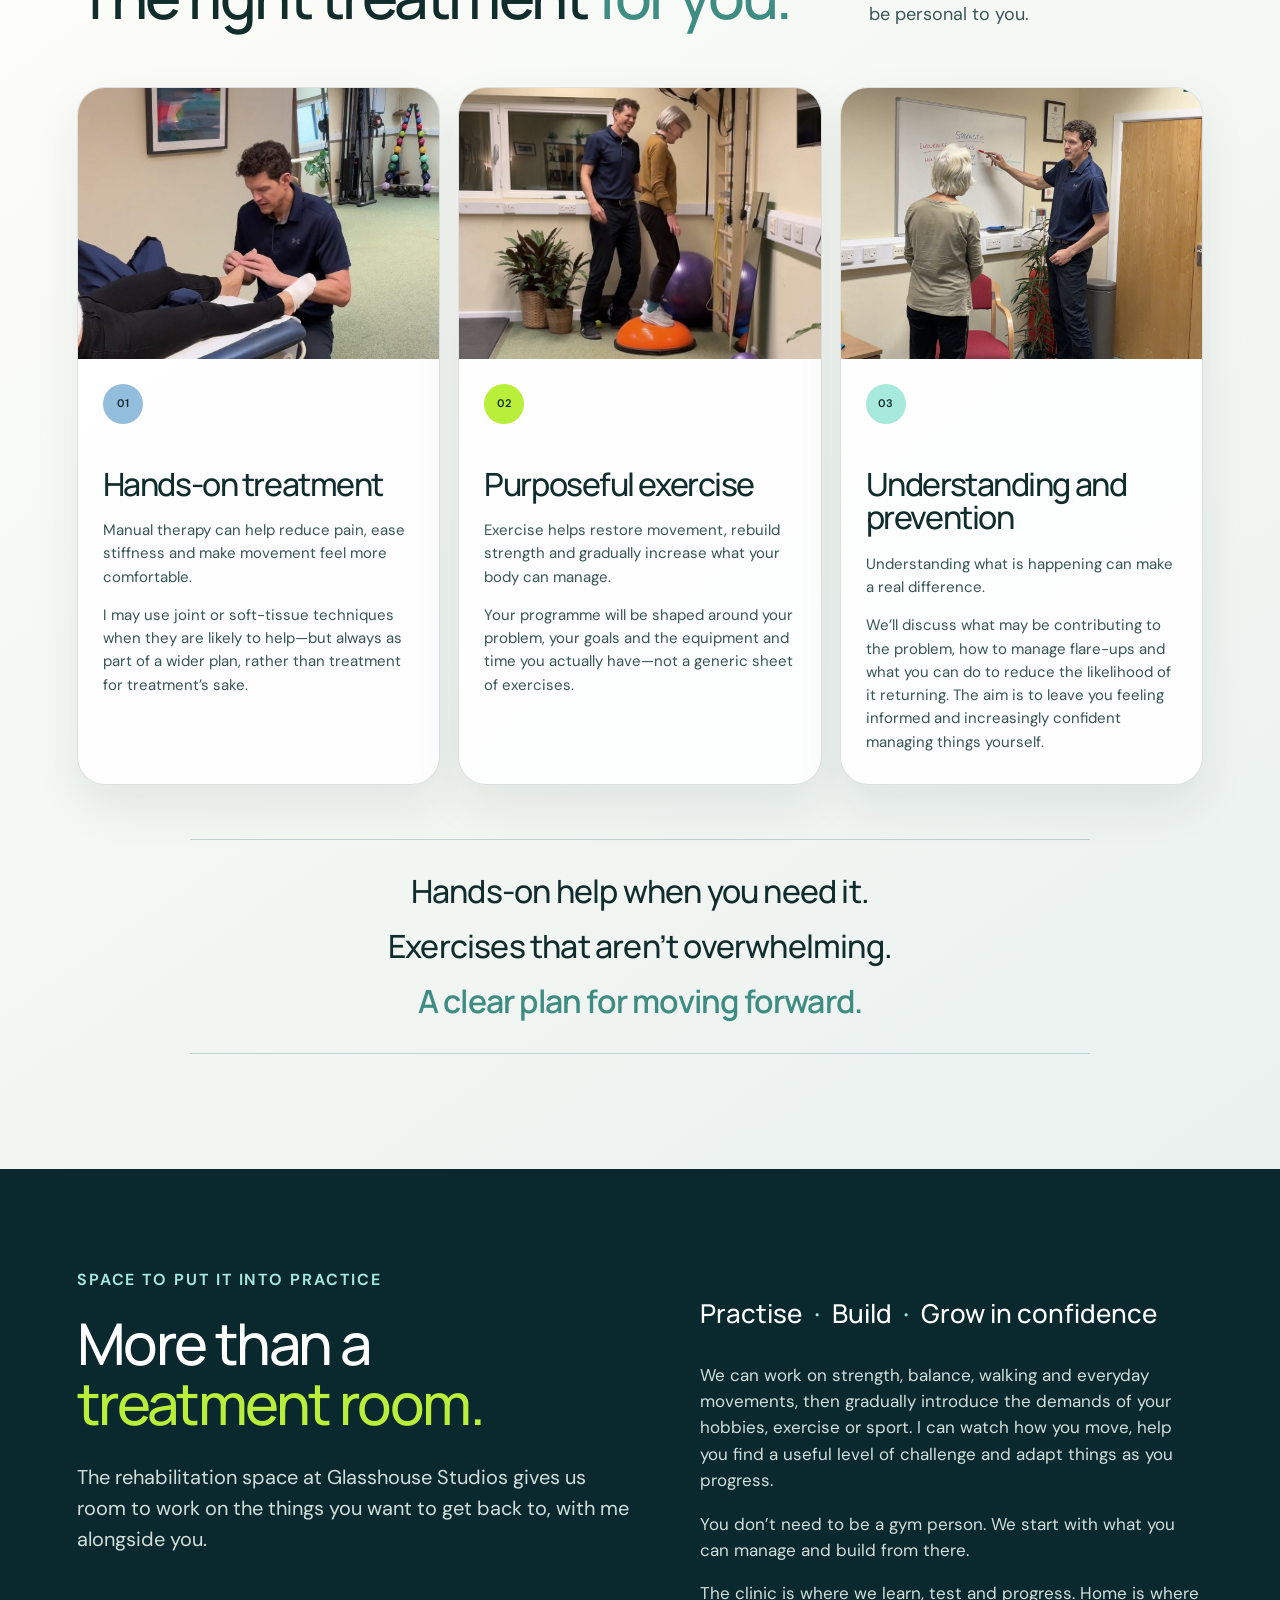
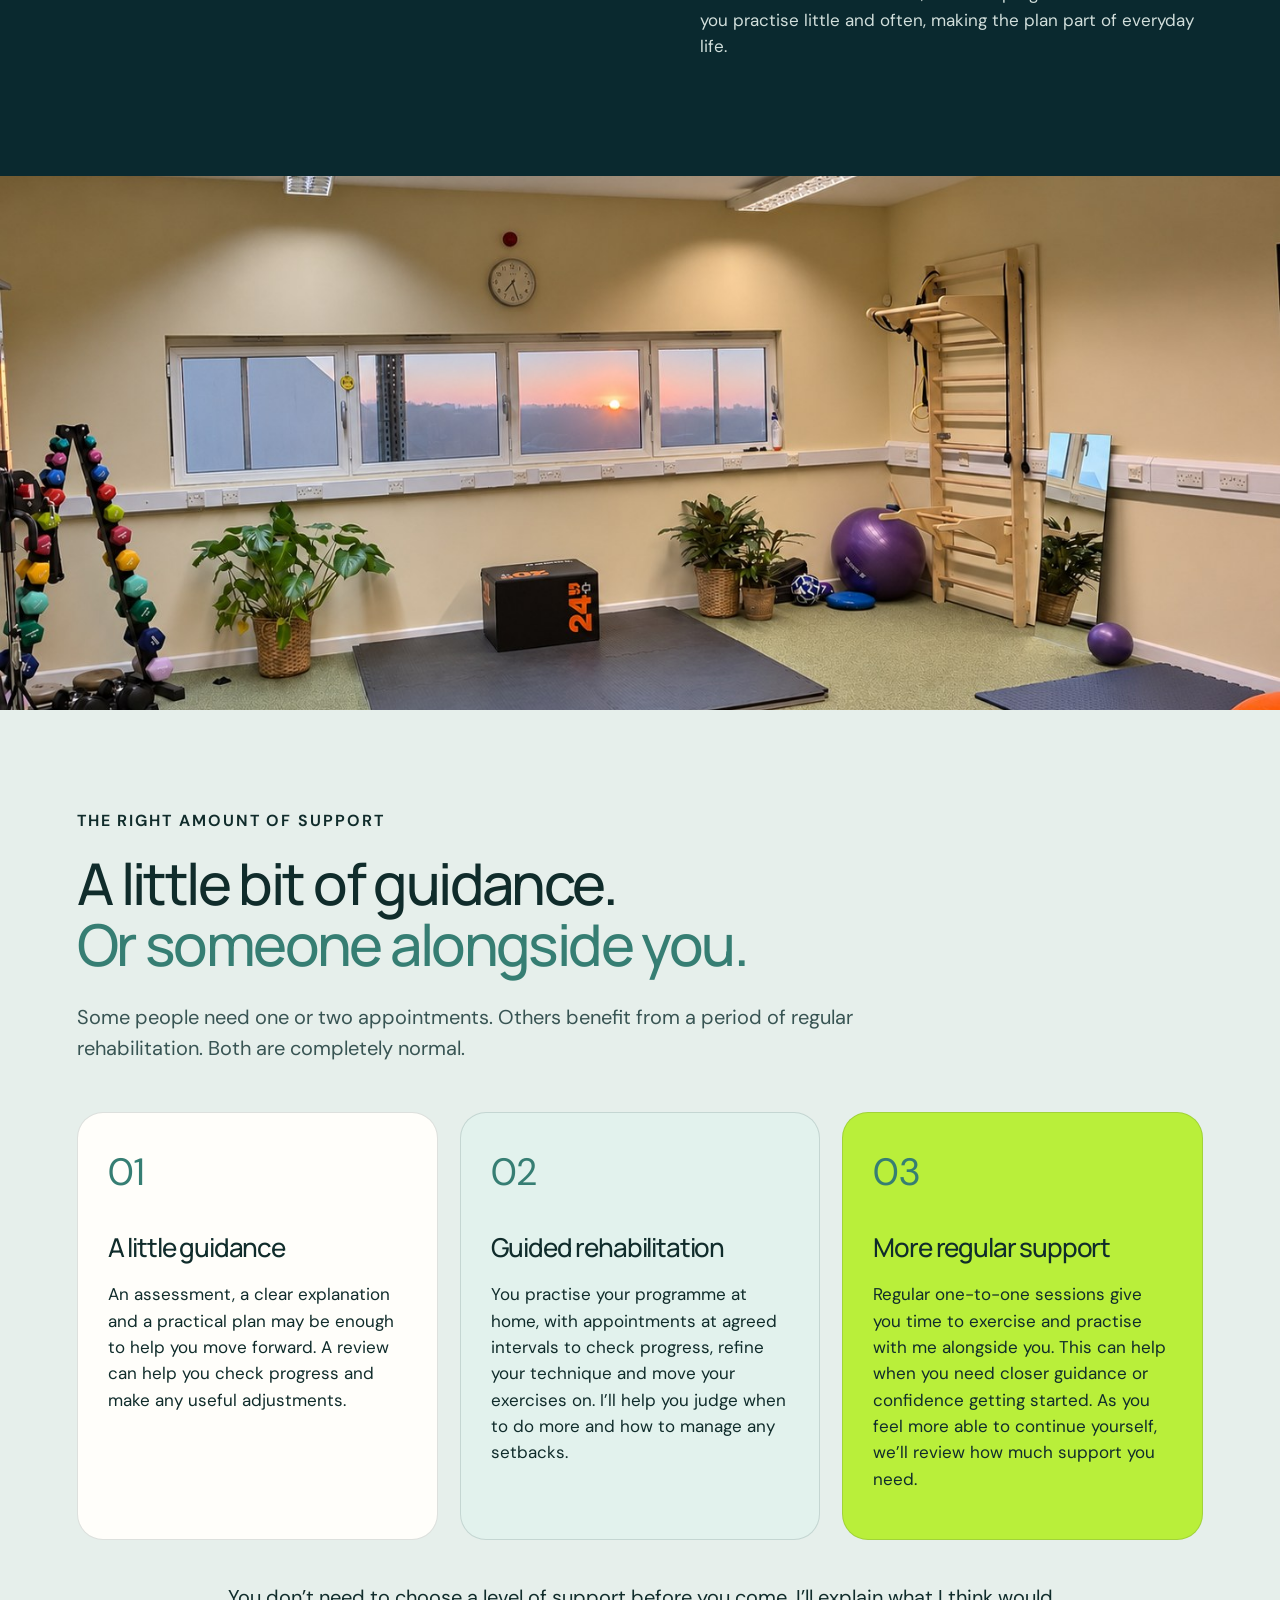
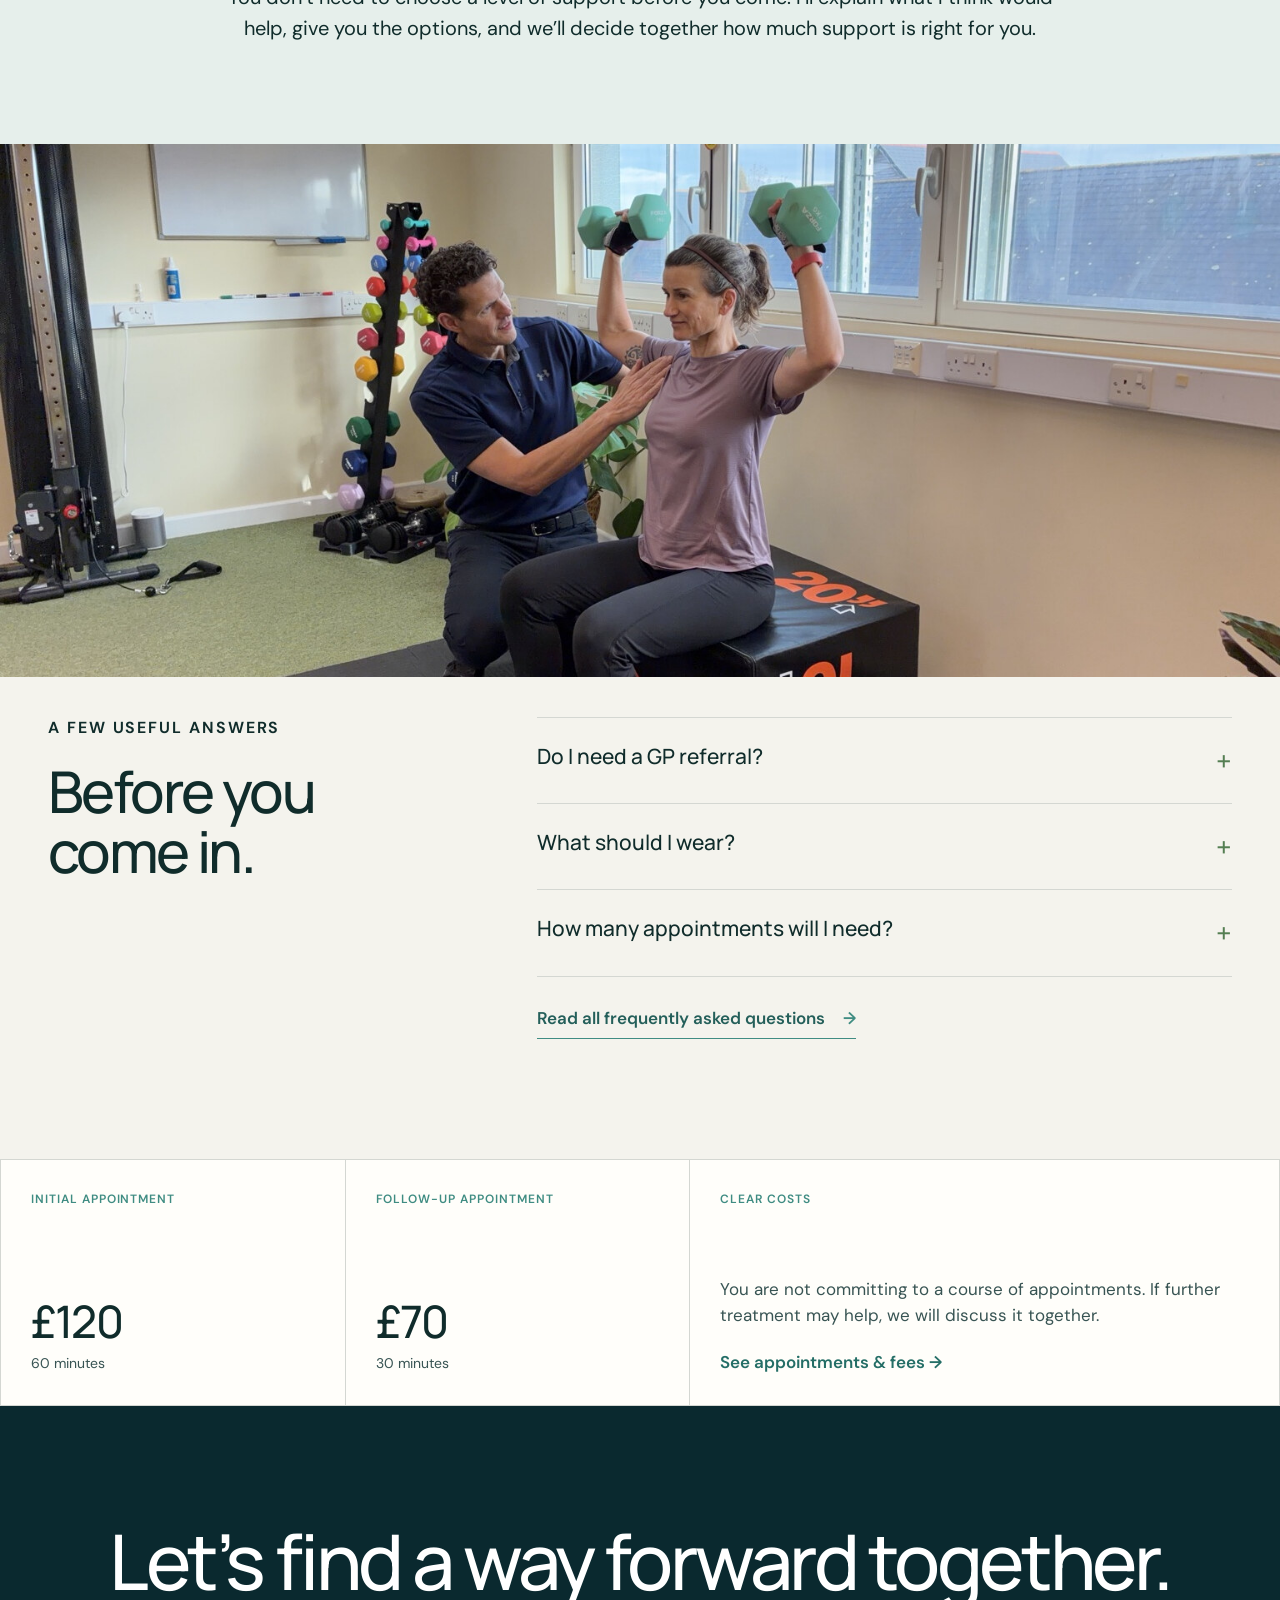
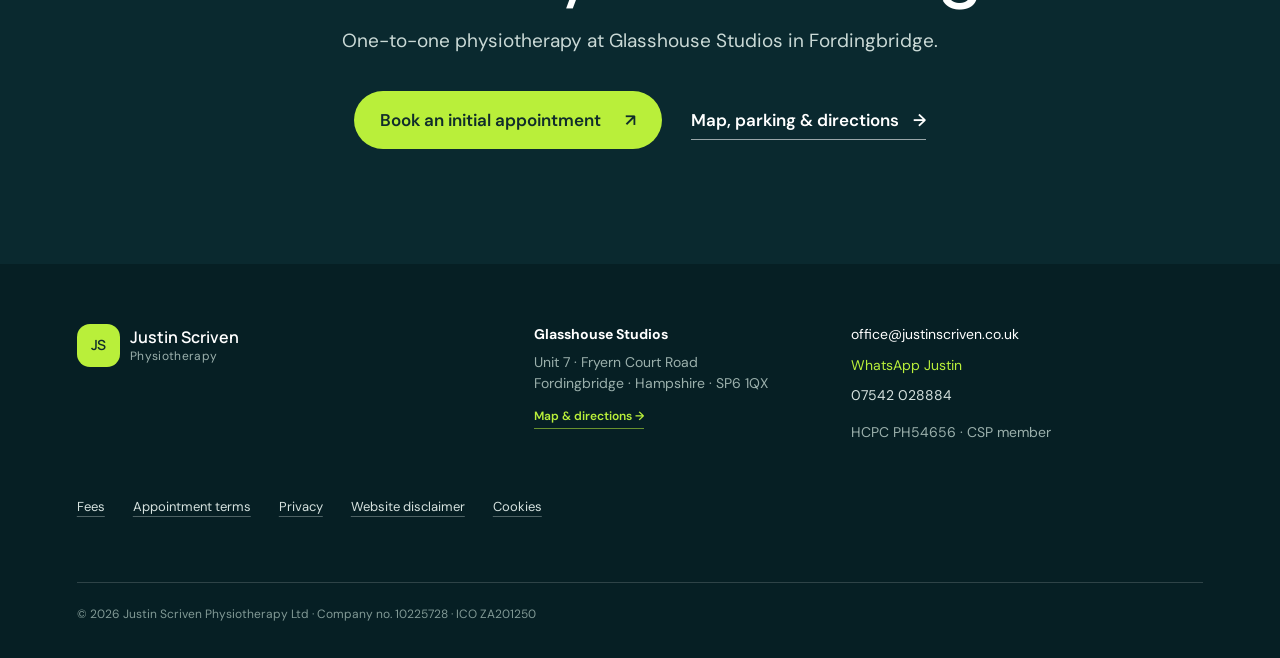
<file: physiotherapy.html>
<!doctype html>
<html lang="en-GB">
<head>
  <meta charset="utf-8">
  <meta name="viewport" content="width=device-width, initial-scale=1">
  <meta name="description" content="Experienced physiotherapy in Fordingbridge with Justin Scriven. Personal assessment, hands-on treatment and rehabilitation to help you move better and stay active.">
  <title>Physiotherapy in Fordingbridge | Justin Scriven</title>
  <link rel="canonical" href="https://justinscriven.co.uk/physiotherapy.html">
  <link rel="preconnect" href="https://fonts.googleapis.com">
  <link rel="preconnect" href="https://fonts.gstatic.com" crossorigin>
  <link href="https://fonts.googleapis.com/css2?family=DM+Sans:wght@400;500;600&family=Manrope:wght@400;500;600&display=swap" rel="stylesheet">
  <link rel="stylesheet" href="styles.css">
<style>
.rehab-section{padding:100px max(6vw,calc((100vw - 1240px)/2))}.rehab-section h2{font-size:clamp(38px,4.5vw,64px);margin:0 0 28px}.rehab-section h2 em{color:#367e73}.rehab-lead{font-size:20px;max-width:780px;color:var(--ink-soft)}.rehab-support{background:#e6efeb}.rehab-plan-grid{display:grid;grid-template-columns:1fr 1fr;gap:60px;margin-top:42px}.rehab-section h3{font-size:26px;line-height:1.2}.rehab-support-grid{display:grid;grid-template-columns:repeat(3,minmax(0,1fr));gap:22px;margin-top:48px}.rehab-support-grid article{border:1px solid var(--line);border-radius:26px;padding:30px;background:#fffefa}.rehab-support-grid article:nth-child(2){background:#e2f2ed}.rehab-support-grid article:nth-child(3){background:var(--lime)}.rehab-number{font-size:38px;color:#367e73}.rehab-support-grid h3{margin:30px 0 18px}.rehab-reassurance{max-width:830px;margin:42px auto 0;text-align:center;font-size:20px}.rehab-gym{display:grid;grid-template-columns:1.1fr 1fr;gap:70px;background:var(--navy-deep);color:white}.rehab-gym h2 em{color:var(--lime)}.rehab-gym .rehab-lead,.rehab-gym-copy p{color:#d1dedb}.rehab-gym-copy{align-self:center}.rehab-journey{background:#e8f1ee}.rehab-journey-grid{display:grid;grid-template-columns:repeat(5,minmax(0,1fr));list-style:none;padding:0;gap:16px;margin-top:45px}.rehab-journey-grid li{padding:24px 20px;border-radius:20px;background:#fffefa;border:1px solid var(--line)}.rehab-journey-grid li:last-child{background:var(--lime)}.rehab-journey-grid span{color:#367e73;font-size:23px}.rehab-journey-grid h3{font-size:22px;margin-top:36px}.rehab-journey-grid p{font-size:16px}
@media(max-width:1000px){.rehab-journey-grid{grid-template-columns:repeat(3,minmax(0,1fr))}.rehab-support-grid{gap:14px}.rehab-support-grid article{padding:24px}.rehab-gym{gap:38px}}
@media(max-width:700px){.rehab-section{padding:65px 24px}.rehab-plan-grid,.rehab-support-grid,.rehab-gym{grid-template-columns:1fr;gap:24px}.rehab-journey-grid{grid-template-columns:1fr}.rehab-journey-grid h3{margin-top:16px}.rehab-lead,.rehab-reassurance{font-size:18px}}
.rehab-photo-banner{margin:0;width:100%;background:var(--navy-deep)}.rehab-photo-banner img{display:block;width:100%;height:auto}
.rehab-practice-heading{display:flex;align-items:baseline;flex-wrap:wrap;gap:.3em .45em;line-height:1.4!important;margin-bottom:30px;letter-spacing:0}.rehab-practice-heading>span:not(.rehab-heading-dot){white-space:nowrap}.rehab-heading-dot{color:var(--aqua)}
.physio-hero-copy{container-type:inline-size}.physio-hero h1:has(.pain-title-line){font-size:clamp(32px,8.6cqw,70px)}.pain-title-line{display:block;white-space:nowrap}
.physio-photo-strip { height: auto; }
.physio-photo-strip img { height: auto; }
.physio-contact h2 { font-size: clamp(44px, 6vw, 80px); }
.physio-contact p:not(.eyebrow) { max-width: 760px; text-wrap: balance; }
@media (prefers-reduced-motion: no-preference) {
  .physio-photo-parallax[data-parallax-active] img {
    transform: translateY(var(--photo-offset, 0%)) scale(1.06);
  }
}
</style>
<link href="https://fonts.googleapis.com/css2?family=Questrial&display=swap" rel="stylesheet">
<link href="https://fonts.googleapis.com/css2?family=Lato:wght@400&display=swap" rel="stylesheet">
</head>
<body class="inner-page">
  <a class="skip" href="#main">Skip to main content</a>

  <header class="site-header">
    <nav class="nav-shell" aria-label="Main navigation">
      <a class="brand" href="index.html" aria-label="Justin Scriven Physiotherapy home">
        <span class="brand-mark" aria-hidden="true"><span class="brand-initials"><span class="brand-hook-j">j</span>s</span></span>
        <span><strong><span class="brand-hook-j">j</span>ustin scriven</strong><small>PHYSIOTHERAPY</small></span>
      </a>
      <a class="compact-book" href="https://justin-scriven-physiotherapy-limited.uk1.cliniko.com/bookings#service" target="_blank" rel="noopener">Book</a>
      <button class="menu-button" aria-expanded="false" aria-controls="main-menu">Menu</button>
      <div class="nav-links" id="main-menu">
        <a class="active" href="physiotherapy.html" aria-current="page">Physiotherapy</a>
        <a href="physio-life-skills.html">Physio Life Skills</a>
        <a href="about.html">About</a>
        <a href="fees.html">Fees</a>
        <a href="directions.html">Find us</a>
        <a href="faqs.html">FAQs</a>
      </div>
      <a class="header-book" href="https://justin-scriven-physiotherapy-limited.uk1.cliniko.com/bookings#service" target="_blank" rel="noopener">Book an Appointment</a>
    </nav>
  </header>

  <main id="main">
    <section class="physio-hero">
      <div class="physio-hero-copy">
        <p class="eyebrow">Physiotherapy &amp; rehabilitation · Fordingbridge</p>
        <h1><span class="pain-title-line">Pain or injury</span><span class="pain-title-line">holding you back?</span><em>Let’s find a way forward.</em></h1>
        <p class="intro">Whether it’s a new injury, a problem that keeps returning or something you’ve been living with for a while, I’ll help you understand what’s happening and find a way forward. Together, we’ll work towards moving more comfortably and getting back to the things that matter to you.</p>
        <div class="hero-actions">
          <a class="button" href="https://justin-scriven-physiotherapy-limited.uk1.cliniko.com/bookings#service" target="_blank" rel="noopener">Book an initial appointment <span>&#x2197;&#xFE0E;</span></a>
          <a class="text-link" href="#what-to-expect">What to expect <span>↓</span></a>
        </div>
      </div>
      <div class="physio-hero-image">
        <img src="assets/justin-physiotherapy-treatment-room.webp" width="1152" height="1536" alt="Justin Scriven seated on the couch in his physiotherapy treatment room">
      </div>
      <div class="hero-foot">
        <span>Glasshouse Studios · Fordingbridge</span>
        <span>Nearly 30 years of clinical experience</span>
      </div>
    </section>

    <figure class="physio-photo-strip physio-photo-parallax">
      <picture>
        <source media="(max-width: 700px)" srcset="assets/knee-assessment.jpg">
        <img src="assets/knee-assessment-strip.jpg" width="1536" height="640" alt="Justin supporting a bent knee during a physiotherapy assessment">
      </picture>
    </figure>

    <section class="conditions-band">
      <div class="conditions-intro">
        <h2>Does this sound<br>like you?</h2>
        <p>You do not need to know the exact diagnosis before you come. Your assessment looks beyond the painful area to understand how the problem is affecting your movement, confidence and everyday life.</p>
      </div>
      <div class="condition-list">
        <h3 class="condition-list-title">Problems I commonly help with</h3>
        <details>
          <summary><span>01</span><strong>Shoulder, arm and elbow pain</strong><i aria-hidden="true">+</i></summary>
          <div class="condition-detail">
            <p>Shoulder or arm pain can make sleeping, dressing, reaching, lifting and exercise difficult. It may have started with an injury, built gradually or simply failed to settle.</p>
            <p>We’ll look at movement, strength, sensitivity and whether the neck or upper back may be contributing. Treatment may combine hands-on therapy, purposeful exercise and practical advice for the activities you want to regain.</p>
          </div>
        </details>
        <details>
          <summary><span>02</span><strong>Back and neck pain</strong><i aria-hidden="true">+</i></summary>
          <div class="condition-detail">
            <p>Back and neck problems can affect sleep, work, driving, walking and confidence in everyday movement—particularly when symptoms keep returning.</p>
            <p>Your assessment considers how the problem behaves, what feels reassuring and which movements, loads or habits may be useful to change. The aim is a manageable route back, not an overwhelming list of restrictions.</p>
          </div>
        </details>
        <details>
          <summary><span>03</span><strong>Hip and knee problems</strong><i aria-hidden="true">+</i></summary>
          <div class="condition-detail">
            <p>Hip or knee pain may begin to limit walking, stairs, getting out of a chair, sport or time spent on your feet.</p>
            <p>We’ll assess the joint, how you move and what your leg can comfortably manage, then agree where to start. Where appropriate, I can also help you understand when imaging, an injection or a surgical opinion may be worth discussing.</p>
          </div>
        </details>
        <details>
          <summary><span>04</span><strong>Foot, ankle and tendon pain</strong><i aria-hidden="true">+</i></summary>
          <div class="condition-detail">
            <p>Achilles, heel, foot and ankle problems can be stubborn—especially when they interfere with walking, running or the exercise that matters to you.</p>
            <p>Assessment helps identify what the area can currently tolerate. Treatment usually involves careful management of load, progressive strengthening and a gradual return to activity, with hands-on treatment where it has a useful role.</p>
          </div>
        </details>
        <details>
          <summary><span>05</span><strong>Before and after surgery</strong><i aria-hidden="true">+</i></summary>
          <div class="condition-detail">
            <p>Good rehabilitation can help you prepare for surgery and rebuild movement, strength and confidence afterwards.</p>
            <p>Your programme will reflect the operation, your surgeon’s guidance and the demands of your everyday life. We’ll check your progress and adjust your exercises as you can comfortably do more.</p>
          </div>
        </details>
        <details>
          <summary><span>06</span><strong>Persistent or recurring pain</strong><i aria-hidden="true">+</i></summary>
          <div class="condition-detail">
            <p>Sometimes pain lingers, repeatedly flares or has not responded as hoped to previous treatment. That does not mean there is nothing more to understand or improve.</p>
            <p>We’ll take a fresh look at the full picture, including movement, strength, sensitivity, confidence and the effect the problem is having on your life. If another opinion or investigation appears appropriate, I’ll explain why.</p>
          </div>
        </details>
        <a class="button button-bright conditions-book" href="https://justin-scriven-physiotherapy-limited.uk1.cliniko.com/bookings#service" target="_blank" rel="noopener">Book an initial appointment <span>&#x2197;&#xFE0E;</span></a>
      </div>
    </section>

<section class="reviews-section reviews-physio" aria-labelledby="physio-reviews-heading">
      <div class="reviews-heading">
        <p class="eyebrow">Reassurance from patients</p>
        <h2 id="physio-reviews-heading">Care that people feel able to recommend.</h2>
        <p>Read independent Google reviews from patients Justin has helped in Fordingbridge and the surrounding area.</p>
      </div>
      <div class="reviews-widget">
        <!-- Elfsight Google Reviews | Justin Scriven Physiotherapy -->
        <script src="https://elfsightcdn.com/platform.js" async></script>
        <div class="elfsight-app-758f59f5-1443-44bd-9cb5-10deada2105e" data-elfsight-app-lazy></div>
      </div>
    </section>

    <figure class="physio-photo-strip">
      <picture>
        <source media="(max-width: 700px)" srcset="assets/first-appointment-mobile.jpg">
        <img src="assets/first-appointment-strip.jpg" width="1320" height="550" loading="lazy" alt="Justin Scriven talking with a patient at the clinic">
      </picture>
    </figure>

    <section class="expect-section" id="what-to-expect">
      <div class="expect-heading">
        <p class="eyebrow">Your first appointment</p>
        <h2>Time to listen.<br>Time to understand.</h2>
        <p>An initial appointment lasts up to an hour, with time to listen, assess and explain. You’ll leave with a clear explanation and practical next steps. Where appropriate, we’ll begin treatment and practise your first exercises during the appointment.</p>
      </div>
      <ol class="expect-steps">
        <li>
          <span>01</span>
          <div><h3>Your story</h3><p>We discuss what has happened, how it affects you and what you would most like to change.</p></div>
        </li>
        <li>
          <span>02</span>
          <div><h3>A thoughtful assessment</h3><p>We’ll look at how you move, check your strength and explore what feels difficult or uncomfortable.</p></div>
        </li>
        <li>
          <span>03</span>
          <div><h3>A clear explanation</h3><p>I explain what I think is contributing, what appears reassuring and where uncertainty remains.</p></div>
        </li>
        <li>
          <span>04</span>
          <div><h3>Your next steps</h3><p>We agree a manageable plan. This may include treatment, exercise, activity changes or onward referral.</p></div>
        </li>
      </ol>
    </section>

    <section class="treatment-section" aria-labelledby="treatment-heading">
      <div class="treatment-heading">
        <p class="eyebrow">A practical, balanced approach</p>
        <h2 id="treatment-heading">The right treatment <em>for you.</em></h2>
        <p>Physiotherapy is rarely about one single treatment. Depending on what you need, your care may combine hands-on treatment, purposeful exercise and clear explanation. Each has a different role, and the balance between them will be personal to you.</p>
      </div>

      <div class="treatment-grid">
        <article>
          <figure>
            <img src="assets/manual-therapy-video-still.jpg" width="512" height="384" loading="lazy" alt="Justin providing hands-on treatment to a patient’s foot">
          </figure>
          <div class="treatment-copy">
            <span class="treatment-number">01</span>
            <h3>Hands-on treatment</h3>
            <p>Manual therapy can help reduce pain, ease stiffness and make movement feel more comfortable.</p>
            <p>I may use joint or soft-tissue techniques when they are likely to help—but always as part of a wider plan, rather than treatment for treatment’s sake.</p>
          </div>
        </article>

        <article>
          <figure>
            <img src="assets/purposeful-balance-exercise-warm.jpg" width="800" height="600" loading="lazy" alt="Justin guiding a patient through an exercise on a balance trainer">
          </figure>
          <div class="treatment-copy">
            <span class="treatment-number">02</span>
            <h3>Purposeful exercise</h3>
            <p>Exercise helps restore movement, rebuild strength and gradually increase what your body can manage.</p>
            <p>Your programme will be shaped around your problem, your goals and the equipment and time you actually have—not a generic sheet of exercises.</p>
          </div>
        </article>

        <article>
          <figure>
            <img src="assets/understanding-and-prevention-whiteboard.webp" width="1200" height="900" loading="lazy" alt="Justin pointing to a whiteboard while talking with a patient">
          </figure>
          <div class="treatment-copy">
            <span class="treatment-number">03</span>
            <h3>Understanding and prevention</h3>
            <p>Understanding what is happening can make a real difference.</p>
            <p>We’ll discuss what may be contributing to the problem, how to manage flare-ups and what you can do to reduce the likelihood of it returning. The aim is to leave you feeling informed and increasingly confident managing things yourself.</p>
          </div>
        </article>
      </div>

      <div class="treatment-close">
        <span>Hands-on help when you need it.</span>
        <span>Exercises that aren’t overwhelming.</span>
        <strong>A clear plan for moving forward.</strong>
      </div>
    </section>




    <section class="rehab-section rehab-gym" aria-labelledby="rehab-gym-heading">
      <div><p class="eyebrow light">Space to put it into practice</p><h2 id="rehab-gym-heading">More than a<br><em>treatment room.</em></h2><p class="rehab-lead">The rehabilitation space at Glasshouse Studios gives us room to work on the things you want to get back to, with me alongside you.</p></div>
      <div class="rehab-gym-copy"><h3 class="rehab-practice-heading"><span>Practise</span> <span class="rehab-heading-dot" aria-hidden="true">·</span> <span>Build</span> <span class="rehab-heading-dot" aria-hidden="true">·</span> <span>Grow in confidence</span></h3><p>We can work on strength, balance, walking and everyday movements, then gradually introduce the demands of your hobbies, exercise or sport. I can watch how you move, help you find a useful level of challenge and adapt things as you progress.</p><p>You don’t need to be a gym person. We start with what you can manage and build from there.</p><p>The clinic is where we learn, test and progress. Home is where you practise little and often, making the plan part of everyday life.</p></div>
    </section>
    <figure class="rehab-photo-banner rehab-gym-sunrise">
      <img src="assets/rehab-gym-sunrise.jpg" width="1448" height="1086" loading="lazy" alt="Sunrise through the windows of the Glasshouse Studios rehab gym">
    </figure>

    <section class="rehab-section rehab-support" aria-labelledby="rehab-support-heading">
      <p class="eyebrow">The right amount of support</p>
      <h2 id="rehab-support-heading">A little bit of guidance.<br><em>Or someone alongside you.</em></h2>
      <p class="rehab-lead">Some people need one or two appointments. Others benefit from a period of regular rehabilitation. Both are completely normal.</p>
      <div class="rehab-support-grid">
        <article><span class="rehab-number">01</span><h3>A little guidance</h3><p>An assessment, a clear explanation and a practical plan may be enough to help you move forward. A review can help you check progress and make any useful adjustments.</p></article>
        <article><span class="rehab-number">02</span><h3>Guided rehabilitation</h3><p>You practise your programme at home, with appointments at agreed intervals to check progress, refine your technique and move your exercises on. I’ll help you judge when to do more and how to manage any setbacks.</p></article>
        <article><span class="rehab-number">03</span><h3>More regular support</h3><p>Regular one-to-one sessions give you time to exercise and practise with me alongside you. This can help when you need closer guidance or confidence getting started. As you feel more able to continue yourself, we’ll review how much support you need.</p></article>
      </div>
      <p class="rehab-reassurance">You don’t need to choose a level of support before you come. I’ll explain what I think would help, give you the options, and we’ll decide together how much support is right for you.</p>
    </section>
    <figure class="rehab-photo-banner" id="rehab-guidance-photo">
      <img src="assets/strength-rehab-strip.jpg" width="1536" height="640" loading="lazy" alt="Justin guiding a seated dumbbell shoulder press in the rehab gym">
    </figure>



    <section class="physio-faq">
      <div>
        <p class="eyebrow">A few useful answers</p>
        <h2>Before you come in.</h2>
      </div>
      <div class="faq-list">
        <details>
          <summary>Do I need a GP referral?<span>+</span></summary>
          <p>No. You can book directly. If assessment suggests that medical investigation or another opinion would be helpful, I will explain why.</p>
        </details>
        <details>
          <summary>What should I wear?<span>+</span></summary>
          <p>Wear or bring something comfortable that allows the relevant area and movements to be assessed. Shorts can be useful for hip, knee, leg or ankle problems.</p>
        </details>
        <details>
          <summary>How many appointments will I need?<span>+</span></summary>
          <p>That depends on the problem and your goals. I will give you an honest view after assessment and review progress rather than booking treatment by formula.</p>
        </details>
        <a class="faq-more" href="faqs.html">Read all frequently asked questions <span>&#x2192;&#xFE0E;</span></a>
      </div>
    </section>

    <section class="service-fee-strip" aria-label="Physiotherapy appointment fees">
      <div><span>Initial appointment</span><strong>£120</strong><small>60 minutes</small></div>
      <div><span>Follow-up appointment</span><strong>£70</strong><small>30 minutes</small></div>
      <div class="service-fee-reassurance">
        <span>Clear costs</span>
        <p>You are not committing to a course of appointments. If further treatment may help, we will discuss it together.</p>
        <a href="fees.html">See appointments &amp; fees &#x2192;&#xFE0E;</a>
      </div>
    </section>

    <section class="contact physio-contact" id="contact">
      <h2>Let’s find a way forward together.</h2>
      <p>One-to-one physiotherapy at Glasshouse Studios in Fordingbridge.</p>
      <a class="button button-bright" href="https://justin-scriven-physiotherapy-limited.uk1.cliniko.com/bookings#service" target="_blank" rel="noopener">Book an initial appointment <span>&#x2197;&#xFE0E;</span></a>
      <a class="text-link light-link" href="directions.html">Map, parking &amp; directions <span>&#x2192;&#xFE0E;</span></a>
    </section>
  </main>

  <footer>
    <a class="brand footer-brand" href="index.html"><span class="brand-mark">JS</span><span><strong>Justin Scriven</strong><small>Physiotherapy</small></span></a>
    <a class="footer-location" href="directions.html"><strong>Glasshouse Studios</strong><span>Unit 7 · Fryern Court Road<br>Fordingbridge · Hampshire · SP6 1QX</span><small>Map &amp; directions &#x2192;&#xFE0E;</small></a>
    <div class="footer-contact"><a href="mailto:office@justinscriven.co.uk">office@justinscriven.co.uk</a><a href="https://wa.me/447542028884" target="_blank" rel="noopener">WhatsApp Justin</a><a href="tel:+447542028884">07542 028884</a><span>HCPC PH54656 · CSP member</span></div>
    <div class="footer-legal"><a href="fees.html">Fees</a><a href="legal.html#appointments">Appointment terms</a><a href="legal.html#privacy">Privacy</a><a href="legal.html#disclaimer">Website disclaimer</a><a href="legal.html#cookies">Cookies</a></div>
    <p>© 2026 Justin Scriven Physiotherapy Ltd · Company no. 10225728 · ICO ZA201250</p>
  </footer>

  <script src="script.js"></script>
</body>
</html>
</file>
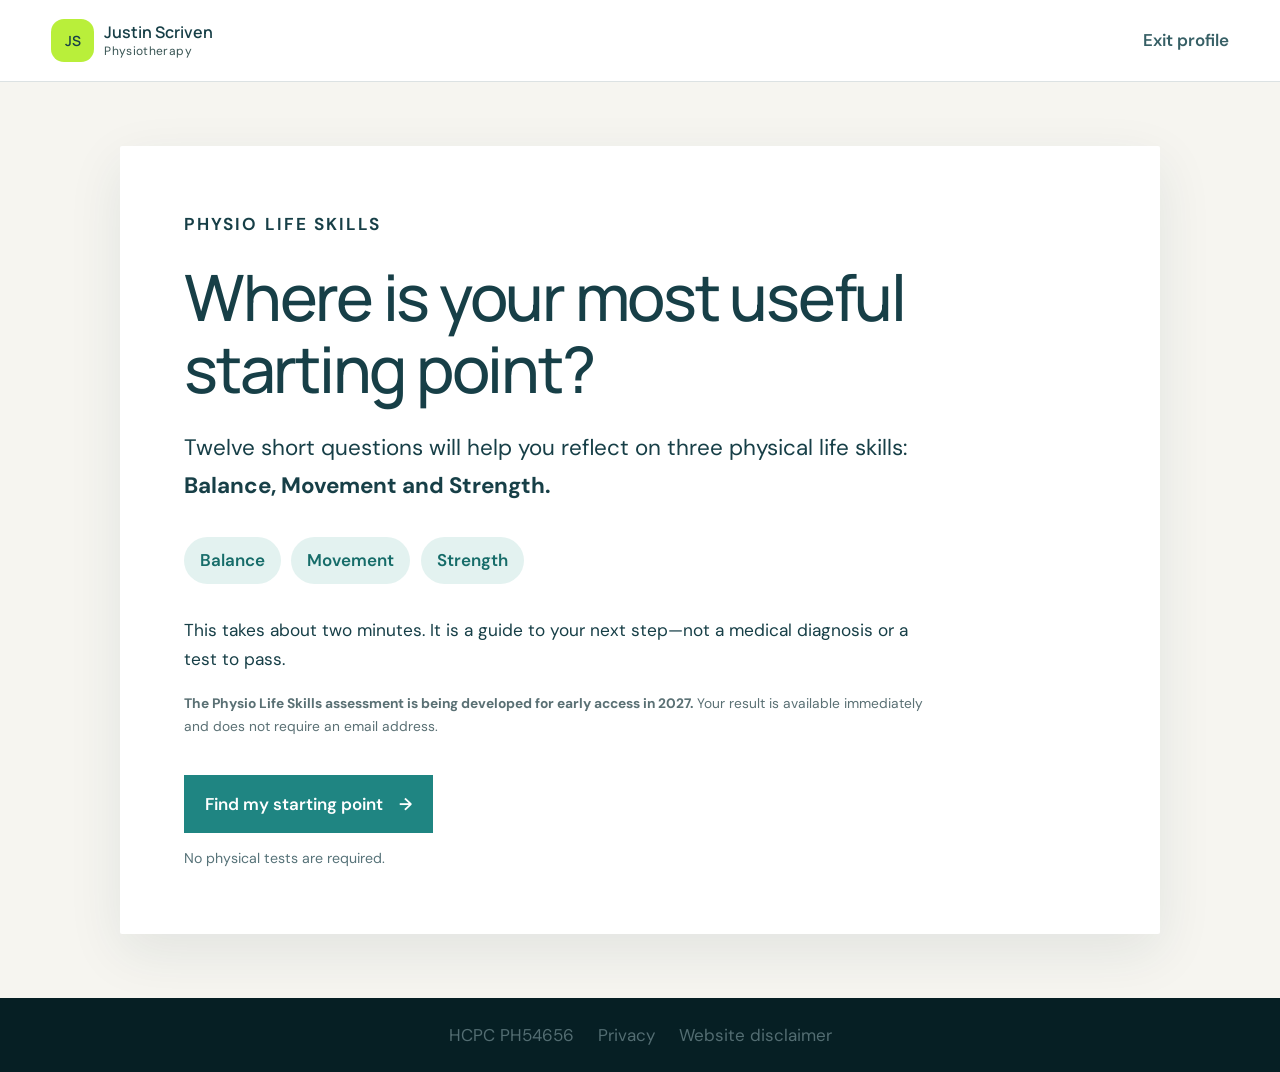
<file: profile.html>
<!doctype html>
<html lang="en-GB">
<head>
  <meta charset="utf-8">
  <meta name="viewport" content="width=device-width, initial-scale=1">
  <meta name="description" content="A short Physio Life Skills profile to help you explore strength, balance and movement before a personalised Physio Life Skills assessment.">
  <title>Your Physio Life Skills Profile | Justin Scriven Physiotherapy</title>
  <link rel="canonical" href="https://justinscriven.co.uk/profile.html">
  <link rel="preconnect" href="https://fonts.googleapis.com">
  <link rel="preconnect" href="https://fonts.gstatic.com" crossorigin>
  <link href="https://fonts.googleapis.com/css2?family=DM+Sans:wght@400;500;600&family=Manrope:wght@400;500;600&display=swap" rel="stylesheet">
  <link rel="stylesheet" href="styles.css">
</head>
<body class="profile-page">
  <a class="skip" href="#profile-main">Skip to the profile</a>
  <header class="profile-header">
    <a class="brand" href="index.html" aria-label="Justin Scriven Physiotherapy home">
      <span class="brand-mark" aria-hidden="true">JS</span>
      <span><strong>Justin Scriven</strong><small>Physiotherapy</small></span>
    </a>
    <a class="profile-exit" href="physio-life-skills.html">Exit profile</a>
  </header>

  <main id="profile-main" class="profile-shell">
    <section class="profile-panel is-active" data-screen="intro" aria-labelledby="profile-title">
      <p class="eyebrow">Physio Life Skills</p>
      <h1 id="profile-title">Where is your most useful starting point?</h1>
      <p class="profile-lead">Twelve short questions will help you reflect on three physical life skills: <strong>Balance, Movement and Strength.</strong></p>
      <div class="profile-domain-row" aria-label="Profile areas">
        <span>Balance</span><span>Movement</span><span>Strength</span>
      </div>
      <p>This takes about two minutes. It is a guide to your next step—not a medical diagnosis or a test to pass.</p>
      <p class="profile-note"><strong>The Physio Life Skills assessment is being developed for early access in 2027.</strong> Your result is available immediately and does not require an email address.</p>
      <button class="profile-primary" type="button" data-action="safety">Find my starting point <span>&#x2192;&#xFE0E;</span></button>
      <small>No physical tests are required.</small>
    </section>

    <section class="profile-panel" data-screen="safety" aria-labelledby="safety-title">
      <p class="profile-kicker">Before we begin</p>
      <h2 id="safety-title">Would a physiotherapy appointment be a better first step?</h2>
      <p>Select anything that applies to you now.</p>
      <div class="safety-options">
        <label><input type="checkbox" value="recent"><span>A recent injury or a problem that is getting noticeably worse</span></label>
        <label><input type="checkbox" value="pain"><span>Pain that regularly limits normal daily activities</span></label>
        <label><input type="checkbox" value="neuro"><span>New or unexplained weakness, numbness, dizziness or changes in walking</span></label>
        <label><input type="checkbox" value="falls"><span>A recent fall, or repeated near-falls</span></label>
        <label><input type="checkbox" value="none"><span>None of these apply</span></label>
      </div>
      <div class="profile-actions"><button type="button" class="profile-back" data-action="intro">Back</button><button type="button" class="profile-primary" data-action="begin">Continue <span>&#x2192;&#xFE0E;</span></button></div>
      <p class="profile-note">If you have severe or sudden symptoms, seek appropriate urgent medical help rather than using this profile.</p>
    </section>

    <section class="profile-panel question-panel" data-screen="question" aria-live="polite">
      <div class="profile-progress"><span id="progress-label">Question 1 of 12</span><div><i id="progress-bar"></i></div></div>
      <p class="profile-kicker" id="question-domain">Balance</p>
      <h2 id="question-text"></h2>
      <div class="answer-list" id="answer-list"></div>
      <button type="button" class="profile-back question-back" data-action="back-question">Back</button>
    </section>

    <section class="profile-panel result-panel" data-screen="result" aria-labelledby="result-title">
      <p class="eyebrow">Your Physio Life Skills profile</p>
      <h1 id="result-title">Your clearest opportunity is <em id="primary-domain"></em>.</h1>
      <p class="profile-lead" id="result-summary"></p>
      <div class="profile-bars" id="profile-bars"></div>
      <div class="result-recommendation">
        <p class="profile-kicker">A useful next step</p>
        <h2 id="recommendation-title"></h2>
        <p id="recommendation-copy"></p>
        <div class="result-actions">
          <a id="recommendation-link" class="profile-primary" href="#">Explore this assessment <span>&#x2192;&#xFE0E;</span></a>
          <a id="email-profile" class="profile-secondary" href="#">Share my profile with Justin</a>
        </div>
      </div>
      <div class="secondary-result" id="secondary-result" hidden></div>
      <section class="profile-followup" aria-labelledby="profile-followup-title">
        <div>
          <p class="profile-kicker">Keep a copy</p>
          <h2 id="profile-followup-title">Would you like a copy?</h2>
          <p>No email address is required. You can print this page or save it as a PDF.</p>
          <button class="profile-primary" type="button" data-action="print-result">Save or print my profile <span>↓</span></button>
        </div>
        <div class="profile-email-choice">
          <p class="profile-kicker">Stay connected</p>
          <h2>Occasional Physio Life Skills emails.</h2>
          <p>Practical notes from Justin about strength, balance, movement and staying active.</p>
          <a class="profile-primary" href="mailto:office@justinscriven.co.uk?subject=Physio%20Life%20Skills%20emails&amp;body=Hello%20Justin%2C%0A%0APlease%20add%20me%20to%20your%20Physio%20Life%20Skills%20email%20list.%0A%0AName%3A%20">Receive Physio Life Skills emails <span>&#x2192;&#xFE0E;</span></a>
          <small>For now, this opens your email app so you can ask to join.</small>
        </div>
      </section>
      <details class="profile-method">
        <summary>How this profile was created</summary>
        <p>The questions draw on established themes in later-life physical-health assessment: <a href="https://pubmed.ncbi.nlm.nih.gov/30312372/" target="_blank" rel="noopener">lower-limb strength and chair-rise ability</a>, <a href="https://www.cdc.gov/steadi/hcp/clinical-resources/index.html" target="_blank" rel="noopener">balance and falls screening</a>, and functional activities such as reaching, changing position and floor transfers.</p>
        <p>Each answer contributes 0, 1 or 2 points to one area. A higher number means your answers showed more reasons to explore that area. This is an original signposting profile, not a validated clinical outcome measure.</p>
      </details>
      <p class="profile-disclaimer">This profile provides general guidance only. It cannot diagnose a condition, estimate your falls risk or replace an individual assessment by an appropriately qualified health professional.</p>
      <button type="button" class="profile-restart" data-action="restart">Retake the profile</button>
    </section>
  </main>

  <footer class="profile-footer"><span>HCPC PH54656</span><a href="legal.html#privacy">Privacy</a><a href="legal.html#disclaimer">Website disclaimer</a></footer>
  <script src="profile.js"></script>
</body>
</html>
</file>
<file: styles.css>
:root {
  --ink: #102c2b;
  --ink-soft: #385453;
  --navy: #123d45;
  --navy-deep: #0a292f;
  --paper: #f4f3ed;
  --white: #fffefa;
  --line: rgba(16,44,43,.14);
  --lime: #b9ef3a;
  --aqua: #a8e9dd;
  --blue: #93bddd;
  --orange: #f2a878;
  --radius: 30px;
}

/* Physio Life Skills profile */
.profile-feature{margin-top:clamp(3rem,7vw,6rem);padding:clamp(2rem,5vw,5rem);background:linear-gradient(135deg,#edf8f6 0%,#dcefeb 100%);display:grid;grid-template-columns:minmax(0,1.05fr) minmax(320px,.75fr);gap:clamp(2.5rem,7vw,7rem);align-items:center;overflow:hidden}.profile-feature-copy h3{font-family:Manrope,sans-serif;font-size:clamp(2.1rem,4.5vw,4rem);line-height:1.04;letter-spacing:-.045em;margin:.45rem 0 1.3rem;color:#173f47}.profile-feature-copy>p:not(.eyebrow){font-size:1.12rem;line-height:1.65;max-width:39rem}.profile-feature-facts{display:flex;flex-wrap:wrap;gap:.6rem;margin:1.6rem 0 .35rem}.profile-feature-facts span{font-size:.82rem;font-weight:600;color:#236965;background:rgba(255,255,255,.72);border:1px solid rgba(35,105,101,.2);border-radius:999px;padding:.5rem .75rem}.profile-feature .button{margin-top:1.3rem;background:#173f47;color:#fff}.sample-profile-wrap{position:relative;padding:1rem 1.5rem 2rem}.sample-profile-wrap:before{content:"";position:absolute;inset:8% -18% 10% 2%;background:#7cc6bf;border-radius:50%;opacity:.22;transform:rotate(-12deg)}.sample-profile{position:relative;background:#fff;box-shadow:0 25px 55px rgba(21,63,71,.2);padding:clamp(1.5rem,4vw,2.5rem);transform:rotate(2.25deg);border-top:8px solid #238b86;max-width:420px;margin:auto}.sample-profile header{display:flex;justify-content:space-between;align-items:center;color:#237872;font-size:.75rem;font-weight:600;letter-spacing:.08em;text-transform:uppercase}.sample-profile header small{background:#edf6f4;padding:.4rem .55rem;letter-spacing:.04em}.sample-name{font-family:Manrope,sans-serif;font-size:1rem!important;color:#de8c33;margin:2.3rem 0 .15rem!important;font-style:italic}.sample-profile h4{font-family:Manrope,sans-serif;color:#173f47;font-size:clamp(1.9rem,3.4vw,2.75rem);line-height:1.05;letter-spacing:-.04em;margin:0 0 2.2rem}.sample-scores{display:grid;gap:1.05rem}.sample-scores>div{display:grid;grid-template-columns:78px 1fr 34px;align-items:center;gap:.75rem;font-size:.84rem;color:#355e64}.sample-scores i{display:block;height:8px;background:#e1ebe9}.sample-scores b{display:block;height:100%;background:#2a8e89}.sample-scores strong{text-align:right}.sample-profile footer{border-top:1px solid #d5e1df;margin-top:2.2rem;padding-top:1.25rem;display:flex;justify-content:space-between;align-items:end;gap:1rem}.sample-profile footer small{color:#61777b}.sample-profile footer strong{font-family:Manrope,sans-serif;color:#21827e;font-size:1.5rem}.sample-profile-caption{position:relative;display:block;text-align:center;font-size:.78rem;color:#4d7074;margin-top:1.5rem}
.profile-page{margin:0;background:#f6f5f0;color:#173f47;font-family:"DM Sans",sans-serif;min-height:100vh}.profile-header{min-height:82px;padding:0 clamp(1rem,4vw,4rem);display:flex;align-items:center;justify-content:space-between;border-bottom:1px solid rgba(23,63,71,.15);background:#fff}.profile-exit{color:#365f65;text-decoration:none;font-weight:600}.profile-shell{width:min(1040px,calc(100% - 2rem));margin:clamp(1.5rem,5vw,4.5rem) auto}.profile-panel{display:none;min-height:620px;background:#fff;padding:clamp(1.5rem,5vw,4.75rem);box-shadow:0 18px 55px rgba(18,59,66,.09);border-radius:2px}.profile-panel.is-active{display:block}.profile-panel h1,.profile-panel h2{font-family:Manrope,sans-serif;font-weight:500;letter-spacing:-.035em;line-height:1.12;max-width:850px}.profile-panel h1{font-size:clamp(2.2rem,5vw,4.6rem);margin:.6rem 0 1.5rem}.profile-panel h2{font-size:clamp(1.8rem,4vw,3.15rem);margin:.6rem 0 1.5rem}.profile-panel p{font-size:1.08rem;line-height:1.7;max-width:760px}.profile-lead{font-size:clamp(1.12rem,2vw,1.4rem)!important}.profile-domain-row{display:flex;flex-wrap:wrap;gap:.65rem;margin:2rem 0}.profile-domain-row span{background:#e3f2f0;color:#166c69;padding:.65rem 1rem;border-radius:999px;font-weight:600}.profile-primary,.profile-secondary,.profile-back,.profile-restart{font:inherit;border:0;cursor:pointer;text-decoration:none;display:inline-flex;align-items:center;justify-content:center;gap:1rem}.profile-primary{background:#1f8582;color:#fff;padding:1rem 1.3rem;font-weight:600;margin-top:1.4rem}.profile-primary:hover,.profile-primary:focus{background:#145f5d}.profile-panel>small{display:block;margin-top:.9rem;color:#567278}.profile-kicker{font-size:.82rem!important;letter-spacing:.12em;text-transform:uppercase;font-weight:600;color:#27817f}.profile-actions{display:flex;gap:1rem;align-items:center;margin-top:1.25rem}.profile-back,.profile-restart{background:transparent;color:#24575f;text-decoration:underline;padding:.75rem 0}.profile-note{font-size:.86rem!important;color:#5a7074}.safety-options{display:grid;gap:.75rem;margin:2rem 0;max-width:850px}.safety-options label,.consent-line{display:flex!important;gap:.8rem;align-items:flex-start;padding:1rem;border:1px solid #b9ccca;background:#fbfdfd;cursor:pointer}.safety-options input,.consent-line input{width:1.25rem;height:1.25rem;flex:0 0 auto;accent-color:#1f8582}.safety-options.needs-choice{outline:3px solid #bd4d4d;outline-offset:4px}.profile-progress{margin-bottom:clamp(2rem,6vw,5rem);color:#426970}.profile-progress>div{height:5px;background:#dbe8e6;margin-top:.65rem}.profile-progress i{display:block;height:100%;background:#238c88;transition:width .25s ease}.answer-list{display:grid;grid-template-columns:repeat(3,1fr);gap:1rem;margin:2.4rem 0}.answer-list button{min-height:125px;border:1px solid #9bbfbc;background:#edf7f5;color:#173f47;padding:1.25rem;font:600 1.02rem/1.4 "DM Sans",sans-serif;cursor:pointer;text-align:left}.answer-list button:hover,.answer-list button:focus,.answer-list button.selected{background:#1f8582;color:#fff}.answer-list button span{display:block;font-size:.75rem;letter-spacing:.12em;margin-bottom:.7rem;opacity:.7}.profile-form{max-width:680px}.profile-form>label:not(.consent-line){display:grid;gap:.45rem;font-weight:600;margin:1.15rem 0}.profile-form input:not([type="checkbox"]){font:inherit;padding:.9rem;border:1px solid #91aaa8;background:#fff;min-height:48px}.consent-line{font-weight:400;margin:1.4rem 0}.consent-line em{display:block;color:#5b7074}.result-panel h1 em{color:#1d817e;font-style:normal}.profile-bars{display:grid;grid-template-columns:repeat(3,1fr);gap:1rem;margin:2.5rem 0}.profile-bars>div{border:1px solid #c3d4d2;padding:1.25rem}.profile-bars header{display:flex;justify-content:space-between;gap:1rem}.score-track{height:9px;background:#dfe9e7;margin:1rem 0}.score-track i{height:100%;display:block;background:#218783}.profile-bars small{color:#536d72}.result-recommendation{background:#153f47;color:#fff;padding:clamp(1.5rem,4vw,3rem);margin:2.5rem 0}.result-recommendation .profile-kicker{color:#83d1ca}.result-recommendation h2{margin:.4rem 0 1rem}.result-actions{display:flex;flex-wrap:wrap;gap:1rem}.profile-secondary{color:#fff;border:1px solid #8bc2bd;padding:1rem 1.3rem;margin-top:1.4rem}.secondary-result{border-left:5px solid #e1a436;background:#fff8e9;padding:1.4rem 1.6rem;margin:2rem 0}.secondary-result h3{font-size:1.6rem;margin:.35rem 0}.profile-followup{display:grid;grid-template-columns:1fr 1fr;gap:1px;margin:2.5rem 0;background:#b9d0cd;border:1px solid #b9d0cd}.profile-followup>div{padding:clamp(1.5rem,4vw,3rem);background:#f4f8f7}.profile-followup .profile-email-choice{background:#e3f2f0}.profile-followup h2{font-size:clamp(1.7rem,3vw,2.5rem);margin:.35rem 0 1rem}.profile-followup p{font-size:1rem}.profile-followup small{display:block;margin-top:.8rem;color:#536d72}.profile-followup .profile-primary{width:auto}.profile-method{border-top:1px solid #c7d5d3;border-bottom:1px solid #c7d5d3;padding:1.1rem 0;margin:2.5rem 0}.profile-method summary{font-weight:600;cursor:pointer;font-size:1.05rem}.profile-disclaimer{font-size:.88rem!important;color:#5b6f72}.profile-footer{display:flex;justify-content:center;flex-wrap:wrap;gap:1.5rem;padding:1.5rem;color:#536d72}.profile-footer a{color:inherit}
.profile-book-wrap{padding:0 0 1rem}.profile-book-wrap:before{inset:14% -10% 2% 4%;opacity:.18}.profile-book-mockup{position:relative;display:block;width:min(118%,720px);max-width:none;height:auto;margin-left:-10%;filter:drop-shadow(0 28px 28px rgba(21,63,71,.17))}.profile-book-wrap .sample-profile-caption{margin-top:-.5rem}
@media(hover:none),(pointer:coarse){.answer-list button:hover:not(.selected),.answer-list button:focus:not(:focus-visible):not(.selected){background:#edf7f5;color:#173f47}}
@media(max-width:760px){.profile-feature{grid-template-columns:1fr;padding:2rem 1.25rem;gap:2rem}.sample-profile-wrap{padding:.5rem .6rem 1.5rem}.profile-book-mockup{width:112%;margin-left:-6%}.profile-panel{min-height:calc(100vh - 140px);padding:1.4rem}.answer-list,.profile-bars,.profile-followup{grid-template-columns:1fr}.answer-list button{min-height:92px}.profile-header .brand small{display:none}.profile-actions{justify-content:space-between}.result-actions{display:grid}.profile-primary,.profile-secondary{width:100%;box-sizing:border-box}.result-recommendation .profile-primary{width:auto}.profile-panel h1{font-size:2.35rem}}
@media print{.profile-header,.profile-footer,.profile-email-choice,.profile-restart,.profile-method,.result-actions{display:none!important}.profile-page,.profile-panel,.profile-followup>div{background:#fff}.profile-shell{width:100%;margin:0}.profile-panel{display:none;box-shadow:none;padding:0;min-height:0}.profile-panel.result-panel{display:block}.result-recommendation{background:#fff;color:#173f47;border:1px solid #8aa6a2}.profile-followup{display:none}.profile-bars{break-inside:avoid}}

* { box-sizing: border-box; }
html { scroll-behavior: smooth; scroll-padding-top: 120px; }
body { margin: 0; background: var(--paper); color: var(--ink); font-family: "DM Sans", sans-serif; font-size: 17px; line-height: 1.55; }
a { color: inherit; text-decoration: none; }
img { display: block; max-width: 100%; }
.skip { position: fixed; z-index: 100; left: 1rem; top: -5rem; background: #fff; padding: .8rem 1rem; border-radius: 10px; }
.skip:focus { top: 1rem; }

.site-header { position: fixed; z-index: 20; top: 0; left: 0; width: 100%; padding: 26px 4vw; transition: padding .28s ease; }
.nav-shell { max-width: 1180px; margin: auto; min-height: 72px; padding: 10px 12px 10px 20px; display: flex; align-items: center; justify-content: space-between; border-radius: 24px; background: rgba(255,255,255,.9); box-shadow: 0 12px 50px rgba(17,53,52,.09); backdrop-filter: blur(18px); transition: min-height .28s ease, padding .28s ease, border-radius .28s ease, box-shadow .28s ease; }
.brand { display: inline-flex; align-items: center; gap: 10px; line-height: 1.05; }
.brand-mark { width: 43px; height: 43px; display: grid; place-items: center; flex: 0 0 auto; border-radius: 13px; background: var(--lime); font: 600 14px/1 "Manrope", sans-serif; letter-spacing: -.02em; transition: width .28s ease, height .28s ease, border-radius .28s ease, font-size .28s ease; }
.brand strong, .brand small { display: block; }
.brand strong { font: 600 16px/1.2 "Manrope", sans-serif; transition: font-size .28s ease; }
.brand small { margin-top: 3px; color: var(--ink-soft); font-size: 12px; letter-spacing: .03em; transition: font-size .28s ease, margin .28s ease; }
.site-header .brand strong { font-size: 21px; line-height: 1.14; }
.site-header .brand small { margin-top: 4px; font-size: 15px; letter-spacing: .02em; }
.nav-links { display: flex; align-items: center; gap: 32px; font-size: 16px; font-weight: 600; transition: gap .28s ease, font-size .28s ease; }
.nav-links a:not(.button) { transition: opacity .2s; }
.nav-links a:not(.button):hover { opacity: .6; }
.nav-links a.active { padding-bottom: 5px; border-bottom: 2px solid var(--lime); }
.compact-book { display: none; }
.header-book { min-height: 56px; width: max-content; display: flex; align-items: center; justify-content: center; margin: 12px max(0px,calc((100% - 1180px)/2)) 0 auto; padding: 0 30px; border-radius: 99px; background: var(--lime); color: var(--ink); box-shadow: 0 12px 34px rgba(17,53,52,.16); font-size: 16px; font-weight: 650; transition: transform .2s, background .2s; }
.header-book:hover { background: #cef978; transform: translateY(-2px); }
.header-book:focus-visible { outline: 3px solid var(--navy); outline-offset: 3px; }
.menu-button { display: none; border: 0; background: transparent; color: var(--ink); font: 600 15px/1 "DM Sans", sans-serif; }
.site-header.is-compact { padding: 12px 4vw; pointer-events: none; }
.site-header.is-compact .nav-shell { min-height: 48px; padding: 0; justify-content: flex-end; gap: 10px; background: transparent; box-shadow: none; backdrop-filter: none; }
.site-header.is-compact .brand { display: none; }
.site-header.is-compact .header-book { display: none; }
.site-header.is-compact .compact-book { min-height: 48px; display: inline-flex; align-items: center; justify-content: center; padding: 0 23px; border-radius: 99px; background: var(--lime); color: var(--ink); box-shadow: 0 9px 28px rgba(17,53,52,.16); font-size: 15px; font-weight: 650; pointer-events: auto; transition: transform .2s, background .2s; }
.site-header.is-compact .compact-book:hover { background: #cef978; transform: translateY(-2px); }
.site-header.is-compact .compact-book:focus-visible,.site-header.is-compact .menu-button:focus-visible { outline: 3px solid var(--navy); outline-offset: 3px; }
.site-header.is-compact .menu-button { display: block; pointer-events: auto; min-width: 76px; padding: 14px 20px; border-radius: 99px; background: white; box-shadow: 0 9px 28px rgba(17,53,52,.16); }
.site-header.is-compact .nav-links { display: none; position: fixed; top: 72px; right: 4vw; width: min(360px,calc(100vw - 32px)); padding: 24px; flex-direction: column; align-items: stretch; gap: 18px; border-radius: 20px; background: white; box-shadow: 0 18px 50px rgba(16,44,43,.18); font-size: 16px; pointer-events: auto; }
.site-header.is-compact .nav-links.open { display: flex; }

.button { display: inline-flex; align-items: center; justify-content: center; gap: 24px; min-height: 58px; padding: 0 26px; border-radius: 99px; background: var(--ink); color: white; font-weight: 600; transition: transform .2s, background .2s; }
.button:hover { transform: translateY(-2px); background: #061d1c; }

.hero { min-height: 850px; position: relative; overflow: hidden; display: grid; grid-template-columns: minmax(0,1.1fr) minmax(400px,.9fr); align-items: center; gap: 3vw; padding: 150px max(6vw, calc((100vw - 1240px)/2)) 100px; background: linear-gradient(140deg,#eeece4 0%,#f8f7f1 56%,#dae7e3 100%); }
.hero::before { content: ""; position: absolute; width: 520px; height: 520px; border-radius: 50%; background: rgba(185,239,58,.23); filter: blur(8px); left: -250px; bottom: -320px; }
.hero-copy { position: relative; z-index: 2; max-width: 680px; }
.eyebrow { margin: 0 0 22px; text-transform: uppercase; letter-spacing: .12em; font-size: clamp(16px,1.1vw,18px); font-weight: 650; line-height: 1.35; }
.eyebrow.light { color: var(--aqua); }
h1,h2,h3 { font-family: "Manrope", sans-serif; font-weight: 500; letter-spacing: -.045em; line-height: 1.05; }
h1 { margin: 0; font-size: clamp(58px, 6.4vw, 94px); }
h1 em, h2 em { color: #547e52; font-style: normal; }
.hero-long-line { display: block; margin-top: .08em; font-size: clamp(38px,4.2vw,60px); white-space: nowrap; }
.hero-highlight { display: block; margin-top: .04em; color: #547e52; font-size: clamp(50px,5.6vw,82px); white-space: nowrap; }
.intro { max-width: 590px; margin: 30px 0 34px; color: var(--ink-soft); font-size: clamp(18px,1.6vw,22px); }
.hero-actions { display: flex; align-items: center; gap: 30px; flex-wrap: wrap; }
.hero-reassurance { margin: 17px 0 0; color: var(--ink-soft); font-size: 14px; letter-spacing: .01em; }
.text-link { font-weight: 600; border-bottom: 1px solid var(--ink); padding: 8px 0; }
.text-link span { margin-left: 10px; }
.hero-visual { align-self: stretch; position: relative; display: flex; align-items: flex-end; justify-content: center; min-height: 620px; }
.hero-visual::after { content: ""; position: absolute; left: 4%; right: 4%; bottom: 3%; height: 65%; border-radius: 48% 48% 22% 22%; background: var(--navy); }
.hero-visual img { position: relative; z-index: 2; width: min(100%, 620px); filter: drop-shadow(0 20px 32px rgba(9,31,34,.16)); }
.orbit { position: absolute; z-index: 1; border: 1px solid rgba(16,44,43,.22); border-radius: 50%; }
.orbit-one { width: 520px; height: 520px; top: 18%; right: -8%; }
.orbit-two { width: 340px; height: 340px; top: 30%; left: 0; }
.experience-card { position: absolute; z-index: 4; right: -12px; bottom: 13%; min-width: 270px; padding: 17px 22px; display: flex; align-items: baseline; gap: 11px; border-radius: 16px; background: var(--lime); }
.experience-card strong { flex: 0 0 auto; font: 600 27px/1 "Manrope",sans-serif; letter-spacing: -.05em; }
.experience-card span { flex: 0 0 auto; font-size: 15px; white-space: nowrap; }
.hero-foot { position: absolute; left: max(6vw, calc((100vw - 1240px)/2)); right: max(6vw, calc((100vw - 1240px)/2)); bottom: 28px; display: flex; justify-content: space-between; padding-top: 16px; border-top: 1px solid var(--line); color: var(--ink-soft); font-size: clamp(14px,1vw,15px); text-transform: uppercase; letter-spacing: .06em; }

.recovery-path { position: relative; overflow: hidden; padding: 115px max(6vw,calc((100vw - 1240px)/2)) 130px; background: linear-gradient(135deg,#246d67 0%,#398f84 58%,#68b7a9 100%); }
.recovery-path::before { content: ""; position: absolute; top: -210px; right: -170px; width: 520px; height: 520px; border: 1px solid rgba(255,255,255,.16); border-radius: 50%; box-shadow: 0 0 0 80px rgba(255,255,255,.035),0 0 0 160px rgba(255,255,255,.025); pointer-events: none; }
.recovery-path-intro { display: grid; grid-template-columns: minmax(0,1.65fr) minmax(320px,.8fr); column-gap: clamp(60px,8vw,125px); row-gap: 22px; align-items: end; margin-bottom: 62px; }
.recovery-path-intro .eyebrow { grid-column: 1; margin: 0; color: rgba(255,255,255,.8); white-space: nowrap; }
.recovery-path-intro h2 { grid-column: 1; margin: 0; color: white; font-size: clamp(42px,3.2vw,48px); font-weight: 600; line-height: 1; letter-spacing: -.04em; white-space: nowrap; }
.recovery-path-intro h2 em { color: var(--lime); }
.recovery-path-intro > p:last-child { grid-column: 2; grid-row: 2; margin: 0; color: rgba(255,255,255,.88); font-size: 18px; }
.recovery-path-grid { position: relative; z-index: 1; display: grid; grid-template-columns: repeat(3,1fr); gap: 18px; margin: 0; padding: 0; overflow: visible; background: transparent; list-style: none; }
.recovery-path-grid li { position: relative; min-height: 350px; display: flex; flex-direction: column; padding: 32px; overflow: visible; border: 1px solid rgba(16,44,43,.16); border-radius: 26px; background: #fffefa; box-shadow: 0 22px 52px rgba(7,43,40,.18); }
.recovery-path-grid li:nth-child(2) { background: #e2f2ed; }
.recovery-path-grid li:nth-child(3) { background: var(--lime); }
.recovery-path-grid li:not(:last-child)::after { content: "→"; position: absolute; z-index: 3; top: 50%; right: -35px; width: 52px; height: 52px; display: grid; place-items: center; transform: translateY(-50%); border: 4px solid #398f84; border-radius: 50%; background: var(--lime); color: var(--navy-deep); font-size: 25px; font-weight: 700; box-shadow: 0 8px 20px rgba(7,43,40,.22); }
.path-number { color: #246d67; font-size: 58px; font-weight: 600; line-height: 1; letter-spacing: -.06em; opacity: .5; }
.recovery-path-grid li > div { margin-top: auto; }
.recovery-path-grid h3 { max-width: 330px; margin: 0 0 14px; color: #174e4a; font-size: clamp(32px,3.1vw,45px); font-weight: 600; line-height: 1.02; letter-spacing: -.045em; }
.recovery-path-grid p { max-width: 320px; margin: 0; color: var(--ink-soft); font-size: 16px; }

.physio-photo-strip { height: clamp(320px,34vw,500px); margin: 0; overflow: hidden; background: #287d76; }
.physio-photo-strip img { width: 100%; height: 100%; display: block; object-fit: cover; object-position: center; }

.choice-section,.journey,.assessments { max-width: 1240px; margin: auto; padding: 110px 28px; }
.section-heading { display: grid; grid-template-columns: .65fr 1.35fr; align-items: end; margin-bottom: 55px; }
.section-heading .eyebrow { align-self: start; margin-top: 10px; }
.section-heading h2,.assessments-lead h2 { margin: 0; font-size: clamp(46px,5vw,72px); }
.choice-section { max-width: 1440px; padding-top: 125px; padding-bottom: 125px; }
.choice-grid { display: grid; grid-template-columns: 1fr 1fr; gap: 22px; }
.choice-card { min-height: 525px; padding: 36px 38px; display: grid; grid-template-rows: 52px auto auto 1fr auto; align-items: start; border-radius: 32px; }
.choice-card h3 { max-width: 620px; margin: 34px 0 0; font-size: clamp(28px,3.6vw,58px); line-height: 1; letter-spacing: -.05em; white-space: nowrap; }
.choice-card h3 em { color: rgba(16,44,43,.7); }
.choice-service { width: fit-content; display: inline-flex; align-items: center; margin: 28px 0 22px; padding: 10px 17px; border: 2px solid rgba(16,44,43,.58); border-radius: 99px; background: rgba(255,255,255,.42); box-shadow: 0 5px 14px rgba(16,44,43,.07); font-size: 16px; font-weight: 700; letter-spacing: .02em; transition: color .18s,background .18s,transform .18s,box-shadow .18s; }
.choice-service-block { display: flex; align-items: center; flex-wrap: wrap; gap: 10px; }
.choice-service:hover { transform: translateY(-2px); box-shadow: 0 8px 18px rgba(16,44,43,.14); }
.choice-service:focus-visible { outline: 3px solid var(--ink); outline-offset: 3px; }
.physio-card .choice-service:hover { background: #5f89aa; color: white; }
.physio-card .choice-service:active { background: #4d7594; color: white; transform: translateY(0); }
.life-card .choice-service:hover { background: #9fd52d; }
.life-card .choice-service:active { background: #8ec31d; transform: translateY(0); }
.choice-explainer { max-width: 520px; margin: 0; font-size: 17px; }
.choice-card > a:not(.choice-service) { align-self: end; display: inline-flex; justify-content: space-between; width: 100%; margin-top: 34px; padding-top: 22px; border-top: 1px solid rgba(16,44,43,.25); font-size: 17px; font-weight: 600; }
.choice-card > a:not(.choice-service) span { font-size: 38px; font-weight: 400; line-height: .65; }
.choice-status { width: fit-content; padding: 7px 11px; border: 1px solid rgba(16,44,43,.28); border-radius: 999px; color: rgba(16,44,43,.76); font-size: 13px; font-weight: 600; letter-spacing: .04em; text-transform: uppercase; }
.physio-card > a:not(.choice-service) span { color: var(--lime); }
.life-card > a:not(.choice-service) span { color: #749fbe; }
.card-number { width: 52px; height: 52px; display: grid; place-items: center; border: 1px solid currentColor; border-radius: 50%; font-size: 16px; font-weight: 600; }
.physio-card { background: #749fbe; }
.life-card { background: var(--lime); }

.home-care { padding: 120px max(6vw,calc((100vw - 1240px)/2)); background: #86afa6; }
.home-care-heading { display: grid; grid-template-columns: .58fr 1.05fr .78fr; gap: 45px; align-items: end; margin-bottom: 58px; }
.home-care-heading .eyebrow { align-self: start; margin-top: 10px; }
.home-care-heading h2 { margin: 0; font-size: clamp(48px,5vw,72px); }
.home-care-heading h2 em { color: #174f4a; }
.home-care-heading > p:last-child { margin: 0; color: #244d49; font-size: 18px; }
.home-care-grid { display: grid; grid-template-columns: repeat(3,1fr); gap: 14px; }
.home-care-grid article { min-height: 300px; padding: 28px; display: flex; flex-direction: column; border: 1px solid rgba(16,44,43,.18); border-radius: 25px; background: rgba(255,255,255,.91); box-shadow: 0 14px 34px rgba(16,44,43,.08); }
.home-care-grid span { width: 42px; height: 42px; display: grid; place-items: center; border-radius: 50%; background: var(--lime); font-size: 12px; font-weight: 600; }
.home-care-grid h3 { margin: auto 0 14px; color: #236c65; font-size: clamp(28px,2.6vw,38px); }
.home-care-grid p { margin: 0; color: var(--ink-soft); font-size: 16px; }

.home-practical { padding: 115px max(6vw,calc((100vw - 1240px)/2)); background: var(--navy-deep); color: white; }
.home-practical-intro { display: grid; grid-template-columns: .58fr 1fr .8fr; gap: 45px; align-items: end; margin-bottom: 52px; }
.home-practical-intro .eyebrow { align-self: start; margin-top: 10px; }
.home-practical-intro h2 { margin: 0; font-size: clamp(48px,5vw,72px); }
.home-practical-intro > p:last-child { margin: 0; color: #c5d6d2; font-size: 18px; }
.home-practical-grid { display: grid; grid-template-columns: .8fr .8fr 1.4fr; gap: 1px; overflow: hidden; border: 1px solid rgba(255,255,255,.2); border-radius: 25px; background: rgba(255,255,255,.2); }
.home-practical-grid article { min-height: 230px; padding: 28px; display: flex; flex-direction: column; background: #10353b; }
.home-practical-grid span { color: var(--aqua); font-size: 13px; font-weight: 600; text-transform: uppercase; letter-spacing: .08em; }
.home-practical-grid strong { margin-top: auto; font: 500 clamp(33px,3.6vw,54px)/1.05 "Manrope",sans-serif; letter-spacing: -.045em; }
.home-practical-grid article:last-child strong { font-size: clamp(28px,3vw,44px); }
.home-practical-grid small { margin-top: 10px; color: #bdcfcb; font-size: 15px; }
.home-practical-actions { display: flex; align-items: center; gap: 28px; margin-top: 34px; }
.home-practical-actions .text-link { border-color: rgba(255,255,255,.55); }

.life-skills { padding: 120px max(6vw, calc((100vw - 1240px)/2)); background: var(--navy-deep); color: white; }
.life-intro { display: grid; grid-template-columns: 1.25fr .75fr; align-items: end; gap: 80px; }
.life-intro h2 { margin: 0; font-size: clamp(52px,6vw,84px); }
.life-intro h2 em { color: var(--lime); }
.life-description { color: #d1dedb; font-size: 20px; }
.pillars { display: grid; grid-template-columns: repeat(3,1fr); gap: 1px; margin-top: 90px; border-top: 1px solid rgba(255,255,255,.22); }
.pillars article { min-height: 285px; padding: 25px 20px; border-right: 1px solid rgba(255,255,255,.22); }
.pillars article:first-child { border-left: 1px solid rgba(255,255,255,.22); }
.pillars span { color: var(--aqua); font-size: 12px; }
.pillars h3 { margin: 90px 0 15px; font-size: 28px; }
.pillars p { margin: 0; color: #b9cac6; font-size: 14px; }

.section-heading.compact { max-width: 980px; }
.journey-grid { display: grid; grid-template-columns: repeat(4,1fr); gap: 28px; padding: 0; list-style: none; counter-reset: steps; }
.journey-grid li { position: relative; min-height: 295px; padding: 24px; border-radius: 22px; background: var(--white); border: 1px solid var(--line); }
.journey-grid li:not(:last-child)::after { content: "→"; position: absolute; z-index: 2; top: 50%; right: -34px; width: 40px; height: 40px; display: grid; place-items: center; color: #285a80; font-size: 32px; font-weight: 600; line-height: 1; transform: translateY(-50%); }
.journey-grid li > span { width: 38px; height: 38px; display: grid; place-items: center; border-radius: 50%; background: #3b6f98; color: white; font-size: 13px; }
.journey-grid h3 { margin: 90px 0 12px; color: #3b6f98; font-size: 30px; }
.journey-grid p { margin: 0; color: var(--ink-soft); font-size: 15px; }
.journey-support { max-width: 920px; margin: 52px auto 0; padding-top: 30px; border-top: 1px solid rgba(59,111,152,.25); color: var(--ink-soft); text-align: center; font: 500 clamp(18px,1.65vw,21px)/1.6 "Manrope",sans-serif; }
.assessment-photo-strip { height: clamp(330px,37vw,520px); margin: 0; overflow: hidden; background: var(--navy-deep); }
.assessment-photo-strip img { width: 100%; height: 100%; display: block; object-fit: cover; object-position: center 48%; }

.assessments { display: grid; grid-template-columns: .8fr 1.2fr; gap: 9vw; }
.assessments-lead { position: sticky; top: 110px; align-self: start; }
.assessments-lead h2 { font-size: clamp(42px,4.5vw,64px); }
.assessments-lead > p:last-child { margin-top: 25px; color: var(--ink-soft); }
.assessment-list article { display: grid; grid-template-columns: 100px 1fr 50px; align-items: center; gap: 24px; padding: 30px 0; border-bottom: 1px solid var(--line); }
.assessment-list article:first-child { border-top: 1px solid var(--line); }
.assessment-list article > a { width: 50px; height: 50px; display: grid; place-items: center; border: 1px solid var(--lime); border-radius: 50%; background: var(--lime); color: var(--ink); box-shadow: 0 8px 20px rgba(103,143,12,.18); font-size: 24px; font-weight: 600; transition: background .2s,transform .2s,box-shadow .2s; }
.assessment-list article > a:hover { background: #cef978; transform: translateY(-2px); box-shadow: 0 11px 24px rgba(103,143,12,.26); }
.assessment-list p { margin: 0 0 5px; color: #547e52; font-size: 13px; font-weight: 600; text-transform: uppercase; letter-spacing: .08em; }
.assessment-list h3 { margin: 0 0 8px; font-size: 30px; }
.assessment-list div > span { color: var(--ink-soft); font-size: 14px; }
.assessment-icon { width: 100px; height: 100px; display: grid; place-items: center; position: relative; overflow: hidden; border-radius: 25px; }
.assessment-icon svg { width: 66px; height: 66px; fill: none; stroke: var(--ink); stroke-width: 4.5; stroke-linecap: round; stroke-linejoin: round; }
.assessment-icon svg circle { fill: var(--ink); stroke: none; }
.balance-icon { background: var(--aqua); }
.strength-icon { background: var(--orange); }
.movement-icon { background: var(--blue); }

.about { display: grid; grid-template-columns: 1fr 1fr; min-height: 720px; background: var(--navy); color: white; }
.about-image { min-height: 600px; overflow: hidden; }
.about-image img { width: 100%; height: 100%; object-fit: cover; object-position: center; filter: saturate(.82); }
.about-copy { align-self: center; max-width: 650px; padding: 70px 7vw; }
.about-copy h2 { margin: 0 0 30px; font-size: clamp(48px,5vw,72px); }
.about-copy > p:not(.eyebrow) { color: #d0dedb; font-size: 19px; }
.about-copy blockquote { margin: 35px 0; padding-left: 24px; border-left: 3px solid var(--lime); font: 400 24px/1.35 "Manrope",sans-serif; }
.button-light { background: white; color: var(--ink); }

.contact { padding: 115px 6vw; text-align: center; background: var(--navy-deep); color: white; }
.contact h2 { margin: 0; font-size: clamp(58px,7vw,96px); }
.contact .home-contact-heading { font-size: clamp(48px,5vw,72px); }
.contact p:not(.eyebrow) { max-width: 590px; margin: 25px auto 35px; color: #cad9d6; font-size: 19px; }
.button-bright { background: var(--lime); color: var(--ink); }
.button-bright:hover { background: #cef978; }
.contact > .text-link,.balance-cta > .text-link,.movement-cta > .text-link { margin-left: 24px; color: white; border-color: rgba(255,255,255,.58); }
.contact-route-actions,.contact-secondary-links { display: flex; justify-content: center; align-items: center; gap: 22px; flex-wrap: wrap; }
.button-outline-light { border: 1px solid rgba(255,255,255,.55); background: transparent; color: white; }
.button-outline-light:hover { border-color: white; background: white; color: var(--ink); }
.contact-secondary-links { margin-top: 24px; }
.contact-secondary-links .text-link { color: white; border-color: rgba(255,255,255,.5); }

footer { display: grid; grid-template-columns: 1.2fr .8fr 1fr; gap: 35px; align-items: start; padding: 60px max(6vw, calc((100vw - 1240px)/2)) 35px; background: #061f24; color: white; }
footer div { display: flex; flex-direction: column; font-size: 14px; }
footer div span { margin-top: 6px; color: #9bb0ac; }
footer p { grid-column: 1/-1; margin: 30px 0 0; padding-top: 22px; border-top: 1px solid rgba(255,255,255,.16); color: #819995; font-size: 12px; }
.footer-brand .brand-mark { color: var(--ink); }
.footer-brand small { color: #9bb0ac; }
footer .footer-legal { grid-column: 1/-1; display: flex; flex-direction: row; flex-wrap: wrap; gap: 12px 28px; margin-top: 18px; }
.footer-legal a { color: #d6e2df; font-size: 13px; text-decoration: underline; text-decoration-color: rgba(214,226,223,.35); text-underline-offset: 5px; }
.footer-legal a:hover { color: white; text-decoration-color: var(--lime); }
.footer-location { display: flex; flex-direction: column; font-size: 14px; }
.footer-location span { margin-top: 6px; color: #9bb0ac; }
.footer-location small { width: fit-content; margin-top: 12px; padding-bottom: 2px; border-bottom: 1px solid rgba(185,239,58,.55); color: var(--lime); font-size: 12px; font-weight: 600; }
.footer-location:hover small { border-color: var(--lime); }

/* Google reviews */
.reviews-section { padding: 115px max(6vw, calc((100vw - 1240px)/2)); background: linear-gradient(145deg,#fffefa 0%,#edf4f1 100%); }
.reviews-heading { display: grid; grid-template-columns: minmax(0,1.65fr) minmax(320px,.8fr); column-gap: clamp(60px,8vw,125px); row-gap: 22px; align-items: end; margin-bottom: 52px; }
.reviews-heading .eyebrow { grid-column: 1; margin: 0; white-space: nowrap; }
.reviews-heading h2 { grid-column: 1; max-width: 800px; margin: 0; font-size: clamp(48px,5vw,72px); }
.reviews-heading > p:last-child { grid-column: 2; grid-row: 2; margin: 0; color: var(--ink-soft); font-size: 18px; }
.reviews-widget { min-height: 330px; position: relative; padding: 22px; border: 1px solid var(--line); border-radius: var(--radius); background: rgba(255,255,255,.72); box-shadow: 0 20px 55px rgba(16,44,43,.07); }
.reviews-physio { background: var(--white); border-top: 1px solid var(--line); border-bottom: 1px solid var(--line); }

/* Physiotherapy page */
.physio-hero { min-height: 850px; position: relative; overflow: hidden; display: grid; grid-template-columns: minmax(0,1fr) minmax(420px,.85fr); align-items: center; gap: 6vw; padding: 155px max(6vw, calc((100vw - 1240px)/2)) 95px; background: linear-gradient(135deg,#f7f6f0 0%,#f0f1eb 50%,#d5e7e2 100%); }
.physio-hero::before { content: ""; position: absolute; width: 480px; height: 480px; left: -240px; top: 230px; border-radius: 50%; background: rgba(147,189,221,.25); }
.physio-hero-copy { position: relative; z-index: 2; }
.physio-hero h1 { font-size: clamp(56px,6vw,88px); }
.physio-hero-image { position: relative; height: 590px; padding: 20px 20px 0; align-self: end; overflow: hidden; border-radius: 190px 190px 30px 30px; background: var(--navy); }
.physio-hero-image img { width: 100%; height: 100%; object-fit: cover; object-position: center; border-radius: 170px 170px 18px 18px; filter: saturate(.85); }

.statement-section { max-width: 1240px; margin: auto; padding: 125px 28px; display: grid; grid-template-columns: .55fr 1.45fr; gap: 40px; }
.statement-section h2 { max-width: 850px; margin: 0; font-size: clamp(50px,6vw,82px); }
.statement-section div p { max-width: 700px; margin: 30px 0 0 auto; color: var(--ink-soft); font-size: 20px; }

.treatment-section { padding: 115px max(6vw, calc((100vw - 1240px)/2)); background: linear-gradient(145deg,#fffefa 0%,#eaf1ef 100%); }
.treatment-heading { display: grid; grid-template-columns: minmax(0,1.65fr) minmax(320px,.8fr); column-gap: clamp(60px,8vw,125px); row-gap: 22px; align-items: end; margin-bottom: 58px; }
.treatment-heading .eyebrow { grid-column: 1; margin: 0; white-space: nowrap; }
.treatment-heading h2 { grid-column: 1; margin: 0; font-size: clamp(46px,4.8vw,70px); white-space: nowrap; }
.treatment-heading h2 em { color: #3f8c82; }
.treatment-heading > p:last-child { grid-column: 2; grid-row: 2; margin: 0; color: var(--ink-soft); font-size: 18px; }
.treatment-grid { display: grid; grid-template-columns: repeat(3,1fr); gap: 18px; }
.treatment-grid article { overflow: hidden; display: flex; flex-direction: column; border: 1px solid var(--line); border-radius: 28px; background: rgba(255,255,255,.86); box-shadow: 0 20px 48px rgba(16,44,43,.08); }
.treatment-grid figure { position: relative; aspect-ratio: 4 / 3; margin: 0; overflow: hidden; background: #dce8e5; }
.treatment-grid img { width: 100%; height: 100%; object-fit: cover; object-position: center; filter: saturate(.86); }
.treatment-grid figcaption { position: absolute; left: 12px; right: 12px; bottom: 11px; width: fit-content; max-width: calc(100% - 24px); padding: 6px 10px; border-radius: 99px; background: rgba(6,31,36,.8); color: rgba(255,255,255,.9); font-size: 11px; line-height: 1.25; }
.treatment-copy { flex: 1; padding: 25px 25px 30px; }
.treatment-number { width: 40px; height: 40px; display: grid; place-items: center; margin-bottom: 44px; border-radius: 50%; background: var(--treatment-accent); color: var(--ink); font-size: 11px; font-weight: 600; }
.treatment-grid article:nth-child(1) { --treatment-accent: var(--blue); }
.treatment-grid article:nth-child(2) { --treatment-accent: var(--lime); }
.treatment-grid article:nth-child(3) { --treatment-accent: var(--aqua); }
.treatment-copy h3 { margin: 0 0 18px; font-size: clamp(29px,2.5vw,38px); }
.treatment-copy p { margin: 0 0 15px; color: var(--ink-soft); font-size: 15px; }
.treatment-copy p:last-child { margin-bottom: 0; }
.treatment-close { max-width: 900px; margin: 54px auto 0; padding: 30px 0; border-top: 1px solid rgba(63,140,130,.32); border-bottom: 1px solid rgba(63,140,130,.32); display: flex; flex-direction: column; align-items: center; gap: 12px; text-align: center; font: 500 clamp(22px,2.5vw,32px)/1.35 "Manrope",sans-serif; letter-spacing: -.025em; }
.treatment-close span,
.treatment-close strong { display: block; }
.treatment-close strong { color: #3f8c82; font-weight: 600; }

.conditions-band { padding: 120px max(6vw, calc((100vw - 1240px)/2)); display: grid; grid-template-columns: .85fr 1.15fr; gap: 9vw; background: var(--navy-deep); color: white; }
.conditions-intro h2 { margin: 0 0 25px; font-size: clamp(50px,5.5vw,76px); }
.conditions-intro > p:last-child { color: #b9cac6; font-size: 19px; }
.condition-list-title { margin: 0; color: var(--aqua); padding-bottom: 20px; border-bottom: 1px solid rgba(255,255,255,.22); font-size: clamp(22px, 2.5vw, 32px); }
.condition-list details { border-bottom: 1px solid rgba(255,255,255,.22); }
.condition-list summary { min-height: 86px; display: grid; grid-template-columns: 55px 1fr 34px; align-items: center; cursor: pointer; list-style: none; }
.condition-list summary::-webkit-details-marker { display: none; }
.condition-list summary > span { color: var(--aqua); font-size: 12px; }
.condition-list summary strong { font: 400 clamp(22px,2.3vw,31px)/1.2 "Manrope",sans-serif; letter-spacing: -.035em; }
.condition-list summary i { width: 32px; height: 32px; display: grid; place-items: center; border: 1px solid rgba(255,255,255,.38); border-radius: 50%; color: var(--lime); font: normal 400 23px/1 "DM Sans",sans-serif; transition: transform .2s,background .2s; }
.condition-list details[open] summary i { transform: rotate(45deg); background: rgba(255,255,255,.08); }
.condition-list summary:focus-visible { outline: 3px solid var(--lime); outline-offset: 4px; }
.condition-detail { padding: 0 34px 30px 55px; }
.condition-detail p { max-width: 680px; margin: 0 0 14px; color: #cad9d6; font-size: 16px; }
.condition-detail a { display: inline-flex; gap: 15px; margin-top: 8px; padding-bottom: 5px; border-bottom: 1px solid var(--lime); color: white; font-weight: 600; }
.condition-detail a span { color: var(--lime); }
.condition-list .conditions-book { width: fit-content; margin-top: 34px; color: var(--ink); border: 0; }

.expect-section { max-width: 1240px; margin: auto; padding: 120px 28px; display: grid; grid-template-columns: .85fr 1.15fr; gap: 9vw; }
.expect-heading { align-self: start; position: sticky; top: 110px; }
.expect-heading h2 { margin: 0 0 25px; font-size: clamp(48px,5vw,70px); }
.expect-heading > p:last-child { color: var(--ink-soft); font-size: 18px; }
.expect-steps { margin: 0; padding: 0; list-style: none; border-top: 1px solid var(--line); }
.expect-steps li { display: grid; grid-template-columns: 62px 1fr; gap: 20px; padding: 30px 0; border-bottom: 1px solid var(--line); }
.expect-steps li > span { width: 46px; height: 46px; display: grid; place-items: center; border-radius: 50%; background: var(--lime); color: var(--ink); box-shadow: 0 8px 20px rgba(103,143,12,.18); font-size: 12px; font-weight: 600; }
.expect-steps h3 { margin: 0 0 10px; font-size: 29px; }
.expect-steps p { margin: 0; color: var(--ink-soft); }

.principles-section { padding: 120px max(6vw, calc((100vw - 1240px)/2)); background: #86afa6; }
.principles-copy { display: grid; grid-template-columns: .65fr 1.35fr; margin-bottom: 60px; }
.principles-copy h2 { margin: 0; font-size: clamp(50px,5.5vw,78px); }
.principles-copy h2 em { color: #174f4a; }
.principles-grid { display: grid; grid-template-columns: repeat(4,1fr); gap: 14px; }
.principles-grid article { min-height: 220px; padding: 27px 22px; display: flex; flex-direction: column; border: 1px solid rgba(16,44,43,.18); border-radius: 22px; background: rgba(255,255,255,.9); box-shadow: 0 10px 26px rgba(16,44,43,.08); }
.principles-grid span { color: #277c72; font: 500 26px/1 "Manrope",sans-serif; }
.principles-grid p { margin: auto 0 0; color: var(--ink-soft); font-size: 15px; }

.physio-faq { max-width: 1240px; margin: auto; padding: 40px 28px 120px; display: grid; grid-template-columns: .7fr 1.3fr; gap: 9vw; }
.physio-faq h2 { margin: 0; font-size: clamp(46px,4.5vw,64px); }
.faq-list { border-top: 1px solid var(--line); }
.faq-list details { border-bottom: 1px solid var(--line); }
.faq-list summary { padding: 25px 0; display: flex; justify-content: space-between; gap: 20px; cursor: pointer; list-style: none; font: 500 21px/1.3 "Manrope",sans-serif; }
.faq-list summary::-webkit-details-marker { display: none; }
.faq-list summary span { color: #547e52; font-size: 27px; transition: transform .2s; }
.faq-list details[open] summary span { transform: rotate(45deg); }
.faq-list details p { margin: -5px 45px 25px 0; color: var(--ink-soft); }
.faq-more { display: inline-flex; align-items: center; gap: 18px; margin-top: 28px; padding-bottom: 7px; border-bottom: 1px solid #3f8c82; color: #245f5a; font-weight: 600; }
.faq-more span { color: #3f8c82; }

/* Physio Life Skills page */
.pls-hero { min-height: 900px; position: relative; overflow: hidden; display: grid; grid-template-columns: 1.05fr .95fr; align-items: center; gap: 3vw; padding: 155px max(6vw, calc((100vw - 1240px)/2)) 105px; background: var(--navy-deep); color: white; }
.pls-hero::before { content: ""; position: absolute; width: 620px; height: 620px; left: -330px; bottom: -300px; border: 1px solid rgba(168,233,221,.22); border-radius: 50%; }
.pls-hero-copy { position: relative; z-index: 2; }
.pls-hero .eyebrow { font-size: 15px; }
.pls-hero h1 { font-size: clamp(54px,6vw,88px); }
.pls-hero h1 em { color: var(--lime); }
.pls-hero .intro { color: #cad9d6; }
.light-link { color: white; border-color: rgba(255,255,255,.6); }
.light-foot { color: #a9bfba; border-color: rgba(255,255,255,.2); }
.pls-hero-visual { display: grid; place-items: center; min-height: 620px; }
.pls-hero-photo { width: min(46vw,620px); height: 650px; margin: 0; overflow: hidden; border-radius: 42% 28px 28px 42% / 12% 28px 28px 12%; box-shadow: 0 28px 70px rgba(0,0,0,.24); }
.pls-hero-photo img { width: 100%; height: 100%; object-fit: cover; object-position: 70% center; filter: saturate(.88) contrast(.98); }
.life-triad { width: min(45vw,570px); margin: 0; }
.life-triad svg { display: block; width: 100%; overflow: visible; filter: drop-shadow(0 22px 42px rgba(0,0,0,.18)); }
.triad-lines path,.triad-lines line { fill: none; stroke: rgba(255,255,255,.22); stroke-width: 2; vector-effect: non-scaling-stroke; }
.triad-nodes circle { stroke: rgba(255,255,255,.34); stroke-width: 2; vector-effect: non-scaling-stroke; }
.triad-strength { fill: #91bd2d; }
.triad-balance { fill: #3f9f93; }
.triad-movement { fill: #5488ae; }
.triad-nodes text { fill: white; font: 600 20px/1 "Manrope",sans-serif; letter-spacing: -.02em; }
.triad-centre { fill: var(--navy-deep); stroke: rgba(255,255,255,.5); stroke-width: 2; }
.triad-life { fill: white; font: 600 25px/1 "Manrope",sans-serif; letter-spacing: .12em; }
.life-triad figcaption { margin-top: -3px; color: #9fb8b3; text-align: center; font-size: 15px; font-weight: 600; letter-spacing: .12em; text-transform: uppercase; }
.pls-statement { background: var(--stone); }
.pls-community-image { height: clamp(420px,48vw,650px); margin: 0; overflow: hidden; background: var(--stone); }
.pls-community-image img { width: 100%; height: 100%; object-fit: cover; object-position: center 46%; filter: saturate(.9); }
.pls-pillars-section { padding: 115px max(6vw, calc((100vw - 1240px)/2)); background: linear-gradient(145deg,#fffefa 0%,#eef5f2 100%); }
.pls-pillar-grid { display: grid; grid-template-columns: repeat(3,1fr); gap: 16px; }
.pls-pillar-grid article { min-height: 330px; padding: 28px 24px; border: 0; border-radius: 24px; background: var(--pillar-colour); color: var(--pillar-text); box-shadow: 0 18px 42px var(--pillar-shadow); }
.pls-pillar-grid article:nth-child(1) { --pillar-colour: var(--lime); --pillar-text: var(--ink); --pillar-copy: #25403d; --pillar-number: rgba(10,41,47,.17); --pillar-shadow: rgba(115,153,24,.2); }
.pls-pillar-grid article:nth-child(2) { --pillar-colour: #27746c; --pillar-text: #fffefa; --pillar-copy: #e5f5f2; --pillar-number: rgba(255,255,255,.17); --pillar-shadow: rgba(25,92,84,.24); }
.pls-pillar-grid article:nth-child(3) { --pillar-colour: #3b6f98; --pillar-text: #fffefa; --pillar-copy: #edf5fa; --pillar-number: rgba(255,255,255,.17); --pillar-shadow: rgba(45,91,126,.24); }
.pls-pillar-grid span { width: 44px; height: 44px; display: grid; place-items: center; border: 1px solid currentColor; border-radius: 50%; background: var(--pillar-number); color: inherit; font-size: 14px; font-weight: 600; }
.pls-pillar-grid h3 { margin: 94px 0 16px; color: inherit; font-size: 34px; }
.pls-pillar-grid p { margin: 0; color: var(--pillar-copy); font-size: 16px; }
.pls-quote-band { padding: 105px max(6vw, calc((100vw - 1240px)/2)); background: #fffefa; text-align: center; }
.pls-quote-band blockquote { max-width: 1120px; margin: 0 auto; color: var(--ink); font: 500 clamp(42px,5.4vw,76px)/1.16 "Manrope",sans-serif; letter-spacing: -.045em; }
.pls-quote-band blockquote em { color: #3f8c82; font-style: normal; }
.pls-quote-band p { margin: 30px 0 0; color: var(--ink-soft); font-size: 15px; font-weight: 650; letter-spacing: .12em; text-transform: uppercase; }
.pls-approach { padding: 120px max(6vw, calc((100vw - 1240px)/2)); display: grid; grid-template-columns: .85fr 1.15fr; gap: 9vw; background: var(--navy); color: white; }
.pls-approach-copy { position: sticky; top: 110px; align-self: start; }
.pls-approach-copy h2 { margin: 0 0 28px; font-size: clamp(48px,5vw,72px); }
.pls-approach-copy h2 em { color: var(--lime); }
.pls-approach-copy > p:last-child { color: #cad9d6; font-size: 18px; }
.pls-steps { position: relative; margin: 0; padding: 0; list-style: none; border-top: 1px solid rgba(255,255,255,.22); }
.pls-steps::before { content: ""; position: absolute; z-index: 0; top: 75px; bottom: 75px; left: 21px; width: 3px; border-radius: 3px; background: var(--lime); opacity: .9; }
.pls-steps li { position: relative; min-height: 150px; display: grid; grid-template-columns: 65px 1fr; gap: 22px; align-items: center; border-bottom: 1px solid rgba(255,255,255,.22); }
.pls-steps li:not(:last-child)::after { content: ""; position: absolute; z-index: 1; left: 16px; bottom: -5px; width: 11px; height: 11px; border-right: 3px solid var(--lime); border-bottom: 3px solid var(--lime); transform: rotate(45deg); }
.pls-steps li > span { position: relative; z-index: 2; width: 45px; height: 45px; display: grid; place-items: center; border-radius: 50%; background: var(--lime); color: var(--ink); font-size: 12px; font-weight: 650; box-shadow: 0 0 0 6px var(--navy); }
.pls-steps h3 { margin: 0 0 8px; font-size: 30px; }
.pls-steps p { margin: 0; color: #b9cac6; }
.life-in-action { display: grid; grid-template-columns: 1.35fr .65fr; min-height: 680px; background: var(--lime); }
.life-in-action figure { position: relative; min-height: 680px; margin: 0; overflow: hidden; }
.life-in-action img { width: 100%; height: 100%; object-fit: cover; object-position: center; filter: saturate(.84); }
.life-in-action figcaption { position: absolute; left: 18px; bottom: 16px; padding: 7px 11px; border-radius: 99px; background: rgba(6,31,36,.78); color: rgba(255,255,255,.82); font-size: 11px; }
.life-in-action figcaption a { text-decoration: underline; text-underline-offset: 2px; }
.life-in-action-copy { align-self: center; padding: 70px clamp(30px,5vw,80px); }
.life-in-action-copy h2 { margin: 0; font-size: clamp(45px,4.8vw,70px); }
.life-in-action-copy h2 em { color: #547e52; }
.life-in-action-copy > p:last-child { margin: 30px 0 0; color: var(--ink-soft); font-size: 20px; }
.pls-assessments { padding: 120px max(6vw, calc((100vw - 1240px)/2)); }
.pls-assessment-heading { max-width: 870px; margin-bottom: 65px; }
.pls-assessment-heading h2 { margin: 0; font-size: clamp(50px,5.5vw,76px); }
.pls-assessment-heading > p:last-child { max-width: 680px; color: var(--ink-soft); font-size: 19px; }
.pls-assessment-cards { display: grid; grid-template-columns: repeat(3,1fr); gap: 18px; }
.pls-assessment-cards article { min-height: 610px; padding: 30px; display: flex; flex-direction: column; border-radius: var(--radius); background: var(--assessment-colour); color: var(--assessment-text); box-shadow: 0 18px 42px var(--assessment-shadow); }
.strength-card { --assessment-colour: var(--lime); --assessment-text: var(--ink); --assessment-line: rgba(16,44,43,.25); --assessment-shadow: rgba(115,153,24,.18); }
.balance-card { --assessment-colour: #27746c; --assessment-text: #fffefa; --assessment-line: rgba(255,255,255,.28); --assessment-shadow: rgba(25,92,84,.22); }
.movement-card { --assessment-colour: #3b6f98; --assessment-text: #fffefa; --assessment-line: rgba(255,255,255,.28); --assessment-shadow: rgba(45,91,126,.22); }
.assessment-top { display: flex; justify-content: space-between; font-size: 12px; text-transform: uppercase; letter-spacing: .08em; }
.pls-assessment-cards h3 { margin: 80px 0 24px; font-size: clamp(32px,3vw,44px); }
.pls-assessment-cards p { margin: 0 0 20px; }
.pls-assessment-cards ul { margin: 0 0 30px; padding: 0; list-style: none; font-size: 14px; }
.pls-assessment-cards li { padding: 10px 0; border-top: 1px solid var(--assessment-line); }
.pls-assessment-cards a { display: flex; justify-content: space-between; margin-top: auto; padding-top: 20px; border-top: 1px solid var(--assessment-line); font-weight: 600; }
.pls-for-you { padding: 115px max(6vw, calc((100vw - 1240px)/2)); display: grid; grid-template-columns: 1fr 1fr; gap: 9vw; background: var(--navy-deep); color: var(--white); }
.pls-for-you .eyebrow { color: var(--lime); }
.pls-for-you h2 { margin: 0; font-size: clamp(48px,5vw,70px); }
.for-you-list { align-self: center; border-top: 1px solid rgba(255,255,255,.24); }
.for-you-list p { display: grid; grid-template-columns: 38px 1fr; gap: 10px; margin: 0; padding: 18px 0; border-bottom: 1px solid rgba(255,255,255,.24); color: #e5f1ef; font: 500 19px/1.35 "Manrope",sans-serif; }
.for-you-list span { width: 28px; height: 28px; display: grid; place-items: center; border-radius: 50%; background: var(--lime); color: var(--ink); font-size: 12px; }
.pls-email-invite { padding: 105px max(6vw, calc((100vw - 1240px)/2)); display: grid; grid-template-columns: .9fr 1.1fr; gap: 9vw; align-items: center; background: #eef4f1; }
.pls-email-invite h2 { margin: 0; font-size: clamp(48px,5vw,70px); }
.pls-email-invite h2 em { color: #2f8279; }
.pls-email-copy { max-width: 610px; }
.pls-email-copy > p { margin: 0 0 28px; color: var(--ink-soft); font-size: 20px; line-height: 1.55; }
.pls-email-copy .button { background: var(--navy); color: var(--white); }
.pls-email-copy small { display: block; margin-top: 14px; color: #61736f; }
.pls-email-secondary { margin-top: 34px; padding-top: 28px; border-top: 1px solid var(--line); }
.pls-email-secondary h3 { margin: 0 0 10px; font: 500 25px/1.25 "Manrope",sans-serif; letter-spacing: -.025em; }
.pls-email-secondary > p { margin: 0 0 18px; color: var(--ink-soft); font-size: 16px; line-height: 1.55; }
.pls-email-secondary .text-link { color: #245f5a; }
.pls-faq { padding-top: 115px; }

/* Balance assessment page */
.balance-hero { min-height: 820px; display: grid; grid-template-columns: .88fr 1.12fr; align-items: center; gap: 6vw; padding: 150px max(6vw, calc((100vw - 1240px)/2)) 80px; background: linear-gradient(140deg,#f7f7f1 0%,#e7f4f1 100%); }
.balance-hero-copy h1 { font-size: clamp(54px,5.7vw,84px); }
.balance-hero-copy h1 em { color: #3f8c82; }
.balance-hero-image { height: 590px; margin: 0; overflow: hidden; border-radius: 210px 210px 28px 28px; background: var(--navy); }
.balance-hero-image img { width: 100%; height: 100%; object-fit: cover; object-position: 58% center; filter: saturate(.84); }
.balance-hero-copy > p:not(.eyebrow):not(.intro):not(.balance-emphasis) { color: var(--ink-soft); }
.balance-emphasis { font-weight: 600; color: #337d74; }
.balance-message { max-width: 1240px; margin: auto; padding: 120px 28px; display: grid; grid-template-columns: .55fr 1.45fr; gap: 40px; }
.balance-message h2 { margin: 0 0 28px; font-size: clamp(48px,5.5vw,76px); }
.balance-message div > p { max-width: 760px; color: var(--ink-soft); font-size: 19px; }
.balance-message blockquote { max-width: 800px; margin: 38px 0; padding: 28px 0 28px 28px; border-left: 4px solid #3f9f93; font: 500 clamp(26px,3vw,40px)/1.28 "Manrope",sans-serif; letter-spacing: -.035em; }
.balance-message blockquote span { display: block; margin-bottom: 9px; color: #3f8c82; font: 600 12px/1.2 "DM Sans",sans-serif; letter-spacing: .1em; text-transform: uppercase; }
.balance-life { display: grid; grid-template-columns: .85fr 1.15fr; gap: 7vw; padding: 110px max(6vw, calc((100vw - 1240px)/2)); background: var(--navy-deep); color: white; }
.balance-life h2 { margin: 0 0 24px; font-size: clamp(46px,4.8vw,68px); }
.balance-life > div:first-child > p:last-child,.life-close { color: #cad9d6; }
.life-words { display: flex; flex-wrap: wrap; align-content: center; gap: 12px; }
.life-words span { padding: 15px 20px; border: 1px solid rgba(255,255,255,.27); border-radius: 999px; font: 500 18px/1.2 "Manrope",sans-serif; }
.life-close { grid-column: 2; max-width: 720px; margin: 4px 0 0; }
.balance-try { display: grid; grid-template-columns: .82fr 1.18fr; gap: 8vw; padding: 110px max(6vw, calc((100vw - 1240px)/2)); background: var(--navy-deep); color: white; }
.try-heading h2 { margin: 0 0 24px; font-size: clamp(48px,5vw,72px); }
.try-heading h2 em { color: var(--lime); }
.try-heading > p:last-child { color: #cad9d6; }
.try-cards { display: grid; grid-template-columns: repeat(3,1fr); gap: 12px; align-content: center; }
.try-cards article { min-height: 260px; padding: 24px; display: flex; flex-direction: column; border-radius: 24px; background: #e4f6f2; color: var(--ink); }
.try-cards article > span { width: 37px; height: 37px; display: grid; place-items: center; border-radius: 50%; background: #3f9f93; color: white; font-size: 12px; }
.try-cards h3 { margin: auto 0 12px; font-size: 29px; }
.try-cards article p { margin: 0; color: var(--ink-soft); font-size: 14px; }
.try-note { grid-column: 1/-1; margin: 12px 0 0; color: #b9cac6; font-size: 13px; }
.balance-understand { min-height: 700px; display: grid; grid-template-columns: .9fr 1.1fr; background: var(--white); }
.balance-understand-copy { align-self: center; max-width: 690px; padding: 90px max(6vw, calc((100vw - 1240px)/2)); padding-right: 6vw; }
.balance-understand-copy h2 { margin: 0 0 28px; font-size: clamp(46px,4.8vw,68px); }
.balance-understand-copy h2 em { color: #3f8c82; }
.balance-understand-copy > p:not(.eyebrow) { color: var(--ink-soft); }
.balance-understand figure { min-height: 700px; margin: 0; overflow: hidden; }
.balance-understand img { width: 100%; height: 100%; object-fit: cover; object-position: center; filter: saturate(.82); }
.balance-begin { max-width: 1240px; margin: auto; padding: 120px 28px; display: grid; grid-template-columns: .9fr 1.1fr; gap: 8vw; }
.begin-copy h2 { margin: 0 0 26px; font-size: clamp(46px,4.8vw,68px); }
.begin-copy > p:not(.eyebrow) { color: var(--ink-soft); font-size: 18px; }
.moment-list { align-self: center; border-top: 1px solid var(--line); }
.moment-list p { display: grid; grid-template-columns: 46px 1fr; gap: 10px; margin: 0; padding: 18px 0; border-bottom: 1px solid var(--line); font: 500 18px/1.35 "Manrope",sans-serif; }
.moment-list span { color: #3f8c82; font-size: 12px; letter-spacing: .06em; }
.balance-next { display: grid; grid-template-columns: .7fr 1.3fr; gap: 7vw; padding: 110px max(6vw, calc((100vw - 1240px)/2)); background: #3f8c82; color: white; }
.next-heading h2 { margin: 0; font-size: clamp(48px,5vw,72px); }
.next-heading h2 em { color: var(--lime); }
.next-steps { display: grid; grid-template-columns: repeat(3,1fr); gap: 12px; }
.next-steps article { min-height: 310px; padding: 24px; display: flex; flex-direction: column; border-radius: 24px; background: #f4f8f5; color: var(--ink); }
.next-steps article > span { color: #3f8c82; font-size: 12px; letter-spacing: .08em; }
.next-steps h3 { margin: auto 0 12px; font-size: 27px; }
.next-steps article p { margin: 0; color: var(--ink-soft); font-size: 14px; }
.next-aim { grid-column: 1/-1; display: flex; gap: 18px; margin: 14px 0 0; color: #edf8f5; }
.next-aim strong { color: var(--lime); }
.balance-build { max-width: 1240px; margin: auto; padding: 120px 28px; display: grid; grid-template-columns: 1fr 1fr; gap: 8vw; }
.balance-build h2 { margin: 0; font-size: clamp(46px,4.8vw,68px); }
.balance-build > div:last-child { align-self: end; color: var(--ink-soft); font-size: 18px; }
.movement-line { margin-top: 30px; padding-top: 22px; border-top: 1px solid var(--line); color: #3f8c82; font-weight: 600; letter-spacing: .04em; }
.balance-cta { padding: 115px max(6vw, calc((100vw - 1240px)/2)); text-align: center; background: var(--navy); color: white; }
.balance-cta h2 { max-width: 1050px; margin: 0 auto; font-size: clamp(48px,5.8vw,78px); }
.balance-cta h2 em { color: var(--lime); }
.balance-cta > p:not(.eyebrow) { max-width: 720px; margin: 28px auto 36px; color: #cad9d6; font-size: 19px; }
.balance-cta .cta-close { color: var(--lime); font-weight: 600; }

/* Movement assessment page */
.movement-hero { min-height: 820px; display: grid; grid-template-columns: .88fr 1.12fr; align-items: center; gap: 6vw; padding: 150px max(6vw, calc((100vw - 1240px)/2)) 80px; background: linear-gradient(140deg,#f7f7f1 0%,#e8f0f6 100%); }
.movement-hero-copy h1 { font-size: clamp(54px,5.7vw,84px); }
.movement-hero-copy h1 em { color: #5488ae; }
.movement-hero-copy > p:not(.eyebrow):not(.intro):not(.movement-emphasis) { color: var(--ink-soft); }
.movement-emphasis { font-weight: 600; color: #477a9f; }
.movement-hero-image { height: 590px; margin: 0; overflow: hidden; border-radius: 210px 210px 28px 28px; background: #396b8f; }
.movement-hero-image img { width: 100%; height: 100%; object-fit: cover; object-position: 58% center; filter: saturate(.84); }
.movement-message { max-width: 1240px; margin: auto; padding: 120px 28px; display: grid; grid-template-columns: .55fr 1.45fr; gap: 40px; }
.movement-message h2 { margin: 0 0 28px; font-size: clamp(48px,5.5vw,76px); }
.movement-message div > p { max-width: 760px; color: var(--ink-soft); font-size: 19px; }
.movement-message blockquote { max-width: 800px; margin: 38px 0; padding: 28px 0 28px 28px; border-left: 4px solid #5488ae; font: 500 clamp(26px,3vw,40px)/1.28 "Manrope",sans-serif; letter-spacing: -.035em; }
.movement-message blockquote span { display: block; margin-bottom: 9px; color: #5488ae; font: 600 12px/1.2 "DM Sans",sans-serif; letter-spacing: .1em; text-transform: uppercase; }
.movement-life { display: grid; grid-template-columns: .85fr 1.15fr; gap: 7vw; padding: 110px max(6vw, calc((100vw - 1240px)/2)); background: var(--navy-deep); color: white; }
.movement-life h2 { margin: 0 0 24px; font-size: clamp(46px,4.8vw,68px); }
.movement-life > div:first-child > p:last-child,.movement-life-close { color: #cad9d6; }
.movement-life-words { display: grid; grid-template-columns: 1fr 1fr; align-content: center; border-top: 1px solid rgba(255,255,255,.22); }
.movement-life-words span { padding: 18px 0; border-bottom: 1px solid rgba(255,255,255,.22); font: 500 clamp(18px,2vw,25px)/1.25 "Manrope",sans-serif; }
.movement-life-words span:nth-child(odd) { padding-right: 22px; }
.movement-life-words span:nth-child(even) { padding-left: 22px; border-left: 1px solid rgba(255,255,255,.22); }
.movement-life-close { grid-column: 1/-1; max-width: 760px; margin: 15px 0 0; }
.movement-patterns { padding: 120px max(6vw, calc((100vw - 1240px)/2)); background: linear-gradient(145deg,#fffefa 0%,#edf3f7 100%); }
.movement-patterns-heading { display: grid; grid-template-columns: .58fr 1fr .75fr; gap: 45px; align-items: end; margin-bottom: 55px; }
.movement-patterns-heading h2 { margin: 0; font-size: clamp(48px,5vw,72px); }
.movement-patterns-heading h2 em { color: #5488ae; }
.movement-patterns-heading > p:last-child { color: var(--ink-soft); }
.movement-pattern-grid { display: grid; grid-template-columns: repeat(5,1fr); gap: 12px; }
.movement-pattern-grid article { min-height: 250px; padding: 20px; display: flex; flex-direction: column; border: 1px solid rgba(84,136,174,.42); border-radius: 22px; background: rgba(255,255,255,.68); }
.movement-pattern-grid article > span { width: 36px; height: 36px; display: grid; place-items: center; border-radius: 50%; background: #5488ae; color: white; font-size: 11px; }
.movement-pattern-grid h3 { margin: auto 0 12px; font-size: 24px; }
.movement-pattern-grid p { margin: 0; color: var(--ink-soft); font-size: 14px; }
.movement-understand { min-height: 700px; display: grid; grid-template-columns: .9fr 1.1fr; background: var(--white); }
.movement-understand-copy { align-self: center; max-width: 690px; padding: 90px max(6vw, calc((100vw - 1240px)/2)); padding-right: 6vw; }
.movement-understand-copy h2 { margin: 0 0 28px; font-size: clamp(46px,4.8vw,68px); }
.movement-understand-copy h2 em { color: #5488ae; }
.movement-understand-copy > p:not(.eyebrow):not(.movement-emphasis) { color: var(--ink-soft); }
.movement-understand figure { min-height: 700px; margin: 0; overflow: hidden; }
.movement-understand img { width: 100%; height: 100%; object-fit: cover; object-position: center; filter: saturate(.82); }
.movement-lens { display: grid; grid-template-columns: .7fr 1.3fr; gap: 7vw; padding: 110px max(6vw, calc((100vw - 1240px)/2)); background: #5488ae; color: white; }
.movement-lens-heading h2 { margin: 0; font-size: clamp(48px,5vw,72px); }
.movement-lens-heading h2 em { color: #dbeaf4; }
.movement-lens-grid { display: grid; grid-template-columns: 1fr 1fr; }
.movement-lens-grid article { min-height: 230px; padding: 25px; border: 1px solid rgba(255,255,255,.3); }
.movement-lens-grid article > span { color: #dbeaf4; font-size: 12px; }
.movement-lens-grid h3 { margin: 65px 0 12px; font-size: 30px; }
.movement-lens-grid p { margin: 0; color: #edf5fa; font-size: 15px; }
.movement-practice { max-width: 1240px; margin: auto; padding: 120px 28px; display: grid; grid-template-columns: 1fr 1fr; gap: 8vw; }
.movement-practice-copy h2 { margin: 0 0 28px; font-size: clamp(46px,4.8vw,68px); }
.movement-practice-copy > p:not(.eyebrow) { color: var(--ink-soft); font-size: 18px; }
.movement-focus-card { padding: 36px; border-radius: var(--radius); background: #dbeaf4; }
.movement-focus-card h3 { margin: 0 0 38px; font-size: 31px; }
.movement-focus-card > strong { display: block; font: 500 clamp(30px,3vw,43px)/1.12 "Manrope",sans-serif; letter-spacing: -.04em; }
.movement-focus-card > p:not(.eyebrow) { color: var(--ink-soft); }
.movement-focus-card > div { display: flex; gap: 8px; flex-wrap: wrap; margin: 28px 0; }
.movement-focus-card > div span { padding: 8px 13px; border-radius: 99px; background: #5488ae; color: white; font-size: 12px; font-weight: 600; }
.movement-focus-card .focus-note { margin: 0; padding-top: 20px; border-top: 1px solid rgba(16,44,43,.18); font-size: 13px; }
.movement-cta { padding: 115px max(6vw, calc((100vw - 1240px)/2)); text-align: center; background: var(--navy); color: white; }
.movement-cta h2 { max-width: 1050px; margin: 0 auto; font-size: clamp(48px,5.8vw,78px); }
.movement-cta h2 em { color: #9fc8e5; }
.movement-cta > p:not(.eyebrow) { max-width: 720px; margin: 28px auto 36px; color: #cad9d6; font-size: 19px; }
.movement-cta .movement-cta-close { color: #9fc8e5; font-weight: 600; }

/* Legal, privacy and practice terms */
.legal-hero { min-height: 650px; padding: 190px max(6vw,calc((100vw - 1240px)/2)) 105px; background: var(--navy-deep); color: white; }
.legal-hero h1 { max-width: 850px; font-size: clamp(58px,7vw,96px); }
.legal-hero h1 em { color: var(--aqua); }
.legal-hero .intro { color: #cad9d6; }
.legal-updated { margin-top: 58px; color: #93aaa5; font-size: 13px; letter-spacing: .06em; text-transform: uppercase; }
.legal-index { display: grid; grid-template-columns: repeat(4,1fr); gap: 1px; padding: 1px; background: var(--line); }
.legal-index a { min-height: 150px; padding: 24px; display: flex; flex-direction: column; justify-content: space-between; background: var(--white); font: 500 19px/1.25 "Manrope",sans-serif; }
.legal-index span { width: 34px; height: 34px; display: grid; place-items: center; border-radius: 50%; background: var(--lime); color: var(--ink); font: 600 11px/1 "DM Sans",sans-serif; }
.legal-content { background: var(--paper); }
.legal-section { display: grid; grid-template-columns: .72fr 1.28fr; gap: 9vw; padding: 110px max(6vw,calc((100vw - 1240px)/2)); border-bottom: 1px solid var(--line); scroll-margin-top: 105px; }
.legal-section:nth-child(even) { background: #eef4f1; }
.legal-section > header { align-self: start; position: sticky; top: 105px; }
.legal-section h2 { margin: 0; font-size: clamp(45px,4.8vw,68px); }
.legal-copy { max-width: 720px; }
.legal-copy h3 { margin: 42px 0 13px; font-size: 25px; }
.legal-copy h3:first-child { margin-top: 0; }
.legal-copy p,.legal-copy li { color: var(--ink-soft); }
.legal-copy strong { color: var(--ink); }
.legal-copy ul { margin: 18px 0 28px; padding-left: 22px; }
.legal-copy li { margin: 8px 0; padding-left: 4px; }
.legal-copy address { margin: 18px 0 34px; padding: 24px; border-left: 4px solid var(--lime); background: white; color: var(--ink-soft); font-style: normal; }
.legal-copy a { color: #277c72; text-decoration: underline; text-underline-offset: 3px; }
.legal-contact { padding: 110px max(6vw,calc((100vw - 1240px)/2)); text-align: center; background: var(--navy); color: white; }
.legal-contact h2 { margin: 0; font-size: clamp(56px,6vw,84px); }
.legal-contact p:not(.eyebrow) { max-width: 600px; margin: 24px auto 34px; color: #c8d8d4; }

/* Map, directions and arrival */
.directions-hero { min-height: 710px; display: grid; grid-template-columns: 1.15fr .85fr; gap: 7vw; align-items: start; padding: 180px max(6vw,calc((100vw - 1240px)/2)) 105px; background: var(--navy-deep); color: white; }
.directions-hero h1 { max-width: 850px; font-size: clamp(58px,7vw,96px); }
.directions-hero h1 em { color: var(--lime); }
.directions-hero .intro { max-width: 680px; color: #cad9d6; }
.directions-jump { display: inline-flex; align-items: center; gap: 14px; margin-top: 10px; padding: 9px 0 6px; border-bottom: 1px solid rgba(255,255,255,.68); color: white; font-weight: 600; transition: color .2s,border-color .2s; }
.directions-jump:hover { color: var(--lime); border-color: var(--lime); }
.address-card { padding: 34px; display: flex; flex-direction: column; border-radius: var(--radius); background: var(--lime); color: var(--ink); font-style: normal; box-shadow: 0 28px 70px rgba(0,0,0,.2); }
.address-sign { height: 150px; margin: 0 0 27px; overflow: hidden; border: 1px solid rgba(16,44,43,.16); border-radius: 18px; background: #dce8c0; box-shadow: 0 12px 28px rgba(35,70,30,.13); }
.address-sign img { width: 100%; height: 100%; object-fit: cover; object-position: center 20%; filter: saturate(.9) contrast(.98) brightness(1.03); }
.address-card > div:first-of-type { margin-top: auto; }
.address-card p { margin: 0 0 9px; color: var(--ink-soft); font-size: 12px; letter-spacing: .1em; text-transform: uppercase; }
.address-card strong { display: block; margin-bottom: 14px; font: 600 clamp(30px,3vw,42px)/1.1 "Manrope",sans-serif; letter-spacing: -.04em; }
.address-card > div:first-of-type > span { color: var(--ink-soft); font-size: 18px; line-height: 1.55; }
.map-section { padding: 115px max(4vw,calc((100vw - 1320px)/2)); background: var(--white); }
.map-heading { max-width: 1240px; margin: 0 auto 50px; display: grid; grid-template-columns: 1fr auto; gap: 45px; align-items: end; }
.map-heading h2 { margin: 0; font-size: clamp(48px,5.2vw,74px); }
.map-actions h3 { grid-column: 1 / -1; margin: 0; font-size: 21px; }
.map-actions { display: grid; grid-template-columns: repeat(2,minmax(0,1fr)); gap: 12px; }
.map-app-link { min-width: 195px; min-height: 58px; padding: 0 22px; display: inline-flex; align-items: center; justify-content: space-between; gap: 18px; border: 2px solid var(--navy-deep); border-radius: 99px; background: var(--navy-deep); color: white; font-size: 15px; font-weight: 700; box-shadow: 0 8px 24px rgba(16,44,43,.08); transition: transform .2s,background .2s,border-color .2s; }
.map-app-link:hover { transform: translateY(-2px); background: #256b63; border-color: #256b63; }
.map-app-link-apple { color: var(--ink); background: var(--lime); border-color: var(--lime); }
.map-app-link-apple:hover { background: #cef978; border-color: #cef978; }
.map-app-link:focus-visible,.directions-jump:focus-visible { outline: 3px solid var(--lime); outline-offset: 3px; }
.map-frame { max-width: 1320px; height: min(62vw,650px); min-height: 480px; margin: auto; overflow: hidden; border-radius: var(--radius); background: #dce7e3; box-shadow: 0 22px 65px rgba(16,44,43,.12); }
.map-frame iframe { width: 100%; height: 100%; border: 0; filter: saturate(.78) contrast(.95); }
.arrival-section { display: grid; grid-template-columns: .7fr 1.3fr; gap: 8vw; padding: 115px max(6vw,calc((100vw - 1240px)/2)); background: var(--navy); color: white; }
.arrival-heading { align-self: start; position: sticky; top: 110px; }
.arrival-heading h2 { margin: 0 0 23px; font-size: clamp(48px,5vw,72px); }
.arrival-heading > p:last-child { color: #b9cac6; }
.arrival-steps { margin: 0; padding: 0; list-style: none; border-top: 1px solid rgba(255,255,255,.22); }
.arrival-steps li { min-height: 180px; display: grid; grid-template-columns: 68px 1fr; gap: 22px; align-items: center; border-bottom: 1px solid rgba(255,255,255,.22); }
.arrival-steps li > span { width: 46px; height: 46px; display: grid; place-items: center; border-radius: 50%; background: var(--lime); color: var(--ink); font-size: 11px; font-weight: 600; }
.arrival-steps h3 { margin: 0 0 9px; font-size: 31px; }
.arrival-steps p { margin: 0; color: #cad9d6; }
.arrival-steps strong { color: white; }
.access-section { max-width: 1240px; margin: auto; padding: 115px 28px; display: grid; grid-template-columns: .9fr 1.1fr; gap: 8vw; }
.access-section h2 { margin: 0; font-size: clamp(46px,4.8vw,68px); }
.access-section > div:last-child { align-self: end; }
.access-section > div:last-child p { color: var(--ink-soft); font-size: 19px; }
.access-section a { display: inline-flex; gap: 18px; margin-top: 16px; padding-bottom: 5px; border-bottom: 1px solid var(--ink); font-weight: 600; }
.directions-contact { padding: 110px max(6vw,calc((100vw - 1240px)/2)); text-align: center; background: #3f8c82; color: white; }
.directions-contact h2 { margin: 0; font-size: clamp(56px,6vw,84px); }
.directions-contact p:not(.eyebrow) { max-width: 610px; margin: 24px auto 34px; color: #e0f0ed; }

/* About Justin */
.about-assessment-photo { margin: 0; }
.about-assessment-photo img { display: block; width: 100%; height: auto; aspect-ratio: 2 / 1; object-fit: cover; object-position: center top; }
@media (max-width: 700px) { .about-assessment-photo img { aspect-ratio: 4 / 3; } }
.about-hero { min-height: 850px; display: grid; grid-template-columns: 1.08fr .92fr; gap: 6vw; align-items: center; overflow: hidden; padding: 165px max(6vw,calc((100vw - 1240px)/2)) 95px; background: var(--navy-deep); color: white; }
.about-hero-copy { position: relative; z-index: 2; }
.about-hero h1 { max-width: 850px; font-size: clamp(58px,6.7vw,94px); }
.about-hero .intro { max-width: 700px; color: #cad9d6; }
.about-hero-facts { display: flex; flex-wrap: wrap; gap: 4px 10px; margin-top: 26px; color: var(--lime); font-size: 15px; font-weight: 600; }
.about-hero-facts span { white-space: nowrap; }
.about-hero-facts b { margin-right: 7px; }
.about-portrait { position: relative; height: 650px; margin: 0; align-self: end; display: flex; align-items: flex-end; justify-content: center; border-radius: 230px 230px 28px 28px; background: linear-gradient(160deg,#3f8c82,#91bd2d); }
.about-portrait img { width: 112%; max-width: none; max-height: 96%; object-fit: contain; object-position: bottom center; }
.about-portrait figcaption { position: absolute; right: -16px; bottom: 42px; min-width: 215px; padding: 19px 22px; display: flex; flex-direction: column; border-radius: 18px; background: var(--lime); color: var(--ink); box-shadow: 0 16px 40px rgba(0,0,0,.22); }
.about-portrait figcaption strong { font: 600 19px/1.2 "Manrope",sans-serif; }
.about-portrait figcaption span { margin-top: 4px; font-size: 12px; }
.about-belief { max-width: 1240px; margin: auto; padding: 125px 28px; display: grid; grid-template-columns: .8fr 1.2fr; gap: 9vw; }
.about-belief h2 { margin: 0; font-size: clamp(48px,5vw,72px); }
.about-belief-copy > p { color: var(--ink-soft); font-size: 19px; }
.about-belief blockquote { margin: 45px 0 0; padding: 30px 0 30px 28px; border-left: 4px solid var(--lime); font: 500 clamp(27px,3vw,40px)/1.27 "Manrope",sans-serif; letter-spacing: -.035em; }
.career-section { display: grid; grid-template-columns: .72fr 1.28fr; gap: 9vw; padding: 120px max(6vw,calc((100vw - 1240px)/2)); background: var(--navy); color: white; }
.career-heading { align-self: start; position: sticky; top: 110px; }
.career-heading h2 { margin: 0 0 24px; font-size: clamp(48px,5vw,72px); }
.career-heading > p:last-child { color: #b9cac6; }
.career-timeline { margin: 0; padding: 0; list-style: none; border-top: 1px solid rgba(255,255,255,.22); }
.career-timeline li { min-height: 165px; display: grid; grid-template-columns: 115px 1fr; gap: 22px; align-items: center; border-bottom: 1px solid rgba(255,255,255,.22); }
.career-timeline li > span { color: var(--lime); font-size: 12px; font-weight: 600; letter-spacing: .06em; text-transform: uppercase; }
.career-timeline h3 { margin: 0 0 8px; font-size: 30px; }
.career-timeline p { margin: 0; color: #b9cac6; }
.about-working { min-height: 760px; display: grid; grid-template-columns: 1fr 1fr; background: #3f8c82; color: white; }
.about-working figure { min-height: 760px; margin: 0; overflow: hidden; }
.about-working figure img { width: 100%; height: 100%; object-fit: cover; object-position: center; }
.about-working-copy { align-self: center; padding: 85px max(6vw,calc((100vw - 1240px)/2)); padding-left: 7vw; }
.about-working-copy h2 { margin: 0 0 28px; font-size: clamp(50px,5.4vw,76px); }
.about-working-copy h2 em { color: var(--lime); }
.about-working-copy > p:not(.eyebrow) { color: #e1f0ed; }
.about-working-copy ul { margin: 35px 0 0; padding: 0; list-style: none; border-top: 1px solid rgba(255,255,255,.3); }
.about-working-copy li { display: grid; grid-template-columns: 42px 1fr; gap: 12px; padding: 16px 0; border-bottom: 1px solid rgba(255,255,255,.3); }
.about-working-copy li span { color: var(--lime); font-size: 11px; font-weight: 600; }
.about-services { padding: 105px max(6vw,calc((100vw - 1240px)/2)); background: #eef5f2; }
.about-services-heading { display: grid; grid-template-columns: .85fr 1.15fr; column-gap: 9vw; align-items: end; margin-bottom: 48px; }
.about-services-heading .eyebrow { grid-column: 1; }
.about-services-heading h2 { grid-column: 1; margin: 0; font-size: clamp(46px,4.8vw,68px); }
.about-services-heading > p:last-child { grid-column: 2; grid-row: 1/3; align-self: end; max-width: 560px; margin: 0; color: var(--ink-soft); font-size: 18px; }
.about-service-grid { display: grid; grid-template-columns: repeat(2,1fr); gap: 16px; }
.about-service-card { min-height: 285px; padding: 28px 30px; display: flex; flex-direction: column; border-radius: 28px; color: var(--ink); transition: transform .2s ease,box-shadow .2s ease; }
.about-service-card:hover { transform: translateY(-3px); box-shadow: 0 18px 38px rgba(16,44,43,.12); }
.about-service-physio { background: #fffefa; }
.about-service-life { background: #cde9e4; }
.about-service-number { color: #3f8c82; font-size: 15px; font-weight: 650; letter-spacing: .08em; }
.about-service-card > div { margin: 62px 0 30px; }
.about-service-card h3 { margin: 0 0 12px; font-size: clamp(32px,3.2vw,44px); }
.about-service-card p { max-width: 510px; margin: 0; color: var(--ink-soft); font-size: 17px; }
.about-service-card > strong { display: flex; justify-content: space-between; margin-top: auto; padding-top: 18px; border-top: 1px solid rgba(16,44,43,.2); font-size: 15px; }
.about-service-card > strong span { color: #3f8c82; font-size: 20px; line-height: 1; }
.about-life-skills { display: grid; grid-template-columns: .85fr 1.15fr; gap: 9vw; padding: 120px max(6vw,calc((100vw - 1240px)/2)); background: var(--white); }
.about-life-skills-heading h2 { margin: 0; font-size: clamp(48px,5vw,72px); }
.about-life-skills-copy p { color: var(--ink-soft); font-size: 18px; }
.about-life-skills-copy strong { color: var(--ink); }
.about-life-skills-copy .button { margin-top: 20px; }
.about-active { display: grid; grid-template-columns: 1.2fr .8fr; min-height: 650px; background: var(--lime); }
.about-active figure { position: relative; min-height: 650px; margin: 0; overflow: hidden; }
.about-active img { width: 100%; height: 100%; object-fit: cover; object-position: center; filter: saturate(.85); }
.about-active figcaption { position: absolute; left: 16px; bottom: 14px; padding: 7px 11px; border-radius: 99px; background: rgba(6,31,36,.82); color: rgba(255,255,255,.84); font-size: 11px; }
.about-active figcaption a { text-decoration: underline; text-underline-offset: 2px; }
.about-active-copy { align-self: center; padding: 70px clamp(30px,5vw,78px); }
.about-active-copy h2 { margin: 0 0 28px; font-size: clamp(44px,4.6vw,66px); }
.about-active-copy p:not(.eyebrow) { color: var(--ink-soft); font-size: 18px; }
.about-credentials { display: grid; grid-template-columns: repeat(4,1fr); gap: 1px; padding: 1px; background: var(--line); }
.about-credentials > div { min-height: 245px; padding: 28px; display: flex; flex-direction: column; justify-content: space-between; background: var(--paper); }
.about-credentials span { color: #3f8c82; font-size: 11px; font-weight: 600; letter-spacing: .09em; text-transform: uppercase; }
.about-credentials strong { margin-top: auto; font: 500 clamp(24px,2.3vw,34px)/1.15 "Manrope",sans-serif; letter-spacing: -.035em; }
.about-credentials small { margin-top: 9px; color: var(--ink-soft); font-size: 13px; }
.about-contact { padding: 115px max(6vw,calc((100vw - 1240px)/2)); text-align: center; background: var(--navy-deep); color: white; }
.about-contact h2 { margin: 0; font-size: clamp(56px,6vw,84px); }
.about-contact > p:not(.eyebrow) { max-width: 700px; margin: 24px auto 35px; color: #c8d8d4; font-size: 19px; }
.about-contact > div { display: flex; justify-content: center; align-items: center; gap: 25px; flex-wrap: wrap; }

.fees-hero { min-height: 660px; display: grid; grid-template-columns: .55fr 1.45fr; gap: 7vw; align-items: center; padding: 185px max(6vw,calc((100vw - 1240px)/2)) 100px; background: var(--navy-deep); color: white; }
.fees-hero .eyebrow { align-self: start; margin-top: 24px; }
.fees-hero h1 { margin: 0; font-size: clamp(58px,7vw,96px); }
.fees-hero h1 em { color: var(--lime); }
.fees-hero .intro { max-width: 720px; color: #cfddda; }
.fees-section { padding: 120px max(6vw,calc((100vw - 1240px)/2)); }
.fees-heading { display: grid; grid-template-columns: .55fr 1.45fr; gap: 7vw; margin-bottom: 62px; }
.fees-heading h2 { max-width: 820px; margin: 0; font-size: clamp(44px,5vw,70px); }
.fees-heading > div > p { max-width: 680px; color: var(--ink-soft); font-size: 18px; }
.fee-grid { display: grid; gap: 18px; }
.fee-grid-two { grid-template-columns: repeat(2,1fr); }
.fee-grid-three { grid-template-columns: repeat(3,1fr); }
.fee-card { min-height: 390px; display: flex; flex-direction: column; padding: 30px; border: 1px solid var(--line); border-radius: 26px; background: var(--white); box-shadow: 0 15px 42px rgba(16,44,43,.06); }
.fee-card-top { display: flex; align-items: flex-start; justify-content: space-between; gap: 18px; }
.fee-card-top > span { max-width: 210px; font: 500 clamp(24px,2.2vw,32px)/1.16 "Manrope",sans-serif; letter-spacing: -.035em; }
.fee-card-top strong { font: 500 clamp(42px,4vw,60px)/1 "Manrope",sans-serif; letter-spacing: -.05em; }
.fee-card-top .fee-launch-year { color: #3f8179; font-size: clamp(30px,3vw,44px); letter-spacing: -.035em; }
.fee-duration { width: fit-content; margin: 24px 0 35px; padding: 8px 13px; border-radius: 99px; background: #e6f0ed; color: #246e66; font-size: 13px; font-weight: 600; }
.fee-card > p:not(.fee-duration) { margin: 0; color: var(--ink-soft); }
.fee-card > a { margin-top: auto; padding-top: 28px; color: #246e66; font-weight: 600; }
.fees-reassurance { display: grid; grid-template-columns: .55fr 1.45fr; gap: 7vw; padding: 110px max(6vw,calc((100vw - 1240px)/2)); background: #86afa6; }
.fees-reassurance h2 { margin: 0; font-size: clamp(48px,5.6vw,78px); }
.fees-reassurance div p { max-width: 720px; color: #173f3c; font-size: 19px; }
.assessment-fees { background: #eef3f1; }
.strength-fee { border-top: 8px solid var(--orange); }
.balance-fee { border-top: 8px solid var(--aqua); }
.movement-fee { border-top: 8px solid var(--blue); }
.fees-practical { display: grid; grid-template-columns: .65fr 1.35fr; gap: 7vw; padding: 115px max(6vw,calc((100vw - 1240px)/2)); background: var(--navy-deep); color: white; }
.fees-practical h2 { margin: 0; font-size: clamp(45px,5vw,68px); }
.fees-practical ul { margin: 0; padding: 0; list-style: none; border-top: 1px solid rgba(255,255,255,.22); }
.fees-practical li { display: grid; grid-template-columns: 54px 1fr; gap: 18px; padding: 22px 0; border-bottom: 1px solid rgba(255,255,255,.22); }
.fees-practical li > span { color: var(--lime); font-size: 12px; font-weight: 600; }
.fees-practical li p { margin: 0; color: #c8d8d4; }
.fees-practical li strong { color: white; }
.fees-practical-actions { grid-column: 2; display: flex; align-items: center; flex-wrap: wrap; gap: 22px; }
.service-fee-strip { display: grid; grid-template-columns: .7fr .7fr 1.2fr; gap: 1px; padding: 1px; background: var(--line); }
.service-fee-strip > div { min-height: 245px; padding: 30px; display: flex; flex-direction: column; background: var(--white); }
.service-fee-strip span { color: #3f8c82; font-size: 12px; font-weight: 600; letter-spacing: .08em; text-transform: uppercase; }
.service-fee-strip strong { margin-top: auto; font: 500 clamp(34px,3.5vw,50px)/1.1 "Manrope",sans-serif; letter-spacing: -.04em; }
.service-fee-strip small { margin-top: 8px; color: var(--ink-soft); font-size: 14px; }
.service-fee-reassurance p { margin: auto 0 20px; color: var(--ink-soft); font-size: 17px; }
.service-fee-reassurance a { color: #246e66; font-weight: 600; }
.assessment-price { margin: 26px 0 30px; font: 600 18px/1.3 "Manrope",sans-serif; }
.assessment-price a { margin-left: 12px; color: var(--lime); text-decoration: underline; text-underline-offset: 4px; }
.assessment-launch-note { max-width: 620px; margin: 24px 0 0; padding: 16px 18px; border-left: 4px solid #3f8c82; background: rgba(255,255,255,.6); color: var(--ink-soft); }
.assessment-launch-note strong { color: var(--ink); }
.assessment-card-price { display: block; margin: 18px 0 0; font-weight: 600; }

/* Frequently asked questions */
.faq-hero { min-height: 690px; display: grid; grid-template-columns: .55fr 1.45fr; gap: 7vw; align-items: center; padding: 185px max(6vw,calc((100vw - 1240px)/2)) 100px; overflow: hidden; position: relative; background: linear-gradient(135deg,var(--navy-deep) 0%,#123f42 55%,#2d867c 100%); color: white; }
.faq-hero::after { content: "?"; position: absolute; right: max(2vw,20px); bottom: -35px; color: rgba(183,247,39,.1); font: 500 clamp(300px,38vw,560px)/1 "Manrope",sans-serif; }
.faq-hero > * { position: relative; z-index: 1; }
.faq-hero .eyebrow { align-self: start; margin-top: 25px; }
.faq-hero h1 { margin: 0; max-width: 900px; font-size: clamp(58px,7vw,96px); }
.faq-hero h1 em { color: var(--lime); }
.faq-hero .intro { max-width: 720px; color: #cfddda; }
.faq-index { display: grid; grid-template-columns: repeat(3,1fr); gap: 1px; padding: 1px; background: var(--line); }
.faq-index a { min-height: 150px; padding: 24px; display: flex; flex-direction: column; justify-content: space-between; background: var(--white); font: 500 18px/1.3 "Manrope",sans-serif; transition: background .2s,color .2s; }
.faq-index a:hover { background: var(--navy); color: white; }
.faq-index span { width: 36px; height: 36px; display: grid; place-items: center; border-radius: 50%; background: var(--lime); color: var(--ink); font: 600 11px/1 "DM Sans",sans-serif; }
.faq-sections { background: var(--paper); }
.faq-section { display: grid; grid-template-columns: .72fr 1.28fr; gap: 9vw; padding: 110px max(6vw,calc((100vw - 1240px)/2)); border-bottom: 1px solid var(--line); scroll-margin-top: 105px; }
.faq-section:nth-child(even) { background: #eef4f1; }
.faq-section > header { align-self: start; position: sticky; top: 105px; }
.faq-section h2 { max-width: 500px; margin: 0; font-size: clamp(45px,4.8vw,68px); }
.faq-list-large { max-width: 760px; }
.faq-list-large summary { padding: 28px 0; font-size: 22px; }
.faq-list-large details p { max-width: 690px; margin: -2px 54px 29px 0; font-size: 17px; line-height: 1.75; }
.faq-list-large details p a { color: #277c72; font-weight: 600; text-decoration: underline; text-underline-offset: 3px; }
.faq-contact { padding: 115px max(6vw,calc((100vw - 1240px)/2)); text-align: center; background: var(--navy); color: white; }
.faq-contact h2 { margin: 0; font-size: clamp(56px,6vw,84px); }
.faq-contact > p:not(.eyebrow) { max-width: 660px; margin: 24px auto 34px; color: #c8d8d4; }
.faq-contact-actions { display: flex; align-items: center; justify-content: center; gap: 30px; }

@media (max-width: 1050px) {
  .nav-links { gap: 14px; }
  .nav-links > a:not(.button) { display: none; }
  .hero { grid-template-columns: 1fr .8fr; }
  .pillars { grid-template-columns: repeat(3,1fr); }
  .pillars article { border-bottom: 1px solid rgba(255,255,255,.22); }
  .assessments { gap: 5vw; }
  .conditions-band,.expect-section { gap: 5vw; }
}

@media (max-width: 760px) {
  html { scroll-padding-top: 96px; }
  body { font-size: 16px; }
  .site-header { padding: 16px; }
  .nav-shell { min-height: 64px; border-radius: 19px; padding-left: 12px; }
  .menu-button { display: block; padding: 15px; }
  .nav-links { display: none; position: absolute; left: 16px; right: 16px; top: 88px; padding: 22px; flex-direction: column; align-items: stretch; background: white; border-radius: 20px; box-shadow: 0 16px 40px rgba(16,44,43,.15); }
  .site-header.is-compact { padding: 10px 12px; }
  .site-header.is-compact .nav-links { top: 70px; right: 12px; left: 12px; width: auto; }
  .nav-links.open { display: flex; }
  .nav-links > a:not(.button) { display: block; }
  .hero { min-height: auto; display: block; padding: 125px 22px 70px; }
  h1 { font-size: clamp(50px,14.5vw,68px); }
  .hero-long-line { font-size: clamp(30px,8.2vw,42px); }
  .hero-highlight { font-size: clamp(39px,11vw,54px); }
  .intro { font-size: 18px; }
  .hero-visual { min-height: 450px; margin-top: 30px; }
  .experience-card { right: 0; bottom: 9%; min-width: 238px; padding: 15px 18px; gap: 9px; }
  .experience-card strong { font-size: 23px; }
  .experience-card span { font-size: 13px; }
  .hero-foot { position: relative; left: auto; right: auto; bottom: auto; gap: 8px; flex-direction: column; margin-top: 25px; }
  .recovery-path { padding: 82px 18px 96px; }
  .recovery-path-intro { grid-template-columns: 1fr; gap: 20px; margin-bottom: 38px; }
  .recovery-path-intro .eyebrow,.recovery-path-intro h2,.recovery-path-intro > p:last-child { grid-column: 1; grid-row: auto; }
  .recovery-path-intro h2 { white-space: normal; }
  .recovery-path-intro > p:last-child { font-size: 17px; }
  .recovery-path-grid { grid-template-columns: 1fr; gap: 16px; }
  .recovery-path-grid li { min-height: 245px; padding: 25px; }
  .recovery-path-grid li:not(:last-child)::after { content: "↓"; top: auto; right: 24px; bottom: -34px; transform: none; border-color: #398f84; }
  .physio-photo-strip { height: 280px; }
  .physio-photo-strip img { object-position: 43% center; }
  .choice-section,.journey,.assessments { padding: 80px 18px; }
  .section-heading,.life-intro,.assessments { grid-template-columns: 1fr; gap: 28px; }
  .choice-grid,.journey-grid,.about { grid-template-columns: 1fr; }
  .choice-card { min-height: 465px; padding: 28px 26px; border-radius: 28px; }
  .choice-card h3 { margin-top: 30px; font-size: clamp(36px,11vw,54px); white-space: normal; }
  .choice-service { margin-top: 24px; }
  .home-care,.home-practical { padding: 85px 18px; }
  .home-care-heading,.home-practical-intro { grid-template-columns: 1fr; gap: 20px; margin-bottom: 38px; }
  .home-care-heading .eyebrow,.home-practical-intro .eyebrow { margin-top: 0; }
  .home-care-heading > p:last-child,.home-practical-intro > p:last-child { font-size: 17px; }
  .home-care-grid,.home-practical-grid { grid-template-columns: 1fr; }
  .home-care-grid article { min-height: 235px; padding: 25px; }
  .home-practical-grid article { min-height: 190px; padding: 25px; }
  .home-practical-actions { align-items: flex-start; flex-direction: column; }
  .home-practical-actions .text-link { margin-left: 0; }
  .life-skills { padding: 85px 22px; }
  .life-description { font-size: 18px; }
  .pillars { grid-template-columns: 1fr; margin-top: 55px; }
  .pillars article,.pillars article:first-child { min-height: auto; padding: 22px 0; border-left: 0; border-right: 0; display: grid; grid-template-columns: 38px 1fr; }
  .pillars h3 { margin: 0; }
  .pillars p { grid-column: 2; margin-top: 8px; }
  .journey-grid li { min-height: 230px; }
  .journey-grid { gap: 32px; }
  .journey-grid li:not(:last-child)::after { top: auto; right: 50%; bottom: -36px; content: "↓"; transform: translateX(50%); }
  .journey-grid h3 { margin-top: 55px; }
  .journey-support { margin-top: 42px; padding-top: 26px; text-align: left; }
  .assessment-photo-strip { height: 360px; }
  .assessment-photo-strip img { object-position: 47% center; }
  .assessments-lead { position: static; }
  .assessment-list article { grid-template-columns: 72px 1fr 44px; gap: 16px; }
  .assessment-icon { width: 72px; height: 72px; transform: scale(.72); transform-origin: left center; margin-right: -28px; }
  .assessment-list article > a { width: 44px; height: 44px; font-size: 21px; }
  .assessment-list h3 { font-size: 24px; }
  .about { min-height: 0; }
  .about-image { min-height: 440px; }
  .about-copy { padding: 70px 24px; }
  .contact > .text-link,.balance-cta > .text-link,.movement-cta > .text-link { width: fit-content; margin: 24px auto 0; display: flex; }
  .contact-route-actions { align-items: stretch; flex-direction: column; }
  .contact-route-actions .button { width: 100%; }
  .contact-secondary-links { align-items: center; flex-direction: column; gap: 10px; }
  footer { grid-template-columns: 1fr; padding: 50px 24px 30px; }
  footer p { grid-column: auto; }
  .reviews-section { padding: 82px 18px; }
  .reviews-heading { grid-template-columns: 1fr; gap: 20px; margin-bottom: 35px; }
  .reviews-heading .eyebrow,.reviews-heading h2,.reviews-heading > p:last-child { grid-column: 1; grid-row: auto; }
  .reviews-heading > p:last-child { font-size: 17px; }
  .reviews-widget { min-height: 410px; padding: 12px; border-radius: 22px; }
  .physio-hero { min-height: auto; display: flex; flex-direction: column; align-items: stretch; padding: 125px 22px 70px; }
  .physio-hero h1 { font-size: clamp(48px,13vw,65px); }
  .physio-hero-image { width: min(100%, 430px); height: auto; margin-top: 15px; align-self: center; border-radius: 130px 130px 25px 25px; }
  .physio-hero-image img { display: block; height: auto; aspect-ratio: 4 / 5; border-radius: 110px 110px 18px 18px; }
  .physio-hero .hero-foot { width: 100%; }
  .statement-section,.conditions-band,.expect-section,.principles-copy,.physio-faq { grid-template-columns: 1fr; }
  .statement-section { padding: 85px 22px; }
  .statement-section div p { margin-left: 0; }
  .treatment-section { padding: 85px 18px; }
  .treatment-heading { grid-template-columns: 1fr; gap: 20px; margin-bottom: 38px; }
  .treatment-heading .eyebrow,.treatment-heading h2,.treatment-heading > p:last-child { grid-column: 1; grid-row: auto; }
  .treatment-heading h2 { white-space: normal; }
  .treatment-heading > p:last-child { font-size: 17px; }
  .treatment-grid { grid-template-columns: 1fr; gap: 16px; }
  .treatment-grid article { border-radius: 24px; }
  .treatment-copy { padding: 24px 22px 28px; }
  .treatment-number { margin-bottom: 32px; }
  .treatment-copy p { font-size: 16px; }
  .treatment-close { margin-top: 42px; padding: 26px 8px; gap: 10px; text-align: center; }
  .conditions-band { padding: 85px 22px; }
  .condition-list summary { grid-template-columns: 44px 1fr 34px; gap: 8px; padding: 8px 0; }
  .condition-detail { padding: 0 0 28px; }
  .expect-section { padding: 85px 22px; }
  .expect-heading { position: static; }
  .principles-section { padding: 85px 22px; }
  .principles-grid { grid-template-columns: 1fr 1fr; }
  .principles-grid article { min-height: 190px; }
  .physio-faq { padding: 20px 22px 85px; }
  .pls-hero { min-height: auto; display: block; padding: 125px 22px 90px; }
  .pls-hero h1 { font-size: clamp(47px,13vw,64px); }
  .pls-hero-visual { min-height: 0; margin-top: 48px; }
  .pls-hero-photo { width: 100%; height: min(118vw,510px); border-radius: 48% 48% 24px 24px / 11% 11% 24px 24px; }
  .pls-hero-photo img { object-position: 67% center; }
  .pls-community-image { height: 420px; }
  .pls-community-image img { object-position: 52% center; }
  .life-triad { width: min(94vw,430px); }
  .triad-nodes text { font-size: 21px; }
  .triad-life { font-size: 27px; }
  .pls-pillar-grid,.pls-assessment-cards { grid-template-columns: 1fr; }
  .pls-pillars-section,.pls-assessments { padding: 85px 18px; }
  .pls-pillar-grid { gap: 12px; }
  .pls-pillar-grid article,.pls-pillar-grid article:first-child { min-height: auto; padding: 24px; border: 0; display: grid; grid-template-columns: 52px 1fr; }
  .pls-pillar-grid h3 { margin: 0; }
  .pls-pillar-grid p { grid-column: 2; margin-top: 9px; }
  .pls-quote-band { padding: 78px 22px; }
  .pls-quote-band blockquote { font-size: clamp(34px,10.5vw,48px); }
  .pls-quote-band blockquote br { display: none; }
  .pls-quote-band p { margin-top: 24px; }
  .pls-approach,.pls-for-you,.pls-email-invite { grid-template-columns: 1fr; padding: 85px 22px; }
  .pls-email-invite { gap: 38px; }
  .pls-approach-copy { position: static; }
  .life-in-action { grid-template-columns: 1fr; min-height: 0; }
  .life-in-action figure { min-height: 420px; }
  .life-in-action-copy { padding: 70px 24px 78px; }
  .pls-assessment-cards article { min-height: 560px; }
  .balance-hero { min-height: auto; grid-template-columns: 1fr; padding: 125px 22px 70px; }
  .balance-hero-copy h1 { font-size: clamp(47px,12.5vw,62px); }
  .balance-hero-image { height: 440px; margin-top: 20px; border-radius: 120px 120px 24px 24px; }
  .balance-message,.balance-life,.balance-try,.balance-understand,.balance-begin,.balance-next,.balance-build { grid-template-columns: 1fr; }
  .balance-message { padding: 85px 22px; }
  .balance-life { padding: 85px 22px; }
  .life-close { grid-column: auto; }
  .balance-try { padding: 85px 22px; }
  .try-cards { grid-template-columns: 1fr; }
  .try-cards article { min-height: 210px; }
  .balance-understand-copy { padding: 80px 22px; }
  .balance-understand figure { min-height: 430px; order: -1; }
  .balance-begin { padding: 85px 22px; }
  .balance-next { padding: 85px 22px; }
  .next-steps { grid-template-columns: 1fr; }
  .next-steps article { min-height: 225px; }
  .balance-build { padding: 85px 22px; }
  .balance-cta { padding: 85px 22px; }
  .movement-hero { min-height: auto; grid-template-columns: 1fr; padding: 125px 22px 70px; }
  .movement-hero-copy h1 { font-size: clamp(47px,12.5vw,62px); }
  .movement-hero-image { height: 440px; margin-top: 20px; border-radius: 120px 120px 24px 24px; }
  .movement-message,.movement-life,.movement-patterns-heading,.movement-understand,.movement-lens,.movement-practice { grid-template-columns: 1fr; }
  .movement-message { padding: 85px 22px; }
  .movement-life { padding: 85px 22px; }
  .movement-life-words { grid-template-columns: 1fr; }
  .movement-life-words span:nth-child(even) { padding-left: 0; border-left: 0; }
  .movement-life-close { grid-column: auto; }
  .movement-patterns { padding: 85px 18px; }
  .movement-pattern-grid { grid-template-columns: 1fr 1fr; }
  .movement-pattern-grid article { min-height: 220px; }
  .movement-understand-copy { padding: 80px 22px; }
  .movement-understand figure { min-height: 430px; order: -1; }
  .movement-lens { padding: 85px 22px; }
  .movement-lens-grid { grid-template-columns: 1fr; }
  .movement-lens-grid article { min-height: 200px; }
  .movement-practice { padding: 85px 22px; }
  .movement-focus-card { padding: 28px; }
  .movement-cta { padding: 85px 22px; }
  .legal-hero { min-height: auto; padding: 145px 22px 80px; }
  .legal-index { grid-template-columns: 1fr 1fr; }
  .legal-index a { min-height: 125px; }
  .legal-section { grid-template-columns: 1fr; gap: 44px; padding: 80px 22px; }
  .legal-section > header { position: static; }
  .legal-contact { padding: 85px 22px; }
  .directions-hero { min-height: auto; grid-template-columns: 1fr; padding: 145px 22px 80px; }
  .directions-hero h1 { font-size: clamp(50px,14vw,68px); }
  .address-card { padding: 28px; }
  .address-sign { height: 145px; margin: 0 0 25px; }
  .map-section { padding: 85px 18px; }
  .map-heading { grid-template-columns: 1fr; gap: 28px; }
  .map-actions { width: 100%; }
  .map-app-link { min-width: 0; padding: 0 16px; }
  .map-frame { height: 520px; min-height: 0; border-radius: 22px; }
  .arrival-section,.access-section { grid-template-columns: 1fr; }
  .arrival-section { padding: 85px 22px; }
  .arrival-heading { position: static; }
  .arrival-steps li { min-height: 165px; }
  .access-section { padding: 85px 22px; }
  .directions-contact { padding: 85px 22px; }
  .about-hero { min-height: auto; grid-template-columns: 1fr; padding: 135px 22px 70px; }
  .about-hero h1 { font-size: clamp(49px,13.5vw,67px); }
  .about-portrait { height: 500px; margin-top: 28px; border-radius: 145px 145px 24px 24px; }
  .about-portrait figcaption { right: 8px; bottom: 22px; min-width: 190px; }
  .about-belief,.career-section,.about-working,.about-life-skills,.about-active { grid-template-columns: 1fr; }
  .about-belief { padding: 85px 22px; }
  .career-section { padding: 85px 22px; }
  .career-heading { position: static; }
  .career-timeline li { grid-template-columns: 86px 1fr; min-height: 155px; }
  .about-working figure { min-height: 500px; }
  .about-working-copy { padding: 80px 22px; }
  .about-services { padding: 82px 18px; }
  .about-services-heading { grid-template-columns: 1fr; gap: 18px; margin-bottom: 34px; }
  .about-services-heading .eyebrow,.about-services-heading h2,.about-services-heading > p:last-child { grid-column: 1; grid-row: auto; }
  .about-services-heading > p:last-child { font-size: 17px; }
  .about-service-grid { grid-template-columns: 1fr; }
  .about-service-card { min-height: 255px; padding: 25px 24px; }
  .about-life-skills { padding: 85px 22px; }
  .about-active figure { min-height: 440px; }
  .about-active-copy { padding: 75px 22px; }
  .about-credentials { grid-template-columns: 1fr 1fr; }
  .about-credentials > div { min-height: 205px; padding: 22px; }
  .about-contact { padding: 85px 22px; }
  .fees-hero,.fees-heading,.fees-reassurance,.fees-practical { grid-template-columns: 1fr; }
  .fees-hero { min-height: auto; padding: 145px 22px 85px; }
  .fees-hero .eyebrow { margin-top: 0; }
  .fees-section { padding: 85px 18px; }
  .fees-heading { gap: 20px; margin-bottom: 40px; }
  .fee-grid-two,.fee-grid-three { grid-template-columns: 1fr; }
  .fee-card { min-height: 360px; padding: 26px; }
  .fees-reassurance { padding: 85px 22px; gap: 28px; }
  .fees-practical { padding: 85px 22px; gap: 40px; }
  .fees-practical-actions { grid-column: auto; }
  .service-fee-strip { grid-template-columns: 1fr; }
  .service-fee-strip > div { min-height: 190px; padding: 25px 22px; }
  .faq-hero { min-height: auto; grid-template-columns: 1fr; gap: 28px; padding: 145px 22px 85px; }
  .faq-hero .eyebrow { margin-top: 0; }
  .faq-hero::after { right: -40px; bottom: -8px; font-size: 280px; }
  .faq-index { grid-template-columns: 1fr 1fr; }
  .faq-index a { min-height: 132px; padding: 20px; font-size: 16px; }
  .faq-section { grid-template-columns: 1fr; gap: 44px; padding: 80px 22px; }
  .faq-section > header { position: static; }
  .faq-list-large summary { padding: 22px 0; font-size: 19px; }
  .faq-list-large details p { margin-right: 0; font-size: 16px; }
  .faq-contact { padding: 85px 22px; }
  .faq-contact-actions { align-items: stretch; flex-direction: column; gap: 12px; }
  .faq-contact-actions .text-link { width: fit-content; margin: 8px auto 0; }
}

@media (max-width: 430px) {
  .map-actions { gap: 8px; }
  .map-app-link { padding: 0 13px; gap: 8px; font-size: 14px; }
  .principles-grid { grid-template-columns: 1fr; }
  .principles-grid article { min-height: 165px; }
  .movement-pattern-grid { grid-template-columns: 1fr; }
  .movement-pattern-grid article { min-height: 190px; }
}

@media (prefers-reduced-motion: reduce) {
  html { scroll-behavior: auto; }
  *,*::before,*::after { transition-duration: .01ms !important; }
}
/* Soft homepage concept: real photography and quieter framing. */
.hero .soft-hero-photo {
  align-self: center;
  display: block;
  min-height: 0;
  margin: 0;
  overflow: hidden;
  border-radius: 24px;
  background: #dce7e4;
  box-shadow: 0 18px 48px rgba(9,31,34,.12);
}
.hero .soft-hero-photo::after { content: none; }
.hero .soft-hero-photo > img {
  display: block;
  width: 100%;
  height: min(38vw, 550px);
  min-height: 420px;
  object-fit: cover;
  object-position: center 35%;
  filter: none;
}
.home-hero .soft-hero-photo {
  width: min(90%, 430px);
  justify-self: end;
}
.hero .soft-hero-photo > .home-hero-portrait {
  height: auto;
  min-height: 0;
}
.soft-hero-photo figcaption {
  display: flex;
  justify-content: space-between;
  gap: 12px;
  padding: 16px 20px;
  background: #fff;
  color: var(--navy);
  font-weight: 600;
}
.soft-hero-photo figcaption span { color: var(--ink-soft); font-weight: 400; }
.about-image img { filter: none; object-position: 45% center; }
@media (max-width: 760px) {
  .hero .soft-hero-photo { margin-top: 32px; }
  .home-hero .soft-hero-photo { margin-inline: auto; }
  .hero .soft-hero-photo > img { height: 420px; min-height: 0; }
  .soft-hero-photo figcaption { flex-direction: column; gap: 2px; }
}

/* A more personal introduction to Physio Life Skills. */
.life-page .pls-hero { background: linear-gradient(135deg,#173f42 0%,#285e59 100%); }
.life-page .pls-hero .intro { max-width: 650px; color: #f0f5f1; }
.pls-launch-note { max-width: 610px; margin: 18px 0 0; color: #cfe1dc; font-size: 16px; }
.life-page .pls-hero-photo { position: relative; border-radius: 24px; }
.life-page .pls-hero-photo img { object-position: 45% center; filter: none; }
.life-page .pls-hero-photo figcaption {
  position: absolute;
  right: 0;
  bottom: 0;
  left: 0;
  padding: 15px 20px;
  background: linear-gradient(transparent,rgba(5,27,30,.8));
  color: #fff;
  font-size: 15px;
}
.life-page .pls-statement div p { margin: 22px 0 0; }
.life-page .pls-statement div p:last-child { font-weight: 600; color: var(--ink); }
@media (max-width: 760px) {
  .life-page .pls-hero-photo { border-radius: 24px; }
  .life-page .pls-hero-photo img { object-position: 44% center; }
}

/* Reference-inspired wordmark trial, scoped to the website header. */
.site-header .brand{gap:0;flex-shrink:0;padding:3px 10px 3px 0}
.site-header .brand-mark{display:none}
.site-header .brand strong{font-family:"Questrial","Century Gothic",sans-serif;font-size:30px;font-weight:400;line-height:1.05;letter-spacing:-.035em;color:#174e43;white-space:nowrap}
.site-header .brand small{font-family:"Questrial","Century Gothic",sans-serif;font-size:11px;font-weight:400;line-height:1.4;letter-spacing:.24em;margin-top:7px;color:#367e64}
@media(max-width:1050px){.site-header .brand strong{font-size:27px}.site-header .brand small{font-size:10px}}
@media(max-width:430px){.site-header .brand strong{font-size:25px}.site-header .brand small{font-size:9px;letter-spacing:.22em}}

/* Refined header wordmark: retain lime monogram and increase descriptor. */
.site-header .brand{gap:11px}
.site-header .brand-mark{display:grid;color:#303536}
.site-header .brand strong{color:#35383a}
.site-header .brand small{font-size:13px;letter-spacing:.22em}
@media(max-width:1050px){.site-header .brand small{font-size:12px}}
@media(max-width:430px){.site-header .brand{gap:8px;padding-right:3px}.site-header .brand-mark{width:36px;height:36px}.site-header .brand strong{font-size:23px}.site-header .brand small{font-size:11px;letter-spacing:.18em}}

/* Larger header icon and service descriptor. */
.site-header .brand-mark{width:54px;height:54px;font-size:18px;border-radius:15px}
.site-header .brand small{font-size:15px;letter-spacing:.19em}
@media(max-width:1050px){.site-header .brand-mark{width:50px;height:50px;font-size:17px}.site-header .brand small{font-size:14px}}
@media(max-width:430px){.site-header .brand-mark{width:44px;height:44px;font-size:16px;border-radius:12px}.site-header .brand small{font-size:12px;letter-spacing:.17em}}

/* Hooked initial and closer descriptor spacing. */
.site-header .brand strong .brand-hook-j{font-family:"Lato",Arial,sans-serif;font-weight:400;letter-spacing:-.025em}
.site-header .brand small{margin-top:2px}

/* Larger initials within the existing lime square. */
.site-header .brand-mark{font-size:23px}
@media(max-width:1050px){.site-header .brand-mark{font-size:22px}}
@media(max-width:430px){.site-header .brand-mark{font-size:20px}}

/* Lowercase initials matching the main wordmark. */
.site-header .brand-initials{font-family:"Questrial","Century Gothic",sans-serif;font-size:29px;font-weight:400;line-height:1;letter-spacing:-.035em;color:#35383a}
.site-header .brand-initials .brand-hook-j{font-family:"Lato",Arial,sans-serif;font-weight:400;letter-spacing:-.025em}
@media(max-width:1050px){.site-header .brand-initials{font-size:28px}}
@media(max-width:430px){.site-header .brand-initials{font-size:25px}}

/* Slightly larger lime monogram and lowercase initials. */
.site-header .brand-mark{width:62px;height:62px;border-radius:17px}
.site-header .brand-initials{font-size:34px}
@media(max-width:1050px){.site-header .brand-mark{width:57px;height:57px}.site-header .brand-initials{font-size:32px}}
@media(max-width:430px){.site-header .brand-mark{width:49px;height:49px;border-radius:14px}.site-header .brand-initials{font-size:29px}}

/* Make the service name span the same width as the name above it. */
.site-header .brand small{font-size:17px;letter-spacing:.12em;text-align:center;white-space:nowrap}
@media(max-width:1050px){.site-header .brand small{font-size:15px}}
@media(max-width:430px){.site-header .brand small{font-size:13px}}

/* Homepage purpose and service introduction. */
.hero .home-purpose-title,.home-services h2{font-size:clamp(42px,4.7vw,68px);line-height:1.06}
.home-service-line{max-width:640px;margin:24px 0 18px;color:#285d50;font-size:clamp(16px,1.5vw,20px);font-weight:500;line-height:1.55}
.home-service-line span{padding:0 .3em}
@media(max-width:760px){.hero .home-purpose-title,.home-services h2{font-size:clamp(36px,8vw,58px)}.home-service-line{margin-top:20px}}

.directions-video {
  display: grid;
  grid-template-columns: minmax(0, .74fr) minmax(0, 1.26fr);
  align-items: center;
  gap: clamp(26px, 5vw, 80px);
  padding: clamp(48px, 7vw, 105px) max(6vw, calc((100vw - 1240px)/2));
  background: var(--navy-deep);
  border-top: 1px solid rgba(255, 255, 255, .16);
  color: white;
}
.directions-video > div { container-type: inline-size; }
.directions-video h2 { font-size: min(12cqw, 52px); white-space: nowrap; }
.directions-video h2 em { color: var(--lime); }
.directions-video p { color: #cad9d6; max-width: 32ch; }
.directions-video video {
  display: block;
  width: 100%;
  height: auto;
  aspect-ratio: 910 / 512;
  border: 1px solid rgba(255, 255, 255, .24);
  border-radius: 20px;
  background: #081d20;
}
@media (max-width: 760px) {
  .directions-video { grid-template-columns: 1fr; padding-inline: 22px; }
}

.directions-hero-links {
  display: flex;
  flex-wrap: wrap;
  align-items: baseline;
  gap: 10px 24px;
  margin-top: 24px;
}
.directions-hero-links .directions-jump { margin-top: 0; }
.directions-entrance-strip { position: relative; margin: 0; background: var(--navy-deep); }
.directions-entrance-strip img {
  display: block;
  width: 100%;
  height: auto;
  max-height: 560px;
  object-fit: cover;
  object-position: center bottom;
}
.directions-entrance-strip figcaption {
  position: absolute;
  inset: auto 0 0;
  padding: 32px clamp(16px, 4vw, 60px) clamp(6px, .65vw, 10px);
  background: linear-gradient(to top, rgba(0, 0, 0, .72), transparent);
  color: white;
  font-size: clamp(18px, 2.2vw, 32px);
  font-weight: 600;
  text-align: right;
}
.directions-video { scroll-margin-top: 75px; }

.site-header .nav-shell > .header-book {
  flex-shrink: 0;
  min-height: 48px;
  margin: 0;
  padding-inline: 22px;
}
.site-header:not(.is-compact) .nav-shell { gap: clamp(12px, 2vw, 30px); }
.site-header:not(.is-compact) .nav-links { gap: clamp(12px, 1.6vw, 25px); }
.site-header:not(.is-compact) .nav-links > a { white-space: nowrap; }
@media (max-width: 1050px) {
  .site-header:not(.is-compact) .nav-shell { position: relative; }
  .site-header:not(.is-compact) .menu-button { display: block; margin-left: auto; padding: 12px; }
  .site-header:not(.is-compact) .nav-links {
    display: none;
    position: absolute;
    top: calc(100% + 12px);
    right: 0;
    left: auto;
    width: min(340px, 100%);
    padding: 22px;
    flex-direction: column;
    align-items: stretch;
    background: white;
    border-radius: 20px;
    box-shadow: 0 16px 40px rgba(16,44,43,.15);
  }
  .site-header:not(.is-compact) .nav-links.open { display: flex; }
  .site-header .nav-links.open > a:not(.button) { display: block; }
}
@media (max-width: 560px) {
  .site-header .nav-shell > .header-book { display: none; }
  .site-header:not(.is-compact) .compact-book {
    display: inline-flex;
    order: 1;
    align-items: center;
    min-height: 42px;
    padding-inline: 13px;
    border-radius: 99px;
    background: var(--lime);
    color: var(--ink);
    font-weight: 650;
  }
  .site-header:not(.is-compact) .nav-shell { gap: 4px; }
  .site-header:not(.is-compact) .menu-button { padding-inline: 7px; }
  .site-header .brand { min-width: 0; }
  .site-header .brand-mark { flex-shrink: 0; }
}
@media (max-width: 360px) {
  .site-header:not(.is-compact) .brand-mark { display: none; }
}

.arrival-details {
  display: grid;
  grid-template-columns: minmax(0, 1fr) minmax(0, 1fr);
  gap: 32px 6vw;
  align-items: start;
  padding: clamp(40px, 6vw, 84px) max(6vw, calc((100vw - 1240px)/2));
  border-top: 1px solid var(--line);
  background: white;
}
#map-heading, .arrival-details h2 {
  color: #171717;
  margin: 0 0 16px;
  font-size: clamp(38px, 5vw, 66px);
}
.arrival-details p { max-width: 52ch; }
.arrival-details .map-app-link { min-width: 0; }
.parking-details img { display: block; width: 100%; height: auto; border-radius: 20px; }
@media (max-width: 760px) {
  .arrival-details { grid-template-columns: 1fr; padding-inline: 22px; }
}

.directions-hero-links { display: grid; justify-items: end; width: fit-content; max-width: 100%; }
.directions-hero-links .directions-jump { text-align: right; }
.directions-destination { min-width: 0; }
.directions-destination .what3words {
  margin: 22px 0 0 clamp(8px, 1vw, 16px);
  color: var(--lime);
  font-weight: 600;
}
.what3words a { text-decoration: underline; text-underline-offset: 3px; overflow-wrap: anywhere; }

.home-services {
  background: var(--paper);
  padding: clamp(64px, 8vw, 112px) max(6vw, calc((100% - 1180px)/2));
}
.home-services h2 { margin: 0 0 35px; }
.home-service-cards {
  display: grid;
  grid-template-columns: repeat(2, minmax(0, 1fr));
  gap: clamp(20px, 3vw, 36px);
}
.home-service-card {
  overflow: hidden;
  display: flex;
  flex-direction: column;
  background: #fff;
  border: 1px solid var(--line);
  border-radius: 24px;
  box-shadow: 0 10px 28px rgba(16,44,43,.07);
  transition: background .2s;
}
.home-service-card img { display: block; width: 100%; height: auto; }
.home-service-card-copy {
  display: grid;
  grid-template-columns: minmax(0, 1fr) auto;
  gap: 10px 16px;
  padding: clamp(20px, 3vw, 34px);
}
.home-service-card h3 { margin: 0; color: var(--ink); font-size: clamp(27px, 3.2vw, 42px); }
.home-service-card p { grid-column: 1; margin: 0; color: var(--ink-soft); font-size: 17px; }
.home-service-card small { display: block; margin-top: 6px; }
.home-service-card-copy > span { grid-column: 2; grid-row: 1; align-self: center; color: #25685d; font-size: 28px; line-height: 1; }
.home-service-card:hover { background: #edf2ed; }
.home-service-card:focus-visible { outline: 3px solid #25685d; outline-offset: 3px; }

@media (max-width: 680px) {
  .home-service-cards { grid-template-columns: 1fr; }
}

.hero-copy .home-hero-location {
  margin: 14px 0 0;
  color: var(--ink-soft);
  font: 400 clamp(17px, 2vw, 22px)/1.35 Helvetica, Arial, sans-serif;
}

.about-copy { container-type: inline-size; }
.about-copy .home-personal-title { font-size: clamp(38px, 11cqw, 62px); }
.home-experience {
  display: grid;
  grid-template-columns: minmax(0, 1fr) minmax(0, 1fr);
  align-items: center;
  gap: clamp(24px, 5vw, 72px);
  padding: clamp(44px, 7vw, 96px) max(6vw, calc((100vw - 1180px)/2));
  background: var(--paper);
}
.home-experience img { display: block; width: 100%; height: auto; border-radius: 20px; }
.home-experience h2 { margin: 0 0 18px; font-size: clamp(37px, 5vw, 66px); }
.home-experience p { margin: 0; color: var(--ink-soft); font-size: 18px; }
@media (max-width: 700px) {
  .home-experience { grid-template-columns: 1fr; }
  .home-experience img { grid-row: 2; }
}

.home-hero { min-height: 800px; padding-top: 136px; }
.home-hero .intro { margin-bottom: clamp(44px, 4vw, 56px); }
@media (width > 760px) {
  .home-hero .hero-copy { margin-bottom: 64px; }
}
@media (max-width: 760px) {
  .home-hero { min-height: auto; padding-top: 104px; }
}

.home-personal-action { margin-top: clamp(16px, 2.5vw, 36px); }
.home-experience:not(.home-comprehensive) h2 { margin-bottom: 26px; }
.home-approach-actions {
  display: flex;
  flex-wrap: wrap;
  gap: 12px;
  margin-top: 26px;
}
.home-approach-actions .button {
  min-height: 44px;
  padding: 10px 16px;
  font-size: 14px;
  text-align: left;
  white-space: normal;
}
.home-approach-actions .home-button-yellow {
  background: #f5dc73;
  color: var(--ink);
}
.home-approach-actions .home-button-yellow:hover { background: #ebcd57; }
.home-approach-actions .home-button-outline {
  border: 1px solid var(--ink);
  background: transparent;
  color: var(--ink);
}
.home-approach-actions .home-button-outline:hover { background: #d5e4d9; }

.home-comprehensive { background: #e5eee7; }

.home-hero .home-portrait-caption {
  flex-direction: row;
  align-items: center;
  gap: 16px;
}
.home-portrait-caption span,
.home-portrait-caption small {
  display: block;
}
.home-portrait-caption small {
  margin-top: 4px;
  color: var(--ink-soft);
  font-weight: 400;
}
.home-portrait-caption .home-hcpc-logo {
  flex: none;
  width: 80px;
  height: auto;
  filter: none;
}

.rehab-gym-sunrise img {
  aspect-ratio: 12 / 5;
  object-fit: cover;
  object-position: center 54%;
}
@media (max-width: 700px) {
  .rehab-gym-sunrise img { aspect-ratio: 4 / 3; }
}

.fees-heading.physio-fees-heading { display: block; margin-bottom: 40px; }

.pls-hero .hero-foot > span:last-child { margin-left: auto; text-align: right; }

.assessment-fees-intro { margin-bottom: 32px; max-width: 780px; }
.assessment-fees-intro h3 { margin: 0 0 14px; font-size: clamp(25px, 3vw, 36px); }
.assessment-fees-intro p { color: var(--ink-soft); font-size: 18px; }
.assessment-fees .fee-card-top > span { max-width: 650px; }
.assessment-fees .fee-card > .assessment-fees-price-note { margin-top: 24px; }

/* Full-width clinic photo strips on the Life Skills page. */
.pls-clinic-photo { margin: 0; padding: 0; overflow: hidden; }
.pls-clinic-photo img { display: block; width: 100%; height: auto; aspect-ratio: 12 / 5; object-fit: cover; object-position: center; }
.pls-plan-photo img { object-position: center top; }
.pls-clinic-photo img[src="assets/strength-rehab.jpg"] { object-position: center top; }
@media (max-width: 760px) {
  .pls-clinic-photo img { aspect-ratio: 4 / 3; }
}

.home-hero .hero-reassurance { padding-left: 26px; }
.home-hero .home-meet-button { background: transparent; border: 1px solid var(--ink); color: var(--ink); }
.home-hero .home-meet-button:hover { background: var(--white); }
.home-services { padding-top: clamp(32px, 4vw, 56px); }
.about-copy .home-personal-title { font-size: clamp(37px, 5vw, 66px); }

.directions-pdf-download { grid-column: 1 / -1; margin-top: 28px; }
.directions-pdf-download h3 { margin-bottom: 14px; }

.pls-assessment-heading-green { color: #285e45; }

.pls-email-invite > div:first-child { align-self: start; }


/* About page: mobile-only layout refinements (November 2026). */
@media (max-width: 760px) {
  body.about-page { overflow-x: clip; }
  .about-page .about-hero {
    width: 100%;
    max-width: 100%;
    box-sizing: border-box;
    grid-template-columns: minmax(0, 1fr);
    padding-top: 155px;
    padding-right: 22px;
    padding-left: 22px;
    padding-bottom: 54px;
  }
  .about-page .about-hero-copy { min-width: 0; }
  .about-page .about-hero h1 {
    max-width: 100%;
    font-size: clamp(43px, 10.5vw, 54px);
    line-height: 1.08;
    overflow-wrap: normal;
  }
  .about-page .about-portrait {
    width: 100%;
    max-width: 100%;
    height: 420px;
    min-width: 0;
    margin-top: 8px;
    overflow: hidden;
    border-radius: 145px 145px 24px 24px;
  }
  .about-page .about-portrait img {
    width: 100%;
    max-width: 100%;
    max-height: 100%;
    object-fit: contain;
    object-position: bottom center;
  }
  .about-page .about-portrait figcaption { right: 8px; bottom: 16px; }
}


/* Closer people-focused crop for the seated exercise photo on phones only. */
@media (max-width: 760px) {
  .life-page .pls-clinic-photo:has(img[src="assets/strength-rehab.jpg"]) {
    aspect-ratio: 4 / 3;
    overflow: hidden;
  }
  .life-page .pls-clinic-photo img[src="assets/strength-rehab.jpg"] {
    width: 100%;
    height: 100%;
    aspect-ratio: auto;
    object-fit: cover;
    object-position: 46% 40%;
    transform: scale(1.43);
    transform-origin: 46% 43%;
  }
}


/* About hero portrait: make Justin fill more of the green arch on mobile. */
@media (max-width: 760px) {
  .about-page .about-portrait img {
    transform: scale(1.26);
    transform-origin: center bottom;
  }
}


/* Centre the final professional credential above the portrait on phones. */
@media (max-width: 760px) {
  .about-page .about-hero-facts span:last-child {
    flex-basis: 100%;
    text-align: center;
  }
  .about-page .about-hero-facts span:last-child b {
    display: none;
  }
}


/* Find Us: quieter video link and prominent satnav options near What3Words. */
.directions-hero-links .directions-video-text-link {
  display: inline-flex;
  align-items: center;
  gap: 12px;
  padding: 9px 0 6px;
  background: transparent;
  border: 0;
  border-bottom: 1px solid currentColor;
  border-radius: 0;
  box-shadow: none;
  color: var(--lime);
  font-weight: 600;
  text-decoration: none;
}
.directions-hero-links .directions-video-text-link:hover { color: #d4ff72; }
.directions-destination .destination-sat-nav { margin: 28px 0 0; }
.directions-destination .destination-sat-nav h3 {
  margin: 0 0 14px;
  color: var(--lime);
  font-size: clamp(18px, 2vw, 22px);
  font-weight: 600;
}
.directions-destination .destination-sat-nav-links {
  display: flex;
  flex-wrap: wrap;
  gap: 10px;
}
.directions-destination .destination-sat-nav .map-app-link {
  min-width: 0;
  flex: 1 1 150px;
  max-width: 230px;
  border-color: var(--lime);
  background: var(--lime);
  color: var(--navy-deep);
}
.directions-destination .destination-sat-nav .map-app-link:hover {
  background: #d4ff72;
  border-color: #d4ff72;
}
@media (max-width: 760px) {
  .directions-hero-links { justify-items: start; }
  .directions-hero-links .directions-jump { text-align: left; }
  .directions-destination .destination-sat-nav .map-app-link {
    padding-inline: 14px;
    font-size: 14px;
  }
}


/* Find Us satnav: equal-weight outlined pill buttons beneath What3Words. */
.directions-destination .destination-sat-nav {
  width: 100%;
  margin-top: 28px;
  text-align: center;
}
.directions-destination .destination-sat-nav h3 {
  color: #fff;
  text-align: center;
}
.directions-destination .destination-sat-nav-links {
  display: flex;
  align-items: stretch;
  justify-content: center;
  flex-wrap: wrap;
  gap: 12px;
}
.directions-destination .destination-sat-nav .map-app-link,
.directions-destination .destination-sat-nav .map-app-link-apple {
  box-sizing: border-box;
  flex: 1 1 155px;
  max-width: 230px;
  min-height: 56px;
  border: 2px solid var(--lime);
  border-radius: 999px;
  background: transparent;
  color: var(--lime);
  box-shadow: none;
  font-weight: 600;
}
.directions-destination .destination-sat-nav .map-app-link:hover,
.directions-destination .destination-sat-nav .map-app-link-apple:hover {
  border-color: var(--lime);
  background: rgba(190, 255, 45, .12);
  color: var(--lime);
}
@media (max-width: 430px) {
  .directions-destination .destination-sat-nav-links { gap: 10px; }
  .directions-destination .destination-sat-nav .map-app-link {
    min-width: 0;
    padding-inline: 13px;
    font-size: 14px;
  }
}


/* Physiotherapy hero: small-screen spacing, portrait crop and centred credentials. */
@media (max-width: 760px) {
  .physio-hero h1 > em {
    display: block;
    margin-top: 20px;
  }
  .physio-hero .physio-hero-image img {
    transform: scale(1.14);
    transform-origin: center 43%;
  }
  .physio-hero .hero-foot {
    width: 100%;
    align-items: center;
    text-align: center;
  }
  .physio-hero .hero-foot span { display: block; text-align: center; }
}


/* Find Us: more breathing room under satnav heading and white button labels. */
.directions-destination .destination-sat-nav h3 {
  margin-bottom: 26px;
}
.directions-destination .destination-sat-nav .map-app-link,
.directions-destination .destination-sat-nav .map-app-link-apple {
  color: #fff;
}
.directions-destination .destination-sat-nav .map-app-link:hover,
.directions-destination .destination-sat-nav .map-app-link-apple:hover {
  color: #fff;
}


/* Find Us: bring the Map heading slightly closer to the preceding dark green section. */
@media (max-width: 760px) {
  .map-section { padding-top: 54px; }
}


/* Keep Menu left and Book right when the mobile header collapses on scroll. */
@media (max-width: 760px) {
  .site-header.is-compact .nav-shell {
    width: 100%;
    justify-content: space-between;
  }
  .site-header.is-compact .menu-button {
    order: 0;
    margin-right: auto;
  }
  .site-header.is-compact .compact-book {
    order: 1;
    margin-left: auto;
  }
}


/* Contact redesign: booking first, WhatsApp second, telephone discreet. */
.contact.contact-reception {
  padding: clamp(70px, 8vw, 112px) 22px;
  text-align: left;
  background: #eaf2ed;
  color: var(--ink);
}
.contact-reception-inner { max-width: 1010px; margin: 0 auto; }
.contact-reception .eyebrow { color: #367e64; font-weight: 700; }
.contact-reception h2 {
  margin: 8px 0 16px;
  font-size: clamp(42px, 5vw, 64px);
  line-height: 1.08;
}
.contact.contact-reception .contact-reception-intro {
  max-width: 730px;
  margin: 0 0 34px;
  color: #465b57;
  font-size: clamp(17px, 1.65vw, 19px);
  line-height: 1.6;
}
.contact-reception-grid {
  display: grid;
  grid-template-columns: repeat(2,minmax(0,1fr));
  gap: 20px;
}
.contact-reception-card {
  display: flex;
  flex-direction: column;
  gap: 16px;
  padding: clamp(22px,3vw,36px);
  border-radius: 24px;
  min-width: 0;
}
.contact-reception-book { background: #dcebbf; }
.contact-reception-whatsapp { background: #fff; border: 1px solid #d0ddd4; }
.contact-reception-card h3,.contact-reception-phone h3 { margin: 0; font-size: clamp(22px,2.4vw,27px); line-height: 1.25; }
.contact.contact-reception .contact-reception-card p {
  flex: 1;
  margin: 0;
  max-width: none;
  color: #455b54;
  font-size: 16px;
  line-height: 1.55;
}
.contact-reception-action {
  display: inline-flex;
  justify-content: space-between;
  align-items: center;
  gap: 14px;
  width: fit-content;
  max-width: 100%;
  min-height: 48px;
  padding: 12px 22px;
  border-radius: 99px;
  font-weight: 700;
  font-size: 15px;
  text-decoration: none;
}
.contact-reception-book-action { background: var(--lime); color: var(--ink); }
.contact-reception-book-action:hover { background: #cef978; }
.contact-reception-whatsapp-action { background: #eaf2ed; color: #1c5549; }
.contact-reception-whatsapp-action:hover { background: #d6e8db; }
.contact-reception-phone {
  display: flex;
  justify-content: space-between;
  align-items: center;
  gap: 24px;
  margin-top: 22px;
  padding: 27px 6px 0;
  border-top: 1px solid #cddbd1;
}
.contact-reception-phone h3 { font-size: 19px; }
.contact.contact-reception .contact-reception-phone p {
  max-width: 610px;
  margin: 7px 0 0;
  color: #52655e;
  font-size: 15px;
  line-height: 1.55;
}
.contact-reception-phone > a {
  white-space: nowrap;
  color: #285a4d;
  font-size: 17px;
  font-weight: 700;
  text-underline-offset: 4px;
}
footer .footer-contact { gap: 9px; }
footer .footer-contact a { width: fit-content; overflow-wrap: anywhere; }
footer .footer-contact a:nth-of-type(2) { color: var(--lime); }
footer .footer-contact a:nth-of-type(3) { color: #d6e2df; }
.directions-contact-choices {
  padding: clamp(64px,7vw,95px) 22px;
  background: #eaf2ed;
  color: var(--ink);
}
.directions-contact-choices-inner { max-width: 950px; margin: 0 auto; text-align: center; }
.directions-contact-choices h2 { margin: 0 0 14px; font-size: clamp(38px,4.5vw,56px); }
.directions-contact-choices p { max-width: 660px; margin: 0 auto 27px; color: #52655e; font-size: 18px; line-height: 1.55; }
.directions-contact-choices-actions { display: flex; justify-content: center; align-items: center; flex-wrap: wrap; gap: 18px 34px; }
.directions-contact-whatsapp {
  display: inline-flex;
  align-items: center;
  gap: 18px;
  min-height: 50px;
  padding: 12px 23px;
  border-radius: 99px;
  background: #dcebbf;
  color: #225347;
  font-weight: 700;
}
.directions-contact-whatsapp:hover { background: #cef978; }
.directions-contact-phone { color: #52655e; font-size: 15px; }
.directions-contact-phone a { display: inline-block; color: #285a4d; font-weight: 700; text-underline-offset: 4px; }
@media (max-width: 700px) {
  .contact.contact-reception { padding: 70px 20px; }
  .contact-reception-grid { grid-template-columns: 1fr; gap: 14px; }
  .contact-reception-card { padding: 25px 22px; }
  .contact-reception-phone { align-items: flex-start; flex-direction: column; gap: 14px; }
  .directions-contact-choices-actions { flex-direction: column; gap: 18px; }
}


/* Slightly larger, easier-to-read contact card copy and headings. */
.contact.contact-reception .contact-reception-card h3 {
  font-size: clamp(25px, 2.9vw, 31px);
}
.contact.contact-reception .contact-reception-card p {
  font-size: 18px;
  line-height: 1.6;
}
.contact.contact-reception .contact-reception-action {
  font-size: 17px;
}
.contact.contact-reception .contact-reception-phone h3 {
  font-size: 22px;
}
.contact.contact-reception .contact-reception-phone p {
  font-size: 17px;
  line-height: 1.6;
}
@media (max-width: 700px) {
  .contact.contact-reception .contact-reception-card h3 { font-size: 26px; }
}


/* Homepage mobile: one set of actions, visually moved below the portrait. */
@media (max-width: 760px) {
  .hero.home-hero {
    display: flex;
    flex-direction: column;
    align-items: stretch;
  }
  .home-hero .hero-copy {
    display: contents;
  }
  .home-hero .home-purpose-title { order: 1; }
  .home-hero .home-hero-location { order: 2; }
  .home-hero .hero-copy > .intro {
    order: 3;
    margin-bottom: 0;
  }
  .home-hero .soft-hero-photo {
    order: 4;
    margin: 22px auto 0;
    width: min(100%, 430px);
    min-height: 0;
  }
  .home-hero .hero-copy > .hero-actions {
    order: 5;
    display: flex;
    justify-content: center;
    flex-wrap: wrap;
    gap: 12px;
    margin-top: 34px;
    width: 100%;
  }
  .home-hero .hero-copy > .hero-reassurance {
    order: 6;
    display: block;
    padding-left: 0;
    margin: 18px 0 0;
    text-align: center;
  }
  .home-hero > .hero-foot { display: none; }
}


/* Mobile homepage trial: matching centred section headings and contact titles. */
@media (max-width: 760px) {
  .home-hero ~ .about .home-personal-title,
  .reviews-home .reviews-heading h2,
  .home-experience h2,
  .home-comprehensive h2 {
    font-size: clamp(36px, 9.2vw, 42px);
    line-height: 1.13;
    text-align: center;
    max-width: 100%;
    margin-left: auto;
    margin-right: auto;
  }
  .contact.contact-reception #get-in-touch-heading,
  .contact.contact-reception .contact-reception-card h3,
  .contact.contact-reception .contact-reception-phone h3 {
    text-align: center;
  }
}


/* Centre all homepage call-to-action buttons on phones; keep larger layouts unchanged. */
@media (max-width: 760px) {
  .home-hero .hero-actions,
  .home-experience .home-approach-actions,
  .home-comprehensive .home-approach-actions {
    justify-content: center;
  }
  .home-services .home-service-card-copy > span { justify-self: center; }
  .home-hero .hero-actions .button,
  .home-hero ~ .about .home-personal-action,
  .home-experience .home-approach-actions .button {
    margin-left: auto;
    margin-right: auto;
    text-align: center;
  }
  .home-hero ~ .about .about-copy { text-align: center; }
  .home-experience .home-approach-actions .button { justify-content: center; }
  .contact.contact-reception .contact-reception-action {
    margin-left: auto;
    margin-right: auto;
  }
}


/* Centre clinic telephone number below the homepage contact cards on mobile only. */
@media (max-width: 760px) {
  .contact.contact-reception .contact-reception-phone > a {
    display: block;
    width: 100%;
    text-align: center;
    margin-left: auto;
    margin-right: auto;
  }
}
</file>
<file: pls-one-assessment.css>
.pls-one-intro{padding:95px max(6vw,calc((100vw - 1240px)/2));display:grid;grid-template-columns:1fr 1fr;gap:7vw;background:#eef4f1}.pls-one-intro h2{font-size:clamp(40px,4.8vw,68px);margin:0}.pls-one-intro h2 em{color:#2f8279}.pls-one-intro p:not(.eyebrow){font-size:20px;line-height:1.65}.one-reassurance{font-weight:600}.pls-pillars-note{max-width:780px;font-size:20px;margin:35px 0 0}.pls-single-assessment{display:grid;grid-template-columns:.85fr 1.15fr;overflow:hidden;border-radius:24px;background:#eef4f1}.pls-single-summary{background:#173f42;color:white;padding:44px 36px;display:flex;align-items:flex-start;flex-direction:column}.pls-single-summary h3{font-size:clamp(34px,3.6vw,50px);line-height:1.15;margin:15px 0 24px}.pls-single-summary h3 em{color:var(--lime)}.pls-single-summary p:not(.eyebrow){font-size:20px;line-height:1.6}.pls-single-status{margin:10px 0 30px;color:#d5e4df;font-size:16px}.pls-single-summary .button{margin-top:auto}.pls-single-steps{padding:14px 36px;margin:0;list-style:none}.pls-single-steps li{display:grid;grid-template-columns:40px 1fr;gap:18px;padding:26px 0;border-bottom:1px solid var(--line)}.pls-single-steps li:last-child{border:0}.pls-single-steps li>span{background:var(--lime);border-radius:50%;width:36px;height:36px;display:grid;place-items:center;font-size:13px}.pls-single-steps h3{font-size:25px;margin:0 0 10px}.pls-single-steps p{margin:0;font-size:18px;line-height:1.6;color:var(--ink-soft)}.pls-emphasis{padding-top:70px}.pls-emphasis h3{font-size:clamp(32px,3vw,44px);margin:0 0 30px}.pls-emphasis-grid{display:grid;grid-template-columns:repeat(3,1fr);gap:28px}.pls-emphasis-grid p{border-top:2px solid #2f8279;padding-top:22px;font-size:18px;line-height:1.65}.pls-emphasis-grid strong{display:block;margin-bottom:14px;color:var(--ink);font-size:21px}.single-pls-page .pls-hero .intro{font-size:20px}.single-pls-page .pls-launch-note strong{color:var(--lime);font-weight:600}.single-pls-page .pls-launch-note{margin-bottom:26px}.single-pls-page .life-in-action,.single-pls-page .life-in-action figure{min-height:480px}.single-pls-page .pls-assessment-heading{margin-bottom:40px}.single-pls-page .pls-hero{min-height:820px}.single-pls-page .pls-hero-photo{height:570px}@media(max-width:760px){.pls-one-intro,.pls-single-assessment,.pls-emphasis-grid{grid-template-columns:1fr}.pls-one-intro{padding:65px 22px;gap:22px}.pls-single-summary{padding:30px 24px}.pls-single-steps{padding:5px 24px}.pls-emphasis-grid{gap:4px}.single-pls-page .pls-hero{min-height:0}.single-pls-page .pls-hero-photo{height:440px}.single-pls-page .pls-hero-visual{min-height:0}.single-pls-page .life-in-action figure{min-height:360px}.pls-single-summary .button{margin-top:10px}.single-pls-page .pls-hero .intro{font-size:18px}}

.single-pls-page .pls-hero-photo img{object-position:48% center}

.pls-restored-profile{padding:65px max(6vw,calc((100vw - 1240px)/2));background:#e1eeeb}.pls-restored-profile .profile-feature{margin-top:0;background:transparent;padding:0;gap:40px}.profile-restored-note{font-size:16px!important}.pls-restored-profile .sample-profile-caption{font-size:15px}@media(max-width:760px){.pls-restored-profile{padding:60px 22px}.pls-restored-profile .profile-feature{grid-template-columns:1fr}}

.pls-emphasis-grid{gap:20px}.pls-emphasis-grid p{margin:0;padding:26px;border-top:3px solid #2f8279;border-radius:0 0 16px 16px;background:#eef4f1}.pls-emphasis-grid p:nth-child(n+4){background:#e5eef5;border-color:#3b6f98}@media(max-width:760px){.pls-emphasis-grid{gap:16px}.pls-emphasis-grid p{padding:24px}}

.pls-balance-photo-strip{margin:42px 0 0;overflow:hidden;border-radius:24px;background:#eef4f1}.pls-balance-photo-strip img{display:block;width:100%;height:auto}@media(max-width:760px){.pls-balance-photo-strip{margin-top:28px;border-radius:16px}}
</file>
